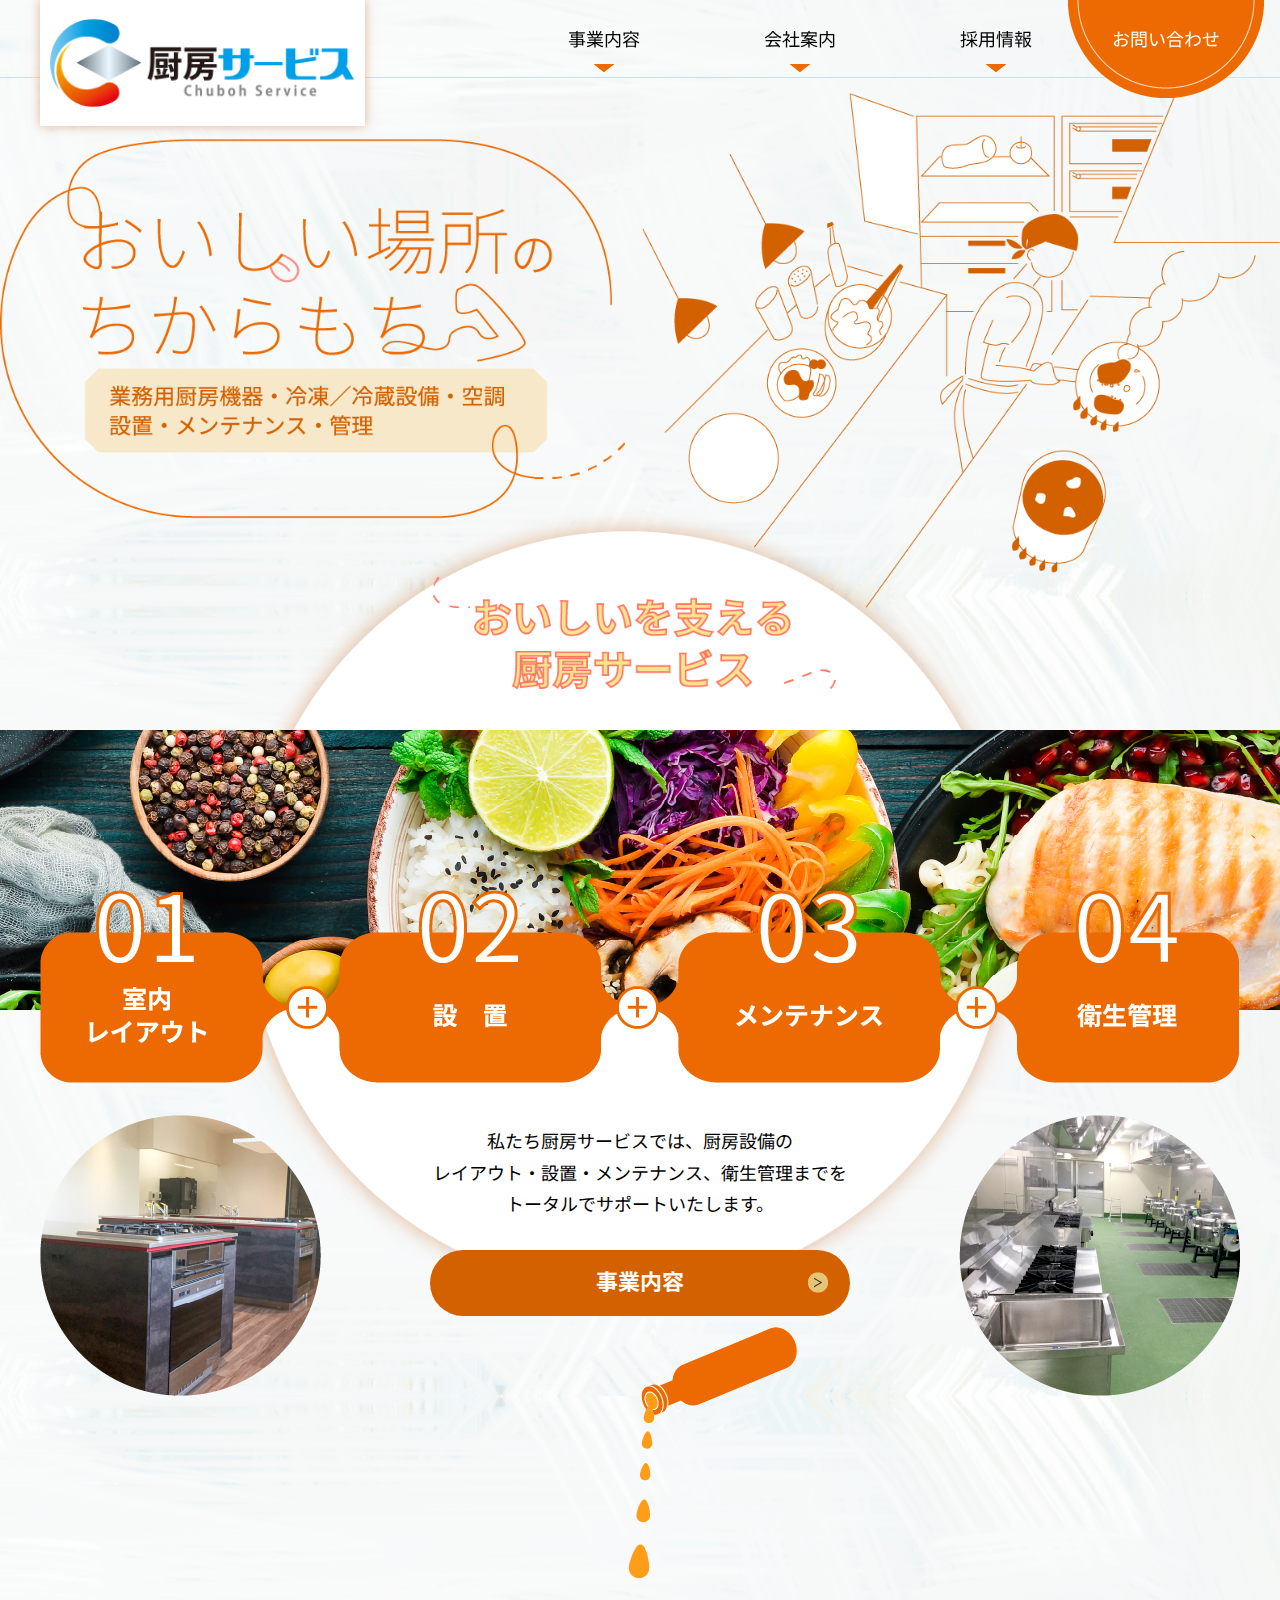
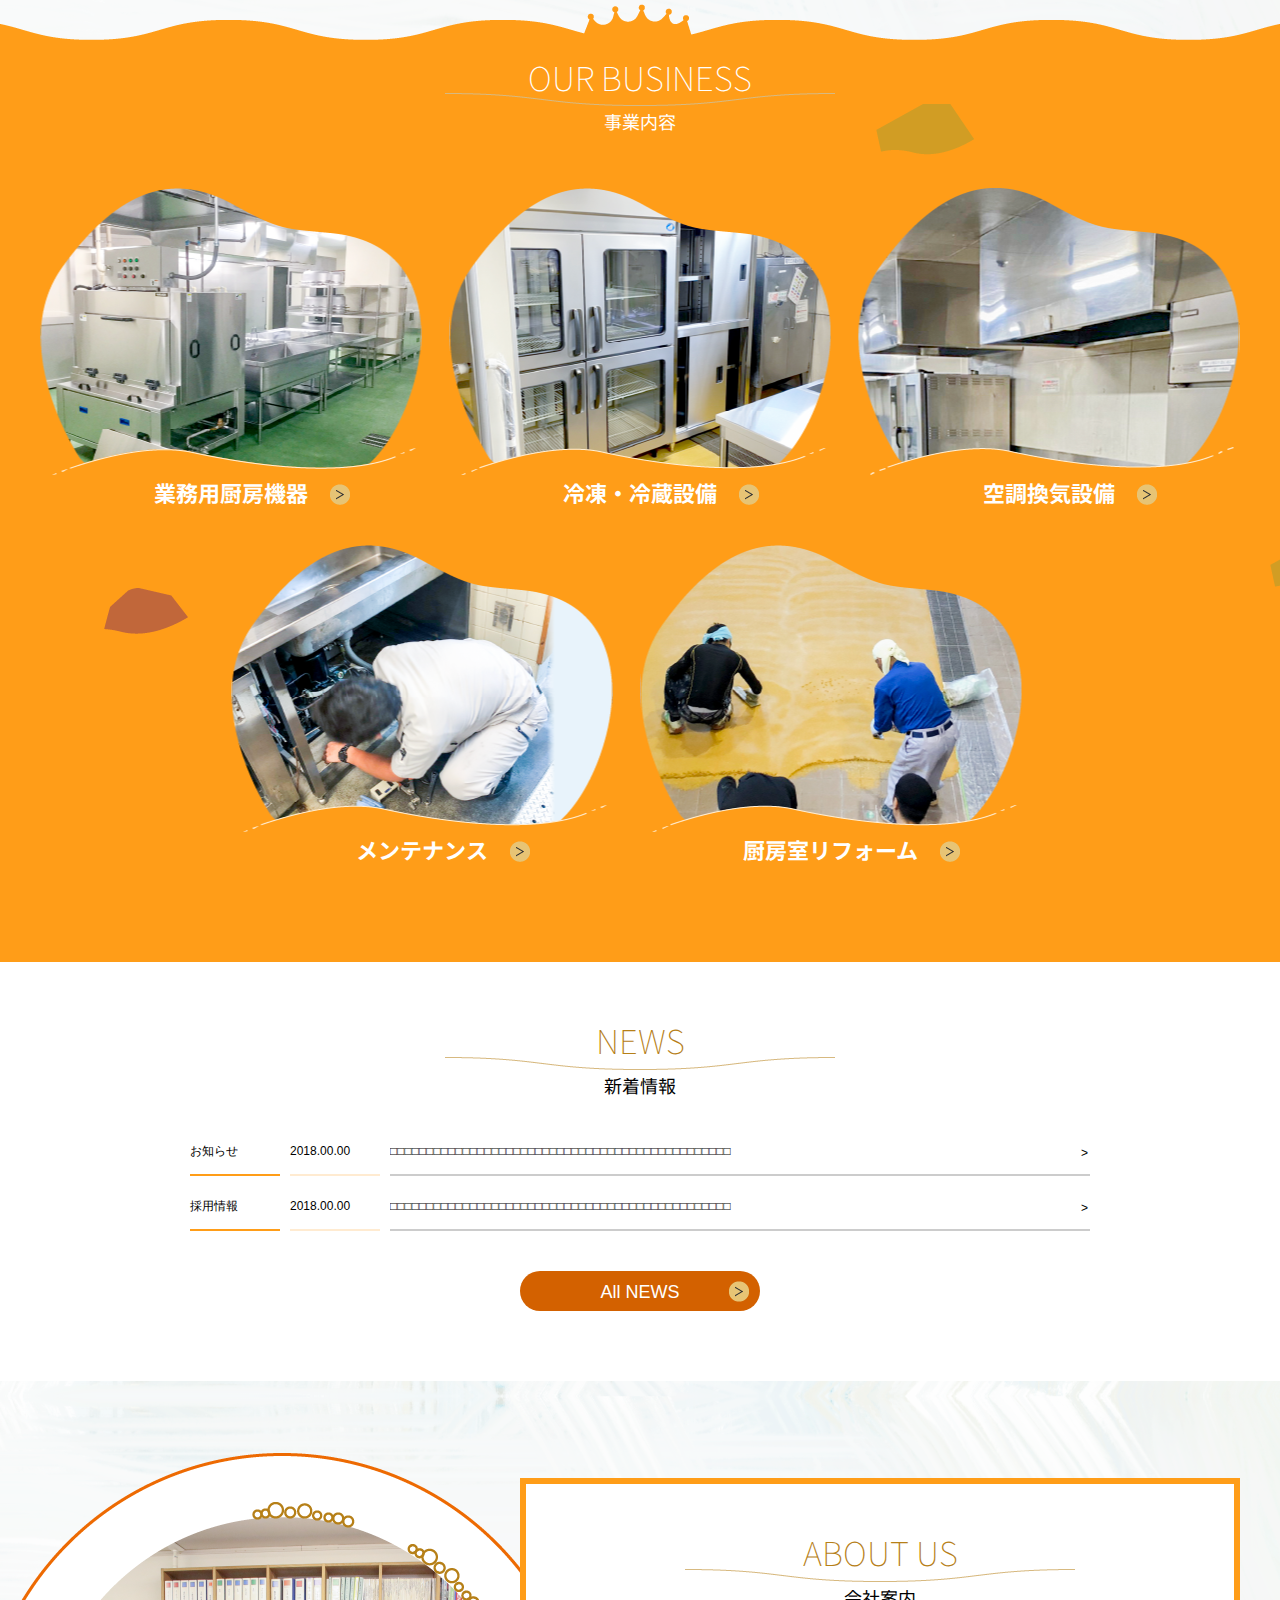
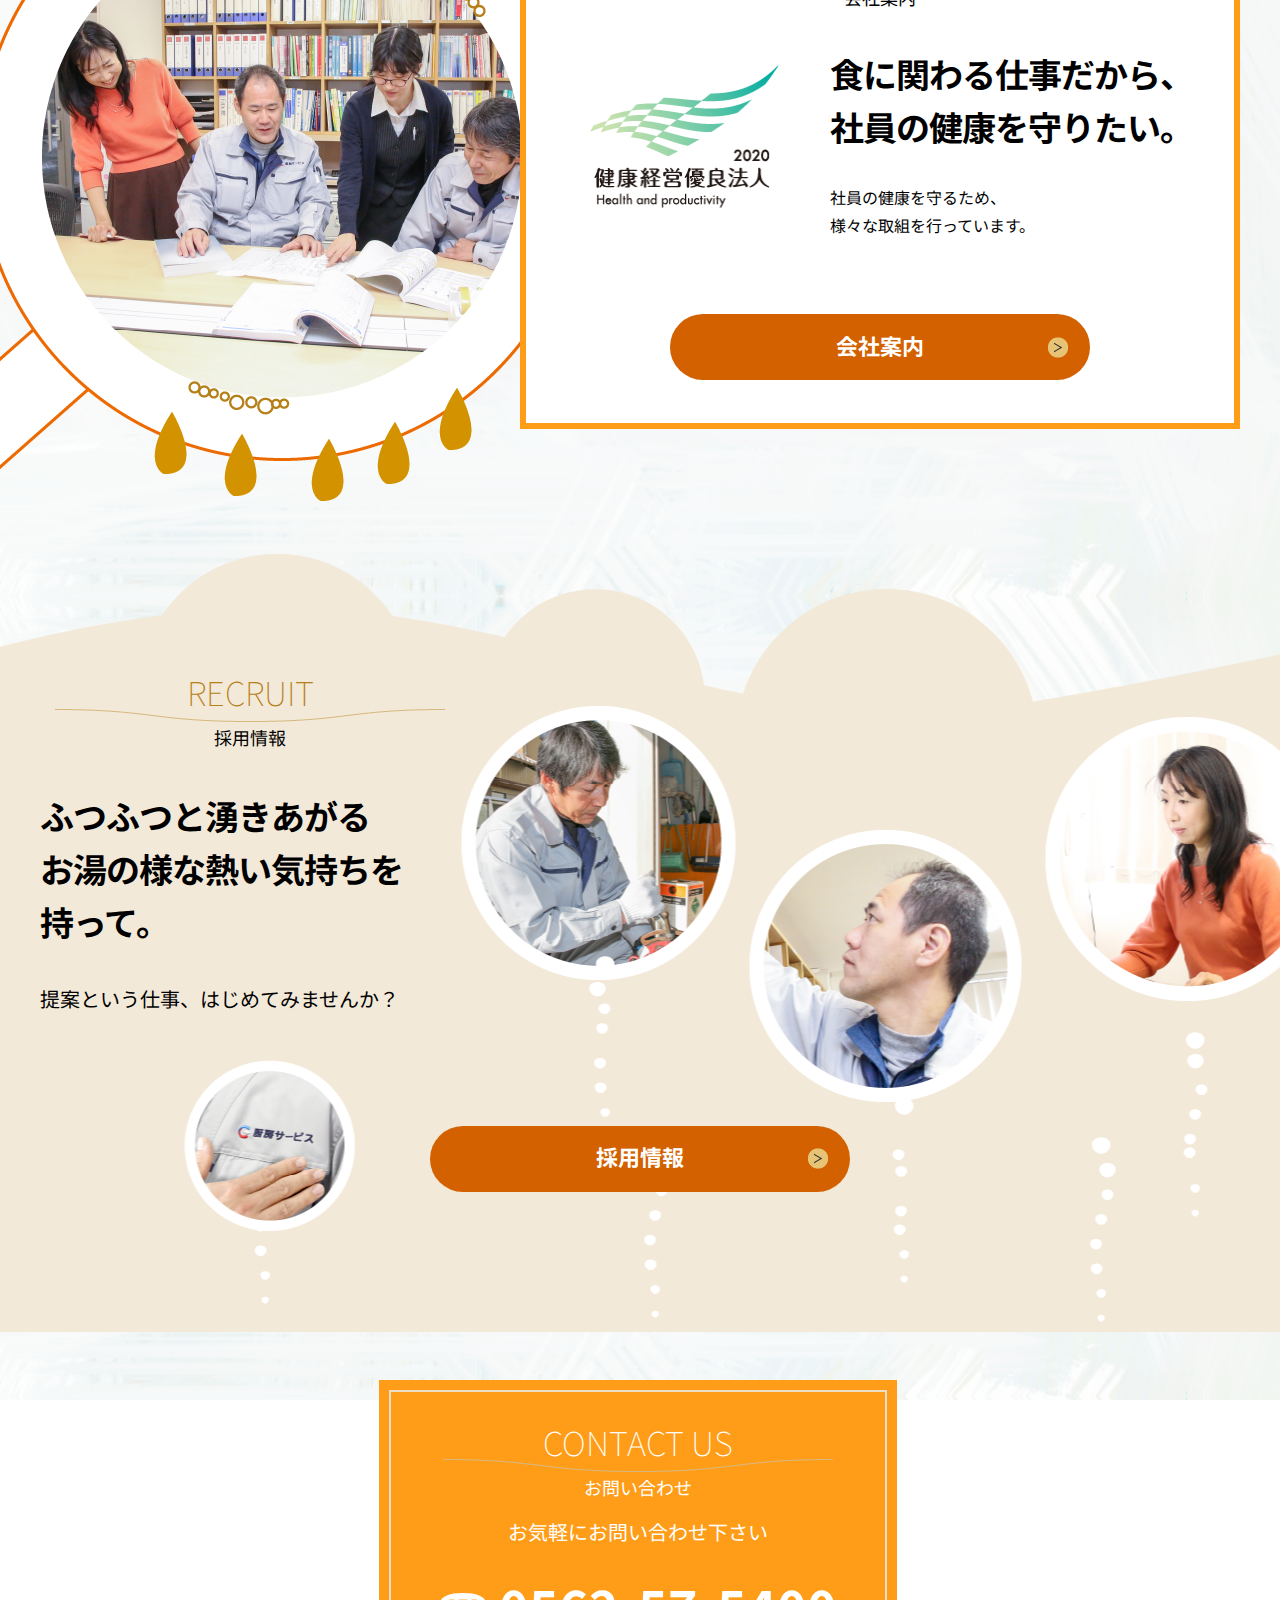
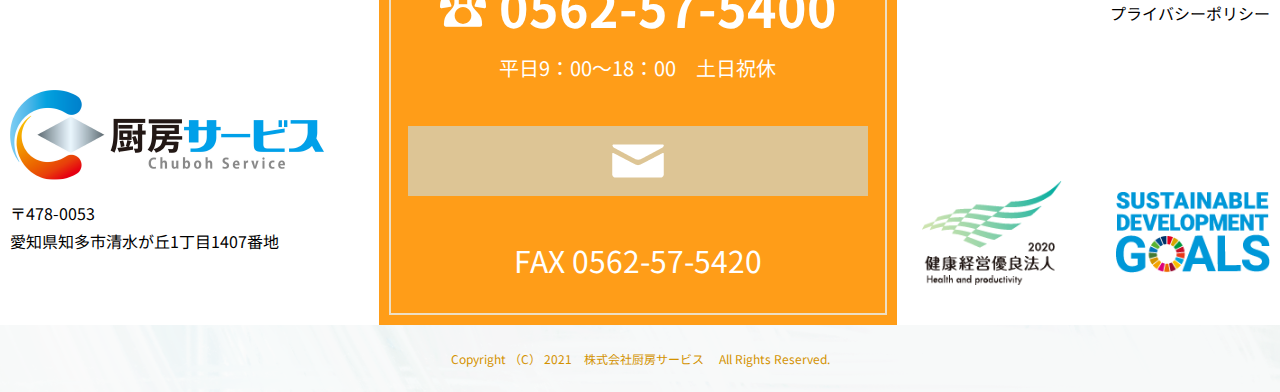
<file: index.html>
<!doctype html>
<html lang="ja">

<head>
    <meta charset="utf-8">
    <meta http-equiv="X-UA-Compatible" content="IE=edge">
    <meta name="viewport" content="width=device-width, initial-scale=1">
    <meta name="format-detection" content="telephone=no">
    <title>厨房サービス</title>
    <!-- Keywords & Description -->
    <meta name="keywords" content="">
    <meta name="description" content="">
    <!-- End keywords & Description -->
    <!-- Favicon -->
    <link rel="shortcut icon" href="./img/fav-ico.png" type="image/x-icon" />
    <!-- End favicon -->
    <!-- Css reset -->
    <link rel="stylesheet" type="text/css" href="./css/nomalize.css">
    <link rel="stylesheet" type="text/css" href="./css/library.css">
    <link rel="stylesheet" type="text/css" href="./css/slick-theme.css">
    <link rel="stylesheet" type="text/css" href="./css/slick.css">
    <link rel="stylesheet" type="text/css" href="./css/aos.css">
    <link rel="stylesheet" type="text/css" href="./css/style.css">
    <link rel="stylesheet" type="text/css" href="./css/reponsive.css">
    <!-- End css reset -->

</head>

<body>
    <!-- Header -->
    <header>
        <div class="hd_all">
            <div class="hd_logo">
                <h1>
                    <a href="./" class="hv-o"><img src="./img/hd_logo.png" alt="厨房サービス"></a>
                </h1>
            </div>
            <!-- End .hd_logo -->
            <div class="hd_menu_all">
                <div class="menu_main">
                    <ul>
                        <li><a href="./business.html">事業内容</a></li>
                        <li><a href="./about.html">会社案内</a></li>
                        <li><a href="./recruit.html">採用情報</a></li>
                        <li class="menu_contact"><a href="./contact.html">お問い合わせ</a></li>
                    </ul>
                </div>
                <!-- End .menu_main -->
                <div class="menu_sub">
                    <div class="all_contentsub">
                        <ul class="sub_business">
                            <li><a href="./business01.html">業務用厨房機器</a></li>
                            <li><a href="./business04.html">メンテナンス</a></li>
                            <li><a href="./business02.html">冷凍・冷蔵設備</a></li>
                            <li><a href="./business05.html">厨房室リフォーム</a></li>
                            <li><a href="./business03.html">空調換気設備</a></li>
                        </ul>
                        <!-- End .sub_business -->
                        <ul class="sub_about">
                            <li><a href="./outline.html">会社概要</a></li>
                            <li><a href="./history.html">会社沿革</a></li>
                        </ul>
                        <!-- End .sub_about -->
                        <ul class="sub_recruit">
                            <li><a href="./interview.html">先輩メッセージ</a></li>
                        </ul>
                        <!-- End .sub_recruit -->
                    </div>
                </div>
                <!-- End .menu_sub -->
            </div>
            <!-- End .hd_menu_all -->
            <div class="menu_sp">
                <div class="btn_menu">
                    <div id="menu_hambur">
                        <span></span>
                        <span></span>
                        <span></span>
                        <span></span>
                    </div>
                </div>
                <div class="div_menu">
                    <ul>
                        <li>
                            <a href="./business.html">事業内容</a>
                            <div class="btn_sub_menu"></div>
                            <ul class="sub_menu">
                                <li><a href="./business01.html">業務用厨房機器</a></li>
                                <li><a href="./business02.html">冷凍・冷蔵設備</a></li>
                                <li><a href="./business03.html">空調換気設備</a></li>
                                <li><a href="./business04.html">メンテナンス</a></li>
                                <li><a href="./business05.html">厨房室リフォーム</a></li>
                            </ul>
                        </li>
                        <li>
                            <a href="./about.html">会社案内</a>
                            <div class="btn_sub_menu"></div>
                            <ul class="sub_menu">
                                <li><a href="./outline.html">会社概要</a></li>
                                <li><a href="./history.html">会社沿革</a></li>
                            </ul>
                        </li>
                        <li>
                            <a href="./recruit.html">採用情報</a>
                            <div class="btn_sub_menu"></div>
                            <ul class="sub_menu">
                                <li><a href="./interview.html">先輩メッセージ</a></li>
                            </ul>
                        </li>
                        <li>
                            <a href="./contact.html">お問い合わせ</a>
                        </li>
                    </ul>
                </div>
            </div>
        </div>
    </header>
    <!-- End header -->

    <!-- Content -->
    <section id="top_banner">
        <div class="all_banner">
            <img class="hide_sp" src="./img/top_img01_a.png" alt="おいしい場所のちからもち業務用厨房機器・冷凍／冷蔵設備・空調設置・メンテナンス・管理">
            <img class="show_sp" src="./img/top_img01_sp_a.png" alt="おいしい場所のちからもち業務用厨房機器・冷凍／冷蔵設備・空調設置・メンテナンス・管理">
            <img class="show_sp2" src="./img/top_img01_sp2_a.png" alt="おいしい場所のちからもち業務用厨房機器・冷凍／冷蔵設備・空調設置・メンテナンス・管理">
        </div>
    </section>
    <!-- End #top_banner -->

    <section id="top_content01">
        <div class="cont">
            <div class="img">
                <img class="hide_sp" src="./img/top_img02.png" alt="室内レイアウト+設　置+メンテナンス+衛生管理">
                <img class="show_sp" src="./img/top_img02_sp.png" alt="室内レイアウト+設　置+メンテナンス+衛生管理">
            </div>
            <div class="div_content">
                <h3 class="img img01">
                    <img src="./img/top_img03.png" alt="室内レイアウト+設　置+メンテナンス+衛生管理">
                </h3>
                <div class="txt">
                    私たち厨房サービスでは、厨房設備の<br>
                    レイアウト・設置・メンテナンス、衛生管理までを<br>
                    トータルでサポートいたします。
                    <a class="btn_style01 hv-o" href="./business.html">
                        事業内容
                    </a>
                    <div class="div_imgbottom">
                        <img src="./img/top_img05.png" alt="BUSINESS">
                    </div>
                </div>
                <div class="img img02">
                    <img src="./img/top_img04.png" alt="室内レイアウト+設　置+メンテナンス+衛生管理">
                </div>
            </div>
        </div>
    </section>
    <!-- End #top_content01 -->

    <section id="top_business"> 
        <div class="cont">
            <h3 class="title_style01">
                <span class="title01">
                    OUR BUSINESS
                </span>
                <span class="title02">
                    事業内容
                </span>
            </h3>
            <div class="all_content">
                <a href="./business01.html" style="background-image: url(./img/top_img06.png)">
                    <p>業務用厨房機器</p>
                </a>
                <a href="./business02.html" style="background-image: url(./img/top_img07.png)">
                    <p>冷凍・冷蔵設備</p>
                </a>
                <a href="./business03.html" style="background-image: url(./img/top_img08.png)">
                    <p>空調換気設備</p>
                </a>
                <a href="./business04.html" style="background-image: url(./img/top_img09.png)">
                    <p>メンテナンス</p>
                </a>
                <a href="./business05.html" style="background-image: url(./img/top_img10.png)">
                    <p>厨房室リフォーム</p>
                </a>
            </div>
        </div>
    </section>
    <!-- End #top_business -->

    <section id="top_news"> 
        <div class="cont">
            <h3 class="title_style01 cl02">
                <span class="title01">
                    NEWS
                </span>
                <span class="title02">
                    新着情報
                </span>
            </h3>
            <div class="all_news">
                <a class="item_news hv-o" href="#">
                    <p class="txt_cate">
                        お知らせ
                    </p>
                    <p class="txt_date">
                        2018.00.00
                    </p>
                    <p class="txt_title">
                        □□□□□□□□□□□□□□□□□□□□□□□□□□□□□□□□□□□□□□□□□□□□□□□
                    </p>
                </a>
                <a class="item_news hv-o" href="#">
                    <p class="txt_cate">
                        採用情報
                    </p>
                    <p class="txt_date">
                        2018.00.00
                    </p>
                    <p class="txt_title">
                        □□□□□□□□□□□□□□□□□□□□□□□□□□□□□□□□□□□□□□□□□□□□□□□
                    </p>
                </a>
            </div>
            <a class="btn_news hv-o" href="#">
                All NEWS
            </a>
        </div>
    </section>
    <!-- End #top_news -->

    <section id="top_about">
        <div class="cont">
            <div class="all_content_about">
                <h3 class="title_style01 cl02">
                    <span class="title01">
                        ABOUT US
                    </span>
                    <span class="title02">
                        会社案内
                    </span>
                </h3>
                <div class="about_row01">
                    <div class="img">
                        <img src="./img/top_img13.png" alt="ABOUT US">
                    </div>
                    <div class="all_txt">
                        <div class="title">
                            食に関わる仕事だから、<br>社員の健康を守りたい。
                        </div>
                        <div class="txt">
                            社員の健康を守るため、<br>様々な取組を行っています。  
                        </div>
                    </div>
                    <a class="btn_style01 hv-o" href="./about.html">
                        会社案内
                    </a>
                </div>
            </div>
        </div>
        <div class="all_content_recruit">
            <div class="cont">
                <div class="all_content">
                    <h3 class="title_style01 cl02">
                        <span class="title01">
                            RECRUIT
                        </span>
                        <span class="title02">
                            採用情報
                        </span>
                    </h3>
                    <div class="all_txt">
                        <div class="title">
                            ふつふつと湧きあがる<br>お湯の様な熱い気持ちを<br>持って。
                        </div>
                        <div class="txt">
                            提案という仕事、はじめてみませんか？
                        </div>
                    </div>
                </div>
                <a class="btn_style01 hv-o" href="./recruit.html">
                    採用情報
                </a>
            </div>
        </div>
    </section>
    <!-- End #top_news -->

    <!-- End content -->

    <!-- Footer -->
    <footer>
        <div class="div_backtop"></div>
        <div class="ft_all">
            <div class="ft_bg ft_bg_top">
                <div class="ft_content">
                    <div class="ft_logo">
                        <a href="./" class="hv-o">
                            <img src="./img/ft_logo.png" alt="厨房サービス">
                        </a>
                        <div class="txt">
                            〒478-0053<br>愛知県知多市清水が丘1丁目1407番地
                        </div>
                    </div>
                    <!-- End .ft_logo -->
                    <div class="ft_contact">
                        <div class="bg">
                            <h3 class="title_style01">
                                <span class="title01">
                                    CONTACT US
                                </span>
                                <span class="title02">
                                    お問い合わせ
                                </span>
                            </h3>
                            <div class="txt01">
                                お気軽にお問い合わせ下さい
                            </div>
                            <a class="txt_tel" href="tel:0562575400">
                                ☎ 0562-57-5400
                            </a>
                            <div class="txt02">
                                平日9：00～18：00　土日祝休
                            </div>
                            <a href="./contact.html" class="hv-o btn_contact">
                                <img src="./img/ft_contact.png" alt="Contact">
                            </a>
                            <div class="txt_fax">
                                FAX 0562-57-5420
                            </div>
                        </div>
                    </div>
                    <!-- End .ft_contact -->
                    <div class="ft_link">
                        <a href="./privacy.html" class="link_privacy">
                            プライバシーポリシー
                        </a>
                        <div class="div_linklogo">
                            <a href="#" class="hv-o">
                                <img src="./img/ft_logo01.png" alt="健康経営優良法人">
                            </a>
                            <a href="#" class="hv-o">
                                <img src="./img/ft_logo02.png" alt="SUSTAINABLE DEVELOPMENT GOALS"></a>
                        </div>
                    </div>
                    <!-- End .ft_link -->
                </div>
            </div>
            <div class="ft_copyright">
                <div class="cont">
                    Copyright （C） 2021　株式会社厨房サービス　 <br class="show_sp">All Rights Reserved.
                </div>
            </div>
        </div>
    </footer>
    <!-- End footer -->

    <!-- Jquery pagetop -->
    <script src="./js/jquery-2.0.0b1.js"></script>
    <script src="./js/aos.js"></script>
    <script src="./js/slick.js"></script>
    <script src="./js/script.js"></script>
    <script src="./js/check_browser.js"></script>
</body>

</html>
</file>
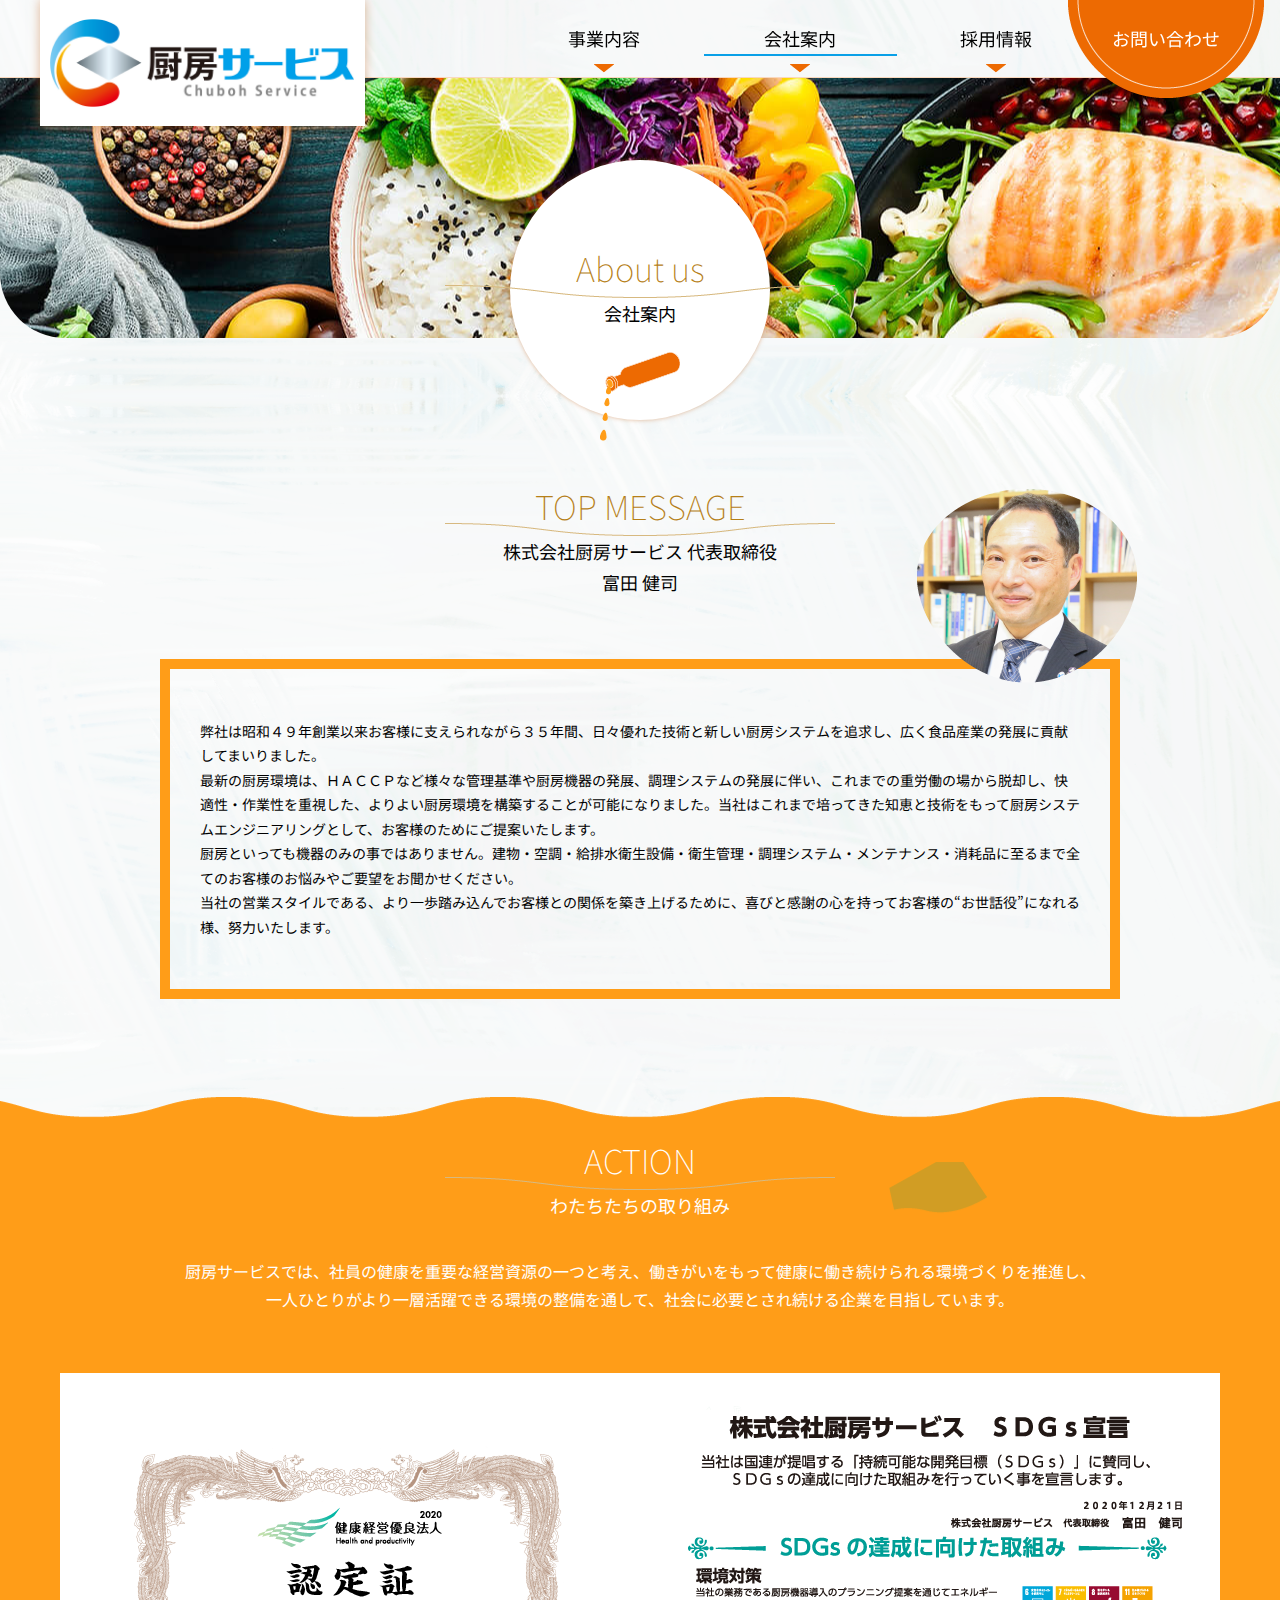
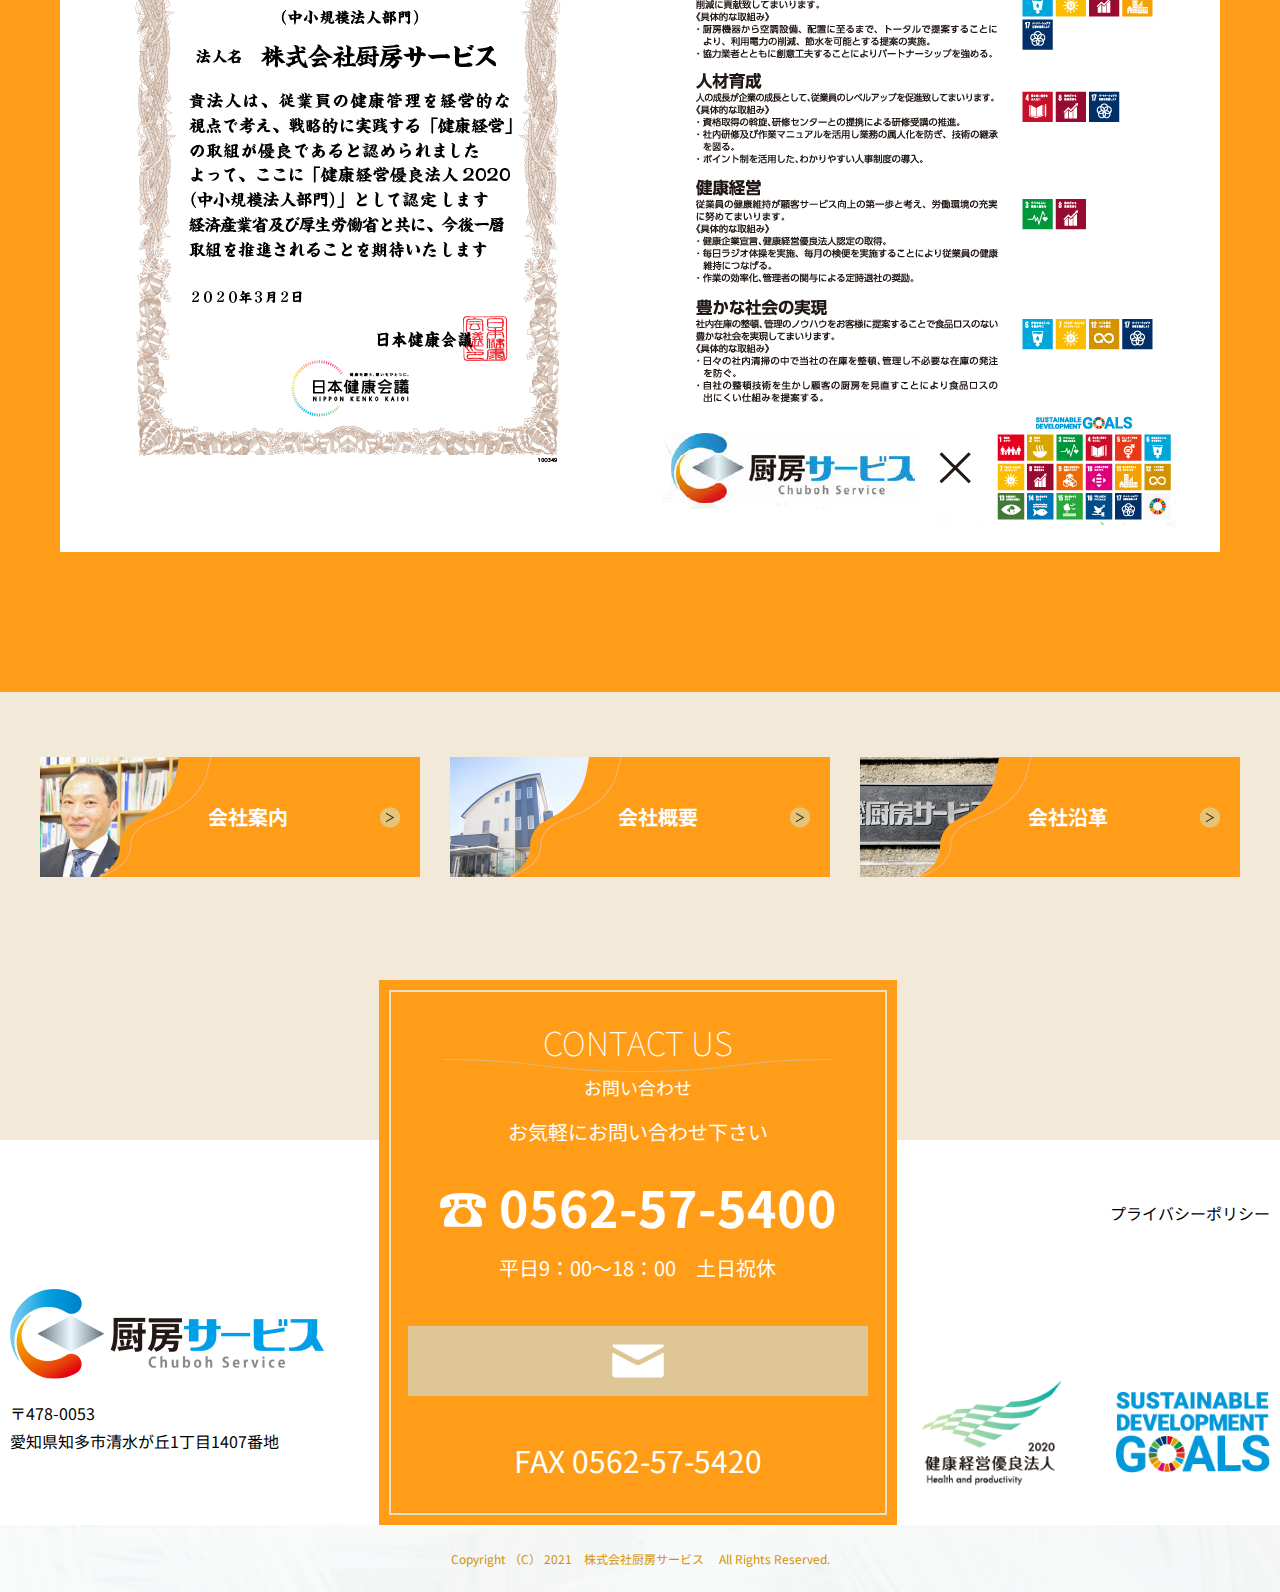
<file: about.html>
<!doctype html>
<html lang="ja">

<head>
    <meta charset="utf-8">
    <meta http-equiv="X-UA-Compatible" content="IE=edge">
    <meta name="viewport" content="width=device-width, initial-scale=1">
    <meta name="format-detection" content="telephone=no">
    <title>会社案内 | 厨房サービス</title>
    <!-- Favicon -->
    <link rel="shortcut icon" href="./img/fav-ico.png" type="image/x-icon" />
    <!-- End favicon -->
    <!-- Css reset -->
    <link rel="stylesheet" type="text/css" href="./css/nomalize.css">
    <link rel="stylesheet" type="text/css" href="./css/library.css">
    <link rel="stylesheet" type="text/css" href="./css/slick-theme.css">
    <link rel="stylesheet" type="text/css" href="./css/slick.css">
    <link rel="stylesheet" type="text/css" href="./css/aos.css">
    <link rel="stylesheet" type="text/css" href="./css/style.css">
    <link rel="stylesheet" type="text/css" href="./css/reponsive.css">
    <!-- End css reset -->

</head>

<body>
    <!-- Header -->
    <header>
        <div class="hd_all">
            <div class="hd_logo">
                <h1>
                    <a href="./" class="hv-o"><img src="./img/hd_logo.png" alt="厨房サービス"></a>
                </h1>
            </div>
            <!-- End .hd_logo -->
            <div class="hd_menu_all">
                <div class="menu_main">
                    <ul>
                        <li><a href="./business.html">事業内容</a></li>
                        <li class="active"><a href="./about.html">会社案内</a></li>
                        <li><a href="./recruit.html">採用情報</a></li>
                        <li class="menu_contact"><a href="./contact.html">お問い合わせ</a></li>
                    </ul>
                </div>
                <!-- End .menu_main -->
                <div class="menu_sub">
                    <div class="all_contentsub">
                        <ul class="sub_business">
                            <li><a href="./business01.html">業務用厨房機器</a></li>
                            <li><a href="./business04.html">メンテナンス</a></li>
                            <li><a href="./business02.html">冷凍・冷蔵設備</a></li>
                            <li><a href="./business05.html">厨房室リフォーム</a></li>
                            <li><a href="./business03.html">空調換気設備</a></li>
                        </ul>
                        <!-- End .sub_business -->
                        <ul class="sub_about">
                            <li><a href="./outline.html">会社概要</a></li>
                            <li><a href="./history.html">会社沿革</a></li>
                        </ul>
                        <!-- End .sub_about -->
                        <ul class="sub_recruit">
                            <li><a href="./interview.html">先輩メッセージ</a></li>
                        </ul>
                        <!-- End .sub_recruit -->
                    </div>
                </div>
                <!-- End .menu_sub -->
            </div>
            <!-- End .hd_menu_all -->
            <div class="menu_sp">
                <div class="btn_menu">
                    <div id="menu_hambur">
                        <span></span>
                        <span></span>
                        <span></span>
                        <span></span>
                    </div>
                </div>
                <div class="div_menu">
                    <ul>
                        <li>
                            <a href="./business.html">事業内容</a>
                            <div class="btn_sub_menu"></div>
                            <ul class="sub_menu">
                                <li><a href="./business01.html">業務用厨房機器</a></li>
                                <li><a href="./business02.html">冷凍・冷蔵設備</a></li>
                                <li><a href="./business03.html">空調換気設備</a></li>
                                <li><a href="./business04.html">メンテナンス</a></li>
                                <li><a href="./business05.html">厨房室リフォーム</a></li>
                            </ul>
                        </li>
                        <li class="active">
                            <a href="./about.html">会社案内</a>
                            <div class="btn_sub_menu"></div>
                            <ul class="sub_menu">
                                <li><a href="./outline.html">会社概要</a></li>
                                <li><a href="./history.html">会社沿革</a></li>
                            </ul>
                        </li>
                        <li>
                            <a href="./recruit.html">採用情報</a>
                            <div class="btn_sub_menu"></div>
                            <ul class="sub_menu">
                                <li><a href="./interview.html">先輩メッセージ</a></li>
                            </ul>
                        </li>
                        <li>
                            <a href="./contact.html">お問い合わせ</a>
                        </li>
                    </ul>
                </div>
            </div>
        </div>
    </header>
    <!-- End header -->

    <!-- Content -->
    <section id="page_banner">
        <div class="all_banners">
            <div class="img_banner" style="background-image: url(./img/page_banner1.jpeg)"></div>
            <div class="all_content">
                <div class="div_circle"></div>
                <div class="banner_content">
                    <h3 class="title_style01 cl02">
                        <span class="title01">
                            About us
                        </span>
                        <span class="title02">
                            会社案内
                        </span>
                    </h3>
                    <div class="img">
                        <img src="./img/page_icon.png" alt="BUSINESS">
                    </div>
                </div>
            </div>
        </div>
    </section>
    <!-- End #page_banner -->

    <section id="about_content01">
        <div class="cont">
            <h3 class="title_style01 cl02">
                <span class="title01">
                    TOP MESSAGE
                </span>
                <span class="title02">
                    株式会社厨房サービス 代表取締役<br class="hide_sp">富田 健司
                </span>
            </h3>
            <div class="div_content">
                <div class="img" style="background-image: url(./img/about_img01.png)"></div>
                <div class="txt">
                    弊社は昭和４９年創業以来お客様に支えられながら３５年間、日々優れた技術と新しい厨房システムを追求し、広く食品産業の発展に貢献してまいりました。<br>
                    最新の厨房環境は、ＨＡＣＣＰなど様々な管理基準や厨房機器の発展、調理システムの発展に伴い、これまでの重労働の場から脱却し、快適性・作業性を重視した、よりよい厨房環境を構築することが可能になりました。当社はこれまで培ってきた知恵と技術をもって厨房システムエンジニアリングとして、お客様のためにご提案いたします。<br>
                    厨房といっても機器のみの事ではありません。建物・空調・給排水衛生設備・衛生管理・調理システム・メンテナンス・消耗品に至るまで全てのお客様のお悩みやご要望をお聞かせください。<br>
                    当社の営業スタイルである、より一歩踏み込んでお客様との関係を築き上げるために、喜びと感謝の心を持ってお客様の“お世話役”になれる様、努力いたします。
                </div>
            </div>
        </div>
    </section>
    <!-- End #about_content01 -->

    <section id="about_content02">
        <div class="cont">
            <h3 class="title_style01">
                <span class="title01">
                    ACTION
                </span>
                <span class="title02">
                    わたちたちの取り組み
                </span>
            </h3>
            <div class="txt">
                厨房サービスでは、社員の健康を重要な経営資源の一つと考え、働きがいをもって健康に働き続けられる環境づくりを推進し、<br class="hide_sp">
                一人ひとりがより一層活躍できる環境の整備を通して、社会に必要とされ続ける企業を目指しています。
            </div>
            <div class="div_img">
                <img src="./img/about_img02.png" alt="ACTION">
                <img src="./img/about_img03.png" alt="ACTION">
            </div>
        </div>
    </section>
    <!-- End #about_content01 -->

    <section id="business_menu" class="about_sec">
        <div class="cont">
            <div class="all_menu">
                <a href="./about.html" style="background-image: url(./img/about_img04.png)" class="item hv-o">会社案内</a>
                <a href="./outline.html" style="background-image: url(./img/about_img05.png)" class="item hv-o">会社概要</a>
                <a href="./history.html" style="background-image: url(./img/about_img06.png)" class="item hv-o">会社沿革</a>
            </div>
        </div>
    </section>
    <!-- End #business05 -->

    <!-- End content -->

    <!-- Footer -->
    <footer>
        <div class="div_backtop"></div>
        <div class="ft_all ft_about">
            <div class="ft_bg">
                <div class="ft_content">
                    <div class="ft_logo">
                        <a href="./" class="hv-o">
                            <img src="./img/ft_logo.png" alt="厨房サービス">
                        </a>
                        <div class="txt">
                            〒478-0053<br>愛知県知多市清水が丘1丁目1407番地
                        </div>
                    </div>
                    <!-- End .ft_logo -->
                    <div class="ft_contact">
                        <div class="bg">
                            <h3 class="title_style01">
                                <span class="title01">
                                    CONTACT US
                                </span>
                                <span class="title02">
                                    お問い合わせ
                                </span>
                            </h3>
                            <div class="txt01">
                                お気軽にお問い合わせ下さい
                            </div>
                            <a class="txt_tel" href="tel:0562575400">
                                ☎ 0562-57-5400
                            </a>
                            <div class="txt02">
                                平日9：00～18：00　土日祝休
                            </div>
                            <a href="./contact.html" class="hv-o btn_contact">
                                <img src="./img/ft_contact.png" alt="Contact">
                            </a>
                            <div class="txt_fax">
                                FAX 0562-57-5420
                            </div>
                        </div>
                    </div>
                    <!-- End .ft_contact -->
                    <div class="ft_link">
                        <a href="./privacy.html" class="link_privacy">
                            プライバシーポリシー
                        </a>
                        <div class="div_linklogo">
                            <a href="#" class="hv-o">
                                <img src="./img/ft_logo01.png" alt="健康経営優良法人">
                            </a>
                            <a href="#" class="hv-o">
                                <img src="./img/ft_logo02.png" alt="SUSTAINABLE DEVELOPMENT GOALS"></a>
                        </div>
                    </div>
                    <!-- End .ft_link -->
                </div>
            </div>
            <div class="ft_copyright">
                <div class="cont">
                    Copyright （C） 2021　株式会社厨房サービス　 <br class="show_sp">All Rights Reserved.
                </div>
            </div>
        </div>
    </footer>
    <!-- End footer -->

    <!-- Jquery pagetop -->
    <script src="./js/jquery-2.0.0b1.js"></script>
    <script src="./js/aos.js"></script>
    <script src="./js/slick.js"></script>
    <script src="./js/script.js"></script>
    <script src="./js/script_page.js"></script>
    <script src="./js/check_browser.js"></script>
</body>

</html>
</file>
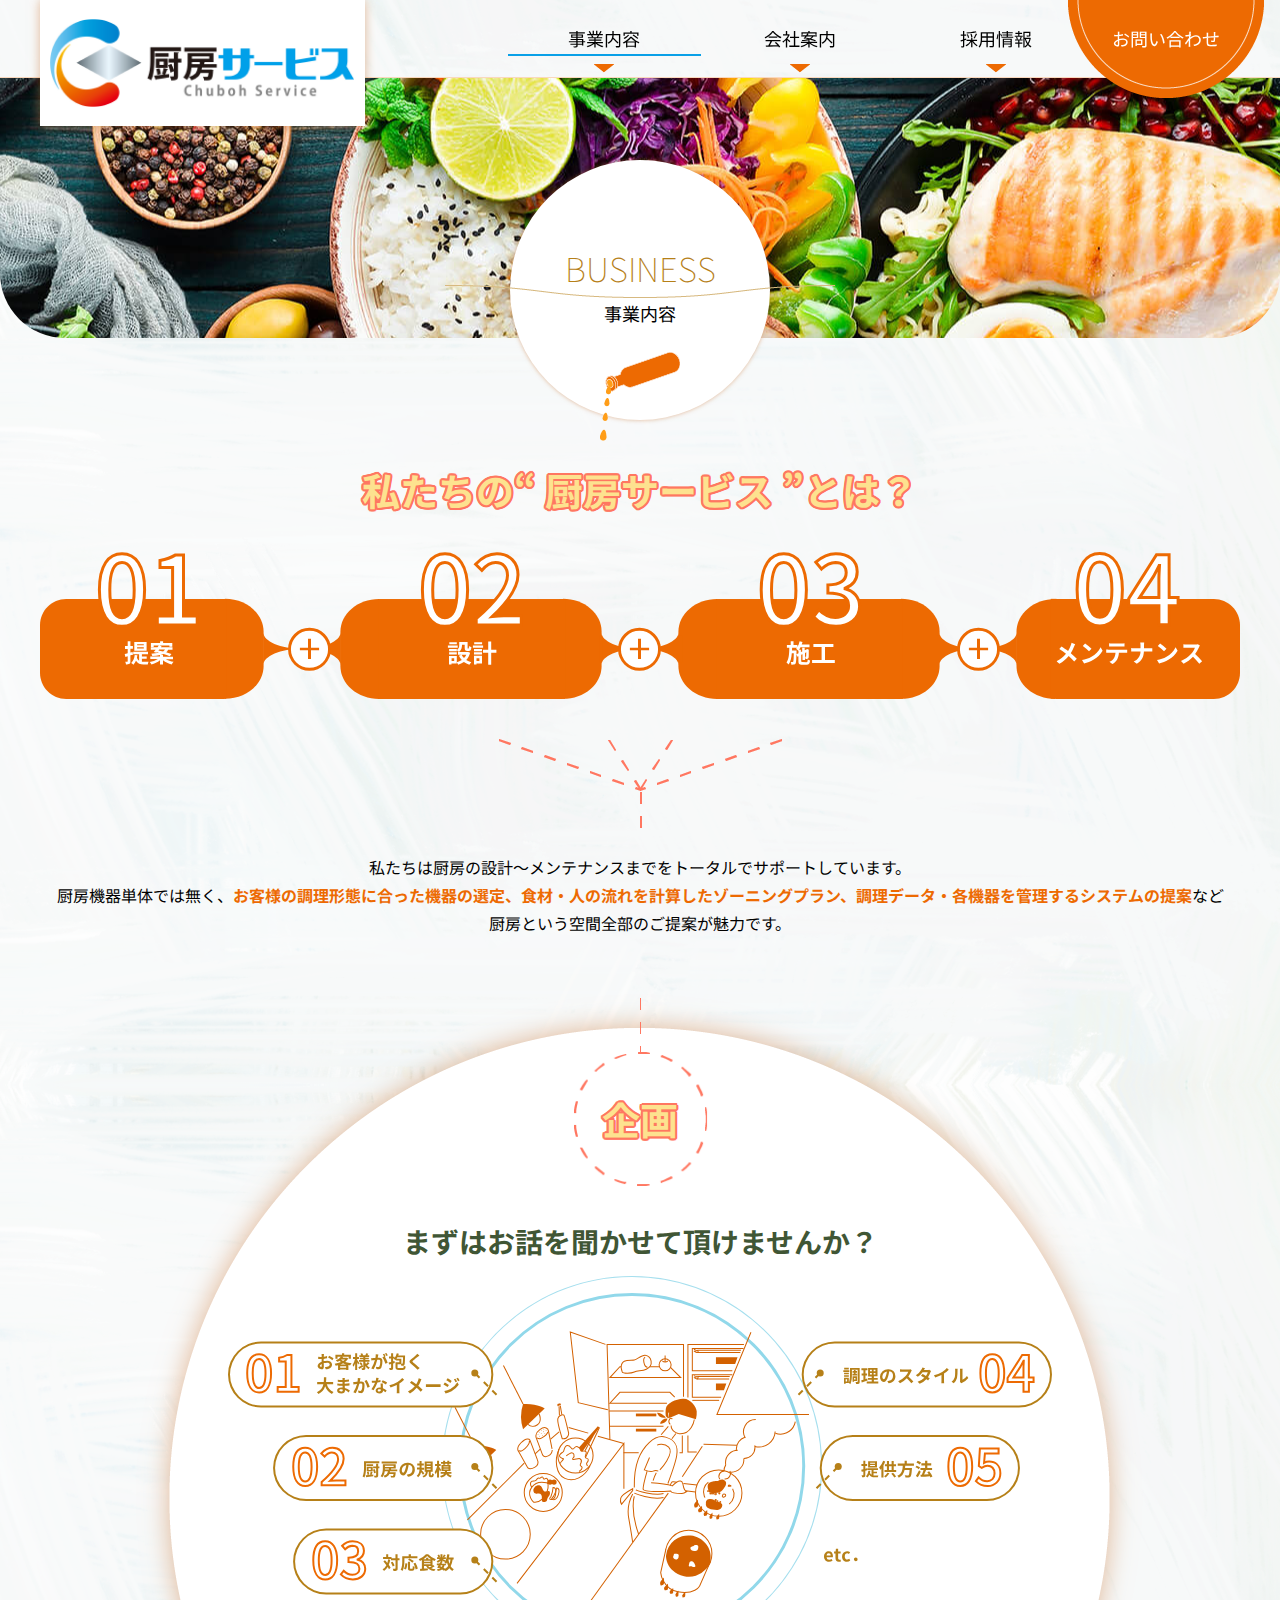
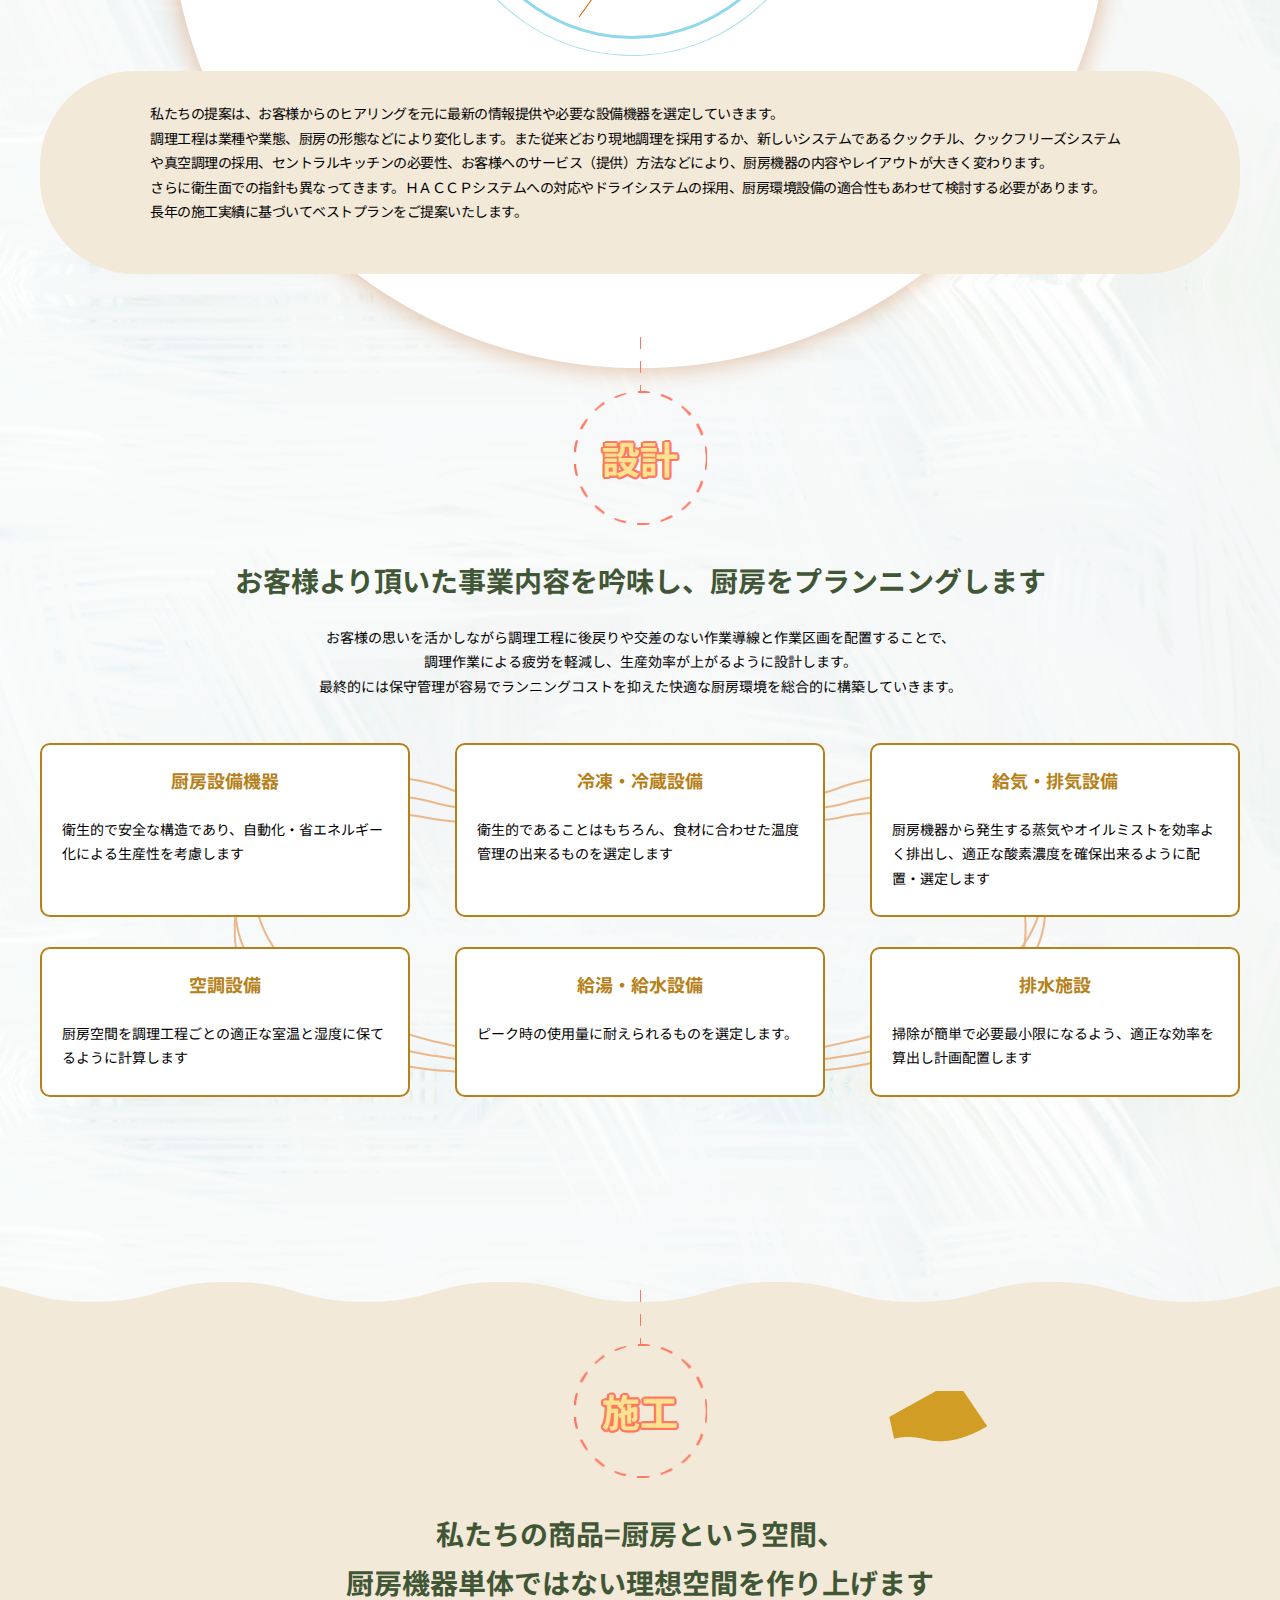
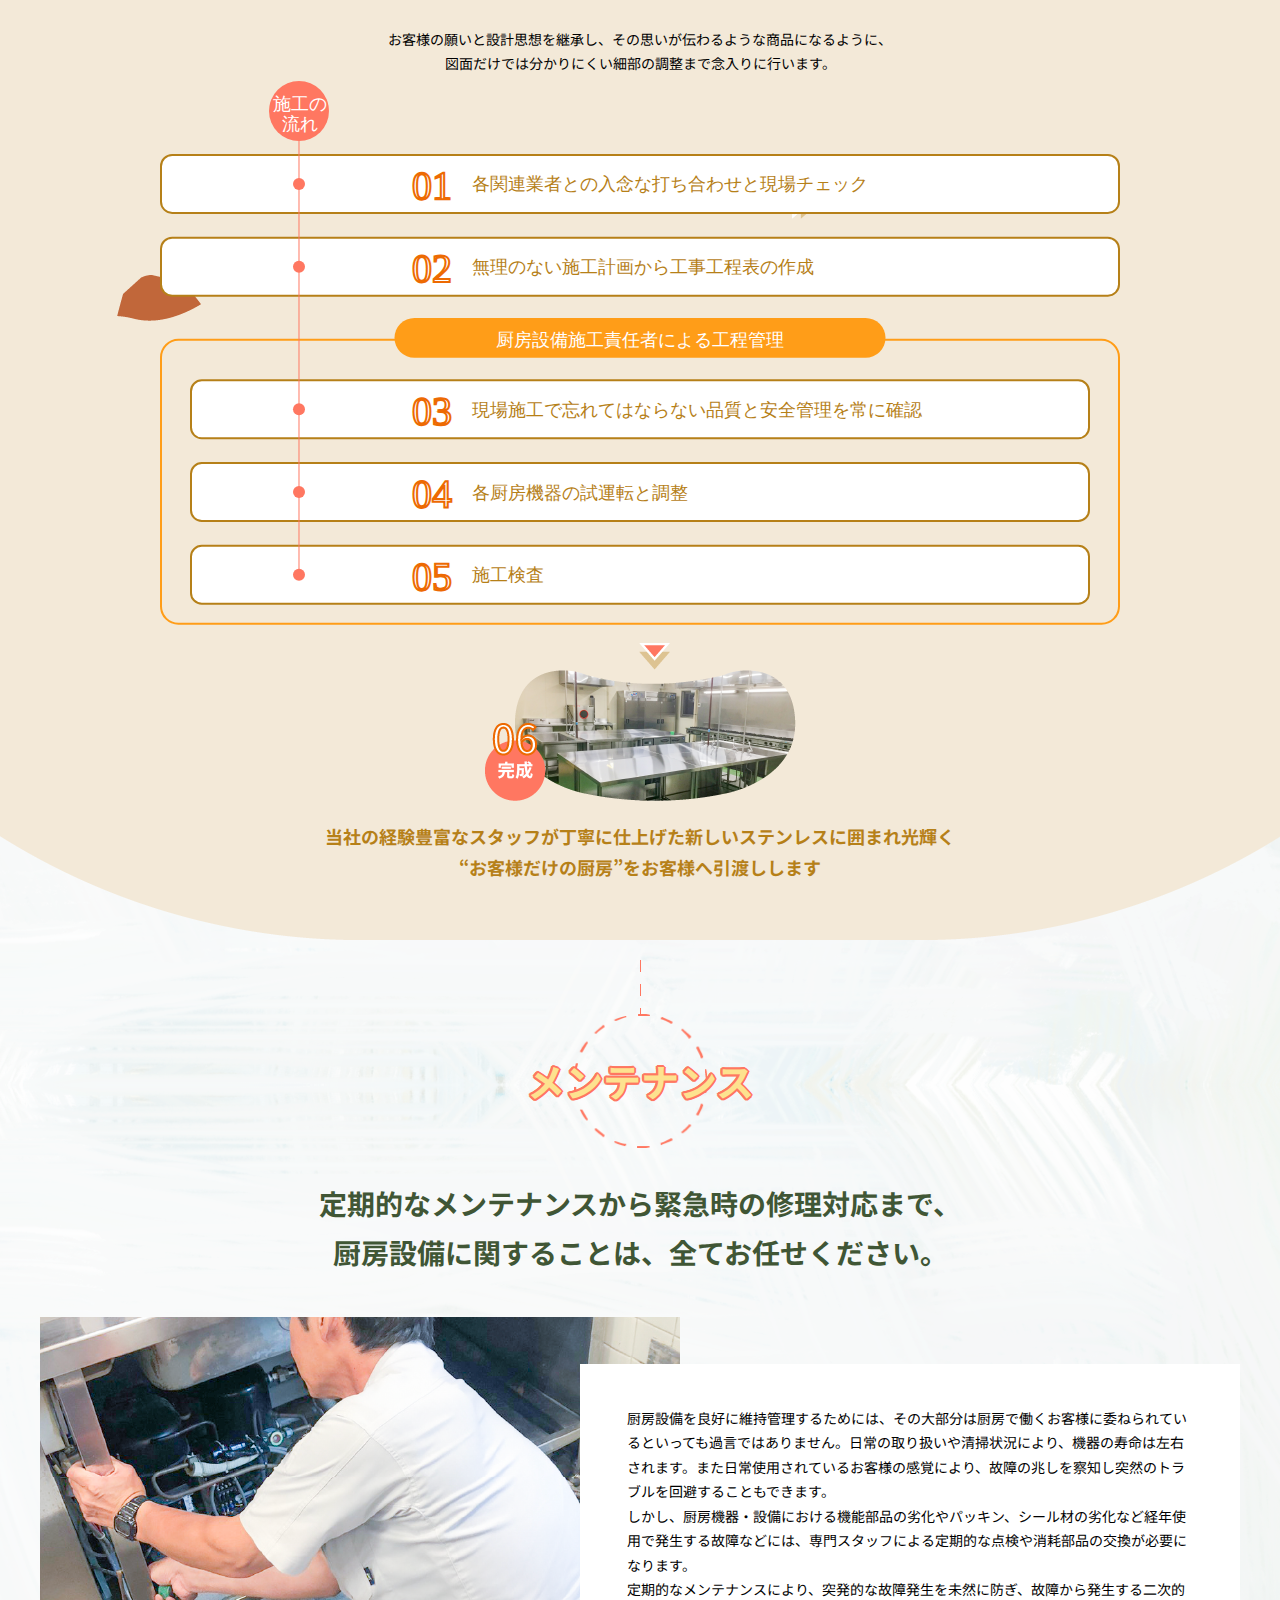
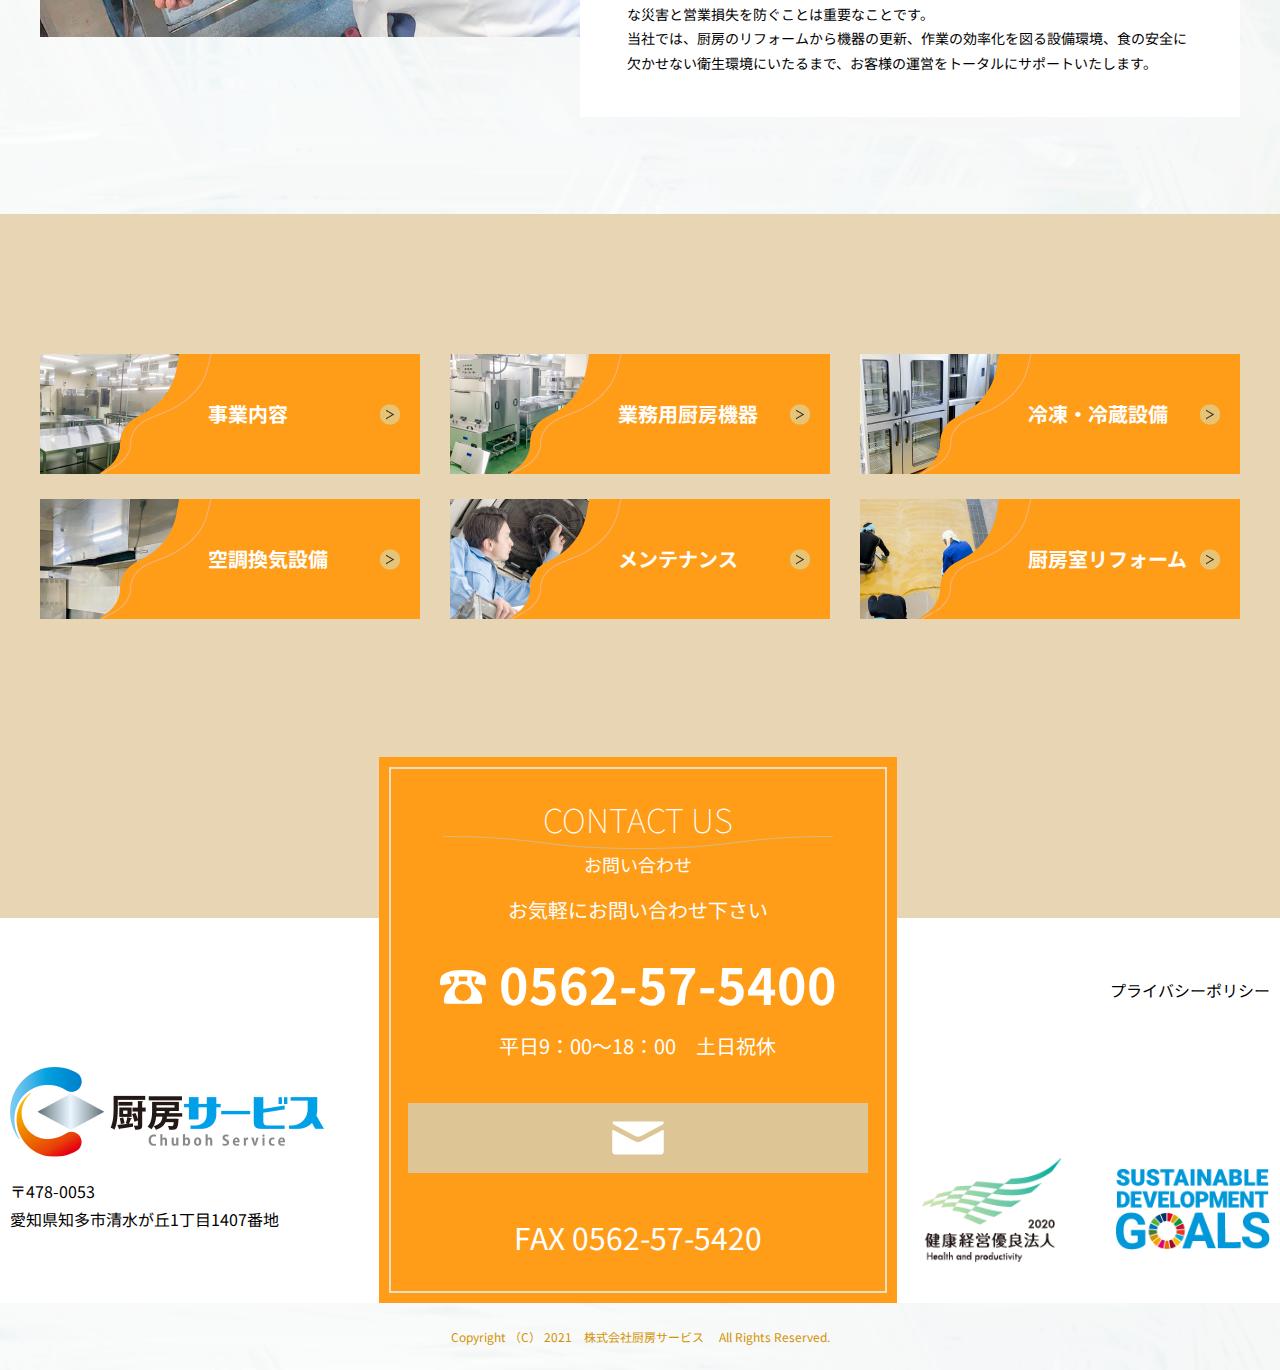
<file: business.html>
<!doctype html>
<html lang="ja">

<head>
    <meta charset="utf-8">
    <meta http-equiv="X-UA-Compatible" content="IE=edge">
    <meta name="viewport" content="width=device-width, initial-scale=1">
    <meta name="format-detection" content="telephone=no">
    <title>事業内容 | 厨房サービス</title>
    <!-- Favicon -->
    <link rel="shortcut icon" href="./img/fav-ico.png" type="image/x-icon" />
    <!-- End favicon -->
    <!-- Css reset -->
    <link rel="stylesheet" type="text/css" href="./css/nomalize.css">
    <link rel="stylesheet" type="text/css" href="./css/library.css">
    <link rel="stylesheet" type="text/css" href="./css/slick-theme.css">
    <link rel="stylesheet" type="text/css" href="./css/slick.css">
    <link rel="stylesheet" type="text/css" href="./css/aos.css">
    <link rel="stylesheet" type="text/css" href="./css/style.css">
    <link rel="stylesheet" type="text/css" href="./css/reponsive.css">
    <!-- End css reset -->

</head>

<body>
    <!-- Header -->
    <header>
        <div class="hd_all">
            <div class="hd_logo">
                <h1>
                    <a href="./" class="hv-o"><img src="./img/hd_logo.png" alt="厨房サービス"></a>
                </h1>
            </div>
            <!-- End .hd_logo -->
            <div class="hd_menu_all">
                <div class="menu_main">
                    <ul>
                        <li class="active"><a href="./business.html">事業内容</a></li>
                        <li><a href="./about.html">会社案内</a></li>
                        <li><a href="./recruit.html">採用情報</a></li>
                        <li class="menu_contact"><a href="./contact.html">お問い合わせ</a></li>
                    </ul>
                </div>
                <!-- End .menu_main -->
                <div class="menu_sub">
                    <div class="all_contentsub">
                        <ul class="sub_business">
                            <li><a href="./business01.html">業務用厨房機器</a></li>
                            <li><a href="./business04.html">メンテナンス</a></li>
                            <li><a href="./business02.html">冷凍・冷蔵設備</a></li>
                            <li><a href="./business05.html">厨房室リフォーム</a></li>
                            <li><a href="./business03.html">空調換気設備</a></li>
                        </ul>
                        <!-- End .sub_business -->
                        <ul class="sub_about">
                            <li><a href="./outline.html">会社概要</a></li>
                            <li><a href="./history.html">会社沿革</a></li>
                        </ul>
                        <!-- End .sub_about -->
                        <ul class="sub_recruit">
                            <li><a href="./interview.html">先輩メッセージ</a></li>
                        </ul>
                        <!-- End .sub_recruit -->
                    </div>
                </div>
                <!-- End .menu_sub -->
            </div>
            <!-- End .hd_menu_all -->
            <div class="menu_sp">
                <div class="btn_menu">
                    <div id="menu_hambur">
                        <span></span>
                        <span></span>
                        <span></span>
                        <span></span>
                    </div>
                </div>
                <div class="div_menu">
                    <ul>
                        <li class="active">
                            <a href="./business.html">事業内容</a>
                            <div class="btn_sub_menu"></div>
                            <ul class="sub_menu">
                                <li><a href="./business01.html">業務用厨房機器</a></li>
                                <li><a href="./business02.html">冷凍・冷蔵設備</a></li>
                                <li><a href="./business03.html">空調換気設備</a></li>
                                <li><a href="./business04.html">メンテナンス</a></li>
                                <li><a href="./business05.html">厨房室リフォーム</a></li>
                            </ul>
                        </li>
                        <li>
                            <a href="./about.html">会社案内</a>
                            <div class="btn_sub_menu"></div>
                            <ul class="sub_menu">
                                <li><a href="./outline.html">会社概要</a></li>
                                <li><a href="./history.html">会社沿革</a></li>
                            </ul>
                        </li>
                        <li>
                            <a href="./recruit.html">採用情報</a>
                            <div class="btn_sub_menu"></div>
                            <ul class="sub_menu">
                                <li><a href="./interview.html">先輩メッセージ</a></li>
                            </ul>
                        </li>
                        <li>
                            <a href="./contact.html">お問い合わせ</a>
                        </li>
                    </ul>
                </div>
            </div>
        </div>
    </header>
    <!-- End header -->

    <!-- Content -->
    <section id="page_banner">
        <div class="all_banners">
            <div class="img_banner" style="background-image: url(./img/page_banner1.jpeg)"></div>
            <div class="all_content">
                <div class="div_circle"></div>
                <div class="banner_content">
                    <h3 class="title_style01 cl02">
                        <span class="title01">
                            BUSINESS
                        </span>
                        <span class="title02">
                            事業内容
                        </span>
                    </h3>
                    <div class="img">
                        <img src="./img/page_icon.png" alt="BUSINESS">
                    </div>
                </div>
            </div>
        </div>
    </section>
    <!-- End #page_banner -->

    <section id="business01">
        <div class="cont">
            <h3 class="txt">
                私たちの“ 厨房サービス ”とは？
            </h3>
            <div class="img">
                <img class="hide_sp" src="./img/business_img01.svg" alt="提案+設計+施工+メンテナンス">
                <img class="show_sp" src="./img/business_img01_sp.svg" alt="提案+設計+施工+メンテナンス">
            </div>
            <div class="img2">
                <img src="./img/business_img02.png" alt="提案+設計+施工+メンテナンス">
            </div>
            <div class="txt2">
                私たちは厨房の設計～メンテナンスまでをトータルでサポートしています。<br>
                厨房機器単体では無く、<strong>お客様の調理形態に合った機器の選定、食材・人の流れを計算したゾーニングプラン、調理データ・各機器を管理するシステムの提案</strong>など厨房という空間全部のご提案が魅力です。
            </div>
        </div>
    </section>
    <!-- End #business01 -->

    <section id="business02">
        <div class="cont">
            <div class="all_title_business">
                <h3 class="title">
                    <span>企画</span>
                </h3>
            </div>
            <div class="txt_note">
                まずはお話を聞かせて頂けませんか？
            </div>
            <div class="img">
                <img src="./img/business_img03.svg" alt="01お客様が抱く大まかなイメージ02厨房の規模03対応食数04調理のスタイル05提供方法">
            </div>
            <div class="all_txt">
                <div class="txt2">
                    私たちの提案は、お客様からのヒアリングを元に最新の情報提供や必要な設備機器を選定していきます。<br>
                    調理工程は業種や業態、厨房の形態などにより変化します。また従来どおり現地調理を採用するか、新しいシステムであるクックチル、クックフリーズシステムや真空調理の採用、セントラルキッチンの必要性、お客様へのサービス（提供）方法などにより、厨房機器の内容やレイアウトが大きく変わります。<br>
                    さらに衛生面での指針も異なってきます。ＨＡＣＣＰシステムへの対応やドライシステムの採用、厨房環境設備の適合性もあわせて検討する必要があります。<br>
                    長年の施工実績に基づいてベストプランをご提案いたします。
                </div>
            </div>
            <div class="all_title_business">
                <h3 class="title">
                    <span>設計</span>
                </h3>
            </div>
            <div class="txt_note">
                お客様より頂いた事業内容を吟味し、厨房をプランニングします
            </div>
            <div class="txt3">
                お客様の思いを活かしながら調理工程に後戻りや交差のない作業導線と作業区画を配置することで、<br>
                調理作業による疲労を軽減し、生産効率が上がるように設計します。<br>
                最終的には保守管理が容易でランニングコストを抑えた快適な厨房環境を総合的に構築していきます。
            </div>
            <div class="all_item">
                <div class="item">
                    <div class="title">厨房設備機器</div>
                    <div class="txt">衛生的で安全な構造であり、自動化・省エネルギー化による生産性を考慮します</div>
                </div>
                <div class="item">
                    <div class="title">冷凍・冷蔵設備</div>
                    <div class="txt">衛生的であることはもちろん、食材に合わせた温度管理の出来るものを選定します</div>
                </div>
                <div class="item">
                    <div class="title">給気・排気設備</div>
                    <div class="txt">厨房機器から発生する蒸気やオイルミストを効率よく排出し、適正な酸素濃度を確保出来るように配置・選定します</div>
                </div>
                <div class="item">
                    <div class="title">空調設備</div>
                    <div class="txt">厨房空間を調理工程ごとの適正な室温と湿度に保てるように計算します</div>
                </div>
                <div class="item">
                    <div class="title">給湯・給水設備</div>
                    <div class="txt">ピーク時の使用量に耐えられるものを選定します。</div>
                </div>
                <div class="item">
                    <div class="title">排水施設</div>
                    <div class="txt">掃除が簡単で必要最小限になるよう、適正な効率を算出し計画配置します</div>
                </div>
            </div>
        </div>
    </section>
    <!-- End #business02 -->

    <section id="business03">
        <div class="cont">
            <div class="all_title_business">
                <h3 class="title">
                    <span>施工</span>
                </h3>
            </div>
            <div class="txt_note">
                私たちの商品=厨房という空間、<br>厨房機器単体ではない理想空間を作り上げます
            </div>
            <div class="txt">
                お客様の願いと設計思想を継承し、その思いが伝わるような商品になるように、<br>図面だけでは分かりにくい細部の調整まで念入りに行います。
            </div>
            <div class="img">
                <img src="./img/business_img08.svg"
                    alt="01各関連業者との入念な打ち合わせと現場チェック02無理のない施工計画から工事工程表の作成03現場施工で忘れてはならない品質と安全管理を常に確認04各厨房機器の試運転と調整05施工検査">
                <img class="img_2" src="./img/business_img09.png" alt="完成">
                <div class="txt">当社の経験豊富なスタッフが丁寧に仕上げた新しいステンレスに囲まれ光輝く<br>“お客様だけの厨房”をお客様へ引渡しします</div>
            </div>
        </div>
    </section>
    <!-- End #business03 -->

    <section id="business04">
        <div class="cont">
            <div class="all_title_business">
                <h3 class="title">
                    <span>メンテナンス</span>
                </h3>
            </div>
            <div class="txt_note">
                定期的なメンテナンスから緊急時の修理対応まで、<br>厨房設備に関することは、全てお任せください。
            </div>
            <div class="div_content">
                <div class="img">
                    <img src="./img/business_img10.png" alt="メンテナンス">
                </div>
                <div class="all_txt">
                    <div class="txt">
                        厨房設備を良好に維持管理するためには、その大部分は厨房で働くお客様に委ねられているといっても過言ではありません。日常の取り扱いや清掃状況により、機器の寿命は左右されます。また日常使用されているお客様の感覚により、故障の兆しを察知し突然のトラブルを回避することもできます。<br>
                        しかし、厨房機器・設備における機能部品の劣化やパッキン、シール材の劣化など経年使用で発生する故障などには、専門スタッフによる定期的な点検や消耗部品の交換が必要になります。<br>
                        定期的なメンテナンスにより、突発的な故障発生を未然に防ぎ、故障から発生する二次的な災害と営業損失を防ぐことは重要なことです。<br>
                        当社では、厨房のリフォームから機器の更新、作業の効率化を図る設備環境、食の安全に欠かせない衛生環境にいたるまで、お客様の運営をトータルにサポートいたします。
                    </div>
                </div>
            </div>
        </div>
    </section>
    <!-- End #business04 -->

    <section id="business_menu">
        <div class="cont">
            <div class="all_menu">
                <a href="./business.html" style="background-image: url(./img/business_img12.png)" class="item hv-o">事業内容</a>
                <a href="./business01.html" style="background-image: url(./img/business_img13.png)" class="item hv-o">業務用厨房機器</a>
                <a href="./business02.html" style="background-image: url(./img/business_img14.png)" class="item hv-o">冷凍・冷蔵設備</a>
                <a href="./business03.html" style="background-image: url(./img/business_img15.png)" class="item hv-o">空調換気設備</a>
                <a href="./business04.html" style="background-image: url(./img/business_img16.png)" class="item hv-o">メンテナンス</a>
                <a href="./business05.html" style="background-image: url(./img/business_img17.png)" class="item hv-o">厨房室リフォーム</a>
            </div>
        </div>
    </section>
    <!-- End #business05 -->

    <!-- End content -->

    <!-- Footer -->
    <footer>
        <div class="div_backtop"></div>
        <div class="ft_all ft_business">
            <div class="ft_bg">
                <div class="ft_content">
                    <div class="ft_logo">
                        <a href="./" class="hv-o">
                            <img src="./img/ft_logo.png" alt="厨房サービス">
                        </a>
                        <div class="txt">
                            〒478-0053<br>愛知県知多市清水が丘1丁目1407番地
                        </div>
                    </div>
                    <!-- End .ft_logo -->
                    <div class="ft_contact">
                        <div class="bg">
                            <h3 class="title_style01">
                                <span class="title01">
                                    CONTACT US
                                </span>
                                <span class="title02">
                                    お問い合わせ
                                </span>
                            </h3>
                            <div class="txt01">
                                お気軽にお問い合わせ下さい
                            </div>
                            <a class="txt_tel" href="tel:0562575400">
                                ☎ 0562-57-5400
                            </a>
                            <div class="txt02">
                                平日9：00～18：00　土日祝休
                            </div>
                            <a href="./contact.html" class="hv-o btn_contact">
                                <img src="./img/ft_contact.png" alt="Contact">
                            </a>
                            <div class="txt_fax">
                                FAX 0562-57-5420
                            </div>
                        </div>
                    </div>
                    <!-- End .ft_contact -->
                    <div class="ft_link">
                        <a href="./privacy.html" class="link_privacy">
                            プライバシーポリシー
                        </a>
                        <div class="div_linklogo">
                            <a href="#" class="hv-o">
                                <img src="./img/ft_logo01.png" alt="健康経営優良法人">
                            </a>
                            <a href="#" class="hv-o">
                                <img src="./img/ft_logo02.png" alt="SUSTAINABLE DEVELOPMENT GOALS"></a>
                        </div>
                    </div>
                    <!-- End .ft_link -->
                </div>
            </div>
            <div class="ft_copyright">
                <div class="cont">
                    Copyright （C） 2021　株式会社厨房サービス　 <br class="show_sp">All Rights Reserved.
                </div>
            </div>
        </div>
    </footer>
    <!-- End footer -->

    <!-- Jquery pagetop -->
    <script src="./js/jquery-2.0.0b1.js"></script>
    <script src="./js/aos.js"></script>
    <script src="./js/slick.js"></script>
    <script src="./js/script.js"></script>
    <script src="./js/script_page.js"></script>
    <script src="./js/check_browser.js"></script>
</body>

</html>
</file>
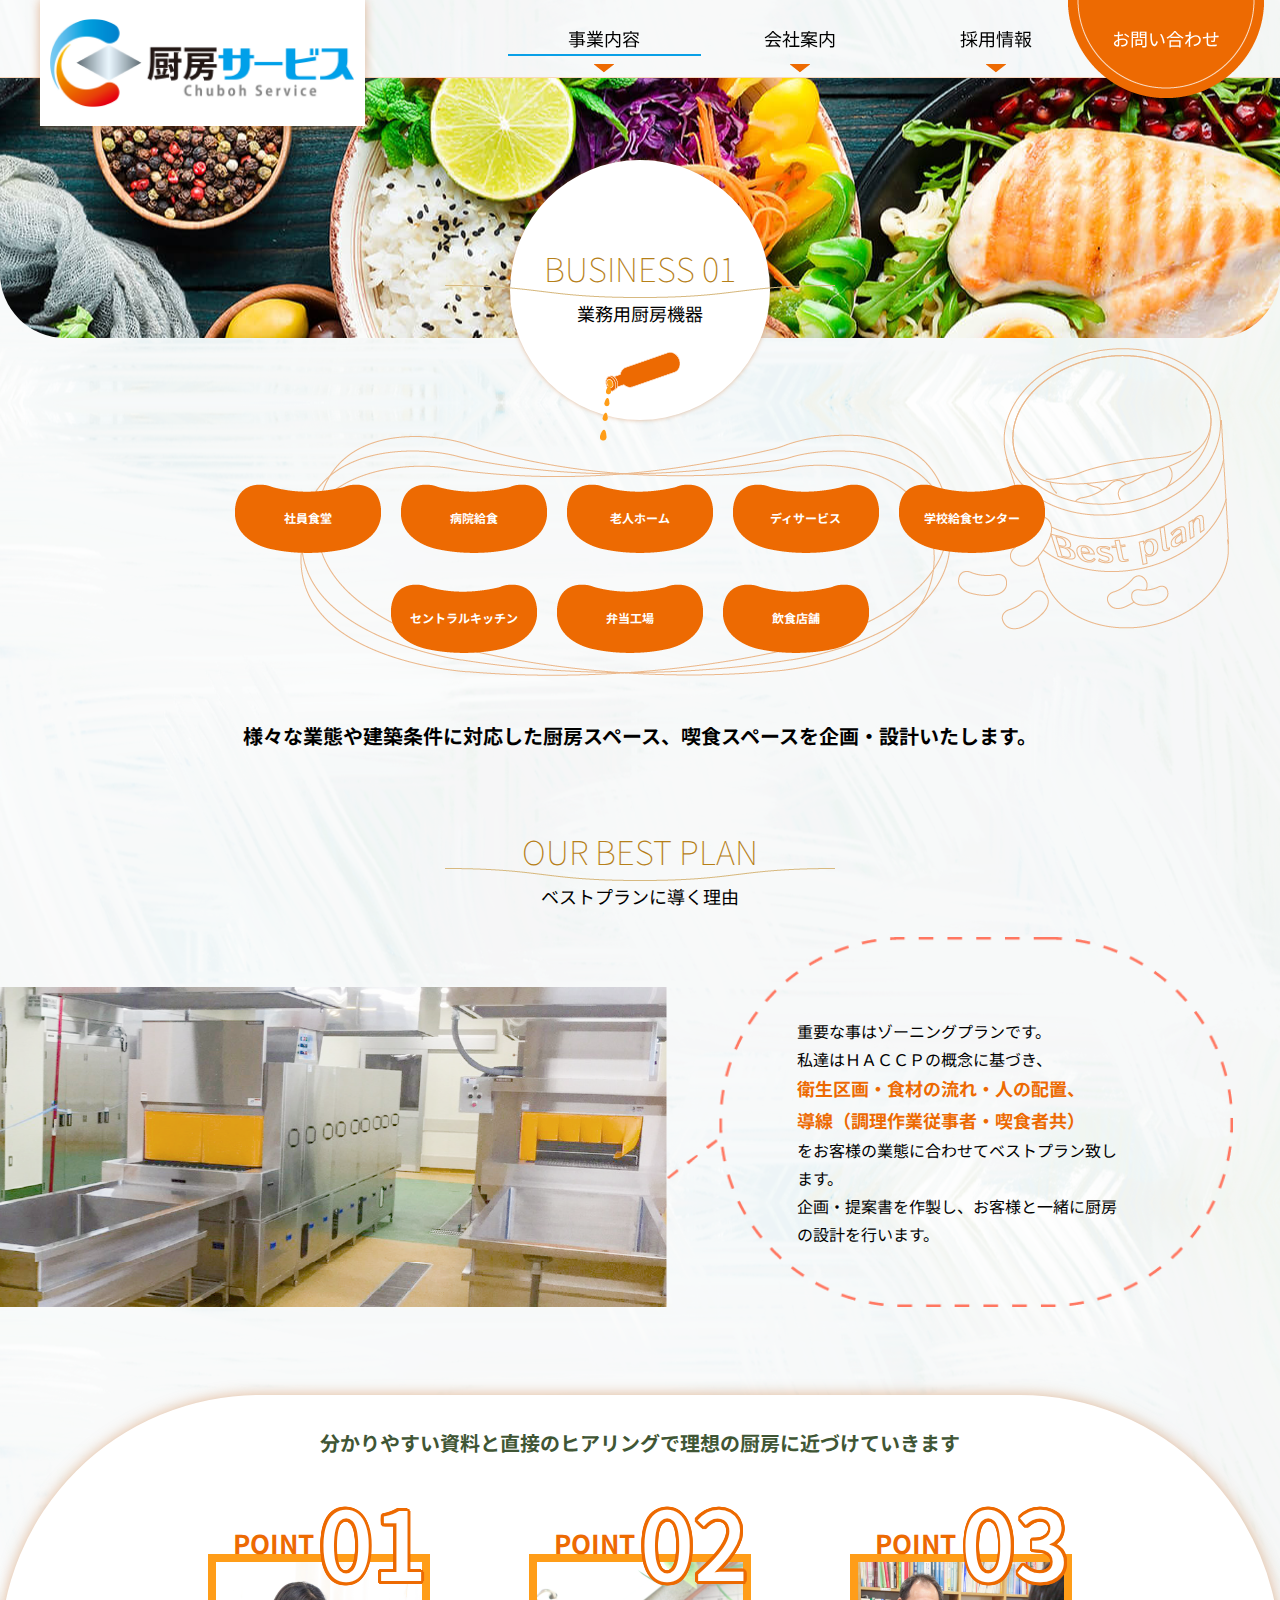
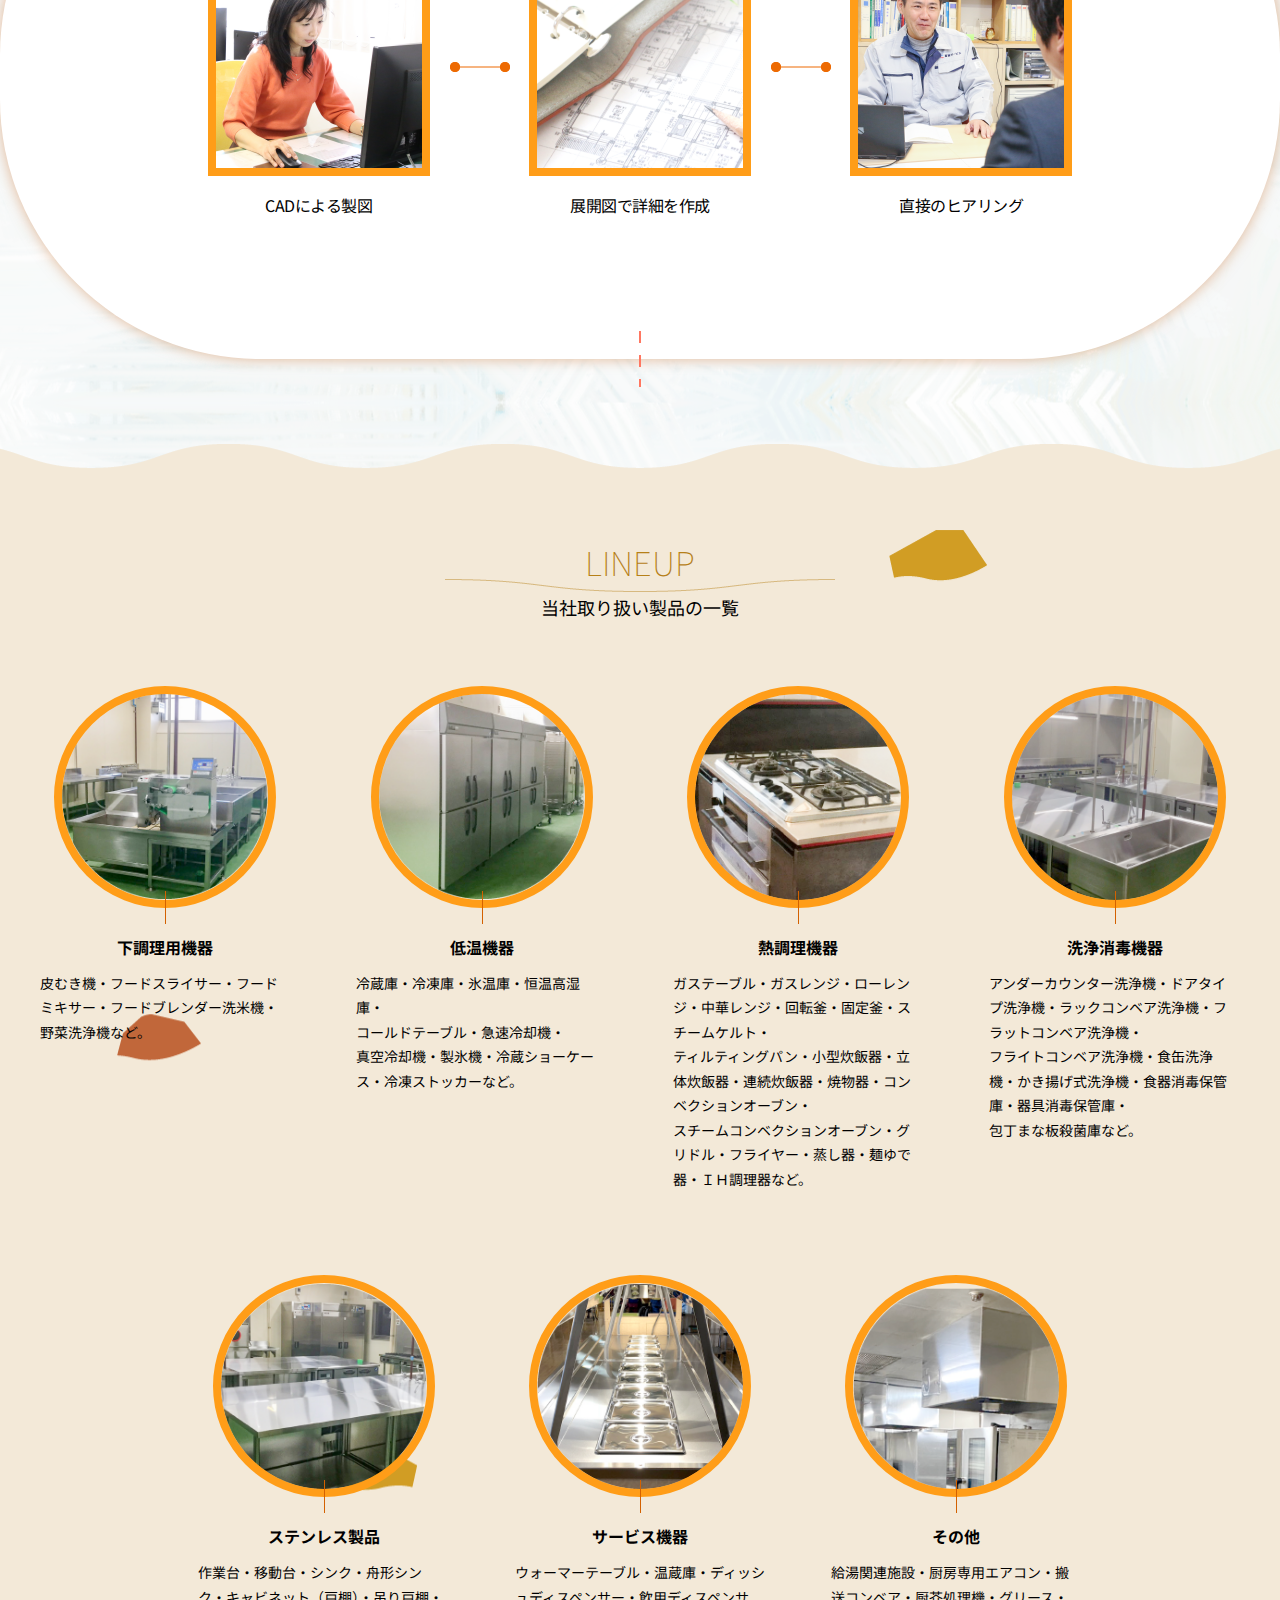
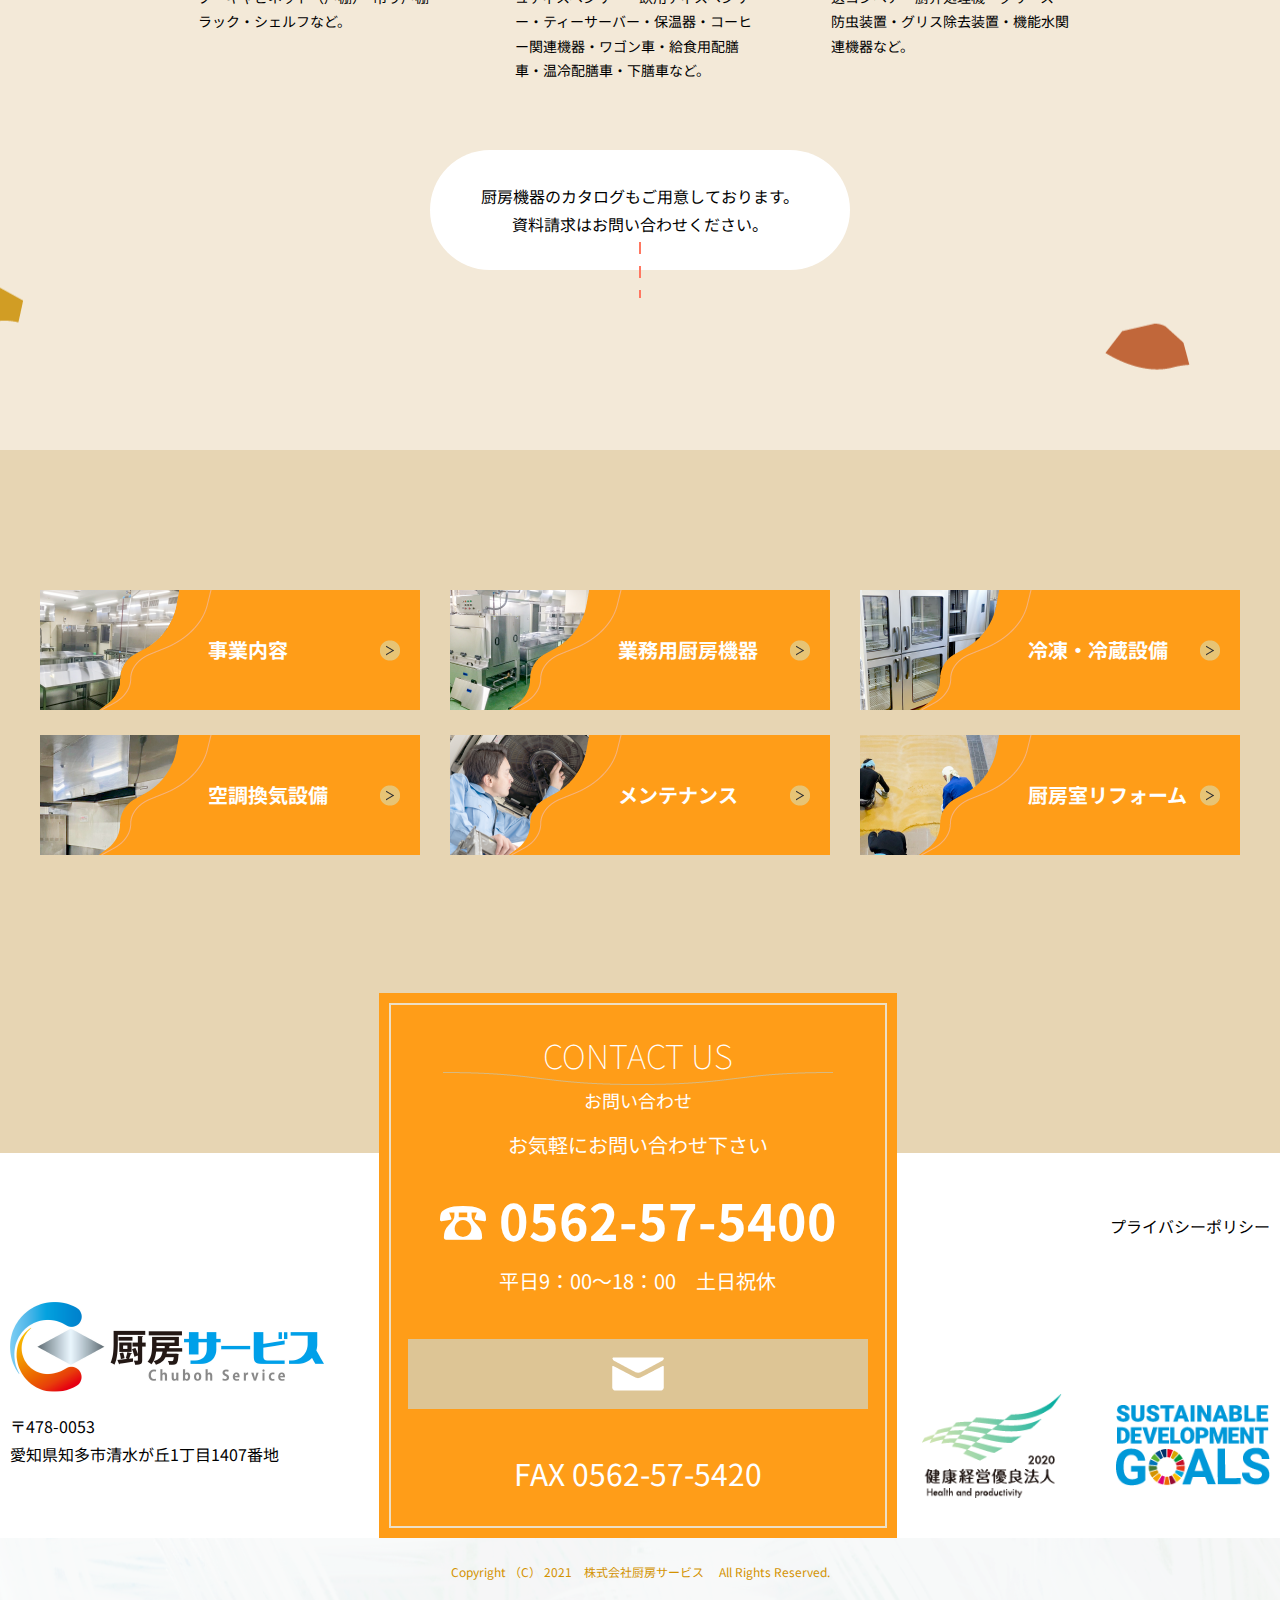
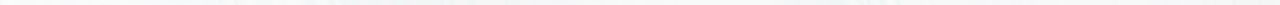
<file: business01.html>
<!doctype html>
<html lang="ja">

<head>
    <meta charset="utf-8">
    <meta http-equiv="X-UA-Compatible" content="IE=edge">
    <meta name="viewport" content="width=device-width, initial-scale=1">
    <meta name="format-detection" content="telephone=no">
    <title>業務用厨房機器 | 厨房サービス</title>
    <!-- Favicon -->
    <link rel="shortcut icon" href="./img/fav-ico.png" type="image/x-icon" />
    <!-- End favicon -->
    <!-- Css reset -->
    <link rel="stylesheet" type="text/css" href="./css/nomalize.css">
    <link rel="stylesheet" type="text/css" href="./css/library.css">
    <link rel="stylesheet" type="text/css" href="./css/slick-theme.css">
    <link rel="stylesheet" type="text/css" href="./css/slick.css">
    <link rel="stylesheet" type="text/css" href="./css/aos.css">
    <link rel="stylesheet" type="text/css" href="./css/style.css">
    <link rel="stylesheet" type="text/css" href="./css/reponsive.css">
    <!-- End css reset -->

</head>

<body>
    <!-- Header -->
    <header>
        <div class="hd_all">
            <div class="hd_logo">
                <h1>
                    <a href="./" class="hv-o"><img src="./img/hd_logo.png" alt="厨房サービス"></a>
                </h1>
            </div>
            <!-- End .hd_logo -->
            <div class="hd_menu_all">
                <div class="menu_main">
                    <ul>
                        <li class="active"><a href="./business.html">事業内容</a></li>
                        <li><a href="./about.html">会社案内</a></li>
                        <li><a href="./recruit.html">採用情報</a></li>
                        <li class="menu_contact"><a href="./contact.html">お問い合わせ</a></li>
                    </ul>
                </div>
                <!-- End .menu_main -->
                <div class="menu_sub">
                    <div class="all_contentsub">
                        <ul class="sub_business">
                            <li class="active"><a href="./business01.html">業務用厨房機器</a></li>
                            <li><a href="./business04.html">メンテナンス</a></li>
                            <li><a href="./business02.html">冷凍・冷蔵設備</a></li>
                            <li><a href="./business05.html">厨房室リフォーム</a></li>
                            <li><a href="./business03.html">空調換気設備</a></li>
                        </ul>
                        <!-- End .sub_business -->
                        <ul class="sub_about">
                            <li><a href="./outline.html">会社概要</a></li>
                            <li><a href="./history.html">会社沿革</a></li>
                        </ul>
                        <!-- End .sub_about -->
                        <ul class="sub_recruit">
                            <li><a href="./interview.html">先輩メッセージ</a></li>
                        </ul>
                        <!-- End .sub_recruit -->
                    </div>
                </div>
                <!-- End .menu_sub -->
            </div>
            <!-- End .hd_menu_all -->
            <div class="menu_sp">
                <div class="btn_menu">
                    <div id="menu_hambur">
                        <span></span>
                        <span></span>
                        <span></span>
                        <span></span>
                    </div>
                </div>
                <div class="div_menu">
                    <ul>
                        <li class="active">
                            <a href="./business.html">事業内容</a>
                            <div class="btn_sub_menu"></div>
                            <ul class="sub_menu">
                                <li class="active"><a href="./business01.html">業務用厨房機器</a></li>
                                <li><a href="./business02.html">冷凍・冷蔵設備</a></li>
                                <li><a href="./business03.html">空調換気設備</a></li>
                                <li><a href="./business04.html">メンテナンス</a></li>
                                <li><a href="./business05.html">厨房室リフォーム</a></li>
                            </ul>
                        </li>
                        <li>
                            <a href="./about.html">会社案内</a>
                            <div class="btn_sub_menu"></div>
                            <ul class="sub_menu">
                                <li><a href="./outline.html">会社概要</a></li>
                                <li><a href="./history.html">会社沿革</a></li>
                            </ul>
                        </li>
                        <li>
                            <a href="./recruit.html">採用情報</a>
                            <div class="btn_sub_menu"></div>
                            <ul class="sub_menu">
                                <li><a href="./interview.html">先輩メッセージ</a></li>
                            </ul>
                        </li>
                        <li>
                            <a href="./contact.html">お問い合わせ</a>
                        </li>
                    </ul>
                </div>
            </div>
        </div>
    </header>
    <!-- End header -->

    <!-- Content -->
    <section id="page_banner">
        <div class="all_banners">
            <div class="img_banner" style="background-image: url(./img/page_banner1.jpeg)"></div>
            <div class="all_content">
                <div class="div_circle"></div>
                <div class="banner_content">
                    <h3 class="title_style01 cl02">
                        <span class="title01">
                            BUSINESS 01
                        </span>
                        <span class="title02">
                            業務用厨房機器
                        </span>
                    </h3>
                    <div class="img">
                        <img src="./img/page_icon.png" alt="BUSINESS">
                    </div>
                </div>
            </div>
        </div>
    </section>
    <!-- End #page_banner -->

    <section id="business_menu_page">
        <div class="cont">
            <div class="all_item">
                <div class="item">社員食堂</div>
                <div class="item">病院給食</div>
                <div class="item">老人ホーム</div>
                <div class="item">ディサービス</div>
                <div class="item">学校給食センター</div>
                <div class="item">セントラルキッチン</div>
                <div class="item">弁当工場</div>
                <div class="item">飲食店舗</div>
            </div>
            <div class="txt">
                様々な業態や建築条件に対応した厨房スペース、喫食スペースを企画・設計いたします。
            </div>
        </div>
    </section>
    <!-- End #business_menu_page -->

    <section id="business01_01">
        <h3 class="title_style01 cl02">
            <span class="title01">
                OUR BEST PLAN
            </span>
            <span class="title02">
                ベストプランに導く理由
            </span>
        </h3>
        <div class="all_content">
            <div class="img" style="background-image:url(./img/business01_img01.png)"></div>
            <div class="div_txt">
                <div class="txt">
                    重要な事はゾーニングプランです。<br>
                    私達はＨＡＣＣＰの概念に基づき、<br class="hide_sp">
                    <strong>衛生区画・食材の流れ・人の配置、<br class="hide_sp">導線（調理作業従事者・喫食者共）</strong><br class="hide_sp">
                    をお客様の業態に合わせてベストプラン致します。<br>
                    企画・提案書を作製し、お客様と一緒に厨房の設計を行います。
                </div>
            </div>
        </div>
    </section>
    <!-- End #business01_01 -->

    <section id="business01_02">
        <div class="cont_divbg">
            <div class="cont">
                <h3 class="txt_note">分かりやすい資料と直接のヒアリングで理想の厨房に近づけていきます</h3>
                <div class="all_point">
                    <div class="item_point">
                        <p class="txt_point">
                            <span class="txt">POINT</span>
                            <span class="num">01</span>
                        </p>
                        <p class="img" style="background-image: url(./img/business01_img05.png);"></p>
                        <p class="text_point">CADによる製図</p>
                    </div>
                    <!-- End .item_point -->
                    <div class="item_point">
                        <p class="txt_point">
                            <span class="txt">POINT</span>
                            <span class="num">02</span>
                        </p>
                        <p class="img" style="background-image: url(./img/business01_img06.png);"></p>
                        <p class="text_point">展開図で詳細を作成</p>
                    </div>
                    <!-- End .item_point -->
                    <div class="item_point">
                        <p class="txt_point">
                            <span class="txt">POINT</span>
                            <span class="num">03</span>
                        </p>
                        <p class="img" style="background-image: url(./img/business01_img07.png);"></p>
                        <p class="text_point">直接のヒアリング</p>
                    </div>
                    <!-- End .item_point -->
                </div>
            </div>
        </div>
    </section>
    <!-- End #business01_02 -->

    <section id="business01_03">
        <div class="cont">
            <h3 class="title_style01 cl02">
                <span class="title01">
                    LINEUP
                </span>
                <span class="title02">
                    当社取り扱い製品の一覧
                </span>
            </h3>
            <div class="all_item">
                <div class="item">
                    <div class="img" style="background-image: url(./img/business01_img08.png)"></div>
                    <div class="title">下調理用機器</div>
                    <div class="txt">皮むき機・フードスライサー・フードミキサー・フードブレンダー洗米機・野菜洗浄機など。</div>
                </div>
                <div class="item">
                    <div class="img" style="background-image: url(./img/business01_img09.png)"></div>
                    <div class="title">低温機器</div>
                    <div class="txt">冷蔵庫・冷凍庫・氷温庫・恒温高湿庫・<br class="hide_sp">
                        コールドテーブル・急速冷却機・<br class="hide_sp">
                        真空冷却機・製氷機・冷蔵ショーケース・冷凍ストッカーなど。</div>
                </div>
                <div class="item">
                    <div class="img" style="background-image: url(./img/business01_img10.png)"></div>
                    <div class="title">熱調理機器</div>
                    <div class="txt">ガステーブル・ガスレンジ・ローレンジ・中華レンジ・回転釜・固定釜・スチームケルト・<br class="hide_sp">ティルティングパン・小型炊飯器・立体炊飯器・連続炊飯器・焼物器・コンベクションオーブン・<br class="hide_sp">スチームコンベクションオーブン・グリドル・フライヤー・蒸し器・麺ゆで器・ＩＨ調理器など。</div>
                </div>
                <div class="item">
                    <div class="img" style="background-image: url(./img/business01_img11.png)"></div>
                    <div class="title">洗浄消毒機器</div>
                    <div class="txt">アンダーカウンター洗浄機・ドアタイプ洗浄機・ラックコンベア洗浄機・フラットコンベア洗浄機・<br class="hide_sp">フライトコンベア洗浄機・食缶洗浄機・かき揚げ式洗浄機・食器消毒保管庫・器具消毒保管庫・<br class="hide_sp">包丁まな板殺菌庫など。</div>
                </div>
                <div class="item">
                    <div class="img" style="background-image: url(./img/business01_img12.png)"></div>
                    <div class="title">ステンレス製品</div>
                    <div class="txt">作業台・移動台・シンク・舟形シンク・キャビネット（戸棚）・吊り戸棚・ラック・シェルフなど。</div>
                </div>
                <div class="item">
                    <div class="img" style="background-image: url(./img/business01_img13.png)"></div>
                    <div class="title">サービス機器</div>
                    <div class="txt">ウォーマーテーブル・温蔵庫・ディッシュディスペンサー・飲用ディスペンサー・ティーサーバー・保温器・コーヒー関連機器・ワゴン車・給食用配膳車・温冷配膳車・下膳車など。</div>
                </div>
                <div class="item">
                    <div class="img" style="background-image: url(./img/business01_img14.png)"></div>
                    <div class="title">その他</div>
                    <div class="txt">給湯関連施設・厨房専用エアコン・搬送コンベア・厨芥処理機・グリース・防虫装置・グリス除去装置・機能水関連機器など。</div>
                </div>
            </div>
            <a href="#" class="div_btn hv-o">
                厨房機器のカタログもご用意しております。<br>資料請求はお問い合わせください。
            </a>
        </div>
    </section>
    <!-- End #business01_03 -->

    <section id="business_menu">
        <div class="cont">
            <div class="all_menu">
                <a href="./business.html" style="background-image: url(./img/business_img12.png)"
                    class="item hv-o">事業内容</a>
                <a href="./business01.html" style="background-image: url(./img/business_img13.png)"
                    class="item hv-o">業務用厨房機器</a>
                <a href="./business02.html" style="background-image: url(./img/business_img14.png)"
                    class="item hv-o">冷凍・冷蔵設備</a>
                <a href="./business03.html" style="background-image: url(./img/business_img15.png)"
                    class="item hv-o">空調換気設備</a>
                <a href="./business04.html" style="background-image: url(./img/business_img16.png)"
                    class="item hv-o">メンテナンス</a>
                <a href="./business05.html" style="background-image: url(./img/business_img17.png)"
                    class="item hv-o">厨房室リフォーム</a>
            </div>
        </div>
    </section>
    <!-- End #business_menu -->

    <!-- End content -->

    <!-- Footer -->
    <footer>
        <div class="div_backtop"></div>
        <div class="ft_all ft_business">
            <div class="ft_bg">
                <div class="ft_content">
                    <div class="ft_logo">
                        <a href="./" class="hv-o">
                            <img src="./img/ft_logo.png" alt="厨房サービス">
                        </a>
                        <div class="txt">
                            〒478-0053<br>愛知県知多市清水が丘1丁目1407番地
                        </div>
                    </div>
                    <!-- End .ft_logo -->
                    <div class="ft_contact">
                        <div class="bg">
                            <h3 class="title_style01">
                                <span class="title01">
                                    CONTACT US
                                </span>
                                <span class="title02">
                                    お問い合わせ
                                </span>
                            </h3>
                            <div class="txt01">
                                お気軽にお問い合わせ下さい
                            </div>
                            <a class="txt_tel" href="tel:0562575400">
                                ☎ 0562-57-5400
                            </a>
                            <div class="txt02">
                                平日9：00～18：00　土日祝休
                            </div>
                            <a href="./contact.html" class="hv-o btn_contact">
                                <img src="./img/ft_contact.png" alt="Contact">
                            </a>
                            <div class="txt_fax">
                                FAX 0562-57-5420
                            </div>
                        </div>
                    </div>
                    <!-- End .ft_contact -->
                    <div class="ft_link">
                        <a href="./privacy.html" class="link_privacy">
                            プライバシーポリシー
                        </a>
                        <div class="div_linklogo">
                            <a href="#" class="hv-o">
                                <img src="./img/ft_logo01.png" alt="健康経営優良法人">
                            </a>
                            <a href="#" class="hv-o">
                                <img src="./img/ft_logo02.png" alt="SUSTAINABLE DEVELOPMENT GOALS"></a>
                        </div>
                    </div>
                    <!-- End .ft_link -->
                </div>
            </div>
            <div class="ft_copyright">
                <div class="cont">
                    Copyright （C） 2021　株式会社厨房サービス　 <br class="show_sp">All Rights Reserved.
                </div>
            </div>
        </div>
    </footer>
    <!-- End footer -->

    <!-- Jquery pagetop -->
    <script src="./js/jquery-2.0.0b1.js"></script>
    <script src="./js/aos.js"></script>
    <script src="./js/slick.js"></script>
    <script src="./js/script.js"></script>
    <script src="./js/script_page.js"></script>
    <script src="./js/check_browser.js"></script>
</body>

</html>
</file>
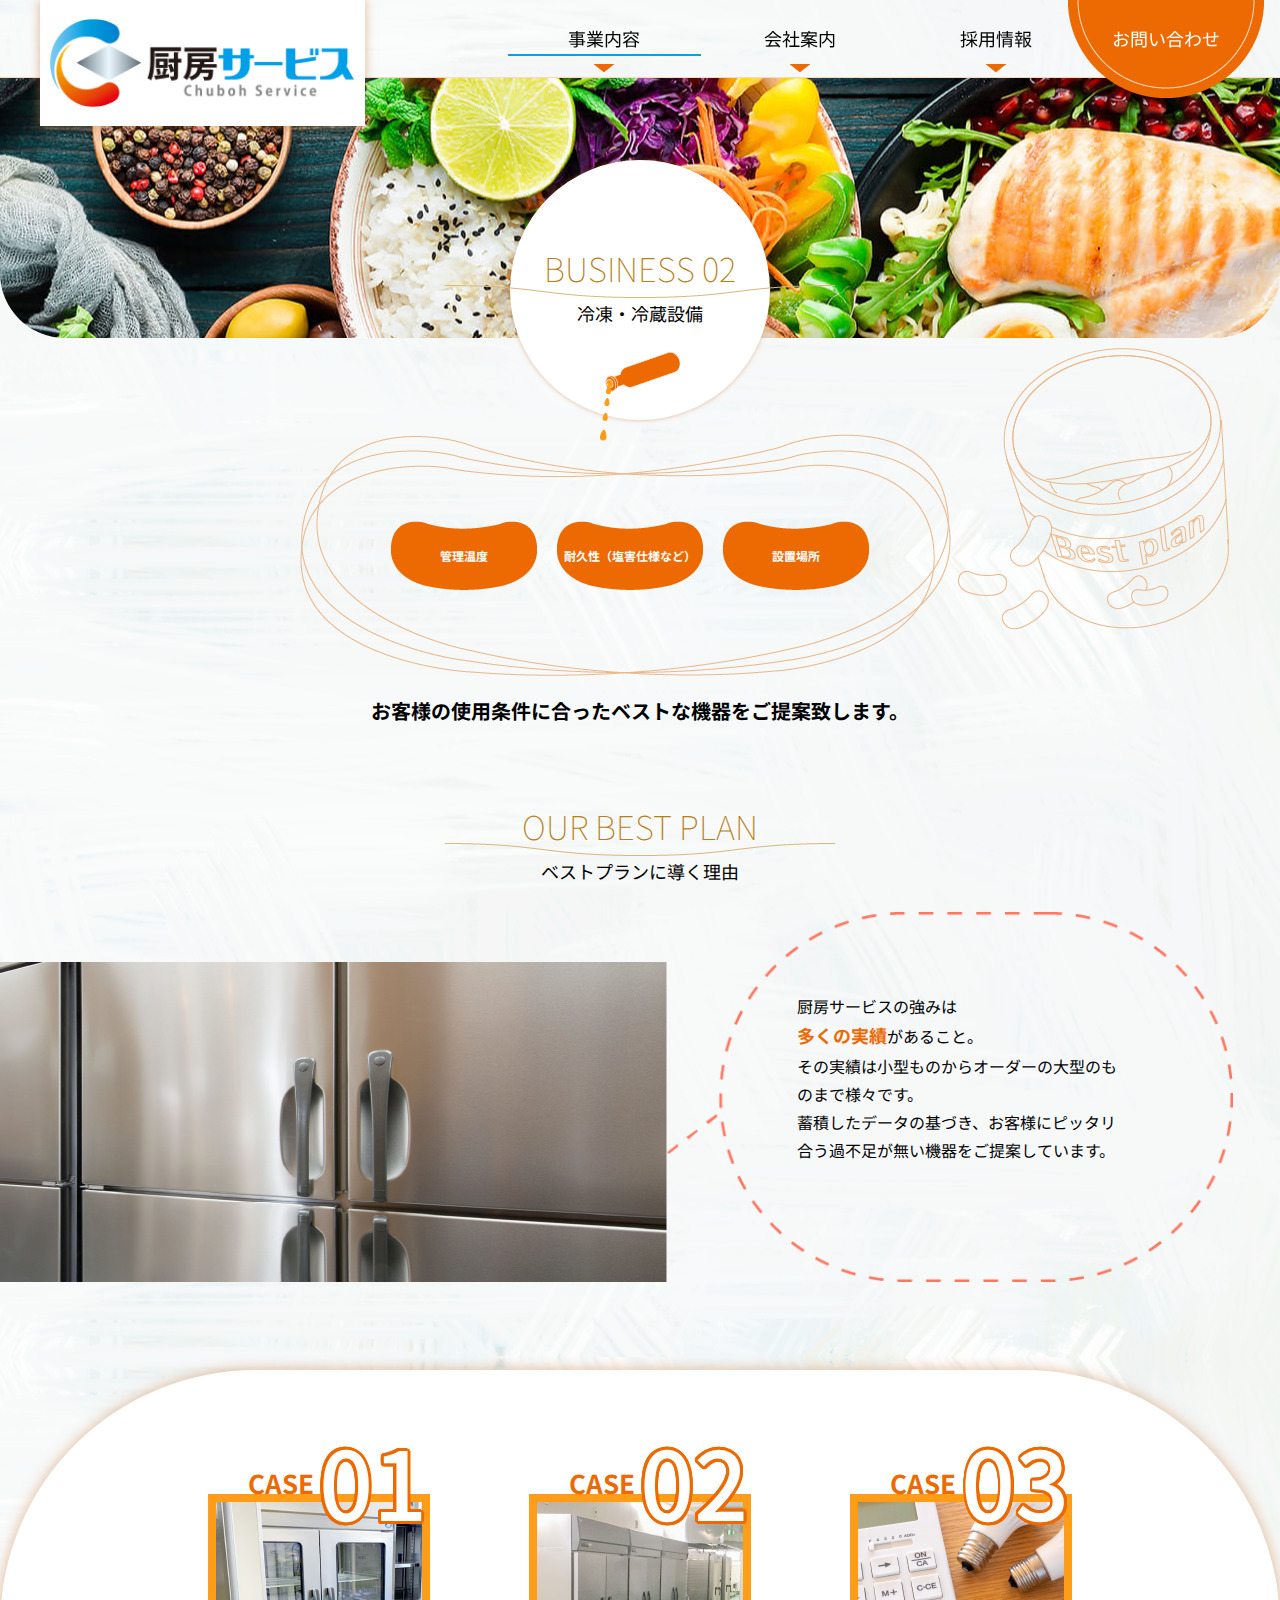
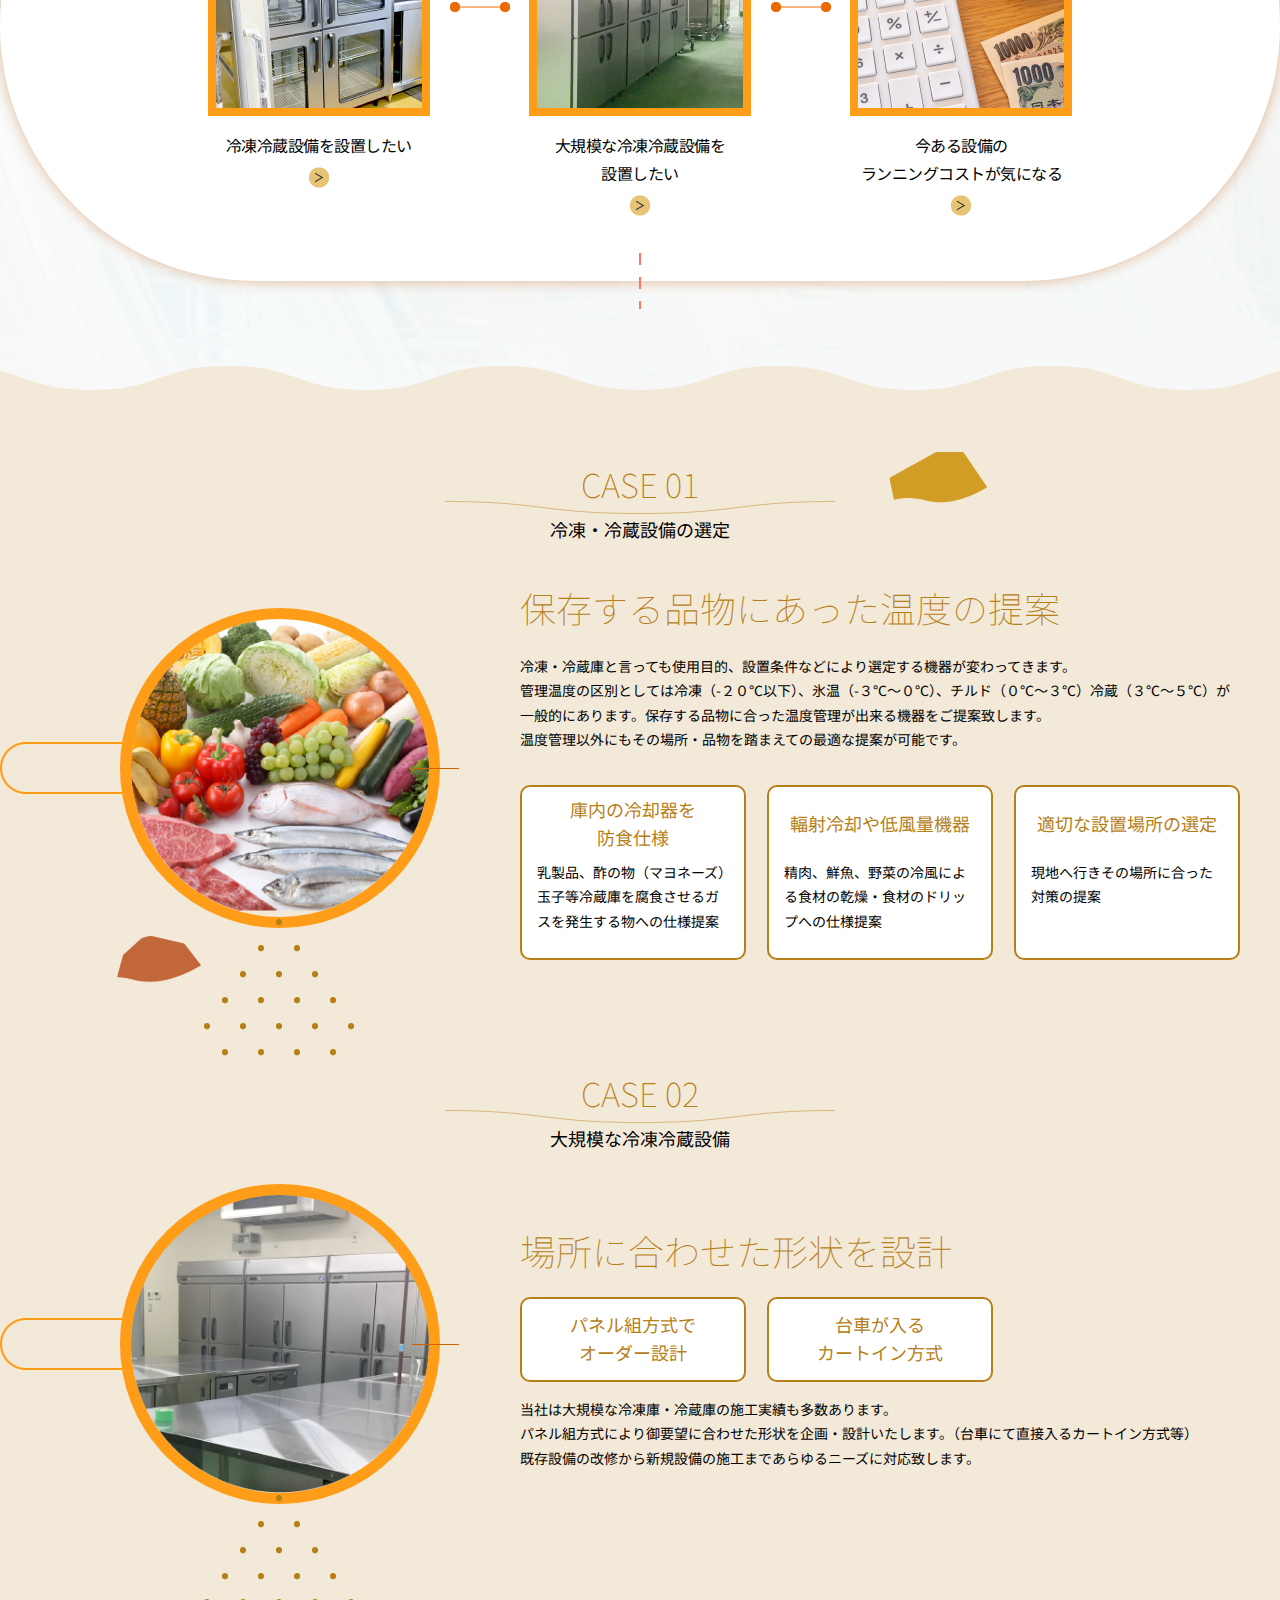
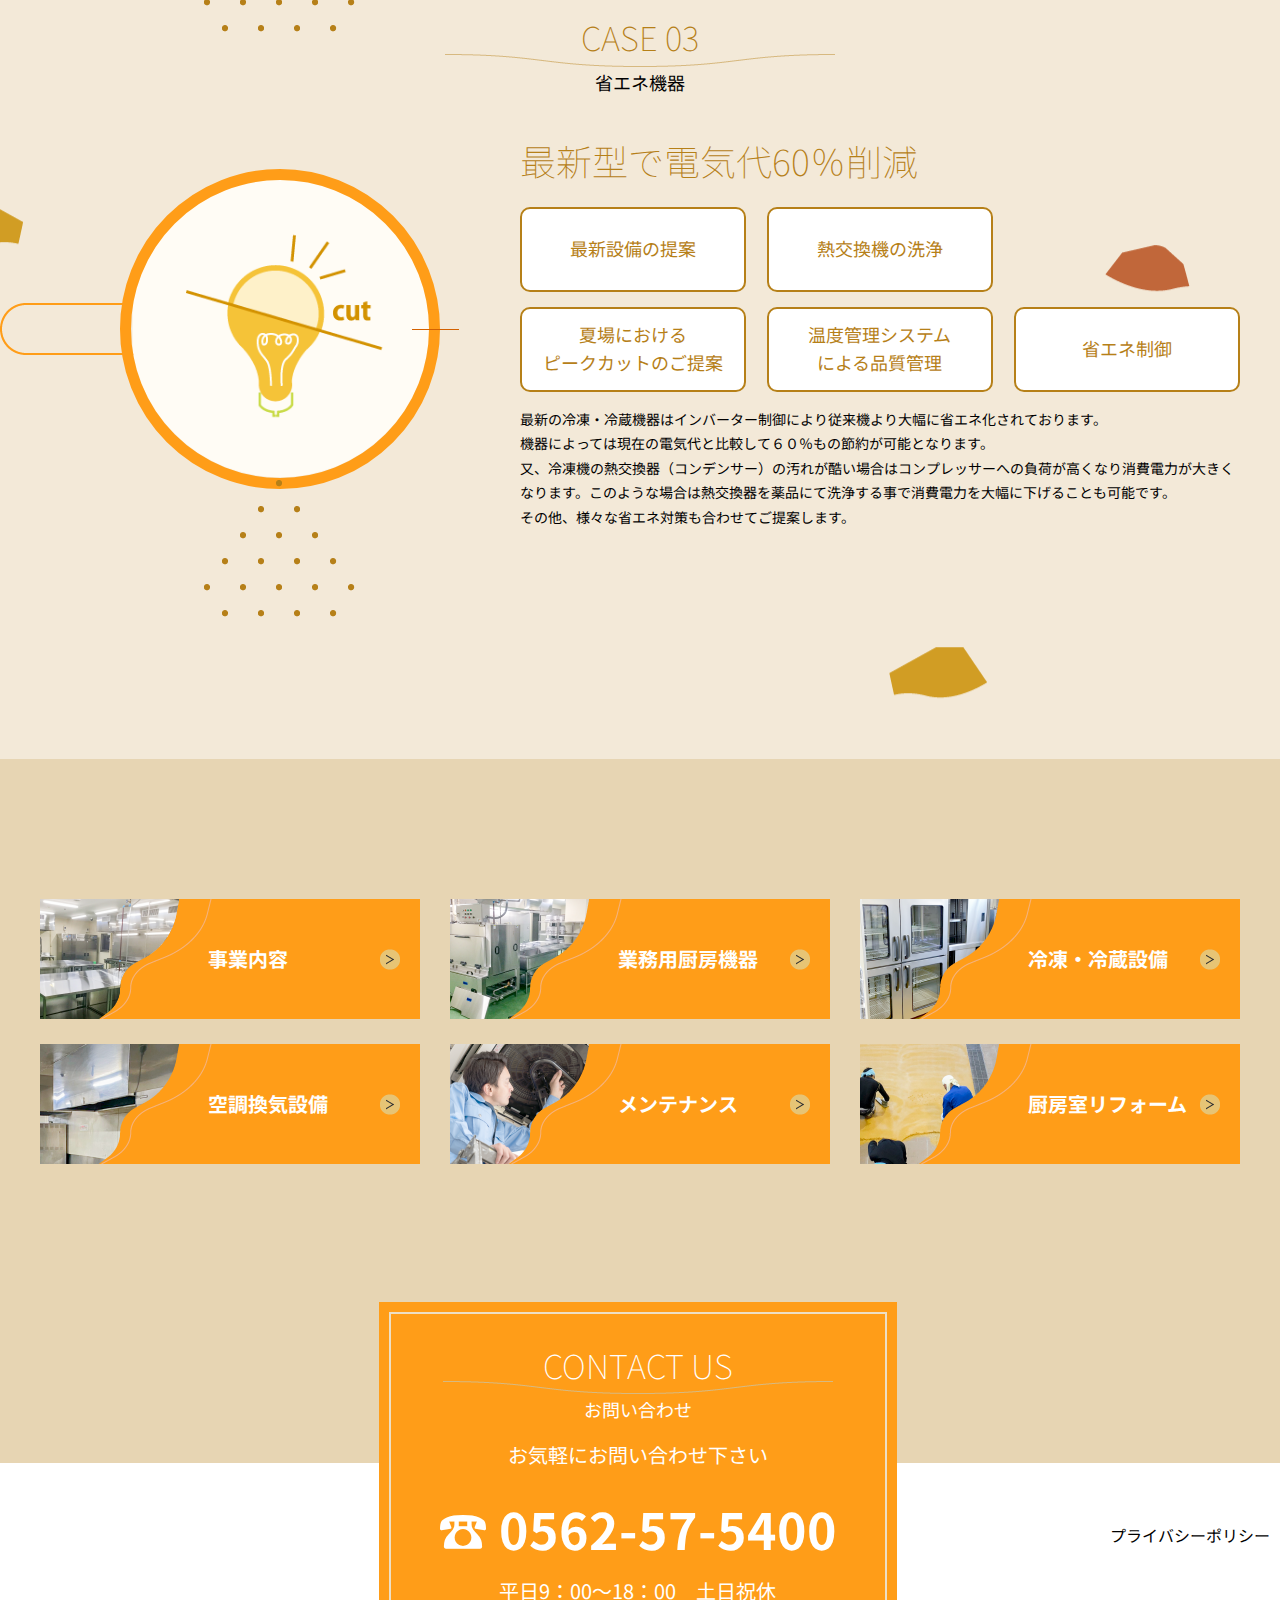
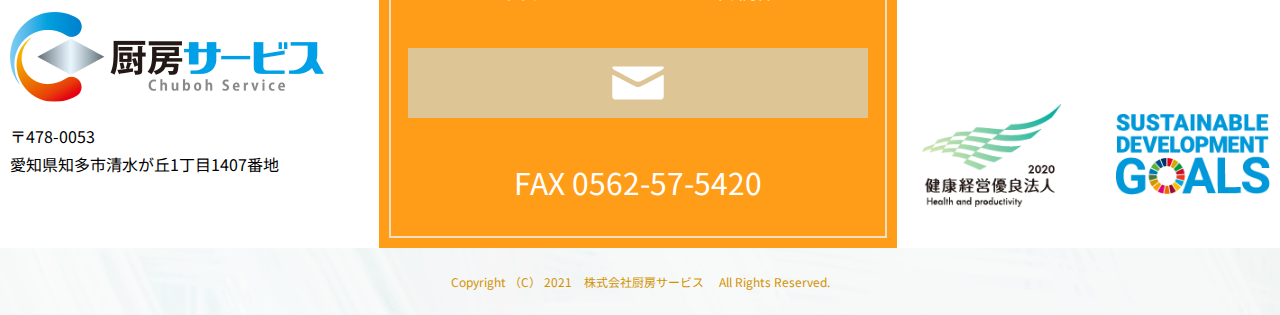
<file: business02.html>
<!doctype html>
<html lang="ja">

<head>
    <meta charset="utf-8">
    <meta http-equiv="X-UA-Compatible" content="IE=edge">
    <meta name="viewport" content="width=device-width, initial-scale=1">
    <meta name="format-detection" content="telephone=no">
    <title>冷凍・冷蔵設備 | 厨房サービス</title>
    <!-- Favicon -->
    <link rel="shortcut icon" href="./img/fav-ico.png" type="image/x-icon" />
    <!-- End favicon -->
    <!-- Css reset -->
    <link rel="stylesheet" type="text/css" href="./css/nomalize.css">
    <link rel="stylesheet" type="text/css" href="./css/library.css">
    <link rel="stylesheet" type="text/css" href="./css/slick-theme.css">
    <link rel="stylesheet" type="text/css" href="./css/slick.css">
    <link rel="stylesheet" type="text/css" href="./css/aos.css">
    <link rel="stylesheet" type="text/css" href="./css/style.css">
    <link rel="stylesheet" type="text/css" href="./css/reponsive.css">
    <!-- End css reset -->

</head>

<body>
    <!-- Header -->
    <header>
        <div class="hd_all">
            <div class="hd_logo">
                <h1>
                    <a href="./" class="hv-o"><img src="./img/hd_logo.png" alt="厨房サービス"></a>
                </h1>
            </div>
            <!-- End .hd_logo -->
            <div class="hd_menu_all">
                <div class="menu_main">
                    <ul>
                        <li class="active"><a href="./business.html">事業内容</a></li>
                        <li><a href="./about.html">会社案内</a></li>
                        <li><a href="./recruit.html">採用情報</a></li>
                        <li class="menu_contact"><a href="./contact.html">お問い合わせ</a></li>
                    </ul>
                </div>
                <!-- End .menu_main -->
                <div class="menu_sub">
                    <div class="all_contentsub">
                        <ul class="sub_business">
                            <li><a href="./business01.html">業務用厨房機器</a></li>
                            <li><a href="./business04.html">メンテナンス</a></li>
                            <li class="active"><a href="./business02.html">冷凍・冷蔵設備</a></li>
                            <li><a href="./business05.html">厨房室リフォーム</a></li>
                            <li><a href="./business03.html">空調換気設備</a></li>
                        </ul>
                        <!-- End .sub_business -->
                        <ul class="sub_about">
                            <li><a href="./outline.html">会社概要</a></li>
                            <li><a href="./history.html">会社沿革</a></li>
                        </ul>
                        <!-- End .sub_about -->
                        <ul class="sub_recruit">
                            <li><a href="./interview.html">先輩メッセージ</a></li>
                        </ul>
                        <!-- End .sub_recruit -->
                    </div>
                </div>
                <!-- End .menu_sub -->
            </div>
            <!-- End .hd_menu_all -->
            <div class="menu_sp">
                <div class="btn_menu">
                    <div id="menu_hambur">
                        <span></span>
                        <span></span>
                        <span></span>
                        <span></span>
                    </div>
                </div>
                <div class="div_menu">
                    <ul>
                        <li class="active">
                            <a href="./business.html">事業内容</a>
                            <div class="btn_sub_menu"></div>
                            <ul class="sub_menu">
                                <li><a href="./business01.html">業務用厨房機器</a></li>
                                <li class="active"><a href="./business02.html">冷凍・冷蔵設備</a></li>
                                <li><a href="./business03.html">空調換気設備</a></li>
                                <li><a href="./business04.html">メンテナンス</a></li>
                                <li><a href="./business05.html">厨房室リフォーム</a></li>
                            </ul>
                        </li>
                        <li>
                            <a href="./about.html">会社案内</a>
                            <div class="btn_sub_menu"></div>
                            <ul class="sub_menu">
                                <li><a href="./outline.html">会社概要</a></li>
                                <li><a href="./history.html">会社沿革</a></li>
                            </ul>
                        </li>
                        <li>
                            <a href="./recruit.html">採用情報</a>
                            <div class="btn_sub_menu"></div>
                            <ul class="sub_menu">
                                <li><a href="./interview.html">先輩メッセージ</a></li>
                            </ul>
                        </li>
                        <li>
                            <a href="./contact.html">お問い合わせ</a>
                        </li>
                    </ul>
                </div>
            </div>
        </div>
    </header>
    <!-- End header -->

    <!-- Content -->
    <section id="page_banner">
        <div class="all_banners">
            <div class="img_banner" style="background-image: url(./img/page_banner1.jpeg)"></div>
            <div class="all_content">
                <div class="div_circle"></div>
                <div class="banner_content">
                    <h3 class="title_style01 cl02">
                        <span class="title01">
                            BUSINESS 02
                        </span>
                        <span class="title02">
                            冷凍・冷蔵設備
                        </span>
                    </h3>
                    <div class="img">
                        <img src="./img/page_icon.png" alt="BUSINESS">
                    </div>
                </div>
            </div>
        </div>
    </section>
    <!-- End #page_banner -->

    <section id="business_menu_page" class="one_line">
        <div class="cont">
            <div class="all_item">
                <div class="item">管理温度</div>
                <div class="item">耐久性（塩害仕様など）</div>
                <div class="item">設置場所</div>
            </div>
            <div class="txt">
                お客様の使用条件に合ったベストな機器をご提案致します。
            </div>
        </div>
    </section>
    <!-- End #business_menu_page -->

    <section id="business01_01">
        <h3 class="title_style01 cl02">
            <span class="title01">
                OUR BEST PLAN
            </span>
            <span class="title02">
                ベストプランに導く理由
            </span>
        </h3>
        <div class="all_content">
            <div class="img" style="background-image:url(./img/business02_img01.png)"></div>
            <div class="div_txt">
                <div class="txt">
                    厨房サービスの強みは<br class="hide_sp">
                    <strong>多くの実績</strong>があること。<br>
                    その実績は小型ものからオーダーの大型のものまで様々です。<br>
                    蓄積したデータの基づき、お客様にピッタリ合う過不足が無い機器をご提案しています。
                </div>
            </div>
        </div>
    </section>
    <!-- End #business01_01 -->

    <section id="business01_02">
        <div class="cont_divbg div_btnadd">
            <div class="cont">
                <div class="all_point">
                    <a href="#case01" class="item_point hv-o">
                        <p class="txt_point">
                            <span class="txt">CASE</span>
                            <span class="num">01</span>
                        </p>
                        <p class="img" style="background-image: url(./img/business02_img02.png);"></p>
                        <p class="text_point">冷凍冷蔵設備を設置したい
                            <img src="./img/btn_arrow01.png" alt="冷凍冷蔵設備を設置したい">
                        </p>
                    </a>
                    <!-- End .item_point -->
                    <a href="#case02" class="item_point hv-o">
                        <p class="txt_point">
                            <span class="txt">CASE</span>
                            <span class="num">02</span>
                        </p>
                        <p class="img" style="background-image: url(./img/business02_img03.png);"></p>
                        <p class="text_point">大規模な冷凍冷蔵設備を<br>設置したい
                            <img src="./img/btn_arrow01.png" alt="大規模な冷凍冷蔵設備を設置したい">
                        </p>
                    </a>
                    <!-- End .item_point -->
                    <a href="#case03" class="item_point hv-o">
                        <p class="txt_point">
                            <span class="txt">CASE</span>
                            <span class="num">03</span>
                        </p>
                        <p class="img" style="background-image: url(./img/business02_img04.png);"></p>
                        <p class="text_point">今ある設備の<br>ランニングコストが気になる
                            <img src="./img/btn_arrow01.png" alt="今ある設備のランニングコストが気になる">
                        </p>
                    </a>
                    <!-- End .item_point -->
                </div>
            </div>
        </div>
    </section>
    <!-- End #business01_02 -->

    <section id="business01_03">
        <h3 class="title_style01 cl02" id="case01">
            <span class="title01">
                CASE 01
            </span>
            <span class="title02">
                冷凍・冷蔵設備の選定
            </span>
        </h3>
        <div class="all_item_2">
            <div class="item">
                <div class="cont">
                    <div class="img" style="background-image: url(./img/business02_img05.png)"></div>
                    <div class="all_content">
                        <div class="title">保存する品物にあった温度の提案</div>
                        <div class="txt">
                            冷凍・冷蔵庫と言っても使用目的、設置条件などにより選定する機器が変わってきます。<br>管理温度の区別としては冷凍（-２０℃以下）、氷温（-３℃～０℃）、チルド（０℃～３℃）冷蔵（３℃～５℃）が一般的にあります。保存する品物に合った温度管理が出来る機器をご提案致します。<br>
                            温度管理以外にもその場所・品物を踏まえての最適な提案が可能です。
                        </div>
                        <div class="div_add_txt2">
                            <div class="item_txt">
                                <div class="title_add">
                                    庫内の冷却器を<br>防食仕様
                                </div>
                                <div class="txt_add">
                                    乳製品、酢の物（マヨネーズ）玉子等冷蔵庫を腐食させるガスを発生する物への仕様提案
                                </div>
                            </div>
                            <div class="item_txt">
                                <div class="title_add">
                                    輻射冷却や低風量機器
                                </div>
                                <div class="txt_add">
                                    精肉、鮮魚、野菜の冷風による食材の乾燥・食材のドリップへの仕様提案
                                </div>
                            </div>
                            <div class="item_txt">
                                <div class="title_add">
                                    適切な設置場所の選定
                                </div>
                                <div class="txt_add">
                                    現地へ行きその場所に合った対策の提案
                                </div>
                            </div>
                        </div>
                    </div>
                </div>
            </div>
        </div>
        <h3 class="title_style01 cl02" id="case02">
            <span class="title01">
                CASE 02
            </span>
            <span class="title02">
                大規模な冷凍冷蔵設備
            </span>
        </h3>
        <div class="all_item_2">
            <div class="item">
                <div class="cont">
                    <div class="img" style="background-image: url(./img/business02_img06.png)"></div>
                    <div class="all_content">
                        <div class="title">場所に合わせた形状を設計</div>
                        <div class="div_add_txt1">
                            <div class="item_txt">
                                <div class="title_add">
                                    パネル組方式で<br>オーダー設計
                                </div>
                            </div>
                            <div class="item_txt">
                                <div class="title_add">
                                    台車が入る<br>カートイン方式
                                </div>
                            </div>
                        </div>
                        <div class="txt">
                            当社は大規模な冷凍庫・冷蔵庫の施工実績も多数あります。<br>
                            パネル組方式により御要望に合わせた形状を企画・設計いたします。（台車にて直接入るカートイン方式等）<br
                                class="hide_sp">既存設備の改修から新規設備の施工まであらゆるニーズに対応致します。
                        </div>
                    </div>
                </div>
            </div>
        </div>
        <h3 class="title_style01 cl02" id="case03">
            <span class="title01">
                CASE 03
            </span>
            <span class="title02">
                省エネ機器
            </span>
        </h3>
        <div class="all_item_2">
            <div class="item">
                <div class="cont">
                    <div class="img" style="background-image: url(./img/business02_img07.png)"></div>
                    <div class="all_content">
                        <div class="title">最新型で電気代60％削減</div>
                        <div class="div_add_txt1">
                            <div class="item_txt">
                                <div class="title_add">
                                    最新設備の提案
                                </div>
                            </div>
                            <div class="item_txt">
                                <div class="title_add">
                                    熱交換機の洗浄
                                </div>
                            </div>
                        </div>
                        <div class="div_add_txt1">
                            <div class="item_txt">
                                <div class="title_add">
                                    夏場における<br>ピークカットのご提案
                                </div>
                            </div>
                            <div class="item_txt">
                                <div class="title_add">
                                    温度管理システム<br>による品質管理
                                </div>
                            </div>
                            <div class="item_txt">
                                <div class="title_add">
                                    省エネ制御
                                </div>
                            </div>
                        </div>
                        <div class="txt">
                            最新の冷凍・冷蔵機器はインバーター制御により従来機より大幅に省エネ化されております。<br>
                            機器によっては現在の電気代と比較して６０％もの節約が可能となります。<br>
                            又、冷凍機の熱交換器（コンデンサー）の汚れが酷い場合はコンプレッサーへの負荷が高くなり消費電力が大きくなります。このような場合は熱交換器を薬品にて洗浄する事で消費電力を大幅に下げることも可能です。<br>
                            その他、様々な省エネ対策も合わせてご提案します。
                        </div>
                    </div>
                </div>
            </div>
        </div>
    </section>
    <!-- End #business01_03 -->

    <section id="business_menu">
        <div class="cont">
            <div class="all_menu">
                <a href="./business.html" style="background-image: url(./img/business_img12.png)"
                    class="item hv-o">事業内容</a>
                <a href="./business01.html" style="background-image: url(./img/business_img13.png)"
                    class="item hv-o">業務用厨房機器</a>
                <a href="./business02.html" style="background-image: url(./img/business_img14.png)"
                    class="item hv-o">冷凍・冷蔵設備</a>
                <a href="./business03.html" style="background-image: url(./img/business_img15.png)"
                    class="item hv-o">空調換気設備</a>
                <a href="./business04.html" style="background-image: url(./img/business_img16.png)"
                    class="item hv-o">メンテナンス</a>
                <a href="./business05.html" style="background-image: url(./img/business_img17.png)"
                    class="item hv-o">厨房室リフォーム</a>
            </div>
        </div>
    </section>
    <!-- End #business_menu -->

    <!-- End content -->

    <!-- Footer -->
    <footer>
        <div class="div_backtop"></div>
        <div class="ft_all ft_business">
            <div class="ft_bg">
                <div class="ft_content">
                    <div class="ft_logo">
                        <a href="./" class="hv-o">
                            <img src="./img/ft_logo.png" alt="厨房サービス">
                        </a>
                        <div class="txt">
                            〒478-0053<br>愛知県知多市清水が丘1丁目1407番地
                        </div>
                    </div>
                    <!-- End .ft_logo -->
                    <div class="ft_contact">
                        <div class="bg">
                            <h3 class="title_style01">
                                <span class="title01">
                                    CONTACT US
                                </span>
                                <span class="title02">
                                    お問い合わせ
                                </span>
                            </h3>
                            <div class="txt01">
                                お気軽にお問い合わせ下さい
                            </div>
                            <a class="txt_tel" href="tel:0562575400">
                                ☎ 0562-57-5400
                            </a>
                            <div class="txt02">
                                平日9：00～18：00　土日祝休
                            </div>
                            <a href="./contact.html" class="hv-o btn_contact">
                                <img src="./img/ft_contact.png" alt="Contact">
                            </a>
                            <div class="txt_fax">
                                FAX 0562-57-5420
                            </div>
                        </div>
                    </div>
                    <!-- End .ft_contact -->
                    <div class="ft_link">
                        <a href="./privacy.html" class="link_privacy">
                            プライバシーポリシー
                        </a>
                        <div class="div_linklogo">
                            <a href="#" class="hv-o">
                                <img src="./img/ft_logo01.png" alt="健康経営優良法人">
                            </a>
                            <a href="#" class="hv-o">
                                <img src="./img/ft_logo02.png" alt="SUSTAINABLE DEVELOPMENT GOALS"></a>
                        </div>
                    </div>
                    <!-- End .ft_link -->
                </div>
            </div>
            <div class="ft_copyright">
                <div class="cont">
                    Copyright （C） 2021　株式会社厨房サービス　 <br class="show_sp">All Rights Reserved.
                </div>
            </div>
        </div>
    </footer>
    <!-- End footer -->

    <!-- Jquery pagetop -->
    <script src="./js/jquery-2.0.0b1.js"></script>
    <script src="./js/aos.js"></script>
    <script src="./js/slick.js"></script>
    <script src="./js/script.js"></script>
    <script src="./js/script_page.js"></script>
    <script src="./js/check_browser.js"></script>
</body>

</html>
</file>
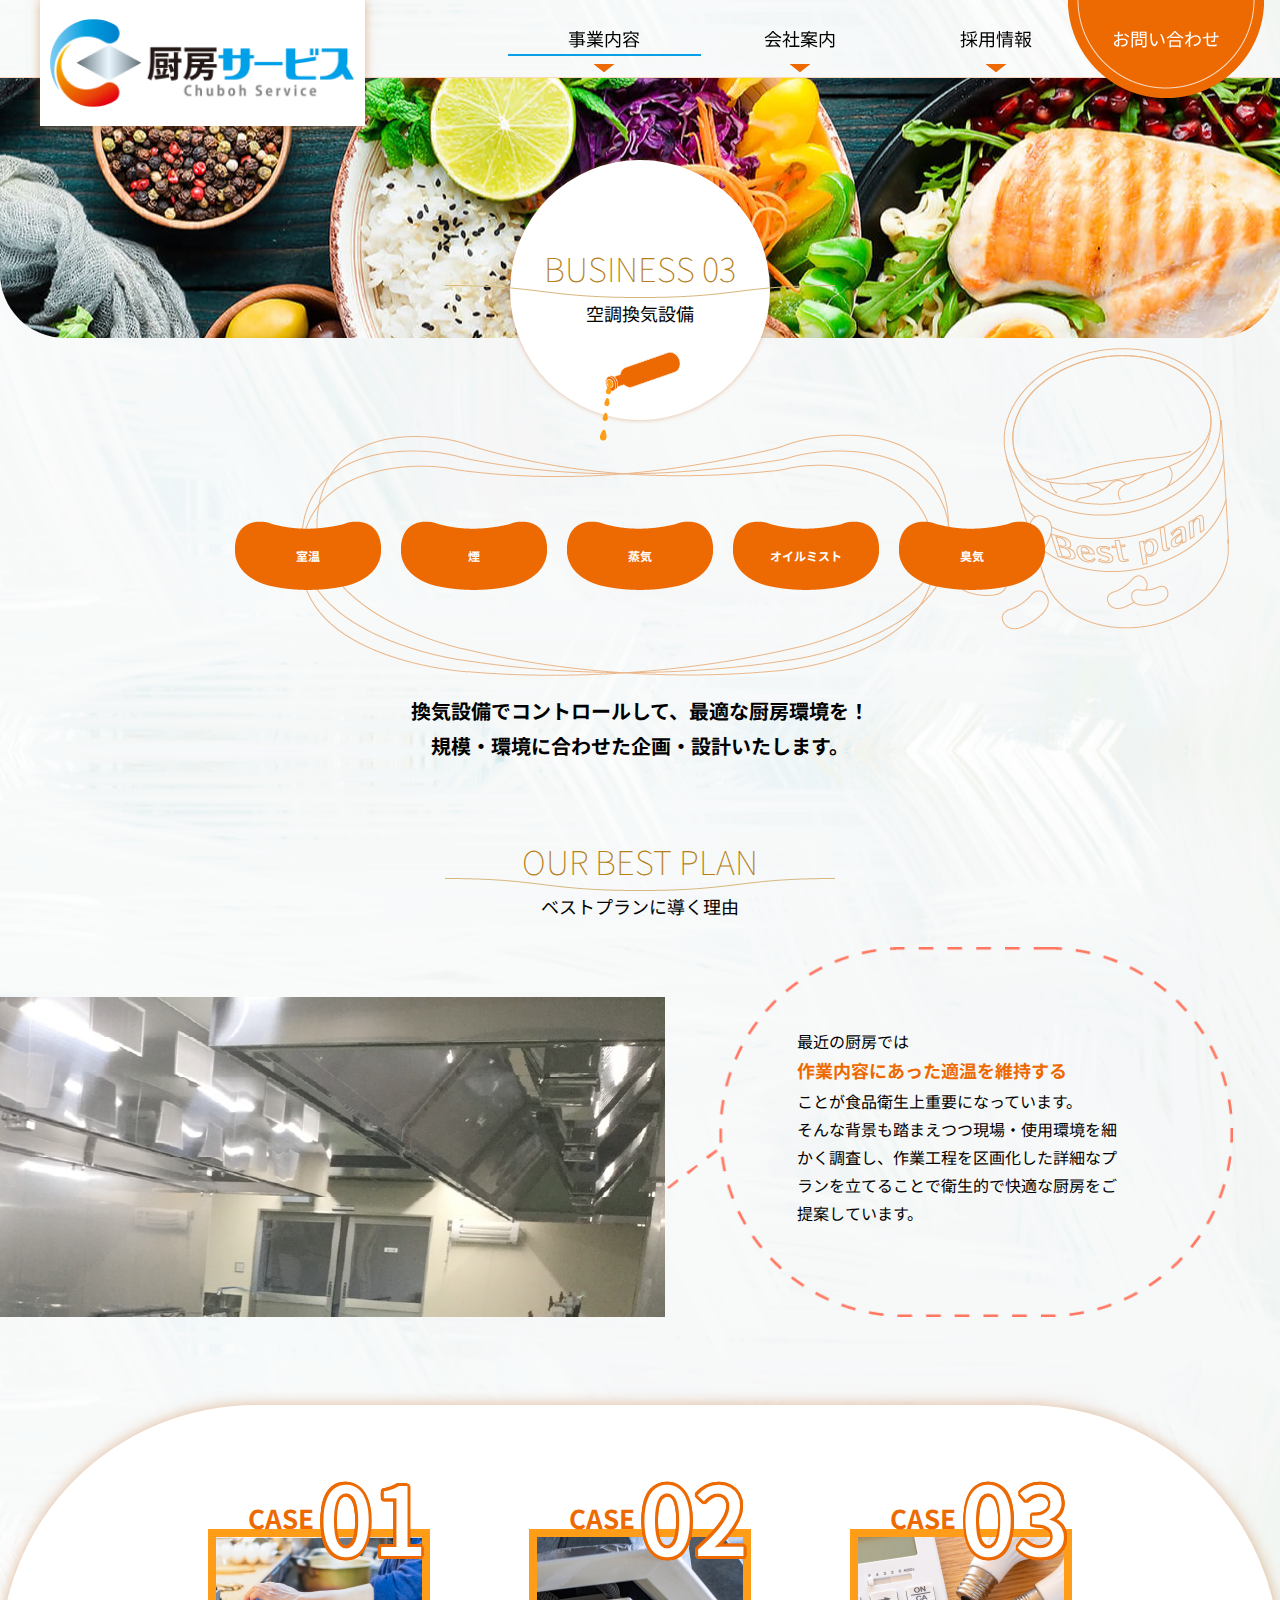
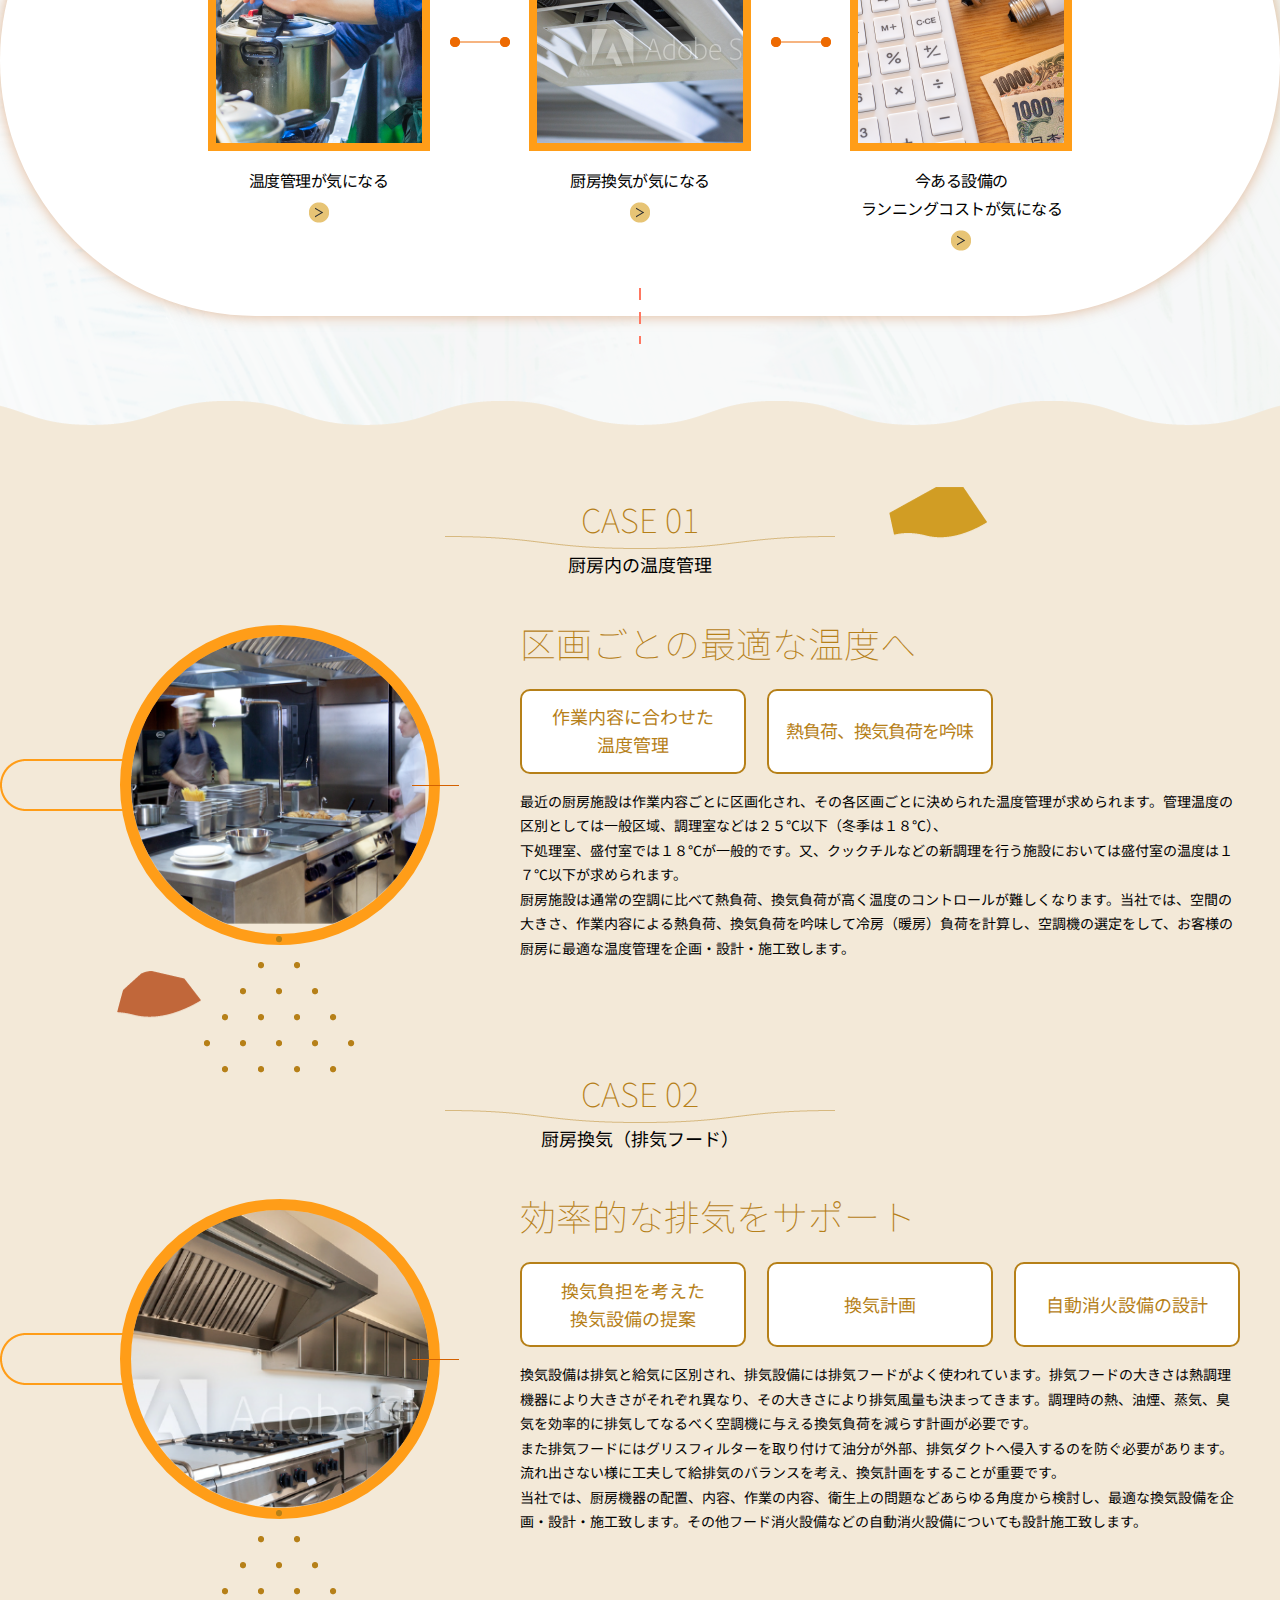
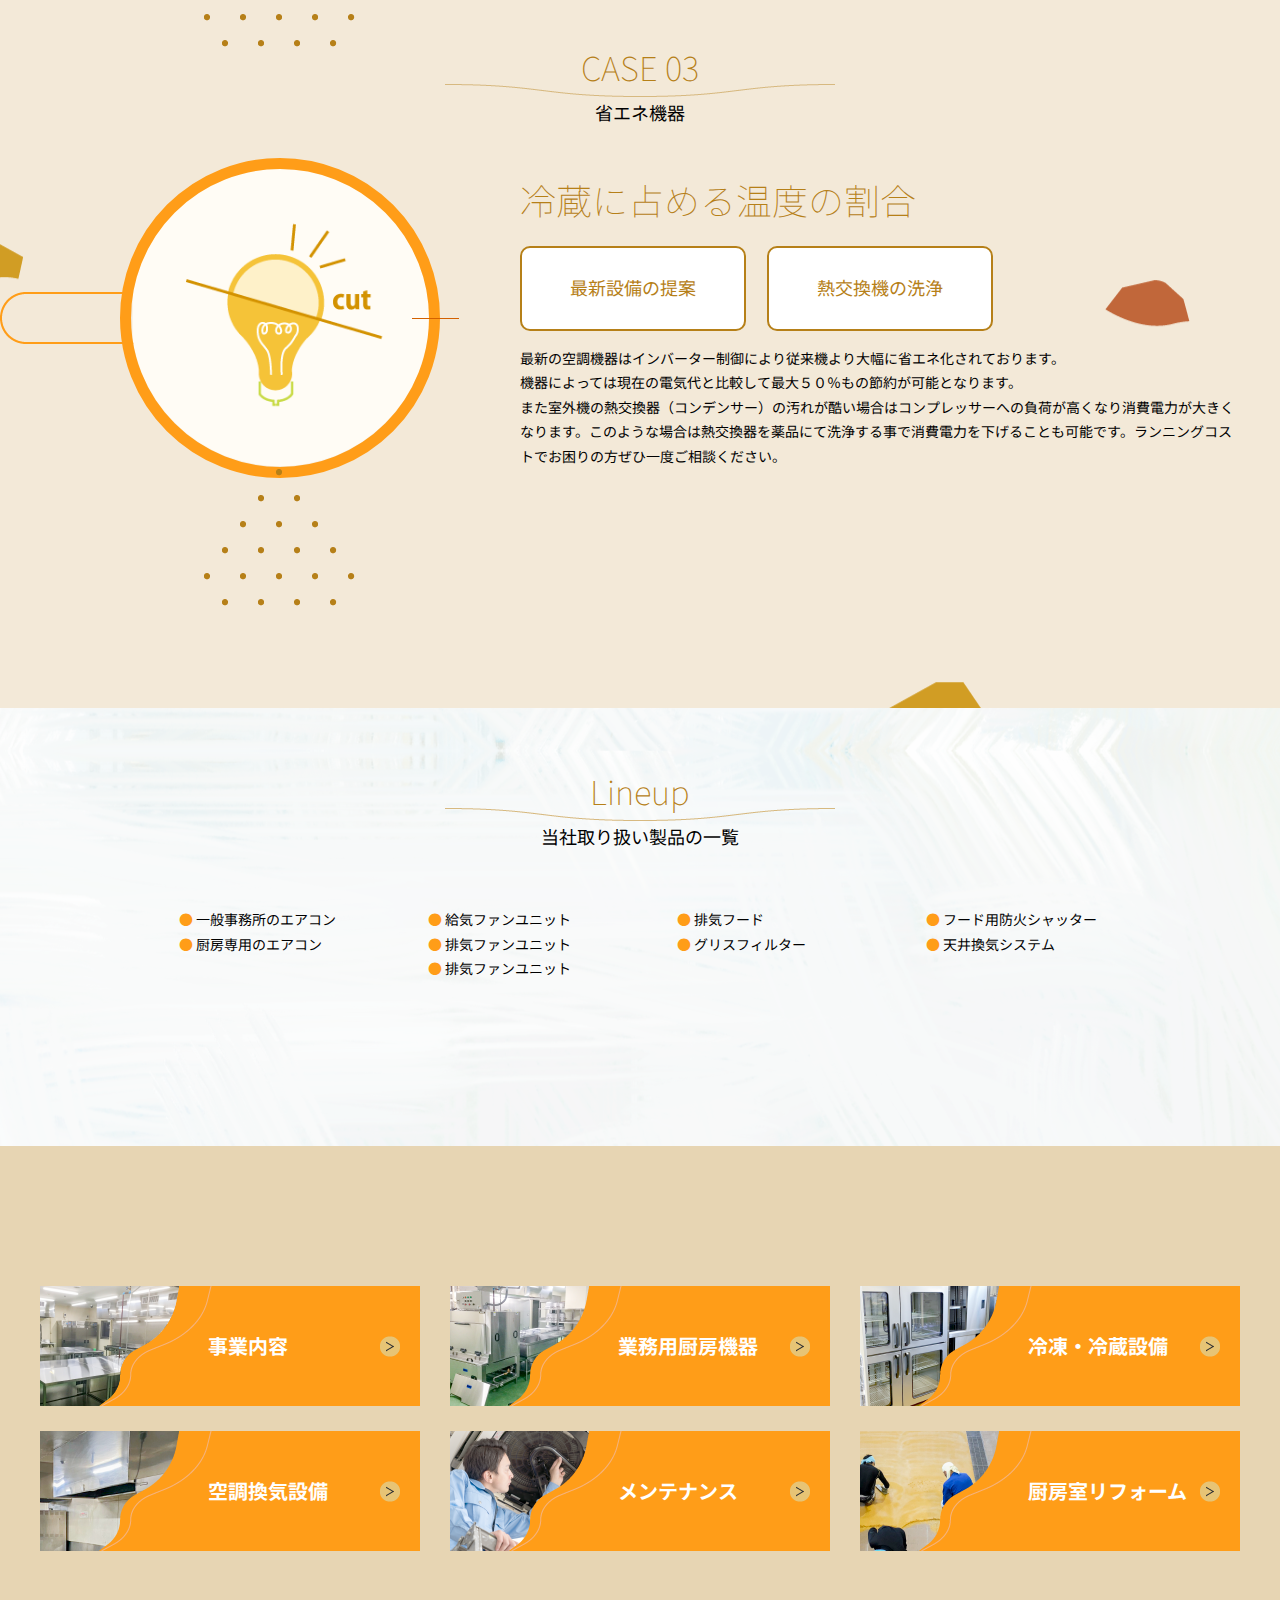
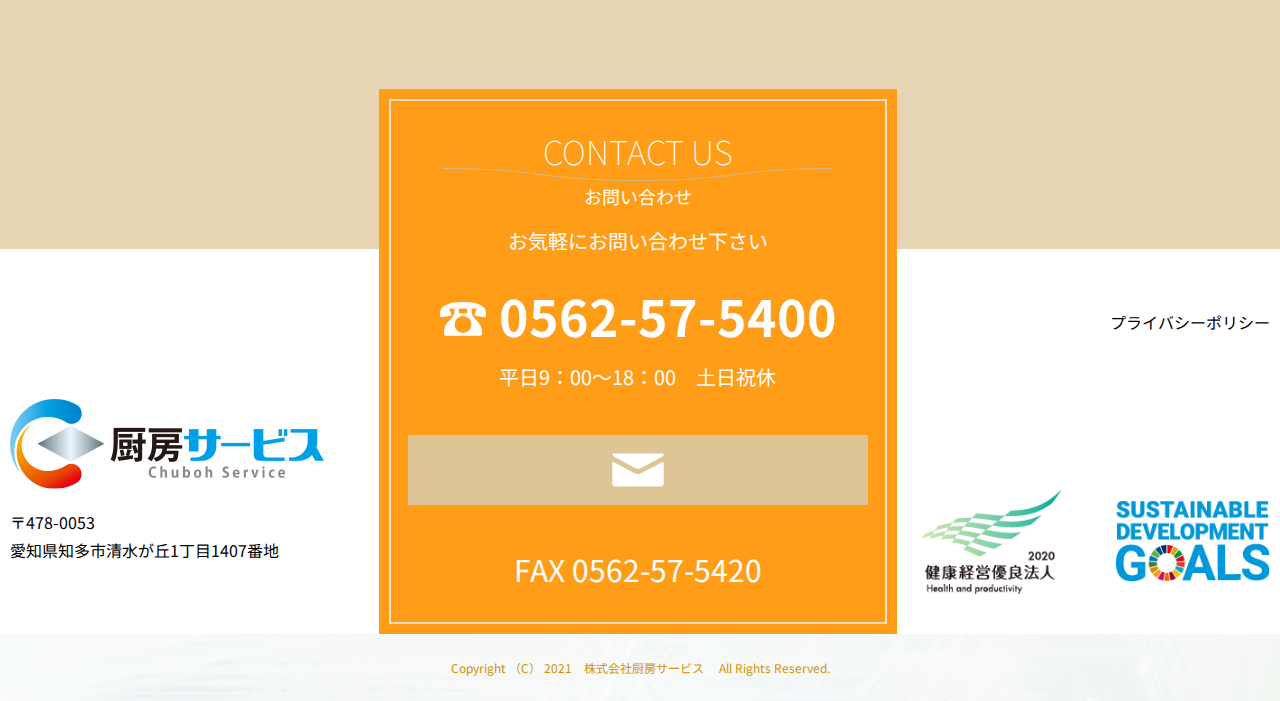
<file: business03.html>
<!doctype html>
<html lang="ja">

<head>
    <meta charset="utf-8">
    <meta http-equiv="X-UA-Compatible" content="IE=edge">
    <meta name="viewport" content="width=device-width, initial-scale=1">
    <meta name="format-detection" content="telephone=no">
    <title>空調換気設備 | 厨房サービス</title>
    <!-- Favicon -->
    <link rel="shortcut icon" href="./img/fav-ico.png" type="image/x-icon" />
    <!-- End favicon -->
    <!-- Css reset -->
    <link rel="stylesheet" type="text/css" href="./css/nomalize.css">
    <link rel="stylesheet" type="text/css" href="./css/library.css">
    <link rel="stylesheet" type="text/css" href="./css/slick-theme.css">
    <link rel="stylesheet" type="text/css" href="./css/slick.css">
    <link rel="stylesheet" type="text/css" href="./css/aos.css">
    <link rel="stylesheet" type="text/css" href="./css/style.css">
    <link rel="stylesheet" type="text/css" href="./css/reponsive.css">
    <!-- End css reset -->

</head>

<body>
    <!-- Header -->
    <header>
        <div class="hd_all">
            <div class="hd_logo">
                <h1>
                    <a href="./" class="hv-o"><img src="./img/hd_logo.png" alt="厨房サービス"></a>
                </h1>
            </div>
            <!-- End .hd_logo -->
            <div class="hd_menu_all">
                <div class="menu_main">
                    <ul>
                        <li class="active"><a href="./business.html">事業内容</a></li>
                        <li><a href="./about.html">会社案内</a></li>
                        <li><a href="./recruit.html">採用情報</a></li>
                        <li class="menu_contact"><a href="./contact.html">お問い合わせ</a></li>
                    </ul>
                </div>
                <!-- End .menu_main -->
                <div class="menu_sub">
                    <div class="all_contentsub">
                        <ul class="sub_business">
                            <li><a href="./business01.html">業務用厨房機器</a></li>
                            <li><a href="./business04.html">メンテナンス</a></li>
                            <li><a href="./business02.html">冷凍・冷蔵設備</a></li>
                            <li><a href="./business05.html">厨房室リフォーム</a></li>
                            <li class="active"><a href="./business03.html">空調換気設備</a></li>
                        </ul>
                        <!-- End .sub_business -->
                        <ul class="sub_about">
                            <li><a href="./outline.html">会社概要</a></li>
                            <li><a href="./history.html">会社沿革</a></li>
                        </ul>
                        <!-- End .sub_about -->
                        <ul class="sub_recruit">
                            <li><a href="./interview.html">先輩メッセージ</a></li>
                        </ul>
                        <!-- End .sub_recruit -->
                    </div>
                </div>
                <!-- End .menu_sub -->
            </div>
            <!-- End .hd_menu_all -->
            <div class="menu_sp">
                <div class="btn_menu">
                    <div id="menu_hambur">
                        <span></span>
                        <span></span>
                        <span></span>
                        <span></span>
                    </div>
                </div>
                <div class="div_menu">
                    <ul>
                        <li class="active">
                            <a href="./business.html">事業内容</a>
                            <div class="btn_sub_menu"></div>
                            <ul class="sub_menu">
                                <li><a href="./business01.html">業務用厨房機器</a></li>
                                <li><a href="./business02.html">冷凍・冷蔵設備</a></li>
                                <li class="active"><a href="./business03.html">空調換気設備</a></li>
                                <li><a href="./business04.html">メンテナンス</a></li>
                                <li><a href="./business05.html">厨房室リフォーム</a></li>
                            </ul>
                        </li>
                        <li>
                            <a href="./about.html">会社案内</a>
                            <div class="btn_sub_menu"></div>
                            <ul class="sub_menu">
                                <li><a href="./outline.html">会社概要</a></li>
                                <li><a href="./history.html">会社沿革</a></li>
                            </ul>
                        </li>
                        <li>
                            <a href="./recruit.html">採用情報</a>
                            <div class="btn_sub_menu"></div>
                            <ul class="sub_menu">
                                <li><a href="./interview.html">先輩メッセージ</a></li>
                            </ul>
                        </li>
                        <li>
                            <a href="./contact.html">お問い合わせ</a>
                        </li>
                    </ul>
                </div>
            </div>
        </div>
    </header>
    <!-- End header -->

    <!-- Content -->
    <section id="page_banner">
        <div class="all_banners">
            <div class="img_banner" style="background-image: url(./img/page_banner1.jpeg)"></div>
            <div class="all_content">
                <div class="div_circle"></div>
                <div class="banner_content">
                    <h3 class="title_style01 cl02">
                        <span class="title01">
                            BUSINESS 03
                        </span>
                        <span class="title02">
                            空調換気設備
                        </span>
                    </h3>
                    <div class="img">
                        <img src="./img/page_icon.png" alt="BUSINESS">
                    </div>
                </div>
            </div>
        </div>
    </section>
    <!-- End #page_banner -->

    <section id="business_menu_page" class="one_line">
        <div class="cont">
            <div class="all_item">
                <div class="item">室温</div>
                <div class="item">煙</div>
                <div class="item">蒸気</div>
                <div class="item">オイルミスト</div>
                <div class="item">臭気</div>
            </div>
            <div class="txt">
                換気設備でコントロールして、最適な厨房環境を！<br>規模・環境に合わせた企画・設計いたします。
            </div>
        </div>
    </section>
    <!-- End #business_menu_page -->

    <section id="business01_01">
        <h3 class="title_style01 cl02">
            <span class="title01">
                OUR BEST PLAN
            </span>
            <span class="title02">
                ベストプランに導く理由
            </span>
        </h3>
        <div class="all_content">
            <div class="img" style="background-image:url(./img/business03_img01.png)"></div>
            <div class="div_txt">
                <div class="txt">
                    最近の厨房では<br class="hide_sp">
                    <strong>作業内容にあった適温を維持する</strong><br class="hide_sp">
                    ことが食品衛生上重要になっています。<br>
                    そんな背景も踏まえつつ現場・使用環境を細かく調査し、作業工程を区画化した詳細なプランを立てることで衛生的で快適な厨房をご提案しています。
                </div>
            </div>
        </div>
    </section>
    <!-- End #business01_01 -->

    <section id="business01_02">
        <div class="cont_divbg div_btnadd">
            <div class="cont">
                <div class="all_point">
                    <a href="#case01" class="item_point hv-o">
                        <p class="txt_point">
                            <span class="txt">CASE</span>
                            <span class="num">01</span>
                        </p>
                        <p class="img" style="background-image: url(./img/business03_img02.png);"></p>
                        <p class="text_point">温度管理が気になる
                            <img src="./img/btn_arrow01.png" alt="温度管理が気になる">
                        </p>
                    </a>
                    <!-- End .item_point -->
                    <a href="#case02" class="item_point hv-o">
                        <p class="txt_point">
                            <span class="txt">CASE</span>
                            <span class="num">02</span>
                        </p>
                        <p class="img" style="background-image: url(./img/business03_img03.png);"></p>
                        <p class="text_point">厨房換気が気になる
                            <img src="./img/btn_arrow01.png" alt="厨房換気が気になる">
                        </p>
                    </a>
                    <!-- End .item_point -->
                    <a href="#case03" class="item_point hv-o">
                        <p class="txt_point">
                            <span class="txt">CASE</span>
                            <span class="num">03</span>
                        </p>
                        <p class="img" style="background-image: url(./img/business03_img04.png);"></p>
                        <p class="text_point">今ある設備の<br>ランニングコストが気になる
                            <img src="./img/btn_arrow01.png" alt="今ある設備のランニングコストが気になる">
                        </p>
                    </a>
                    <!-- End .item_point -->
                </div>
            </div>
        </div>
    </section>
    <!-- End #business01_02 -->

    <section id="business01_03">
        <h3 class="title_style01 cl02" id="case01">
            <span class="title01">
                CASE 01
            </span>
            <span class="title02">
                厨房内の温度管理
            </span>
        </h3>
        <div class="all_item_2">
            <div class="item">
                <div class="cont">
                    <div class="img" style="background-image: url(./img/business03_img05.png)"></div>
                    <div class="all_content">
                        <div class="title">区画ごとの最適な温度へ</div>
                        <div class="div_add_txt1">
                            <div class="item_txt">
                                <div class="title_add">
                                    作業内容に合わせた<br>温度管理
                                </div>
                            </div>
                            <div class="item_txt">
                                <div class="title_add" style="letter-spacing: -1px;">
                                    熱負荷、換気負荷を吟味
                                </div>
                            </div>
                        </div>
                        <div class="txt">
                            最近の厨房施設は作業内容ごとに区画化され、その各区画ごとに決められた温度管理が求められます。管理温度の区別としては一般区域、調理室などは２５℃以下（冬季は１８℃）、<br
                                class="hide_sp">
                            下処理室、盛付室では１８℃が一般的です。又、クックチルなどの新調理を行う施設においては盛付室の温度は１７℃以下が求められます。<br>
                            厨房施設は通常の空調に比べて熱負荷、換気負荷が高く温度のコントロールが難しくなります。当社では、空間の大きさ、作業内容による熱負荷、換気負荷を吟味して冷房（暖房）負荷を計算し、空調機の選定をして、お客様の厨房に最適な温度管理を企画・設計・施工致します。
                        </div>
                    </div>
                </div>
            </div>
        </div>
        <h3 class="title_style01 cl02" id="case02">
            <span class="title01">
                CASE 02
            </span>
            <span class="title02">
                厨房換気（排気フード）
            </span>
        </h3>
        <div class="all_item_2">
            <div class="item">
                <div class="cont">
                    <div class="img" style="background-image: url(./img/business03_img06.png)"></div>
                    <div class="all_content">
                        <div class="title">効率的な排気をサポート</div>
                        <div class="div_add_txt1">
                            <div class="item_txt">
                                <div class="title_add">
                                    換気負担を考えた<br>換気設備の提案
                                </div>
                            </div>
                            <div class="item_txt">
                                <div class="title_add">
                                    換気計画
                                </div>
                            </div>
                            <div class="item_txt">
                                <div class="title_add">
                                    自動消火設備の設計
                                </div>
                            </div>
                        </div>
                        <div class="txt">
                            換気設備は排気と給気に区別され、排気設備には排気フードがよく使われています。排気フードの大きさは熱調理機器により大きさがそれぞれ異なり、その大きさにより排気風量も決まってきます。調理時の熱、油煙、蒸気、臭気を効率的に排気してなるべく空調機に与える換気負荷を減らす計画が必要です。<br>
                            また排気フードにはグリスフィルターを取り付けて油分が外部、排気ダクトへ侵入するのを防ぐ必要があります。流れ出さない様に工夫して給排気のバランスを考え、換気計画をすることが重要です。<br>
                            当社では、厨房機器の配置、内容、作業の内容、衛生上の問題などあらゆる角度から検討し、最適な換気設備を企画・設計・施工致します。その他フード消火設備などの自動消火設備についても設計施工致します。
                        </div>
                    </div>
                </div>
            </div>
        </div>
        <h3 class="title_style01 cl02" id="case03">
            <span class="title01">
                CASE 03
            </span>
            <span class="title02">
                省エネ機器
            </span>
        </h3>
        <div class="all_item_2">
            <div class="item">
                <div class="cont">
                    <div class="img" style="background-image: url(./img/business02_img07.png)"></div>
                    <div class="all_content">
                        <div class="title">冷蔵に占める温度の割合</div>
                        <div class="div_add_txt1">
                            <div class="item_txt">
                                <div class="title_add">
                                    最新設備の提案
                                </div>
                            </div>
                            <div class="item_txt">
                                <div class="title_add">
                                    熱交換機の洗浄
                                </div>
                            </div>
                        </div>
                        <div class="txt">
                            最新の空調機器はインバーター制御により従来機より大幅に省エネ化されております。<br>
                            機器によっては現在の電気代と比較して最大５０％もの節約が可能となります。<br>
                            また室外機の熱交換器（コンデンサー）の汚れが酷い場合はコンプレッサーへの負荷が高くなり消費電力が大きくなります。このような場合は熱交換器を薬品にて洗浄する事で消費電力を下げることも可能です。ランニングコストでお困りの方ぜひ一度ご相談ください。
                        </div>
                    </div>
                </div>
            </div>
        </div>
    </section>
    <!-- End #business01_03 -->

    <section id="business01_04">
        <div class="cont">
            <h3 class="title_style01 cl02">
                <span class="title01">
                    Lineup
                </span>
                <span class="title02">
                    当社取り扱い製品の一覧
                </span>
            </h3>
            <div class="all_column">
                <div class="div_column div_column01">
                    <div class="item">一般事務所のエアコン</div>
                    <div class="item">厨房専用のエアコン</div>
                </div>
                <div class="div_column div_column02">
                    <div class="item">給気ファンユニット</div>
                    <div class="item">排気ファンユニット</div>
                    <div class="item">排気ファンユニット</div>
                </div>
                <div class="div_column div_column03">
                    <div class="item">排気フード</div>
                    <div class="item">グリスフィルター</div>
                </div>
                <div class="div_column div_column04">
                    <div class="item">フード用防火シャッター</div>
                    <div class="item">天井換気システム</div>
                </div>
            </div>
        </div>
    </section>
    <!-- End #business01_04 -->

    <section id="business_menu">
        <div class="cont">
            <div class="all_menu">
                <a href="./business.html" style="background-image: url(./img/business_img12.png)"
                    class="item hv-o">事業内容</a>
                <a href="./business01.html" style="background-image: url(./img/business_img13.png)"
                    class="item hv-o">業務用厨房機器</a>
                <a href="./business02.html" style="background-image: url(./img/business_img14.png)"
                    class="item hv-o">冷凍・冷蔵設備</a>
                <a href="./business03.html" style="background-image: url(./img/business_img15.png)"
                    class="item hv-o">空調換気設備</a>
                <a href="./business04.html" style="background-image: url(./img/business_img16.png)"
                    class="item hv-o">メンテナンス</a>
                <a href="./business05.html" style="background-image: url(./img/business_img17.png)"
                    class="item hv-o">厨房室リフォーム</a>
            </div>
        </div>
    </section>
    <!-- End #business_menu -->

    <!-- End content -->

    <!-- Footer -->
    <footer>
        <div class="div_backtop"></div>
        <div class="ft_all ft_business">
            <div class="ft_bg">
                <div class="ft_content">
                    <div class="ft_logo">
                        <a href="./" class="hv-o">
                            <img src="./img/ft_logo.png" alt="厨房サービス">
                        </a>
                        <div class="txt">
                            〒478-0053<br>愛知県知多市清水が丘1丁目1407番地
                        </div>
                    </div>
                    <!-- End .ft_logo -->
                    <div class="ft_contact">
                        <div class="bg">
                            <h3 class="title_style01">
                                <span class="title01">
                                    CONTACT US
                                </span>
                                <span class="title02">
                                    お問い合わせ
                                </span>
                            </h3>
                            <div class="txt01">
                                お気軽にお問い合わせ下さい
                            </div>
                            <a class="txt_tel" href="tel:0562575400">
                                ☎ 0562-57-5400
                            </a>
                            <div class="txt02">
                                平日9：00～18：00　土日祝休
                            </div>
                            <a href="./contact.html" class="hv-o btn_contact">
                                <img src="./img/ft_contact.png" alt="Contact">
                            </a>
                            <div class="txt_fax">
                                FAX 0562-57-5420
                            </div>
                        </div>
                    </div>
                    <!-- End .ft_contact -->
                    <div class="ft_link">
                        <a href="./privacy.html" class="link_privacy">
                            プライバシーポリシー
                        </a>
                        <div class="div_linklogo">
                            <a href="#" class="hv-o">
                                <img src="./img/ft_logo01.png" alt="健康経営優良法人">
                            </a>
                            <a href="#" class="hv-o">
                                <img src="./img/ft_logo02.png" alt="SUSTAINABLE DEVELOPMENT GOALS"></a>
                        </div>
                    </div>
                    <!-- End .ft_link -->
                </div>
            </div>
            <div class="ft_copyright">
                <div class="cont">
                    Copyright （C） 2021　株式会社厨房サービス　 <br class="show_sp">All Rights Reserved.
                </div>
            </div>
        </div>
    </footer>
    <!-- End footer -->

    <!-- Jquery pagetop -->
    <script src="./js/jquery-2.0.0b1.js"></script>
    <script src="./js/aos.js"></script>
    <script src="./js/slick.js"></script>
    <script src="./js/script.js"></script>
    <script src="./js/script_page.js"></script>
    <script src="./js/check_browser.js"></script>
</body>

</html>
</file>
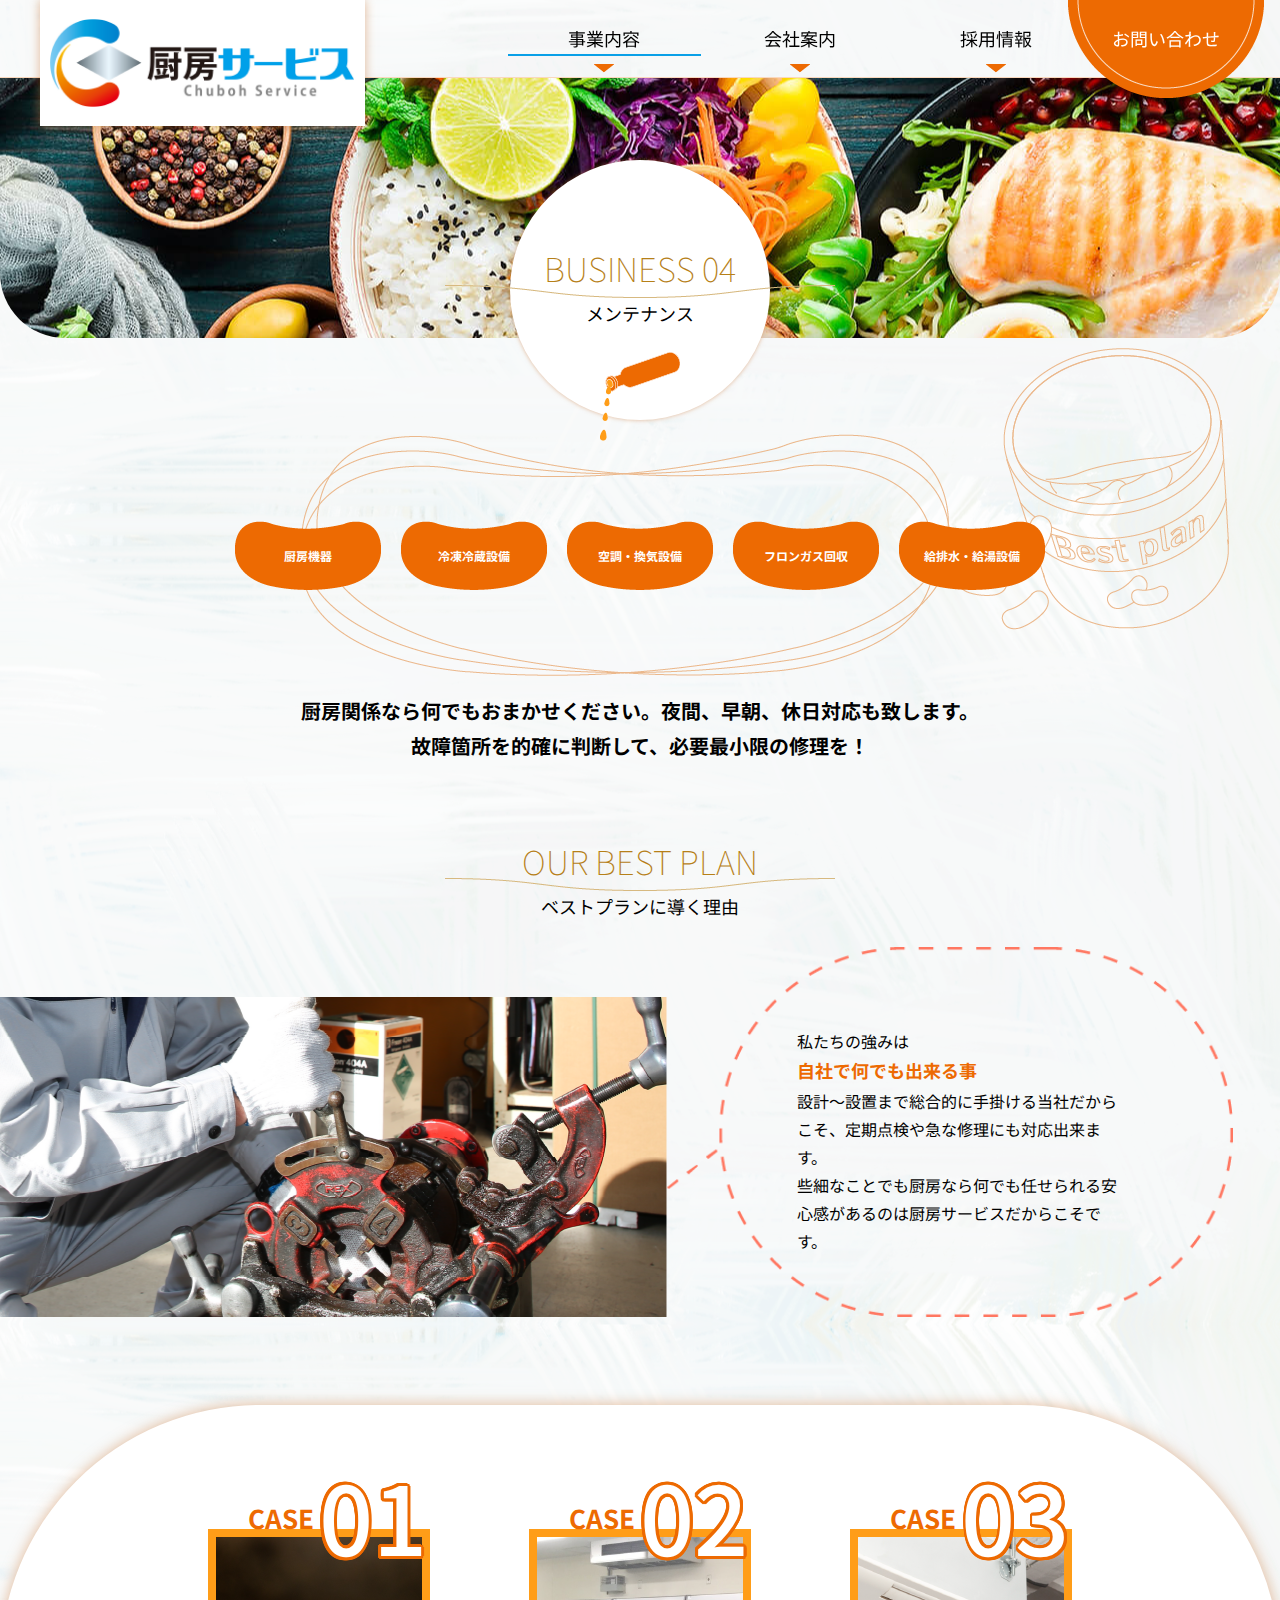
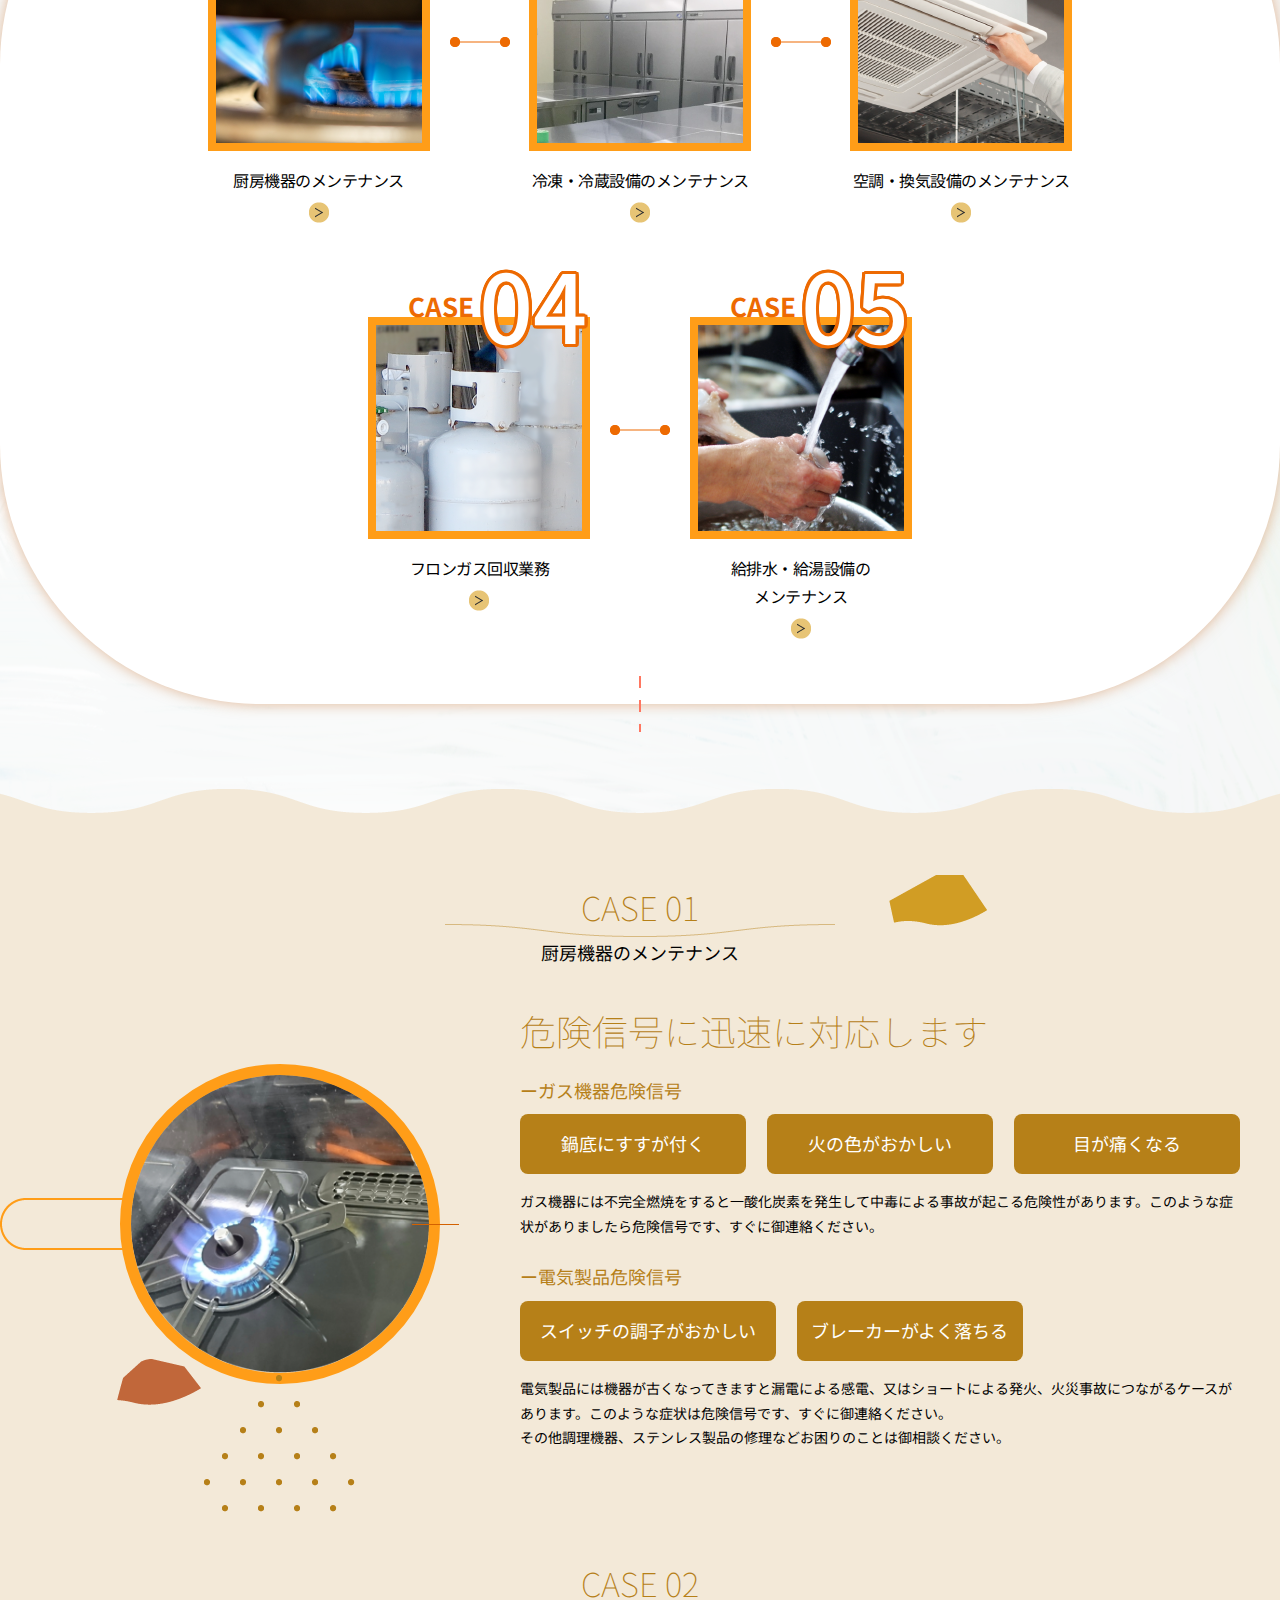
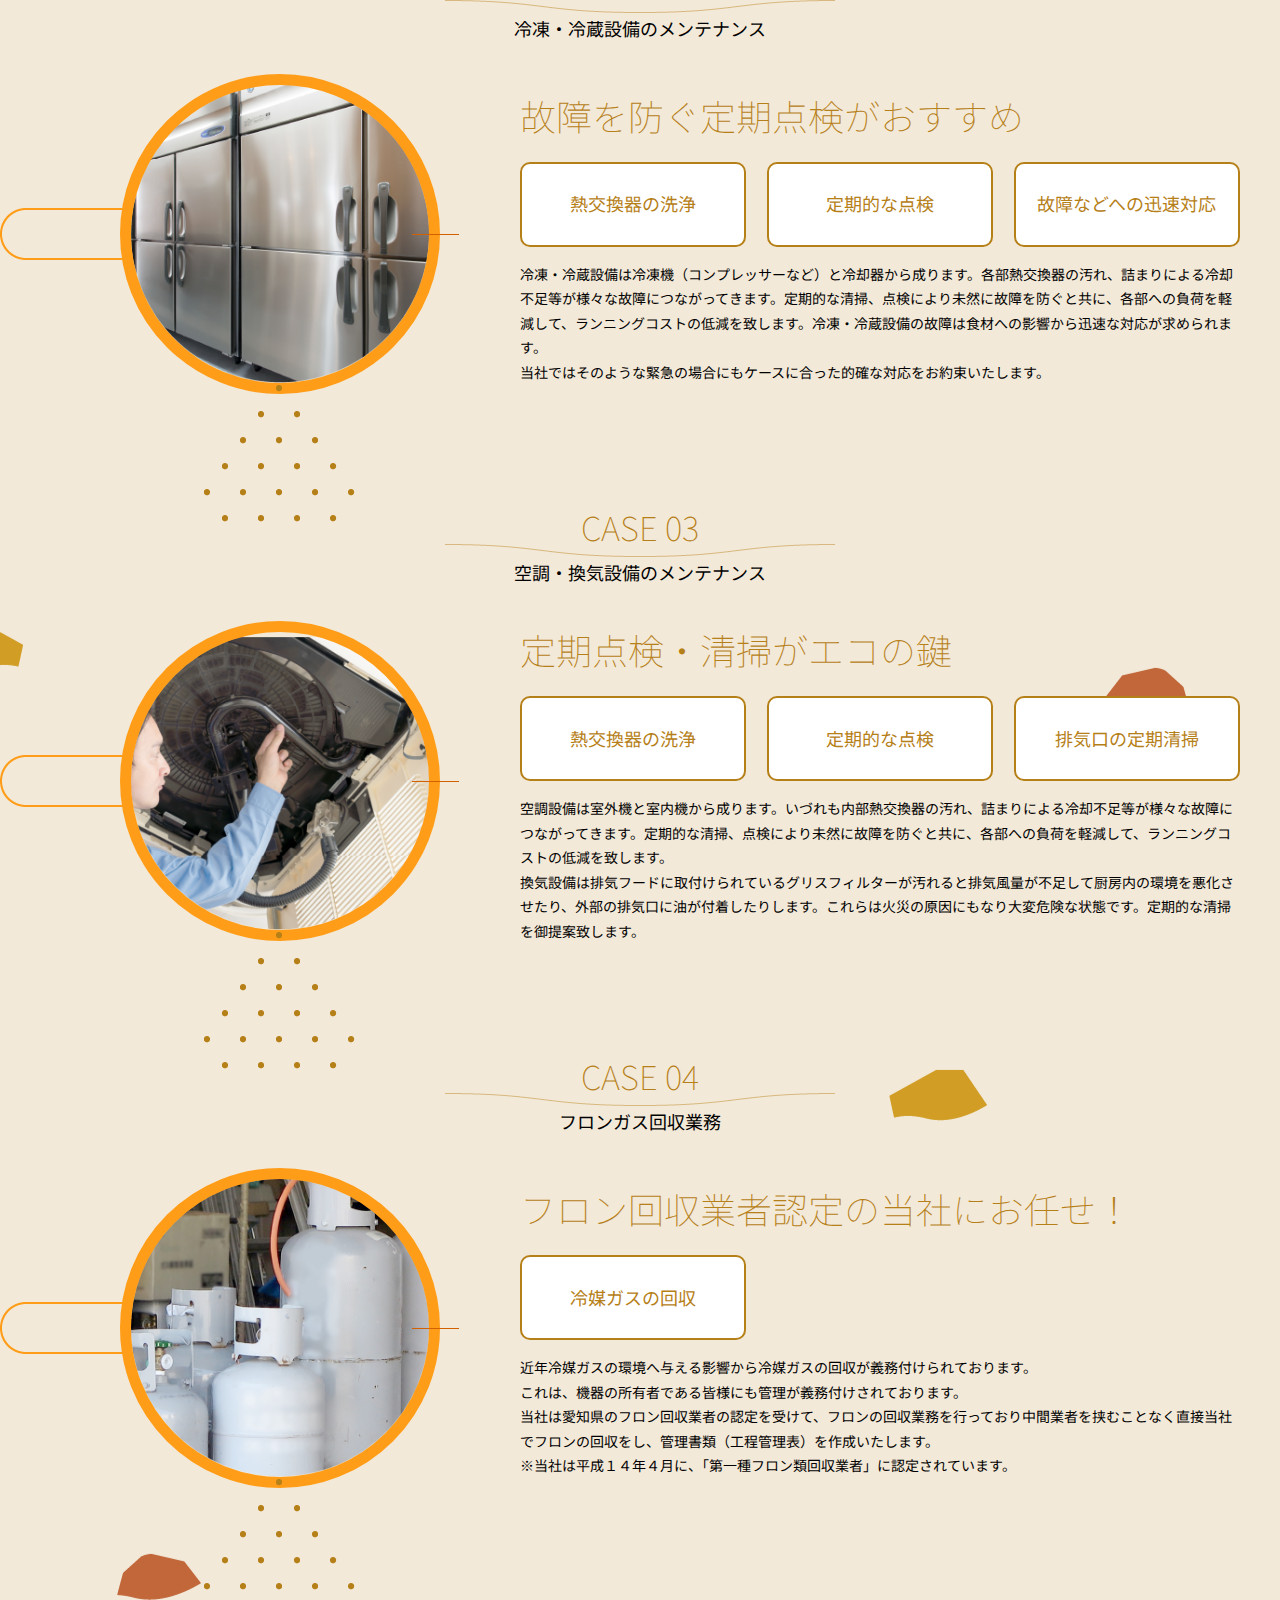
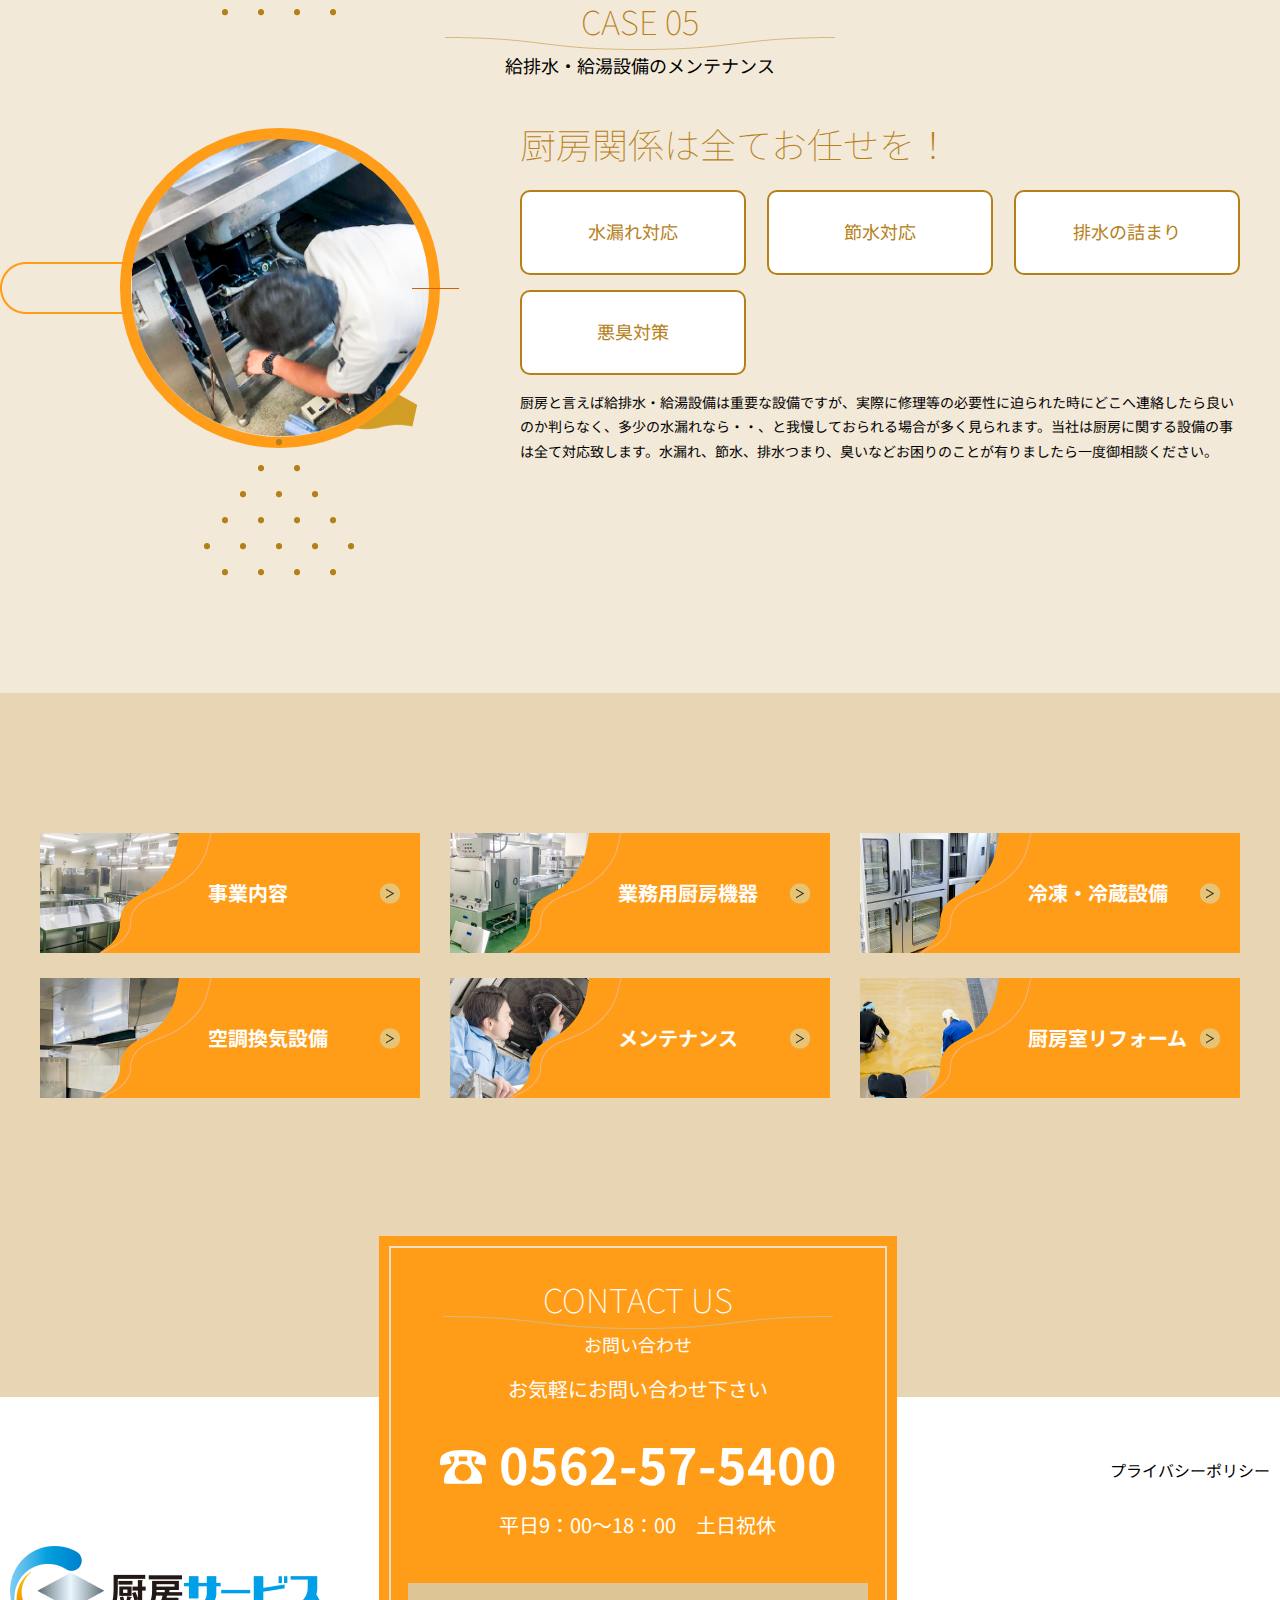
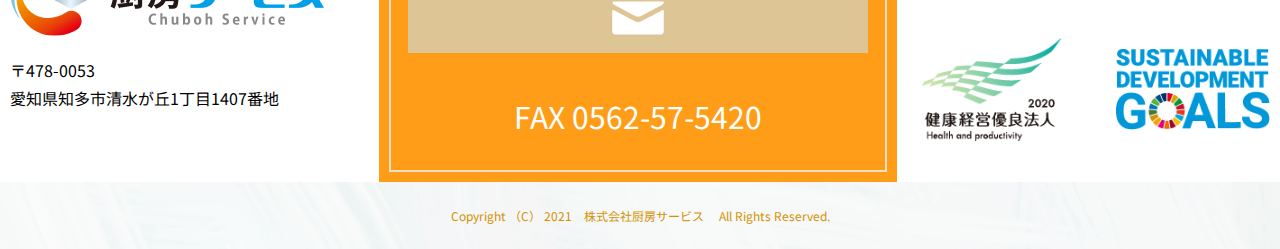
<file: business04.html>
<!doctype html>
<html lang="ja">

<head>
    <meta charset="utf-8">
    <meta http-equiv="X-UA-Compatible" content="IE=edge">
    <meta name="viewport" content="width=device-width, initial-scale=1">
    <meta name="format-detection" content="telephone=no">
    <title>メンテナンス | 厨房サービス</title>
    <!-- Favicon -->
    <link rel="shortcut icon" href="./img/fav-ico.png" type="image/x-icon" />
    <!-- End favicon -->
    <!-- Css reset -->
    <link rel="stylesheet" type="text/css" href="./css/nomalize.css">
    <link rel="stylesheet" type="text/css" href="./css/library.css">
    <link rel="stylesheet" type="text/css" href="./css/slick-theme.css">
    <link rel="stylesheet" type="text/css" href="./css/slick.css">
    <link rel="stylesheet" type="text/css" href="./css/aos.css">
    <link rel="stylesheet" type="text/css" href="./css/style.css">
    <link rel="stylesheet" type="text/css" href="./css/reponsive.css">
    <!-- End css reset -->

</head>

<body>
    <!-- Header -->
    <header>
        <div class="hd_all">
            <div class="hd_logo">
                <h1>
                    <a href="./" class="hv-o"><img src="./img/hd_logo.png" alt="厨房サービス"></a>
                </h1>
            </div>
            <!-- End .hd_logo -->
            <div class="hd_menu_all">
                <div class="menu_main">
                    <ul>
                        <li class="active"><a href="./business.html">事業内容</a></li>
                        <li><a href="./about.html">会社案内</a></li>
                        <li><a href="./recruit.html">採用情報</a></li>
                        <li class="menu_contact"><a href="./contact.html">お問い合わせ</a></li>
                    </ul>
                </div>
                <!-- End .menu_main -->
                <div class="menu_sub">
                    <div class="all_contentsub">
                        <ul class="sub_business">
                            <li><a href="./business01.html">業務用厨房機器</a></li>
                            <li class="active"><a href="./business04.html">メンテナンス</a></li>
                            <li><a href="./business02.html">冷凍・冷蔵設備</a></li>
                            <li><a href="./business05.html">厨房室リフォーム</a></li>
                            <li><a href="./business03.html">空調換気設備</a></li>
                        </ul>
                        <!-- End .sub_business -->
                        <ul class="sub_about">
                            <li><a href="./outline.html">会社概要</a></li>
                            <li><a href="./history.html">会社沿革</a></li>
                        </ul>
                        <!-- End .sub_about -->
                        <ul class="sub_recruit">
                            <li><a href="./interview.html">先輩メッセージ</a></li>
                        </ul>
                        <!-- End .sub_recruit -->
                    </div>
                </div>
                <!-- End .menu_sub -->
            </div>
            <!-- End .hd_menu_all -->
            <div class="menu_sp">
                <div class="btn_menu">
                    <div id="menu_hambur">
                        <span></span>
                        <span></span>
                        <span></span>
                        <span></span>
                    </div>
                </div>
                <div class="div_menu">
                    <ul>
                        <li class="active">
                            <a href="./business.html">事業内容</a>
                            <div class="btn_sub_menu"></div>
                            <ul class="sub_menu">
                                <li><a href="./business01.html">業務用厨房機器</a></li>
                                <li><a href="./business02.html">冷凍・冷蔵設備</a></li>
                                <li><a href="./business03.html">空調換気設備</a></li>
                                <li class="active"><a href="./business04.html">メンテナンス</a></li>
                                <li><a href="./business05.html">厨房室リフォーム</a></li>
                            </ul>
                        </li>
                        <li>
                            <a href="./about.html">会社案内</a>
                            <div class="btn_sub_menu"></div>
                            <ul class="sub_menu">
                                <li><a href="./outline.html">会社概要</a></li>
                                <li><a href="./history.html">会社沿革</a></li>
                            </ul>
                        </li>
                        <li>
                            <a href="./recruit.html">採用情報</a>
                            <div class="btn_sub_menu"></div>
                            <ul class="sub_menu">
                                <li><a href="./interview.html">先輩メッセージ</a></li>
                            </ul>
                        </li>
                        <li>
                            <a href="./contact.html">お問い合わせ</a>
                        </li>
                    </ul>
                </div>
            </div>
        </div>
    </header>
    <!-- End header -->

    <!-- Content -->
    <section id="page_banner">
        <div class="all_banners">
            <div class="img_banner" style="background-image: url(./img/page_banner1.jpeg)"></div>
            <div class="all_content">
                <div class="div_circle"></div>
                <div class="banner_content">
                    <h3 class="title_style01 cl02">
                        <span class="title01">
                            BUSINESS 04
                        </span>
                        <span class="title02">
                            メンテナンス
                        </span>
                    </h3>
                    <div class="img">
                        <img src="./img/page_icon.png" alt="BUSINESS">
                    </div>
                </div>
            </div>
        </div>
    </section>
    <!-- End #page_banner -->

    <section id="business_menu_page" class="one_line">
        <div class="cont">
            <div class="all_item">
                <div class="item">厨房機器</div>
                <div class="item">冷凍冷蔵設備</div>
                <div class="item">空調・換気設備</div>
                <div class="item">フロンガス回収</div>
                <div class="item">給排水・給湯設備</div>
            </div>
            <div class="txt">
                厨房関係なら何でもおまかせください。夜間、早朝、休日対応も致します。<br>故障箇所を的確に判断して、必要最小限の修理を！
            </div>
        </div>
    </section>
    <!-- End #business_menu_page -->

    <section id="business01_01">
        <h3 class="title_style01 cl02">
            <span class="title01">
                OUR BEST PLAN
            </span>
            <span class="title02">
                ベストプランに導く理由
            </span>
        </h3>
        <div class="all_content">
            <div class="img" style="background-image:url(./img/business04_img01.png)"></div>
            <div class="div_txt">
                <div class="txt">
                    私たちの強みは<br class="hide_sp">
                    <strong>自社で何でも出来る事</strong><br class="hide_sp">
                    設計～設置まで総合的に手掛ける当社だからこそ、定期点検や急な修理にも対応出来ます。<br>
                    些細なことでも厨房なら何でも任せられる安心感があるのは厨房サービスだからこそです。
                </div>
            </div>
        </div>
    </section>
    <!-- End #business01_01 -->

    <section id="business01_02">
        <div class="cont_divbg div_btnadd">
            <div class="cont">
                <div class="all_point">
                    <a href="#case01" class="item_point hv-o">
                        <p class="txt_point">
                            <span class="txt">CASE</span>
                            <span class="num">01</span>
                        </p>
                        <p class="img" style="background-image: url(./img/business04_img02.png);"></p>
                        <p class="text_point">厨房機器のメンテナンス
                            <img src="./img/btn_arrow01.png" alt="厨房機器のメンテナンス">
                        </p>
                    </a>
                    <!-- End .item_point -->
                    <a href="#case02" class="item_point hv-o">
                        <p class="txt_point">
                            <span class="txt">CASE</span>
                            <span class="num">02</span>
                        </p>
                        <p class="img" style="background-image: url(./img/business04_img03.png);"></p>
                        <p class="text_point">冷凍・冷蔵設備のメンテナンス
                            <img src="./img/btn_arrow01.png" alt="冷凍・冷蔵設備のメンテナンス">
                        </p>
                    </a>
                    <!-- End .item_point -->
                    <a href="#case03" class="item_point hv-o">
                        <p class="txt_point">
                            <span class="txt">CASE</span>
                            <span class="num">03</span>
                        </p>
                        <p class="img" style="background-image: url(./img/business04_img04.png);"></p>
                        <p class="text_point">空調・換気設備のメンテナンス
                            <img src="./img/btn_arrow01.png" alt="空調・換気設備のメンテナンス">
                        </p>
                    </a>
                    <!-- End .item_point -->
                    <a href="#case04" class="item_point hv-o">
                        <p class="txt_point">
                            <span class="txt">CASE</span>
                            <span class="num">04</span>
                        </p>
                        <p class="img" style="background-image: url(./img/business04_img05.png);"></p>
                        <p class="text_point">フロンガス回収業務
                            <img src="./img/btn_arrow01.png" alt="フロンガス回収業務">
                        </p>
                    </a>
                    <!-- End .item_point -->
                    <a href="#case05" class="item_point hv-o">
                        <p class="txt_point">
                            <span class="txt">CASE</span>
                            <span class="num">05</span>
                        </p>
                        <p class="img" style="background-image: url(./img/business04_img06.png);"></p>
                        <p class="text_point">給排水・給湯設備の<br>メンテナンス
                            <img src="./img/btn_arrow01.png" alt="給排水・給湯設備のメンテナンス">
                        </p>
                    </a>
                    <!-- End .item_point -->
                </div>
            </div>
        </div>
    </section>
    <!-- End #business01_02 -->

    <section id="business01_03">
        <h3 class="title_style01 cl02" id="case01">
            <span class="title01">
                CASE 01
            </span>
            <span class="title02">
                厨房機器のメンテナンス
            </span>
        </h3>
        <div class="all_item_2">
            <div class="item">
                <div class="cont">
                    <div class="img" style="background-image: url(./img/business04_img07.png)"></div>
                    <div class="all_content">
                        <div class="title">危険信号に迅速に対応します</div>
                        <div class="div_add_txt3">
                            <div class="title_sub">
                                ーガス機器危険信号
                            </div>
                            <div class="all_itemsub sub01">
                                <div class="item_sub">鍋底にすすが付く</div>
                                <div class="item_sub">火の色がおかしい</div>
                                <div class="item_sub">目が痛くなる</div>
                            </div>
                            <div class="txt_sub">
                                ガス機器には不完全燃焼をすると一酸化炭素を発生して中毒による事故が起こる危険性があります。このような症状がありましたら危険信号です、すぐに御連絡ください。
                            </div>
                            <div class="title_sub">
                                ー電気製品危険信号
                            </div>
                            <div class="all_itemsub sub02">
                                <div class="item_sub">スイッチの調子がおかしい</div>
                                <div class="item_sub">ブレーカーがよく落ちる</div>
                            </div>
                            <div class="txt_sub">
                                電気製品には機器が古くなってきますと漏電による感電、又はショートによる発火、火災事故につながるケースがあります。このような症状は危険信号です、すぐに御連絡ください。<br>
                                その他調理機器、ステンレス製品の修理などお困りのことは御相談ください。
                            </div>
                        </div>
                    </div>
                </div>
            </div>
        </div>
        <h3 class="title_style01 cl02" id="case02">
            <span class="title01">
                CASE 02
            </span>
            <span class="title02">
                冷凍・冷蔵設備のメンテナンス
            </span>
        </h3>
        <div class="all_item_2">
            <div class="item">
                <div class="cont">
                    <div class="img" style="background-image: url(./img/business04_img08.png)"></div>
                    <div class="all_content">
                        <div class="title">故障を防ぐ定期点検がおすすめ</div>
                        <div class="div_add_txt1">
                            <div class="item_txt">
                                <div class="title_add">
                                    熱交換器の洗浄
                                </div>
                            </div>
                            <div class="item_txt">
                                <div class="title_add">
                                    定期的な点検
                                </div>
                            </div>
                            <div class="item_txt">
                                <div class="title_add">
                                    故障などへの迅速対応
                                </div>
                            </div>
                        </div>
                        <div class="txt">
                            冷凍・冷蔵設備は冷凍機（コンプレッサーなど）と冷却器から成ります。各部熱交換器の汚れ、詰まりによる冷却不足等が様々な故障につながってきます。定期的な清掃、点検により未然に故障を防ぐと共に、各部への負荷を軽減して、ランニングコストの低減を致します。冷凍・冷蔵設備の故障は食材への影響から迅速な対応が求められます。<br>
                            当社ではそのような緊急の場合にもケースに合った的確な対応をお約束いたします。
                        </div>
                    </div>
                </div>
            </div>
        </div>
        <h3 class="title_style01 cl02" id="case03">
            <span class="title01">
                CASE 03
            </span>
            <span class="title02">
                空調・換気設備のメンテナンス
            </span>
        </h3>
        <div class="all_item_2">
            <div class="item">
                <div class="cont">
                    <div class="img" style="background-image: url(./img/business04_img09.png)"></div>
                    <div class="all_content">
                        <div class="title">定期点検・清掃がエコの鍵</div>
                        <div class="div_add_txt1">
                            <div class="item_txt">
                                <div class="title_add">
                                    熱交換器の洗浄
                                </div>
                            </div>
                            <div class="item_txt">
                                <div class="title_add">
                                    定期的な点検
                                </div>
                            </div>
                            <div class="item_txt">
                                <div class="title_add">
                                    排気口の定期清掃
                                </div>
                            </div>
                        </div>
                        <div class="txt">
                            空調設備は室外機と室内機から成ります。いづれも内部熱交換器の汚れ、詰まりによる冷却不足等が様々な故障につながってきます。定期的な清掃、点検により未然に故障を防ぐと共に、各部への負荷を軽減して、ランニングコストの低減を致します。<br>
                            換気設備は排気フードに取付けられているグリスフィルターが汚れると排気風量が不足して厨房内の環境を悪化させたり、外部の排気口に油が付着したりします。これらは火災の原因にもなり大変危険な状態です。定期的な清掃を御提案致します。
                        </div>
                    </div>
                </div>
            </div>
        </div>
        <h3 class="title_style01 cl02" id="case04">
            <span class="title01">
                CASE 04
            </span>
            <span class="title02">
                フロンガス回収業務
            </span>
        </h3>
        <div class="all_item_2">
            <div class="item">
                <div class="cont">
                    <div class="img" style="background-image: url(./img/business04_img10.png)"></div>
                    <div class="all_content">
                        <div class="title">フロン回収業者認定の当社にお任せ！</div>
                        <div class="div_add_txt1">
                            <div class="item_txt">
                                <div class="title_add">
                                    冷媒ガスの回収
                                </div>
                            </div>
                        </div>
                        <div class="txt">
                            近年冷媒ガスの環境へ与える影響から冷媒ガスの回収が義務付けられております。<br>
                            これは、機器の所有者である皆様にも管理が義務付けされております。<br>
                            当社は愛知県のフロン回収業者の認定を受けて、フロンの回収業務を行っており中間業者を挟むことなく直接当社でフロンの回収をし、管理書類（工程管理表）を作成いたします。<br>
                            ※当社は平成１４年４月に、「第一種フロン類回収業者」に認定されています。
                        </div>
                    </div>
                </div>
            </div>
        </div>
        <h3 class="title_style01 cl02" id="case05">
            <span class="title01">
                CASE 05
            </span>
            <span class="title02">
                給排水・給湯設備のメンテナンス
            </span>
        </h3>
        <div class="all_item_2">
            <div class="item">
                <div class="cont">
                    <div class="img" style="background-image: url(./img/business04_img11.png)"></div>
                    <div class="all_content">
                        <div class="title">厨房関係は全てお任せを！</div>
                        <div class="div_add_txt1">
                            <div class="item_txt">
                                <div class="title_add">
                                    水漏れ対応
                                </div>
                            </div>
                            <div class="item_txt">
                                <div class="title_add">
                                    節水対応
                                </div>
                            </div>
                            <div class="item_txt">
                                <div class="title_add">
                                    排水の詰まり
                                </div>
                            </div>
                        </div>
                        <div class="div_add_txt1">
                            <div class="item_txt">
                                <div class="title_add">
                                    悪臭対策
                                </div>
                            </div>
                        </div>
                        <div class="txt">
                            厨房と言えば給排水・給湯設備は重要な設備ですが、実際に修理等の必要性に迫られた時にどこへ連絡したら良いのか判らなく、多少の水漏れなら・・、と我慢しておられる場合が多く見られます。当社は厨房に関する設備の事は全て対応致します。水漏れ、節水、排水つまり、臭いなどお困りのことが有りましたら一度御相談ください。
                        </div>
                    </div>
                </div>
            </div>
        </div>
    </section>
    <!-- End #business01_03 -->

    <section id="business_menu">
        <div class="cont">
            <div class="all_menu">
                <a href="./business.html" style="background-image: url(./img/business_img12.png)"
                    class="item hv-o">事業内容</a>
                <a href="./business01.html" style="background-image: url(./img/business_img13.png)"
                    class="item hv-o">業務用厨房機器</a>
                <a href="./business02.html" style="background-image: url(./img/business_img14.png)"
                    class="item hv-o">冷凍・冷蔵設備</a>
                <a href="./business03.html" style="background-image: url(./img/business_img15.png)"
                    class="item hv-o">空調換気設備</a>
                <a href="./business04.html" style="background-image: url(./img/business_img16.png)"
                    class="item hv-o">メンテナンス</a>
                <a href="./business05.html" style="background-image: url(./img/business_img17.png)"
                    class="item hv-o">厨房室リフォーム</a>
            </div>
        </div>
    </section>
    <!-- End #business_menu -->

    <!-- End content -->

    <!-- Footer -->
    <footer>
        <div class="div_backtop"></div>
        <div class="ft_all ft_business">
            <div class="ft_bg">
                <div class="ft_content">
                    <div class="ft_logo">
                        <a href="./" class="hv-o">
                            <img src="./img/ft_logo.png" alt="厨房サービス">
                        </a>
                        <div class="txt">
                            〒478-0053<br>愛知県知多市清水が丘1丁目1407番地
                        </div>
                    </div>
                    <!-- End .ft_logo -->
                    <div class="ft_contact">
                        <div class="bg">
                            <h3 class="title_style01">
                                <span class="title01">
                                    CONTACT US
                                </span>
                                <span class="title02">
                                    お問い合わせ
                                </span>
                            </h3>
                            <div class="txt01">
                                お気軽にお問い合わせ下さい
                            </div>
                            <a class="txt_tel" href="tel:0562575400">
                                ☎ 0562-57-5400
                            </a>
                            <div class="txt02">
                                平日9：00～18：00　土日祝休
                            </div>
                            <a href="./contact.html" class="hv-o btn_contact">
                                <img src="./img/ft_contact.png" alt="Contact">
                            </a>
                            <div class="txt_fax">
                                FAX 0562-57-5420
                            </div>
                        </div>
                    </div>
                    <!-- End .ft_contact -->
                    <div class="ft_link">
                        <a href="./privacy.html" class="link_privacy">
                            プライバシーポリシー
                        </a>
                        <div class="div_linklogo">
                            <a href="#" class="hv-o">
                                <img src="./img/ft_logo01.png" alt="健康経営優良法人">
                            </a>
                            <a href="#" class="hv-o">
                                <img src="./img/ft_logo02.png" alt="SUSTAINABLE DEVELOPMENT GOALS"></a>
                        </div>
                    </div>
                    <!-- End .ft_link -->
                </div>
            </div>
            <div class="ft_copyright">
                <div class="cont">
                    Copyright （C） 2021　株式会社厨房サービス　 <br class="show_sp">All Rights Reserved.
                </div>
            </div>
        </div>
    </footer>
    <!-- End footer -->

    <!-- Jquery pagetop -->
    <script src="./js/jquery-2.0.0b1.js"></script>
    <script src="./js/aos.js"></script>
    <script src="./js/slick.js"></script>
    <script src="./js/script.js"></script>
    <script src="./js/script_page.js"></script>
    <script src="./js/check_browser.js"></script>
</body>

</html>
</file>
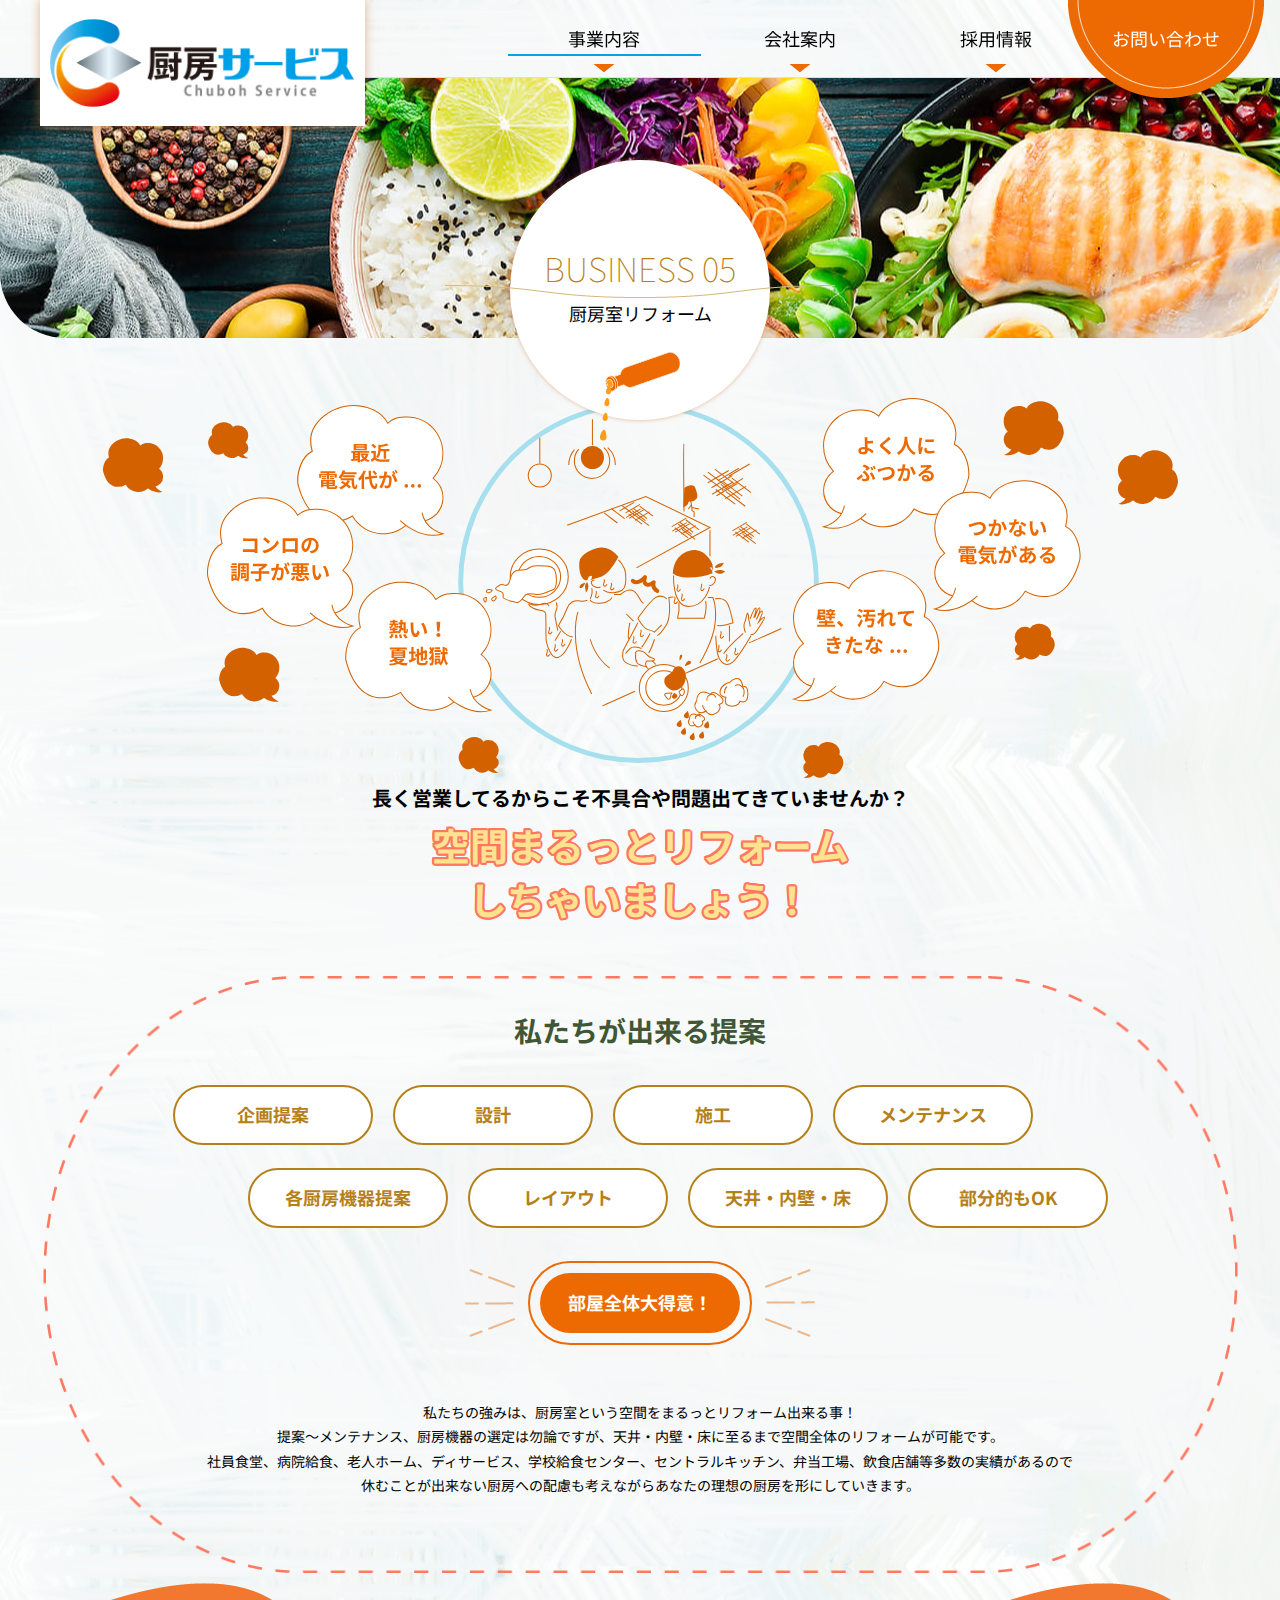
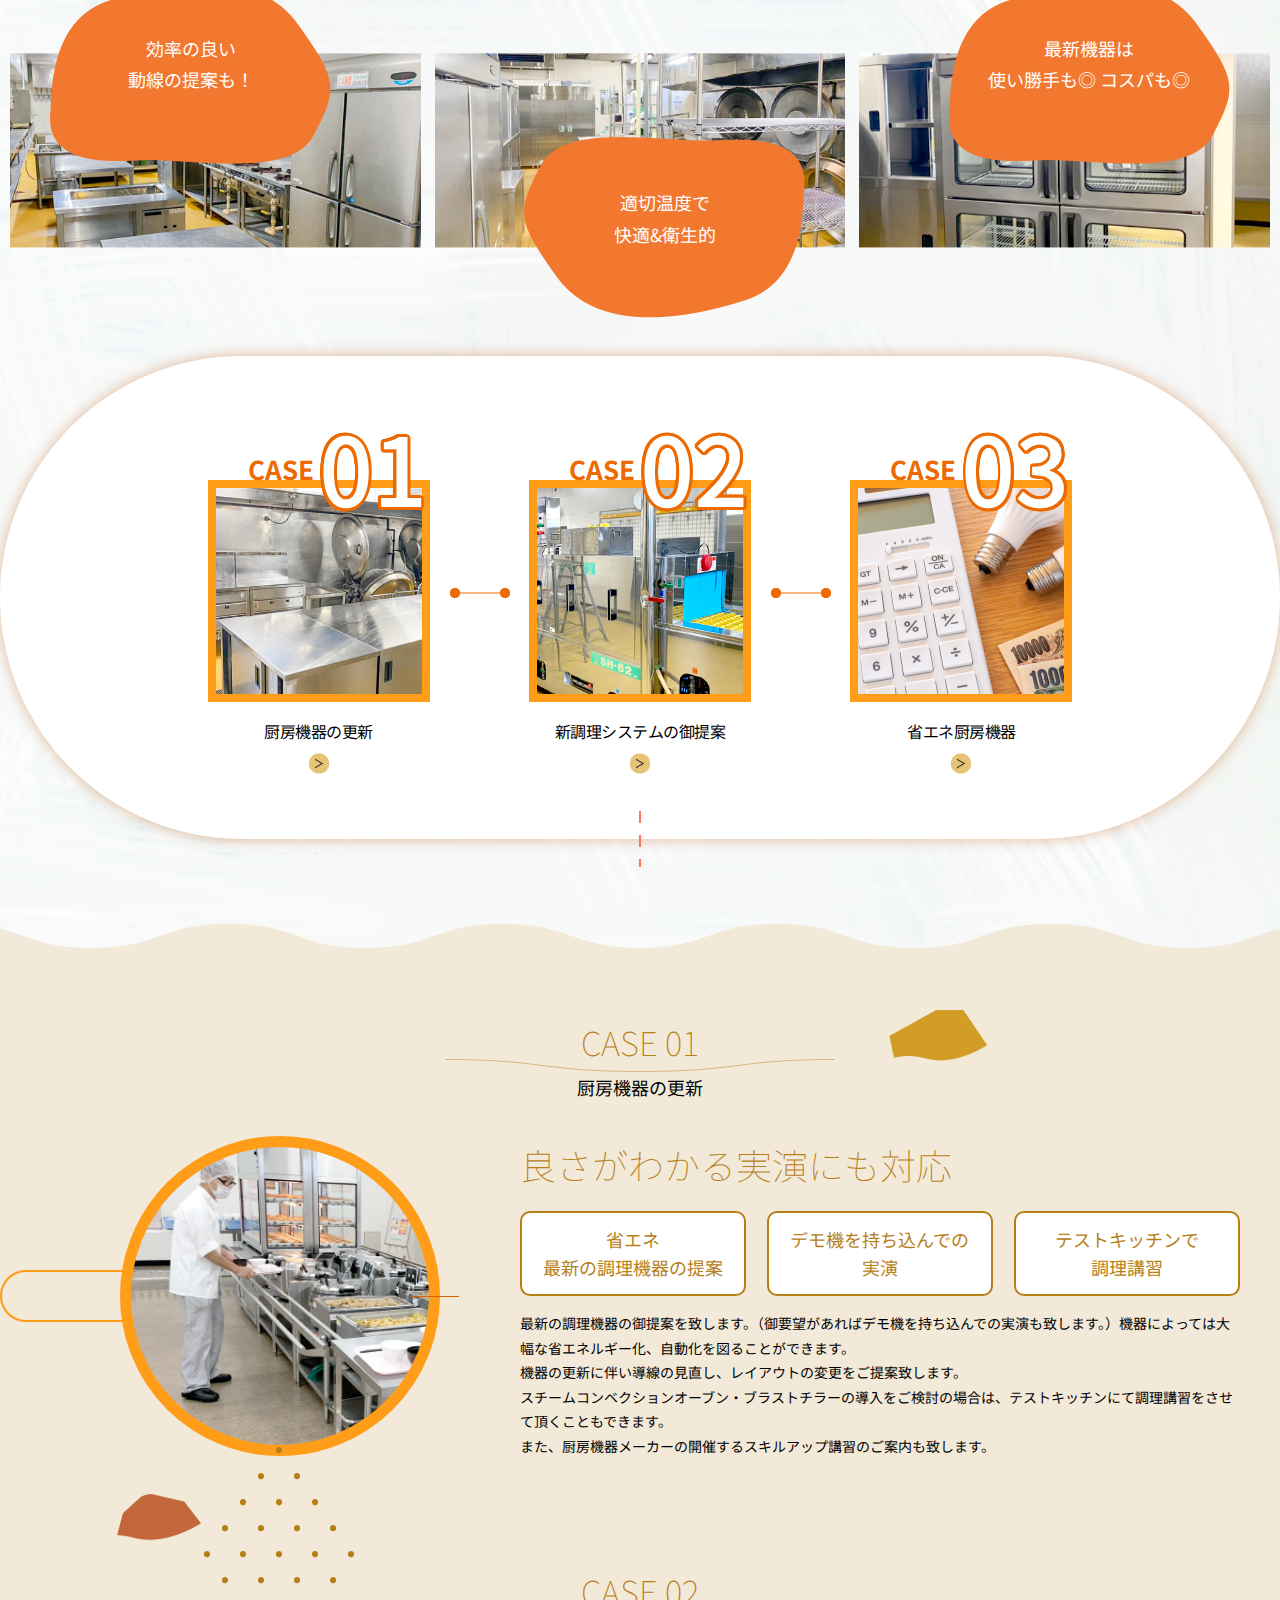
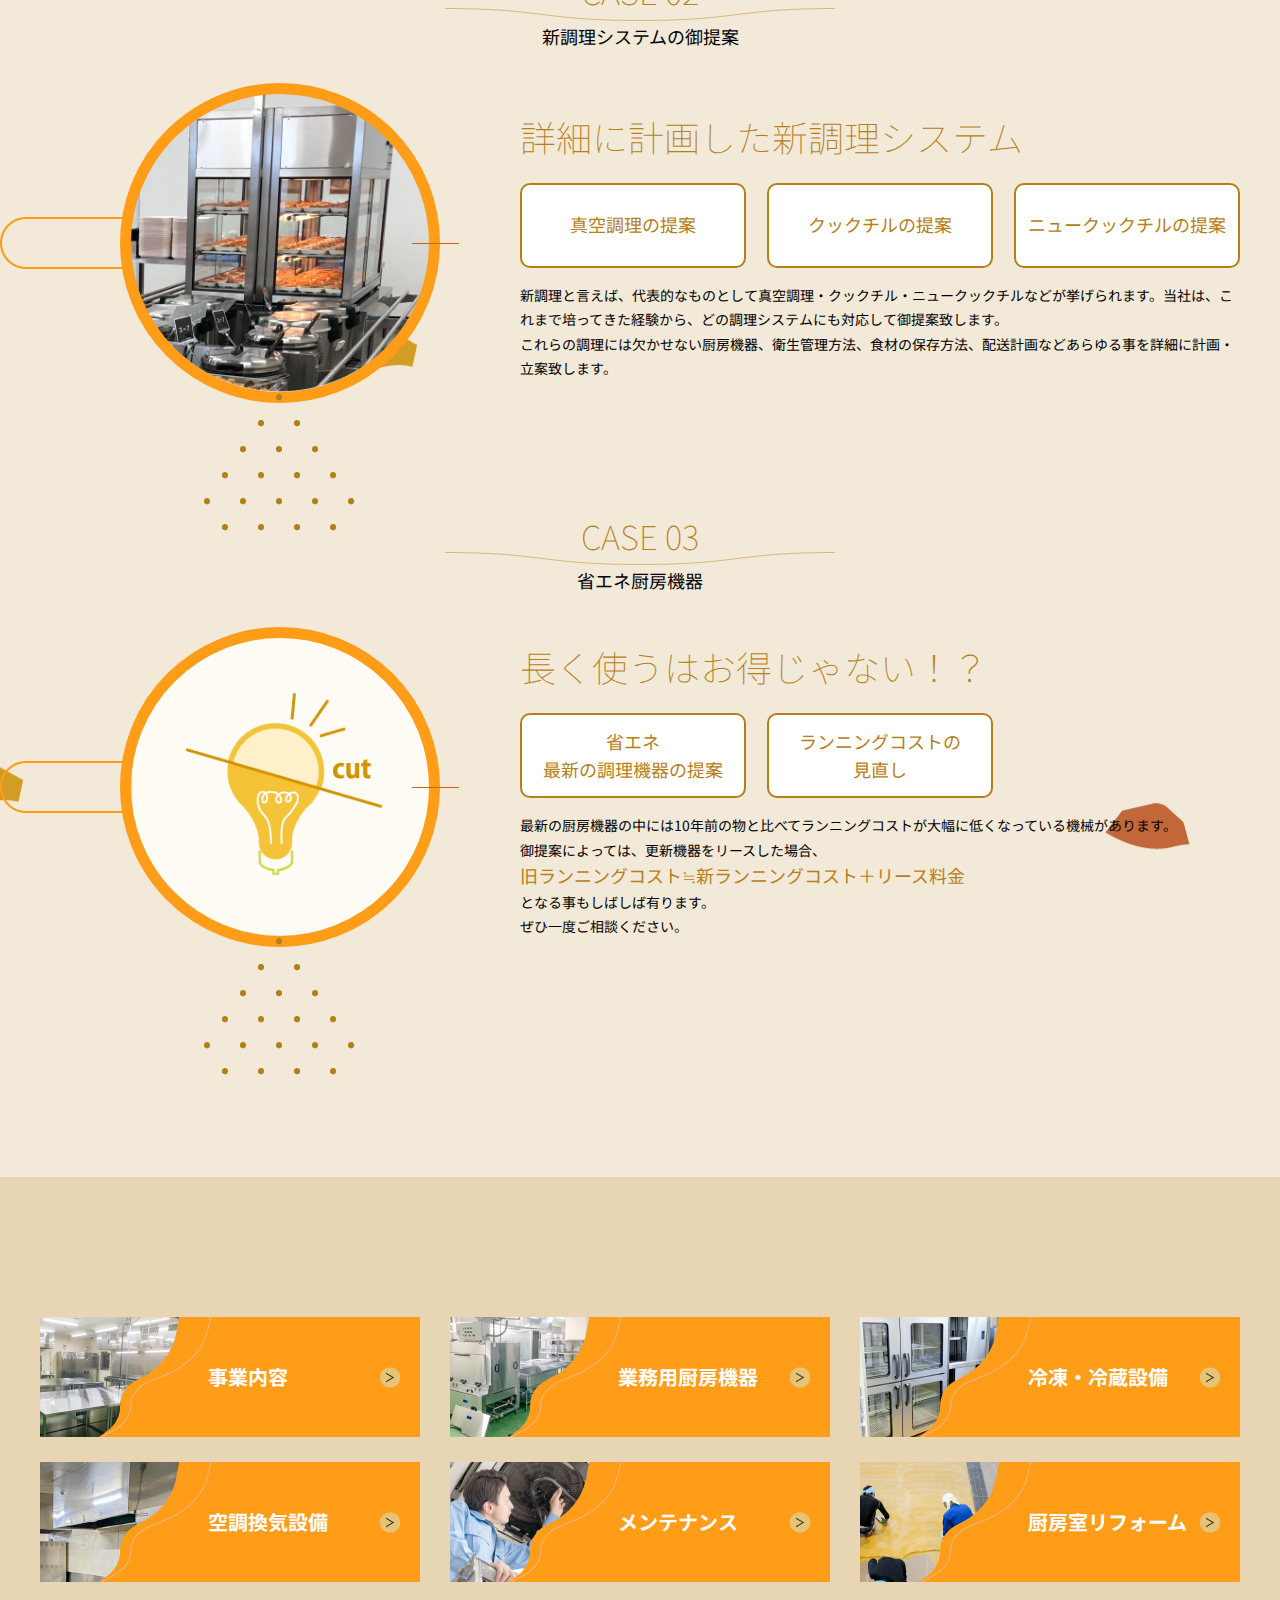
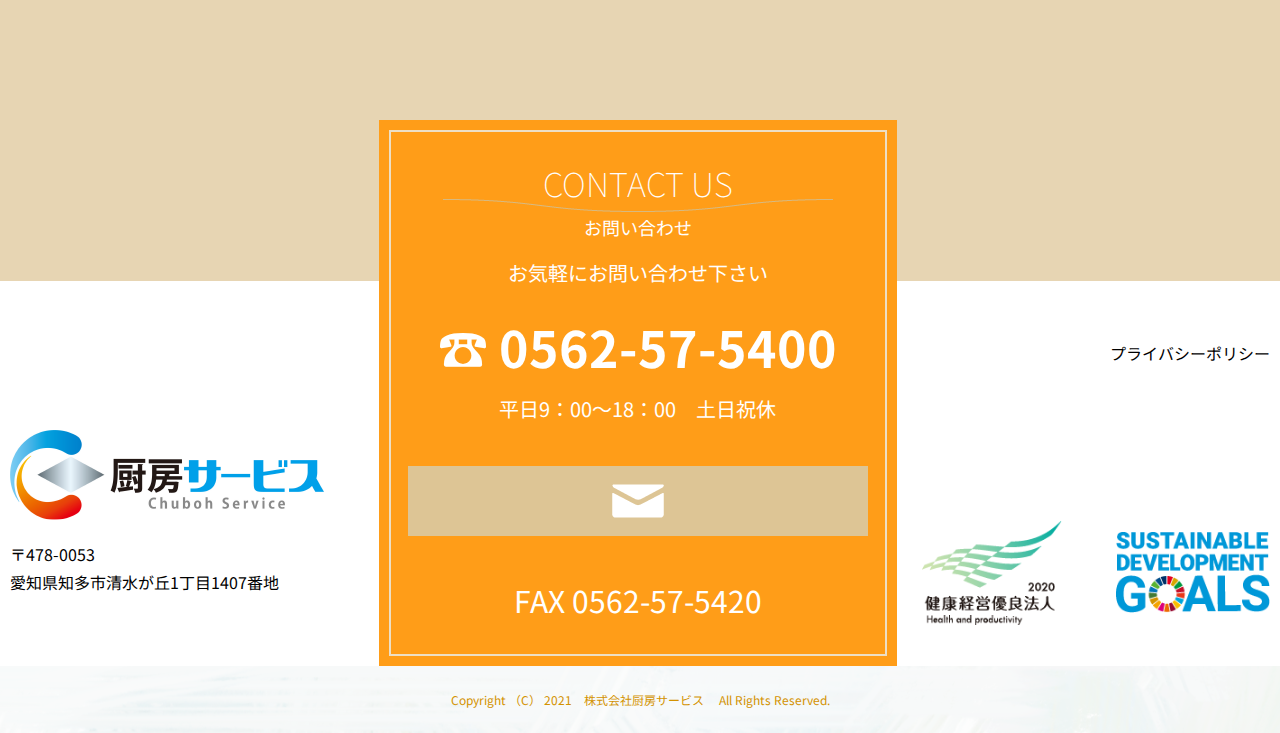
<file: business05.html>
<!doctype html>
<html lang="ja">

<head>
    <meta charset="utf-8">
    <meta http-equiv="X-UA-Compatible" content="IE=edge">
    <meta name="viewport" content="width=device-width, initial-scale=1">
    <meta name="format-detection" content="telephone=no">
    <title>厨房室リフォーム | 厨房サービス</title>
    <!-- Favicon -->
    <link rel="shortcut icon" href="./img/fav-ico.png" type="image/x-icon" />
    <!-- End favicon -->
    <!-- Css reset -->
    <link rel="stylesheet" type="text/css" href="./css/nomalize.css">
    <link rel="stylesheet" type="text/css" href="./css/library.css">
    <link rel="stylesheet" type="text/css" href="./css/slick-theme.css">
    <link rel="stylesheet" type="text/css" href="./css/slick.css">
    <link rel="stylesheet" type="text/css" href="./css/aos.css">
    <link rel="stylesheet" type="text/css" href="./css/style.css">
    <link rel="stylesheet" type="text/css" href="./css/reponsive.css">
    <!-- End css reset -->

</head>

<body>
    <!-- Header -->
    <header>
        <div class="hd_all">
            <div class="hd_logo">
                <h1>
                    <a href="./" class="hv-o"><img src="./img/hd_logo.png" alt="厨房サービス"></a>
                </h1>
            </div>
            <!-- End .hd_logo -->
            <div class="hd_menu_all">
                <div class="menu_main">
                    <ul>
                        <li class="active"><a href="./business.html">事業内容</a></li>
                        <li><a href="./about.html">会社案内</a></li>
                        <li><a href="./recruit.html">採用情報</a></li>
                        <li class="menu_contact"><a href="./contact.html">お問い合わせ</a></li>
                    </ul>
                </div>
                <!-- End .menu_main -->
                <div class="menu_sub">
                    <div class="all_contentsub">
                        <ul class="sub_business">
                            <li><a href="./business01.html">業務用厨房機器</a></li>
                            <li><a href="./business04.html">メンテナンス</a></li>
                            <li><a href="./business02.html">冷凍・冷蔵設備</a></li>
                            <li class="active"><a href="./business05.html">厨房室リフォーム</a></li>
                            <li><a href="./business03.html">空調換気設備</a></li>
                        </ul>
                        <!-- End .sub_business -->
                        <ul class="sub_about">
                            <li><a href="./outline.html">会社概要</a></li>
                            <li><a href="./history.html">会社沿革</a></li>
                        </ul>
                        <!-- End .sub_about -->
                        <ul class="sub_recruit">
                            <li><a href="./interview.html">先輩メッセージ</a></li>
                        </ul>
                        <!-- End .sub_recruit -->
                    </div>
                </div>
                <!-- End .menu_sub -->
            </div>
            <!-- End .hd_menu_all -->
            <div class="menu_sp">
                <div class="btn_menu">
                    <div id="menu_hambur">
                        <span></span>
                        <span></span>
                        <span></span>
                        <span></span>
                    </div>
                </div>
                <div class="div_menu">
                    <ul>
                        <li class="active">
                            <a href="./business.html">事業内容</a>
                            <div class="btn_sub_menu"></div>
                            <ul class="sub_menu">
                                <li><a href="./business01.html">業務用厨房機器</a></li>
                                <li><a href="./business02.html">冷凍・冷蔵設備</a></li>
                                <li><a href="./business03.html">空調換気設備</a></li>
                                <li><a href="./business04.html">メンテナンス</a></li>
                                <li class="active"><a href="./business05.html">厨房室リフォーム</a></li>
                            </ul>
                        </li>
                        <li>
                            <a href="./about.html">会社案内</a>
                            <div class="btn_sub_menu"></div>
                            <ul class="sub_menu">
                                <li><a href="./outline.html">会社概要</a></li>
                                <li><a href="./history.html">会社沿革</a></li>
                            </ul>
                        </li>
                        <li>
                            <a href="./recruit.html">採用情報</a>
                            <div class="btn_sub_menu"></div>
                            <ul class="sub_menu">
                                <li><a href="./interview.html">先輩メッセージ</a></li>
                            </ul>
                        </li>
                        <li>
                            <a href="./contact.html">お問い合わせ</a>
                        </li>
                    </ul>
                </div>
            </div>
        </div>
    </header>
    <!-- End header -->

    <!-- Content -->
    <section id="page_banner">
        <div class="all_banners">
            <div class="img_banner" style="background-image: url(./img/page_banner1.jpeg)"></div>
            <div class="all_content">
                <div class="div_circle"></div>
                <div class="banner_content">
                    <h3 class="title_style01 cl02">
                        <span class="title01">
                            BUSINESS 05
                        </span>
                        <span class="title02">
                            厨房室リフォーム
                        </span>
                    </h3>
                    <div class="img">
                        <img src="./img/page_icon.png" alt="BUSINESS">
                    </div>
                </div>
            </div>
        </div>
    </section>
    <!-- End #page_banner -->


    <section id="business01_05">
        <div class="cont">
            <div class="img">
                <img src="./img/business05_img01.svg" alt="最近電気代が...　コンロの調子が悪い　熱い！夏地獄　よく人にぶつかる　つかない電気がある　壁、汚れてきたな..."
                    class="hide_sp">
                <img src="./img/business05_img02.svg" alt="最近電気代が...　コンロの調子が悪い　熱い！夏地獄　よく人にぶつかる　つかない電気がある　壁、汚れてきたな..."
                    class="show_sp">
            </div>
            <div class="txt">長く営業してるからこそ不具合や問題出てきていませんか？</div>
            <h3 class="title">空間まるっとリフォーム<br class="hide_sp">しちゃいましょう！</h3>
        </div>
    </section>
    <!-- End #business01_05 -->

    <section id="business01_06">
        <div class="cont">
            <div class="div_all">
                <h3 class="title">私たちが出来る提案</h3>
                <div class="all_btn">
                    <div class="btn_item">企画提案</div>
                    <div class="btn_item">設計</div>
                    <div class="btn_item">施工</div>
                    <div class="btn_item">メンテナンス</div>
                </div>
                <div class="all_btn even">
                    <div class="btn_item">各厨房機器提案</div>
                    <div class="btn_item">レイアウト</div>
                    <div class="btn_item">天井・内壁・床</div>
                    <div class="btn_item">部分的もOK</div>
                </div>
                <div class="div_btn">
                    <span>
                        部屋全体大得意！
                    </span>
                </div>
                <div class="txt">
                    私たちの強みは、厨房室という空間をまるっとリフォーム出来る事！<br>
                    提案～メンテナンス、厨房機器の選定は勿論ですが、天井・内壁・床に至るまで空間全体のリフォームが可能です。<br>
                    社員食堂、病院給食、老人ホーム、ディサービス、学校給食センター、セントラルキッチン、弁当工場、飲食店舗等多数の実績があるので<br
                        class="hide_sp">休むことが出来ない厨房への配慮も考えながらあなたの理想の厨房を形にしていきます。
                </div>
            </div>
        </div>
    </section>
    <!-- End #business01_06 -->

    <section id="business01_07">
        <div class="all_img">
            <div class="img">
                <img src="./img/business05_img05.png" alt="効率の良い動線の提案も！">
                <div class="txt">
                    効率の良い<br>動線の提案も！
                </div>
            </div>
            <div class="img">
                <img src="./img/business05_img06.png" alt="適切温度で快適&衛生的">
                <div class="txt">
                    適切温度で<br>快適&衛生的
                </div>
            </div>
            <div class="img">
                <img src="./img/business05_img07.png" alt="最新機器は使い勝手も◎ コスパも◎">
                <div class="txt">
                    最新機器は<br>使い勝手も◎ コスパも◎
                </div>
            </div>
        </div>
    </section>
    <!-- End #business01_07 -->

    <section id="business01_02">
        <div class="cont_divbg div_btnadd">
            <div class="cont">
                <div class="all_point">
                    <a href="#case01" class="item_point hv-o">
                        <p class="txt_point">
                            <span class="txt">CASE</span>
                            <span class="num">01</span>
                        </p>
                        <p class="img" style="background-image: url(./img/business05_img10.png);"></p>
                        <p class="text_point">厨房機器の更新
                            <img src="./img/btn_arrow01.png" alt="厨房機器の更新">
                        </p>
                    </a>
                    <!-- End .item_point -->
                    <a href="#case02" class="item_point hv-o">
                        <p class="txt_point">
                            <span class="txt">CASE</span>
                            <span class="num">02</span>
                        </p>
                        <p class="img" style="background-image: url(./img/business05_img11.png);"></p>
                        <p class="text_point">新調理システムの御提案
                            <img src="./img/btn_arrow01.png" alt="新調理システムの御提案">
                        </p>
                    </a>
                    <!-- End .item_point -->
                    <a href="#case03" class="item_point hv-o">
                        <p class="txt_point">
                            <span class="txt">CASE</span>
                            <span class="num">03</span>
                        </p>
                        <p class="img" style="background-image: url(./img/business05_img12.png);"></p>
                        <p class="text_point">省エネ厨房機器
                            <img src="./img/btn_arrow01.png" alt="省エネ厨房機器">
                        </p>
                    </a>
                    <!-- End .item_point -->
                </div>
            </div>
        </div>
    </section>
    <!-- End #business01_02 -->

    <section id="business01_03">
        <h3 class="title_style01 cl02" id="case01">
            <span class="title01">
                CASE 01
            </span>
            <span class="title02">
                厨房機器の更新
            </span>
        </h3>
        <div class="all_item_2">
            <div class="item">
                <div class="cont">
                    <div class="img" style="background-image: url(./img/business05_img13.png)"></div>
                    <div class="all_content">
                        <div class="title">良さがわかる実演にも対応</div>
                        <div class="div_add_txt1">
                            <div class="item_txt">
                                <div class="title_add">
                                    省エネ<br class="hide_sp">最新の調理機器の提案
                                </div>
                            </div>
                            <div class="item_txt">
                                <div class="title_add">
                                    デモ機を持ち込んでの<br class="hide_sp">実演
                                </div>
                            </div>
                            <div class="item_txt">
                                <div class="title_add">
                                    テストキッチンで<br class="hide_sp">調理講習
                                </div>
                            </div>
                        </div>
                        <div class="txt">
                            最新の調理機器の御提案を致します。（御要望があればデモ機を持ち込んでの実演も致します。）機器によっては大幅な省エネルギー化、自動化を図ることができます。<br>
                            機器の更新に伴い導線の見直し、レイアウトの変更をご提案致します。<br>
                            スチームコンベクションオーブン・ブラストチラーの導入をご検討の場合は、テストキッチンにて調理講習をさせて頂くこともできます。<br>
                            また、厨房機器メーカーの開催するスキルアップ講習のご案内も致します。
                        </div>
                    </div>
                </div>
            </div>
        </div>
        <h3 class="title_style01 cl02" id="case02">
            <span class="title01">
                CASE 02
            </span>
            <span class="title02">
                新調理システムの御提案
            </span>
        </h3>
        <div class="all_item_2">
            <div class="item">
                <div class="cont">
                    <div class="img" style="background-image: url(./img/business05_img14.png)"></div>
                    <div class="all_content">
                        <div class="title">詳細に計画した新調理システム</div>
                        <div class="div_add_txt1">
                            <div class="item_txt">
                                <div class="title_add">
                                    真空調理の提案
                                </div>
                            </div>
                            <div class="item_txt">
                                <div class="title_add">
                                    クックチルの提案
                                </div>
                            </div>
                            <div class="item_txt">
                                <div class="title_add">
                                    ニュークックチルの提案
                                </div>
                            </div>
                        </div>
                        <div class="txt">
                            新調理と言えば、代表的なものとして真空調理・クックチル・ニュークックチルなどが挙げられます。当社は、これまで培ってきた経験から、どの調理システムにも対応して御提案致します。<br>
                            これらの調理には欠かせない厨房機器、衛生管理方法、食材の保存方法、配送計画などあらゆる事を詳細に計画・立案致します。
                        </div>
                    </div>
                </div>
            </div>
        </div>
        <h3 class="title_style01 cl02" id="case03">
            <span class="title01">
                CASE 03
            </span>
            <span class="title02">
                省エネ厨房機器
            </span>
        </h3>
        <div class="all_item_2">
            <div class="item">
                <div class="cont">
                    <div class="img" style="background-image: url(./img/business02_img07.png)"></div>
                    <div class="all_content">
                        <div class="title">長く使うはお得じゃない！？</div>
                        <div class="div_add_txt1">
                            <div class="item_txt">
                                <div class="title_add">
                                    省エネ<br class="hide_sp">最新の調理機器の提案
                                </div>
                            </div>
                            <div class="item_txt">
                                <div class="title_add">
                                    ランニングコストの<br class="hide_sp">見直し
                                </div>
                            </div>
                        </div>
                        <div class="txt">
                            最新の厨房機器の中には10年前の物と比べてランニングコストが大幅に低くなっている機械があります。<br>
                            御提案によっては、更新機器をリースした場合、<br class="hide_sp">
                            <strong>旧ランニングコスト≒新ランニングコスト＋リース料金</strong><br class="hide_sp">
                            となる事もしばしば有ります。<br>
                            ぜひ一度ご相談ください。
                        </div>
                    </div>
                </div>
            </div>
        </div>
    </section>
    <!-- End #business01_03 -->

    <section id="business_menu">
        <div class="cont">
            <div class="all_menu">
                <a href="./business.html" style="background-image: url(./img/business_img12.png)"
                    class="item hv-o">事業内容</a>
                <a href="./business01.html" style="background-image: url(./img/business_img13.png)"
                    class="item hv-o">業務用厨房機器</a>
                <a href="./business02.html" style="background-image: url(./img/business_img14.png)"
                    class="item hv-o">冷凍・冷蔵設備</a>
                <a href="./business03.html" style="background-image: url(./img/business_img15.png)"
                    class="item hv-o">空調換気設備</a>
                <a href="./business04.html" style="background-image: url(./img/business_img16.png)"
                    class="item hv-o">メンテナンス</a>
                <a href="./business05.html" style="background-image: url(./img/business_img17.png)"
                    class="item hv-o">厨房室リフォーム</a>
            </div>
        </div>
    </section>
    <!-- End #business_menu -->

    <!-- End content -->

    <!-- Footer -->
    <footer>
        <div class="div_backtop"></div>
        <div class="ft_all ft_business">
            <div class="ft_bg">
                <div class="ft_content">
                    <div class="ft_logo">
                        <a href="./" class="hv-o">
                            <img src="./img/ft_logo.png" alt="厨房サービス">
                        </a>
                        <div class="txt">
                            〒478-0053<br>愛知県知多市清水が丘1丁目1407番地
                        </div>
                    </div>
                    <!-- End .ft_logo -->
                    <div class="ft_contact">
                        <div class="bg">
                            <h3 class="title_style01">
                                <span class="title01">
                                    CONTACT US
                                </span>
                                <span class="title02">
                                    お問い合わせ
                                </span>
                            </h3>
                            <div class="txt01">
                                お気軽にお問い合わせ下さい
                            </div>
                            <a class="txt_tel" href="tel:0562575400">
                                ☎ 0562-57-5400
                            </a>
                            <div class="txt02">
                                平日9：00～18：00　土日祝休
                            </div>
                            <a href="./contact.html" class="hv-o btn_contact">
                                <img src="./img/ft_contact.png" alt="Contact">
                            </a>
                            <div class="txt_fax">
                                FAX 0562-57-5420
                            </div>
                        </div>
                    </div>
                    <!-- End .ft_contact -->
                    <div class="ft_link">
                        <a href="./privacy.html" class="link_privacy">
                            プライバシーポリシー
                        </a>
                        <div class="div_linklogo">
                            <a href="#" class="hv-o">
                                <img src="./img/ft_logo01.png" alt="健康経営優良法人">
                            </a>
                            <a href="#" class="hv-o">
                                <img src="./img/ft_logo02.png" alt="SUSTAINABLE DEVELOPMENT GOALS"></a>
                        </div>
                    </div>
                    <!-- End .ft_link -->
                </div>
            </div>
            <div class="ft_copyright">
                <div class="cont">
                    Copyright （C） 2021　株式会社厨房サービス　 <br class="show_sp">All Rights Reserved.
                </div>
            </div>
        </div>
    </footer>
    <!-- End footer -->

    <!-- Jquery pagetop -->
    <script src="./js/jquery-2.0.0b1.js"></script>
    <script src="./js/aos.js"></script>
    <script src="./js/slick.js"></script>
    <script src="./js/script.js"></script>
    <script src="./js/script_page.js"></script>
    <script src="./js/check_browser.js"></script>
</body>

</html>
</file>
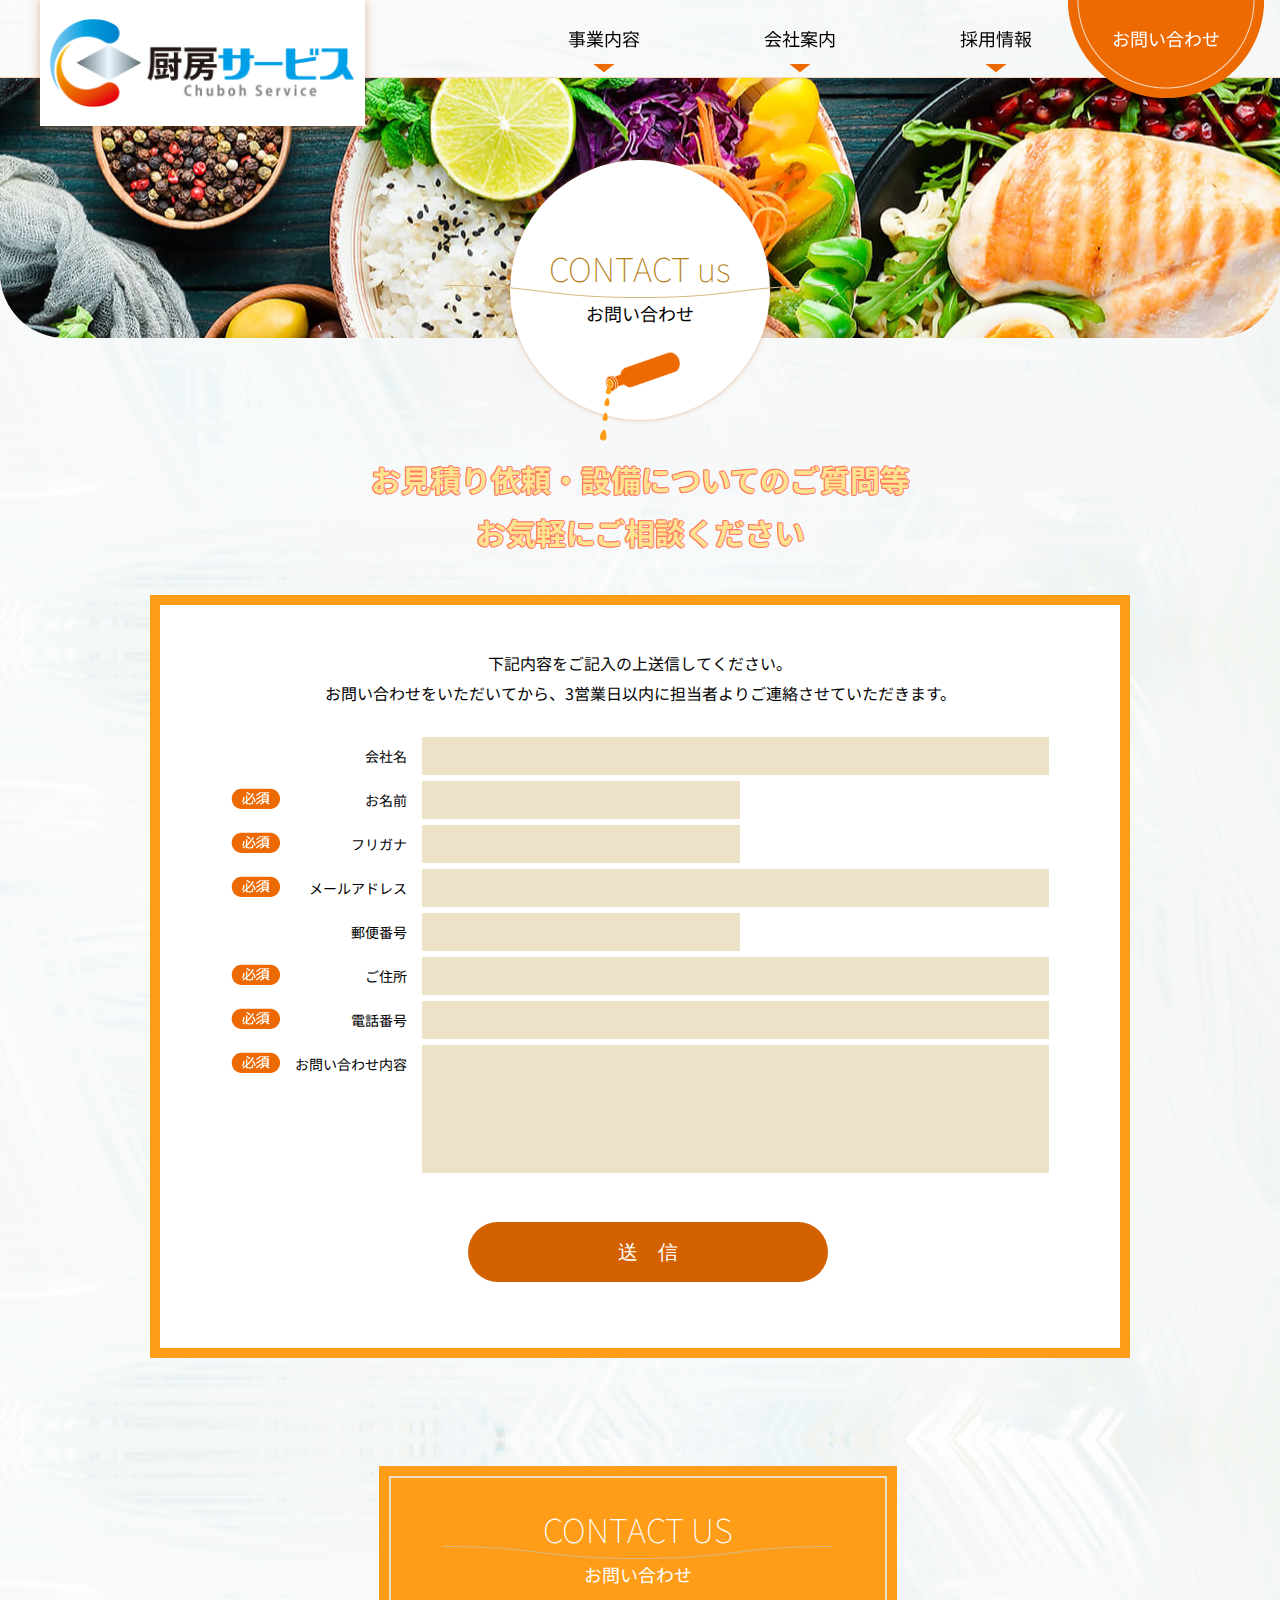
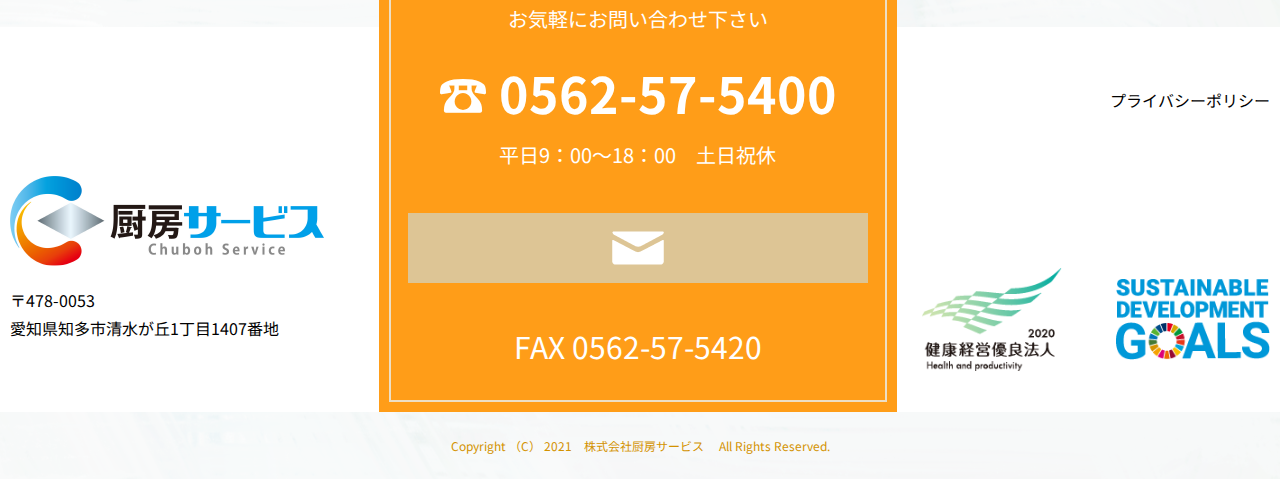
<file: contact.html>
<!doctype html>
<html lang="ja">

<head>
    <meta charset="utf-8">
    <meta http-equiv="X-UA-Compatible" content="IE=edge">
    <meta name="viewport" content="width=device-width, initial-scale=1">
    <meta name="format-detection" content="telephone=no">
    <title>お問い合わせ | 厨房サービス</title>
    <!-- Favicon -->
    <link rel="shortcut icon" href="./img/fav-ico.png" type="image/x-icon" />
    <!-- End favicon -->
    <!-- Css reset -->
    <link rel="stylesheet" type="text/css" href="./css/nomalize.css">
    <link rel="stylesheet" type="text/css" href="./css/library.css">
    <link rel="stylesheet" type="text/css" href="./css/slick-theme.css">
    <link rel="stylesheet" type="text/css" href="./css/slick.css">
    <link rel="stylesheet" type="text/css" href="./css/aos.css">
    <link rel="stylesheet" type="text/css" href="./css/style.css">
    <link rel="stylesheet" type="text/css" href="./css/reponsive.css">
    <!-- End css reset -->

</head>

<body>
    <!-- Header -->
    <header>
        <div class="hd_all">
            <div class="hd_logo">
                <h1>
                    <a href="./" class="hv-o"><img src="./img/hd_logo.png" alt="厨房サービス"></a>
                </h1>
            </div>
            <!-- End .hd_logo -->
            <div class="hd_menu_all">
                <div class="menu_main">
                    <ul>
                        <li><a href="./business.html">事業内容</a></li>
                        <li><a href="./about.html">会社案内</a></li>
                        <li><a href="./recruit.html">採用情報</a></li>
                        <li class="menu_contact"><a href="./contact.html">お問い合わせ</a></li>
                    </ul>
                </div>
                <!-- End .menu_main -->
                <div class="menu_sub">
                    <div class="all_contentsub">
                        <ul class="sub_business">
                            <li><a href="./business01.html">業務用厨房機器</a></li>
                            <li><a href="./business04.html">メンテナンス</a></li>
                            <li><a href="./business02.html">冷凍・冷蔵設備</a></li>
                            <li><a href="./business05.html">厨房室リフォーム</a></li>
                            <li><a href="./business03.html">空調換気設備</a></li>
                        </ul>
                        <!-- End .sub_business -->
                        <ul class="sub_about">
                            <li><a href="./outline.html">会社概要</a></li>
                            <li><a href="./history.html">会社沿革</a></li>
                        </ul>
                        <!-- End .sub_about -->
                        <ul class="sub_recruit">
                            <li><a href="./interview.html">先輩メッセージ</a></li>
                        </ul>
                        <!-- End .sub_recruit -->
                    </div>
                </div>
                <!-- End .menu_sub -->
            </div>
            <!-- End .hd_menu_all -->
            <div class="menu_sp">
                <div class="btn_menu">
                    <div id="menu_hambur">
                        <span></span>
                        <span></span>
                        <span></span>
                        <span></span>
                    </div>
                </div>
                <div class="div_menu">
                    <ul>
                        <li>
                            <a href="./business.html">事業内容</a>
                            <div class="btn_sub_menu"></div>
                            <ul class="sub_menu">
                                <li><a href="./business01.html">業務用厨房機器</a></li>
                                <li><a href="./business02.html">冷凍・冷蔵設備</a></li>
                                <li><a href="./business03.html">空調換気設備</a></li>
                                <li><a href="./business04.html">メンテナンス</a></li>
                                <li><a href="./business05.html">厨房室リフォーム</a></li>
                            </ul>
                        </li>
                        <li>
                            <a href="./about.html">会社案内</a>
                            <div class="btn_sub_menu"></div>
                            <ul class="sub_menu">
                                <li><a href="./outline.html">会社概要</a></li>
                                <li><a href="./history.html">会社沿革</a></li>
                            </ul>
                        </li>
                        <li>
                            <a href="./recruit.html">採用情報</a>
                            <div class="btn_sub_menu"></div>
                            <ul class="sub_menu">
                                <li><a href="./interview.html">先輩メッセージ</a></li>
                            </ul>
                        </li>
                        <li class="active">
                            <a href="./contact.html">お問い合わせ</a>
                        </li>
                    </ul>
                </div>
            </div>
        </div>
    </header>
    <!-- End header -->

    <!-- Content -->
    <section id="page_banner">
        <div class="all_banners">
            <div class="img_banner" style="background-image: url(./img/page_banner1.jpeg)"></div>
            <div class="all_content">
                <div class="div_circle"></div>
                <div class="banner_content">
                    <h3 class="title_style01 cl02">
                        <span class="title01">
                            CONTACT us
                        </span>
                        <span class="title02">
                            お問い合わせ
                        </span>
                    </h3>
                    <div class="img">
                        <img src="./img/page_icon.png" alt="BUSINESS">
                    </div>
                </div>
            </div>
        </div>
    </section>
    <!-- End #page_banner -->

    <section id="contact_content01">
        <div class="cont">
            <h3 class="title_cont">
                お見積り依頼・設備についてのご質問等<br class="hide_sp">お気軽にご相談ください
            </h3>
            <div class="div_table">
                <div class="title">
                    下記内容をご記入の上送信してください。<br>お問い合わせをいただいてから、3営業日以内に担当者よりご連絡させていただきます。
                </div>
                <form action="./mail.php" method="post">
                    <table>
                        <tr>
                            <td></td>
                            <td>会社名</td>
                            <td><input type="text" name="会社名"></td>
                        </tr>
                        <tr>
                            <td><img src="./img/contact_img01.png" alt="必須"></td>
                            <td>お名前</td>
                            <td><input type="text" name="お名前" class="input_sort" required></td>
                        </tr>
                        <tr>
                            <td><img src="./img/contact_img01.png" alt="必須"></td>
                            <td>フリガナ</td>
                            <td><input type="text" name="フリガナ" class="input_sort" required></td>
                        </tr>
                        <tr>
                            <td><img src="./img/contact_img01.png" alt="必須"></td>
                            <td>メールアドレス</td>
                            <td><input type="text" name="メールアドレス" required></td>
                        </tr>
                        <tr>
                            <td></td>
                            <td>郵便番号</td>
                            <td><input type="text" name="郵便番号" class="input_sort"></td>
                        </tr>
                        <tr>
                            <td><img src="./img/contact_img01.png" alt="必須"></td>
                            <td>ご住所</td>
                            <td><input type="text" name="ご住所" required></td>
                        </tr>
                        <tr>
                            <td><img src="./img/contact_img01.png" alt="必須"></td>
                            <td>電話番号</td>
                            <td><input type="text" name="電話番号" required></td>
                        </tr>
                        <tr>
                            <td><img src="./img/contact_img01.png" alt="必須"></td>
                            <td>お問い合わせ内容</td>
                            <td><textarea name="お問い合わせ内容" required></textarea></td>
                        </tr>
                        <tr>
                            <td colspan="3">
                                <input type="submit" value="送　信" class="hv-o">
                            </td>
                        </tr>
                    </table>
                </form>
            </div>
        </div>
    </section>
    <!-- End #contact_content01 -->

    <!-- End content -->

    <!-- Footer -->
    <footer>
        <div class="div_backtop"></div>
        <div class="ft_all">
            <div class="ft_bg">
                <div class="ft_content">
                    <div class="ft_logo">
                        <a href="./" class="hv-o">
                            <img src="./img/ft_logo.png" alt="厨房サービス">
                        </a>
                        <div class="txt">
                            〒478-0053<br>愛知県知多市清水が丘1丁目1407番地
                        </div>
                    </div>
                    <!-- End .ft_logo -->
                    <div class="ft_contact">
                        <div class="bg">
                            <h3 class="title_style01">
                                <span class="title01">
                                    CONTACT US
                                </span>
                                <span class="title02">
                                    お問い合わせ
                                </span>
                            </h3>
                            <div class="txt01">
                                お気軽にお問い合わせ下さい
                            </div>
                            <a class="txt_tel" href="tel:0562575400">
                                ☎ 0562-57-5400
                            </a>
                            <div class="txt02">
                                平日9：00～18：00　土日祝休
                            </div>
                            <a href="./contact.html" class="hv-o btn_contact">
                                <img src="./img/ft_contact.png" alt="Contact">
                            </a>
                            <div class="txt_fax">
                                FAX 0562-57-5420
                            </div>
                        </div>
                    </div>
                    <!-- End .ft_contact -->
                    <div class="ft_link">
                        <a href="./privacy.html" class="link_privacy">
                            プライバシーポリシー
                        </a>
                        <div class="div_linklogo">
                            <a href="#" class="hv-o">
                                <img src="./img/ft_logo01.png" alt="健康経営優良法人">
                            </a>
                            <a href="#" class="hv-o">
                                <img src="./img/ft_logo02.png" alt="SUSTAINABLE DEVELOPMENT GOALS"></a>
                        </div>
                    </div>
                    <!-- End .ft_link -->
                </div>
            </div>
            <div class="ft_copyright">
                <div class="cont">
                    Copyright （C） 2021　株式会社厨房サービス　 <br class="show_sp">All Rights Reserved.
                </div>
            </div>
        </div>
    </footer>
    <!-- End footer -->

    <!-- Jquery pagetop -->
    <script src="./js/jquery-2.0.0b1.js"></script>
    <script src="./js/aos.js"></script>
    <script src="./js/slick.js"></script>
    <script src="./js/script.js"></script>
    <script src="./js/script_page.js"></script>
    <script src="./js/check_browser.js"></script>
</body>

</html>
</file>
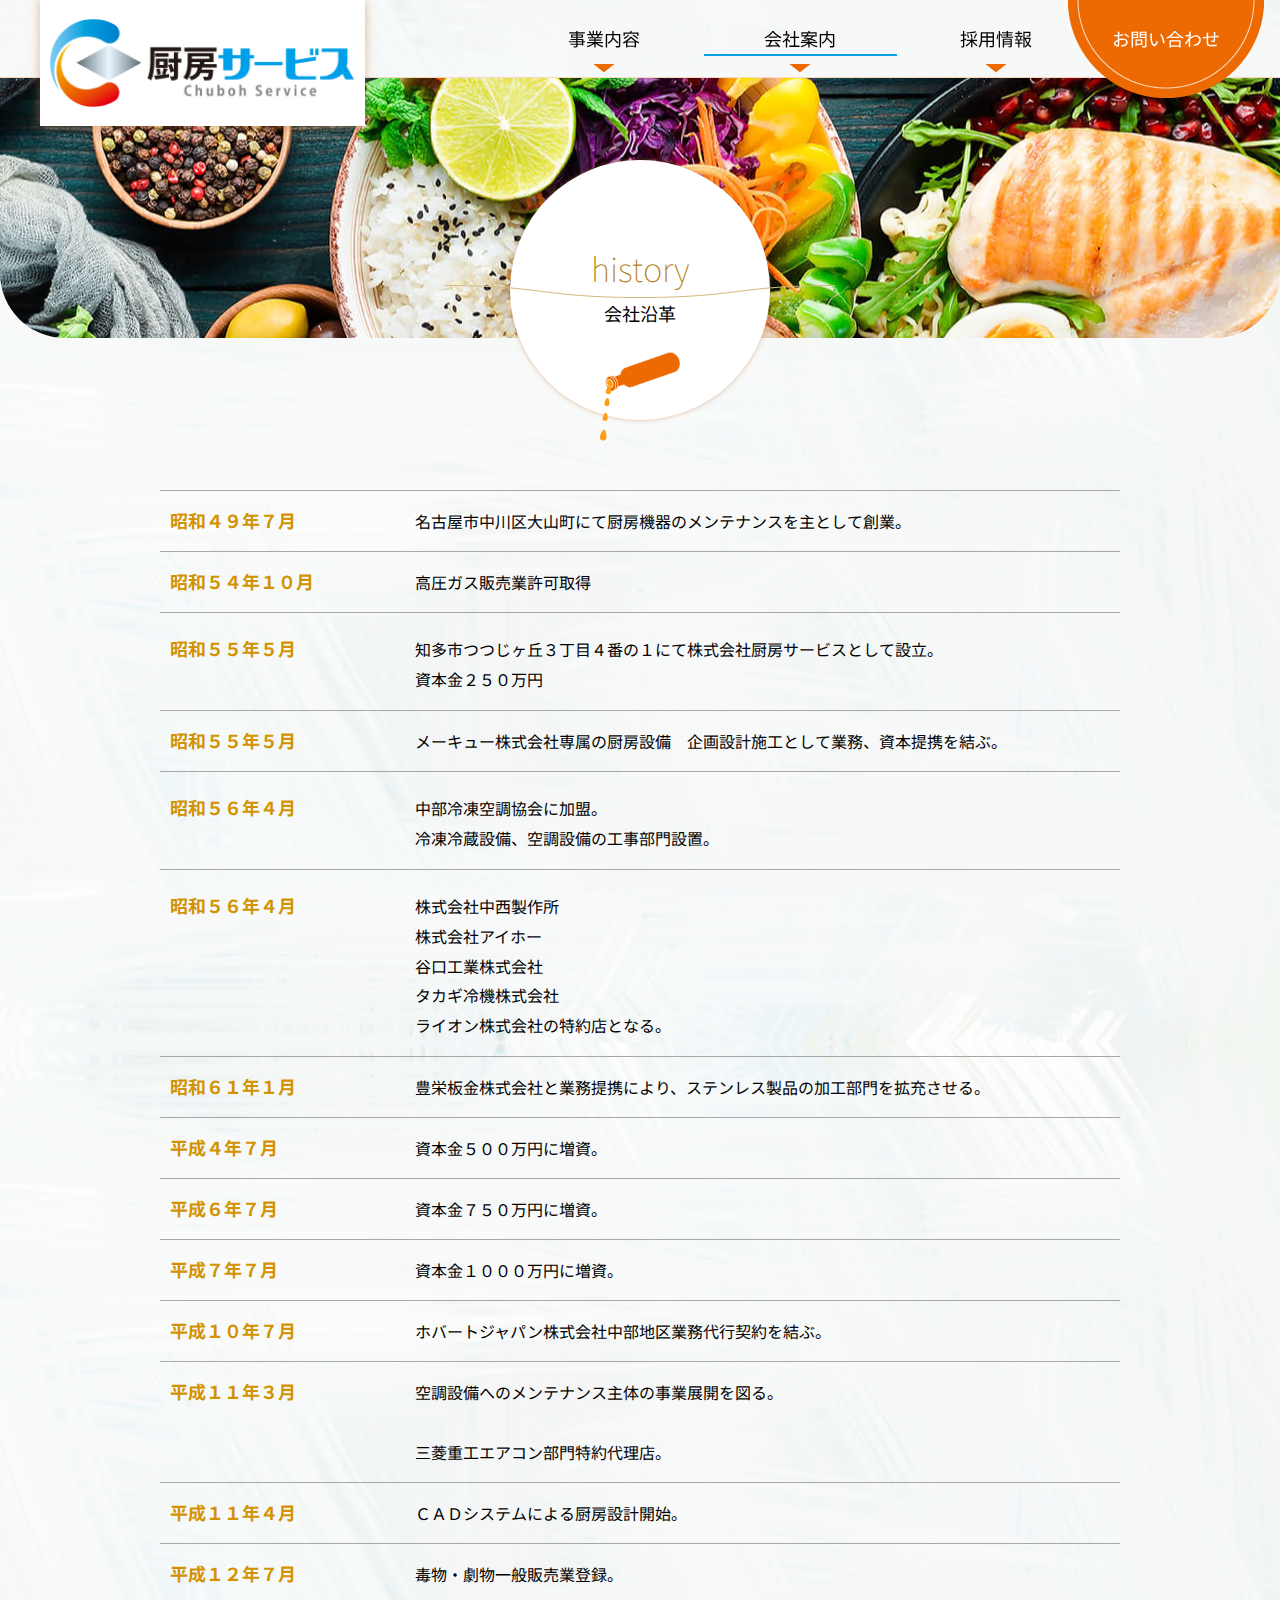
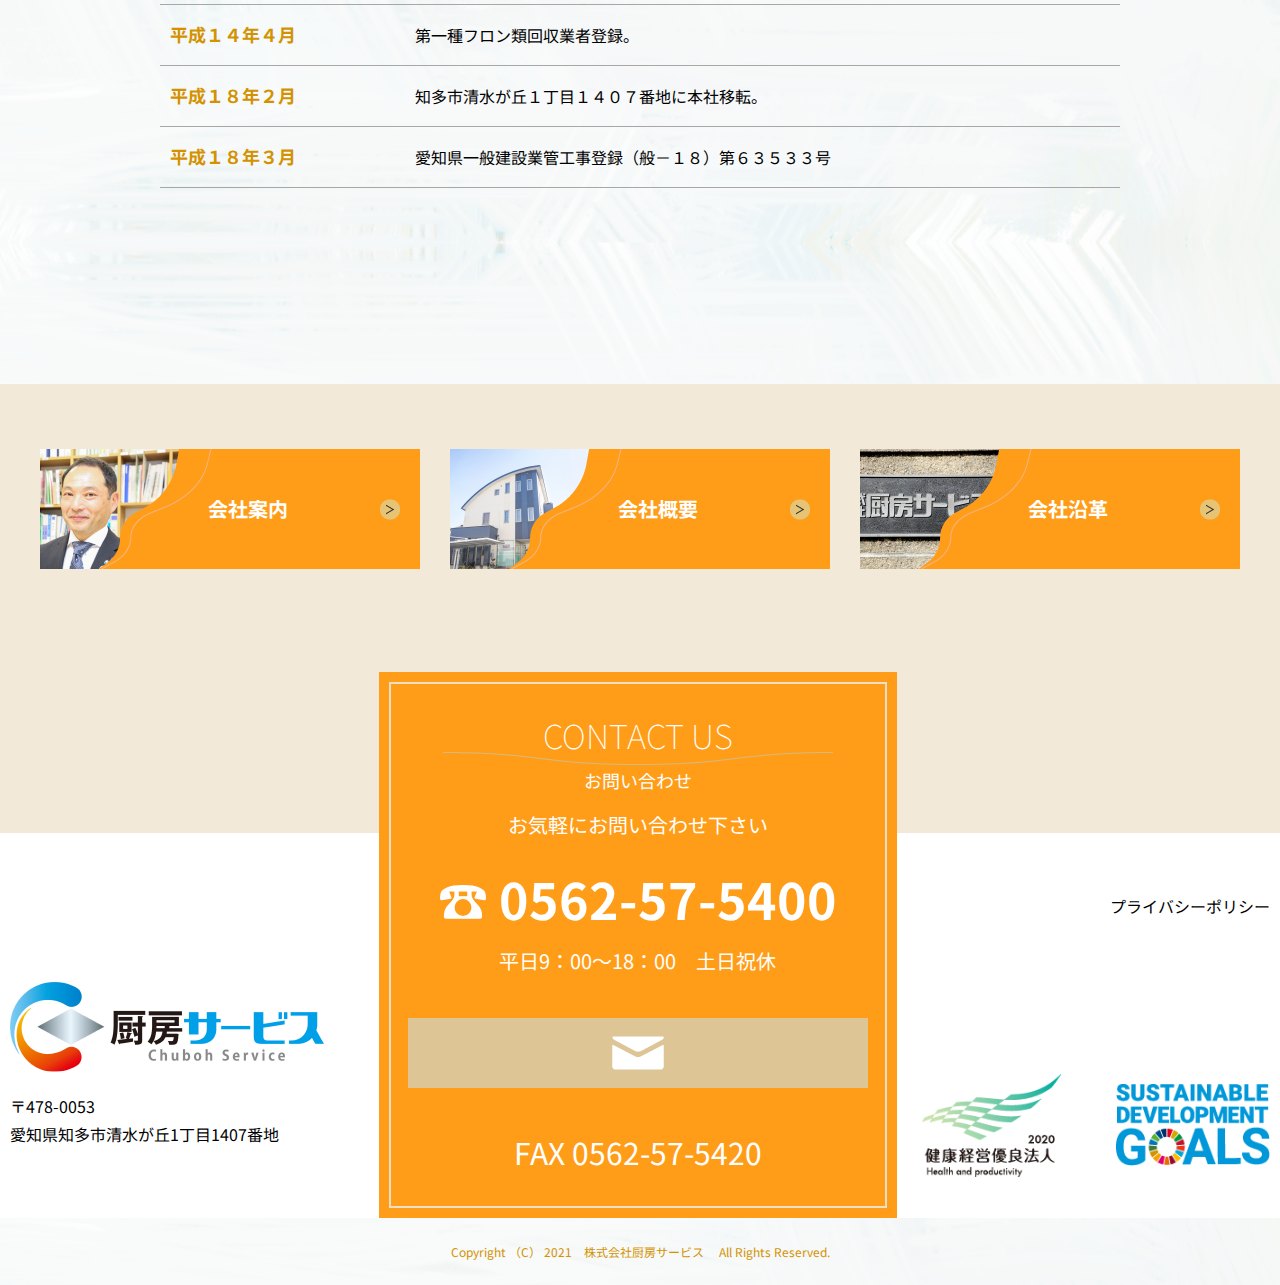
<file: history.html>
<!doctype html>
<html lang="ja">

<head>
    <meta charset="utf-8">
    <meta http-equiv="X-UA-Compatible" content="IE=edge">
    <meta name="viewport" content="width=device-width, initial-scale=1">
    <meta name="format-detection" content="telephone=no">
    <title>会社沿革 | 厨房サービス</title>
    <!-- Favicon -->
    <link rel="shortcut icon" href="./img/fav-ico.png" type="image/x-icon" />
    <!-- End favicon -->
    <!-- Css reset -->
    <link rel="stylesheet" type="text/css" href="./css/nomalize.css">
    <link rel="stylesheet" type="text/css" href="./css/library.css">
    <link rel="stylesheet" type="text/css" href="./css/slick-theme.css">
    <link rel="stylesheet" type="text/css" href="./css/slick.css">
    <link rel="stylesheet" type="text/css" href="./css/aos.css">
    <link rel="stylesheet" type="text/css" href="./css/style.css">
    <link rel="stylesheet" type="text/css" href="./css/reponsive.css">
    <!-- End css reset -->

</head>

<body>
    <!-- Header -->
    <header>
        <div class="hd_all">
            <div class="hd_logo">
                <h1>
                    <a href="./" class="hv-o"><img src="./img/hd_logo.png" alt="厨房サービス"></a>
                </h1>
            </div>
            <!-- End .hd_logo -->
            <div class="hd_menu_all">
                <div class="menu_main">
                    <ul>
                        <li><a href="./business.html">事業内容</a></li>
                        <li class="active"><a href="./about.html">会社案内</a></li>
                        <li><a href="./recruit.html">採用情報</a></li>
                        <li class="menu_contact"><a href="./contact.html">お問い合わせ</a></li>
                    </ul>
                </div>
                <!-- End .menu_main -->
                <div class="menu_sub">
                    <div class="all_contentsub">
                        <ul class="sub_business">
                            <li><a href="./business01.html">業務用厨房機器</a></li>
                            <li><a href="./business04.html">メンテナンス</a></li>
                            <li><a href="./business02.html">冷凍・冷蔵設備</a></li>
                            <li><a href="./business05.html">厨房室リフォーム</a></li>
                            <li><a href="./business03.html">空調換気設備</a></li>
                        </ul>
                        <!-- End .sub_business -->
                        <ul class="sub_about">
                            <li><a href="./outline.html">会社概要</a></li>
                            <li class="active"><a href="./history.html">会社沿革</a></li>
                        </ul>
                        <!-- End .sub_about -->
                        <ul class="sub_recruit">
                            <li><a href="./interview.html">先輩メッセージ</a></li>
                        </ul>
                        <!-- End .sub_recruit -->
                    </div>
                </div>
                <!-- End .menu_sub -->
            </div>
            <!-- End .hd_menu_all -->
            <div class="menu_sp">
                <div class="btn_menu">
                    <div id="menu_hambur">
                        <span></span>
                        <span></span>
                        <span></span>
                        <span></span>
                    </div>
                </div>
                <div class="div_menu">
                    <ul>
                        <li>
                            <a href="./business.html">事業内容</a>
                            <div class="btn_sub_menu"></div>
                            <ul class="sub_menu">
                                <li><a href="./business01.html">業務用厨房機器</a></li>
                                <li><a href="./business02.html">冷凍・冷蔵設備</a></li>
                                <li><a href="./business03.html">空調換気設備</a></li>
                                <li><a href="./business04.html">メンテナンス</a></li>
                                <li><a href="./business05.html">厨房室リフォーム</a></li>
                            </ul>
                        </li>
                        <li class="active">
                            <a href="./about.html">会社案内</a>
                            <div class="btn_sub_menu"></div>
                            <ul class="sub_menu">
                                <li><a href="./outline.html">会社概要</a></li>
                                <li class="active"><a href="./history.html">会社沿革</a></li>
                            </ul>
                        </li>
                        <li>
                            <a href="./recruit.html">採用情報</a>
                            <div class="btn_sub_menu"></div>
                            <ul class="sub_menu">
                                <li><a href="./interview.html">先輩メッセージ</a></li>
                            </ul>
                        </li>
                        <li>
                            <a href="./contact.html">お問い合わせ</a>
                        </li>
                    </ul>
                </div>
            </div>
        </div>
    </header>
    <!-- End header -->

    <!-- Content -->
    <section id="page_banner">
        <div class="all_banners">
            <div class="img_banner" style="background-image: url(./img/page_banner1.jpeg)"></div>
            <div class="all_content">
                <div class="div_circle"></div>
                <div class="banner_content">
                    <h3 class="title_style01 cl02">
                        <span class="title01">
                            history
                        </span>
                        <span class="title02">
                            会社沿革
                        </span>
                    </h3>
                    <div class="img">
                        <img src="./img/page_icon.png" alt="BUSINESS">
                    </div>
                </div>
            </div>
        </div>
    </section>
    <!-- End #page_banner -->

    <section id="outline_content01" class="history_table">
        <div class="cont">
            <table>
                <tbody>
                    <tr>
                        <td>昭和４９年７月</td>
                        <td>名古屋市中川区大山町にて厨房機器のメンテナンスを主として創業。</td>
                    </tr>
                    <tr>
                        <td>昭和５４年１０月</td>
                        <td>高圧ガス販売業許可取得</td>
                    </tr>
                    <tr class="multi_line">
                        <td>昭和５５年５月</td>
                        <td>知多市つつじヶ丘３丁目４番の１にて株式会社厨房サービスとして設立。<br>資本金２５０万円</td>
                    </tr>
                    <tr>
                        <td>昭和５５年５月</td>
                        <td>メーキュー株式会社専属の厨房設備　企画設計施工として業務、資本提携を結ぶ。</td>
                    </tr>
                    <tr class="multi_line">
                        <td>昭和５６年４月</td>
                        <td>中部冷凍空調協会に加盟。<br>冷凍冷蔵設備、空調設備の工事部門設置。</td>
                    </tr>
                    <tr class="multi_line">
                        <td>昭和５６年４月</td>
                        <td>株式会社中西製作所<br>株式会社アイホー<br>谷口工業株式会社<br>タカギ冷機株式会社<br>ライオン株式会社の特約店となる。</td>
                    </tr>
                    <tr>
                        <td>昭和６１年１月</td>
                        <td>豊栄板金株式会社と業務提携により、ステンレス製品の加工部門を拡充させる。</td>
                    </tr>
                    <tr>
                        <td>平成４年７月</td>
                        <td>資本金５００万円に増資。</td>
                    </tr>
                    <tr>
                        <td>平成６年７月</td>
                        <td>資本金７５０万円に増資。</td>
                    </tr>
                    <tr>
                        <td>平成７年７月</td>
                        <td>資本金１０００万円に増資。</td>
                    </tr>
                    <tr>
                        <td>平成１０年７月</td>
                        <td>ホバートジャパン株式会社中部地区業務代行契約を結ぶ。</td>
                    </tr>
                    <tr>
                        <td>平成１１年３月</td>
                        <td class="multi_line">空調設備へのメンテナンス主体の事業展開を図る。<br>三菱重工エアコン部門特約代理店。</td>
                    </tr>
                    <tr>
                        <td>平成１１年４月</td>
                        <td>ＣＡＤシステムによる厨房設計開始。</td>
                    </tr>
                    <tr>
                        <td>平成１２年７月</td>
                        <td>毒物・劇物一般販売業登録。</td>
                    </tr>
                    <tr>
                        <td>平成１４年４月</td>
                        <td>第一種フロン類回収業者登録。</td>
                    </tr>
                    <tr>
                        <td>平成１８年２月</td>
                        <td>知多市清水が丘１丁目１４０７番地に本社移転。</td>
                    </tr>
                    <tr>
                        <td>平成１８年３月</td>
                        <td>愛知県一般建設業管工事登録（般－１８）第６３５３３号</td>
                    </tr>
                </tbody>
            </table>
        </div>
    </section>
    <!-- End #outline_content01 -->


    <section id="business_menu" class="about_sec">
        <div class="cont">
            <div class="all_menu">
                <a href="./about.html" style="background-image: url(./img/about_img04.png)" class="item hv-o">会社案内</a>
                <a href="./outline.html" style="background-image: url(./img/about_img05.png)" class="item hv-o">会社概要</a>
                <a href="./history.html" style="background-image: url(./img/about_img06.png)" class="item hv-o">会社沿革</a>
            </div>
        </div>
    </section>
    <!-- End #business05 -->

    <!-- End content -->

    <!-- Footer -->
    <footer>
        <div class="div_backtop"></div>
        <div class="ft_all ft_about">
            <div class="ft_bg">
                <div class="ft_content">
                    <div class="ft_logo">
                        <a href="./" class="hv-o">
                            <img src="./img/ft_logo.png" alt="厨房サービス">
                        </a>
                        <div class="txt">
                            〒478-0053<br>愛知県知多市清水が丘1丁目1407番地
                        </div>
                    </div>
                    <!-- End .ft_logo -->
                    <div class="ft_contact">
                        <div class="bg">
                            <h3 class="title_style01">
                                <span class="title01">
                                    CONTACT US
                                </span>
                                <span class="title02">
                                    お問い合わせ
                                </span>
                            </h3>
                            <div class="txt01">
                                お気軽にお問い合わせ下さい
                            </div>
                            <a class="txt_tel" href="tel:0562575400">
                                ☎ 0562-57-5400
                            </a>
                            <div class="txt02">
                                平日9：00～18：00　土日祝休
                            </div>
                            <a href="./contact.html" class="hv-o btn_contact">
                                <img src="./img/ft_contact.png" alt="Contact">
                            </a>
                            <div class="txt_fax">
                                FAX 0562-57-5420
                            </div>
                        </div>
                    </div>
                    <!-- End .ft_contact -->
                    <div class="ft_link">
                        <a href="./privacy.html" class="link_privacy">
                            プライバシーポリシー
                        </a>
                        <div class="div_linklogo">
                            <a href="#" class="hv-o">
                                <img src="./img/ft_logo01.png" alt="健康経営優良法人">
                            </a>
                            <a href="#" class="hv-o">
                                <img src="./img/ft_logo02.png" alt="SUSTAINABLE DEVELOPMENT GOALS"></a>
                        </div>
                    </div>
                    <!-- End .ft_link -->
                </div>
            </div>
            <div class="ft_copyright">
                <div class="cont">
                    Copyright （C） 2021　株式会社厨房サービス　 <br class="show_sp">All Rights Reserved.
                </div>
            </div>
        </div>
    </footer>
    <!-- End footer -->

    <!-- Jquery pagetop -->
    <script src="./js/jquery-2.0.0b1.js"></script>
    <script src="./js/aos.js"></script>
    <script src="./js/slick.js"></script>
    <script src="./js/script.js"></script>
    <script src="./js/script_page.js"></script>
    <script src="./js/check_browser.js"></script>
</body>

</html>
</file>
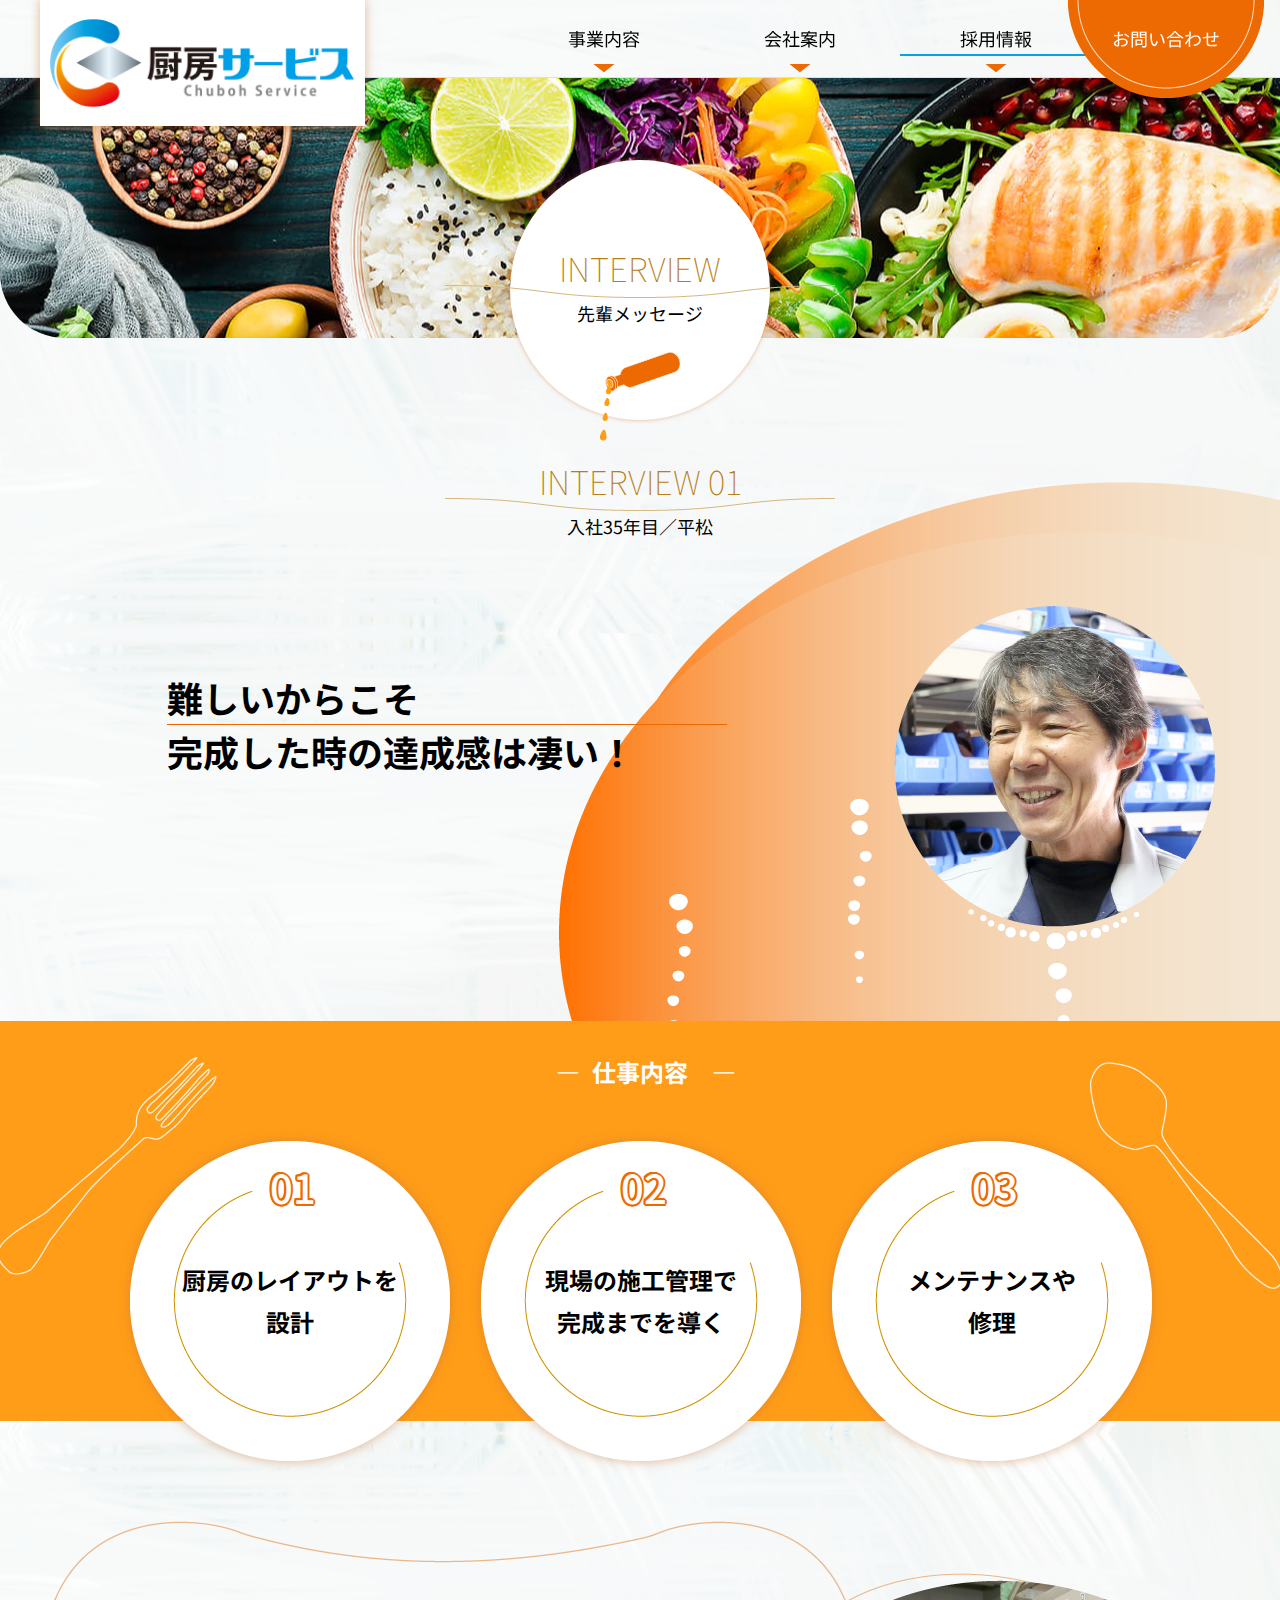
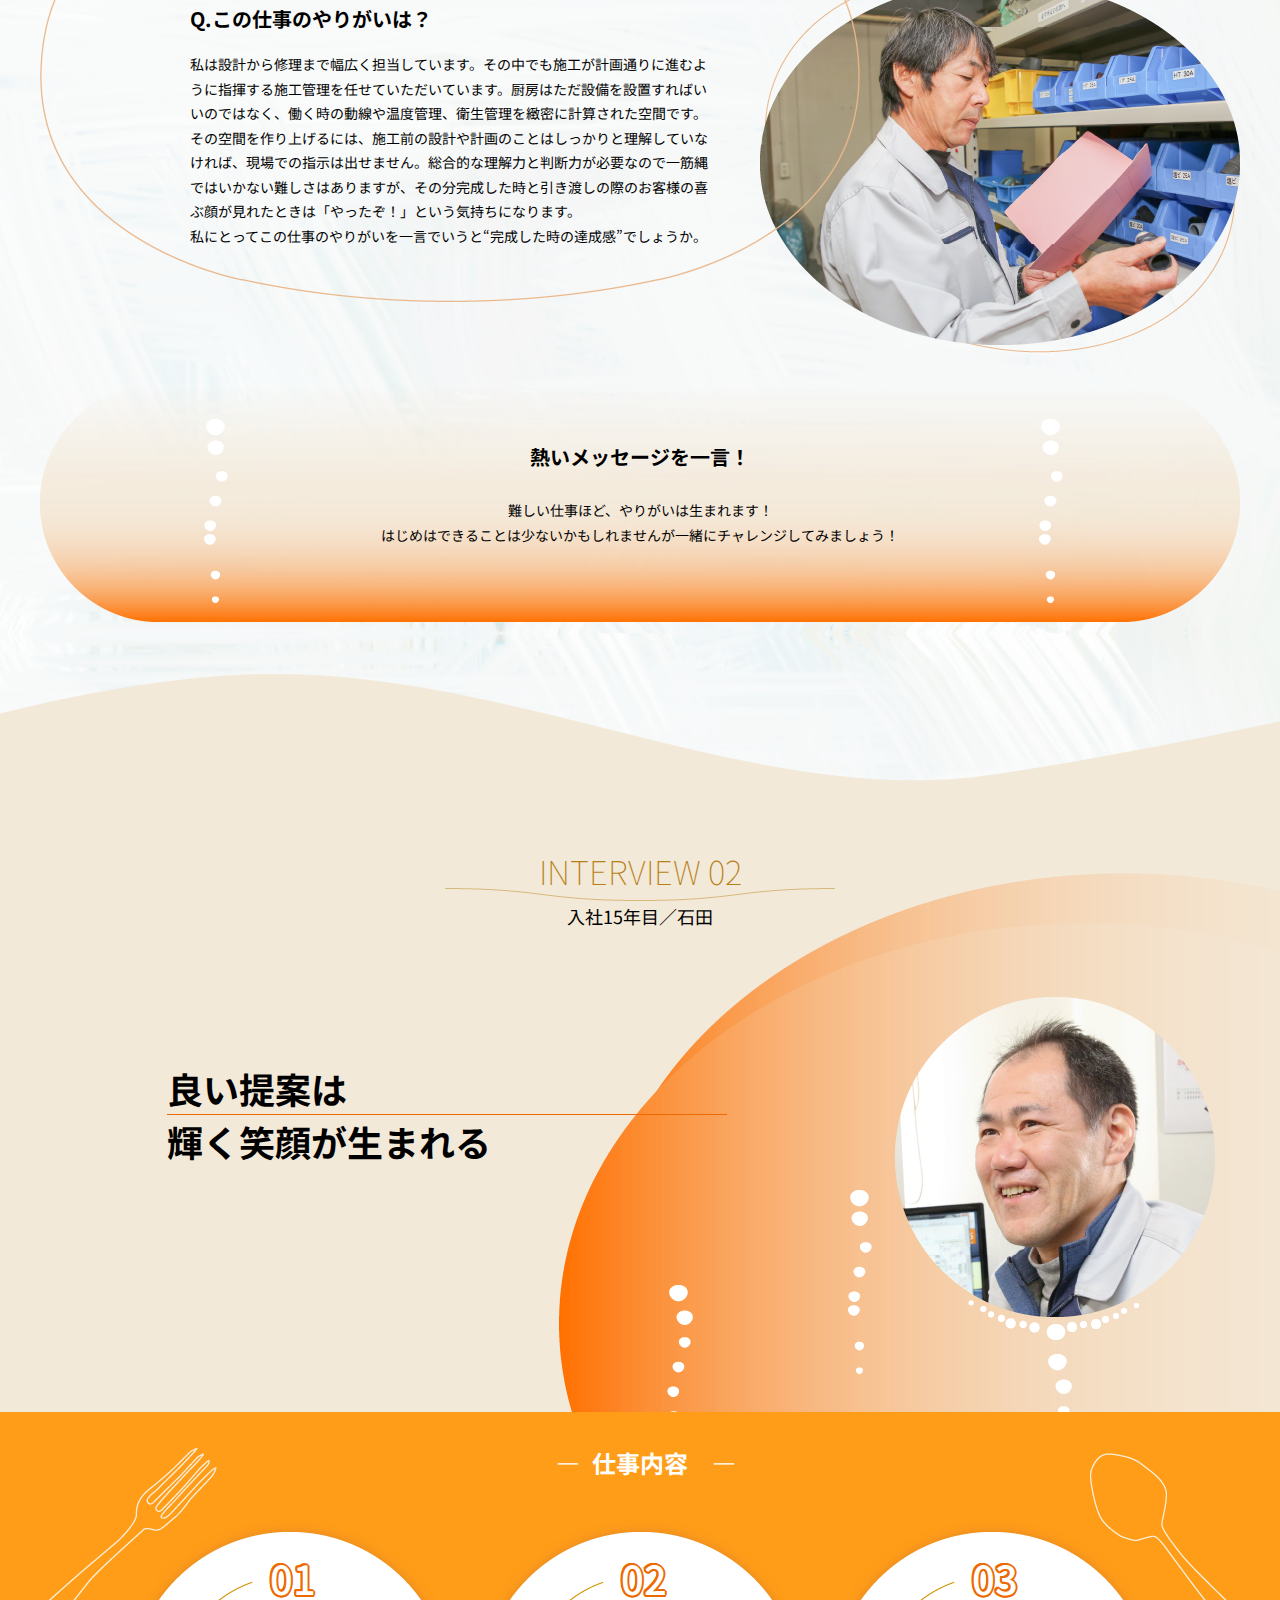
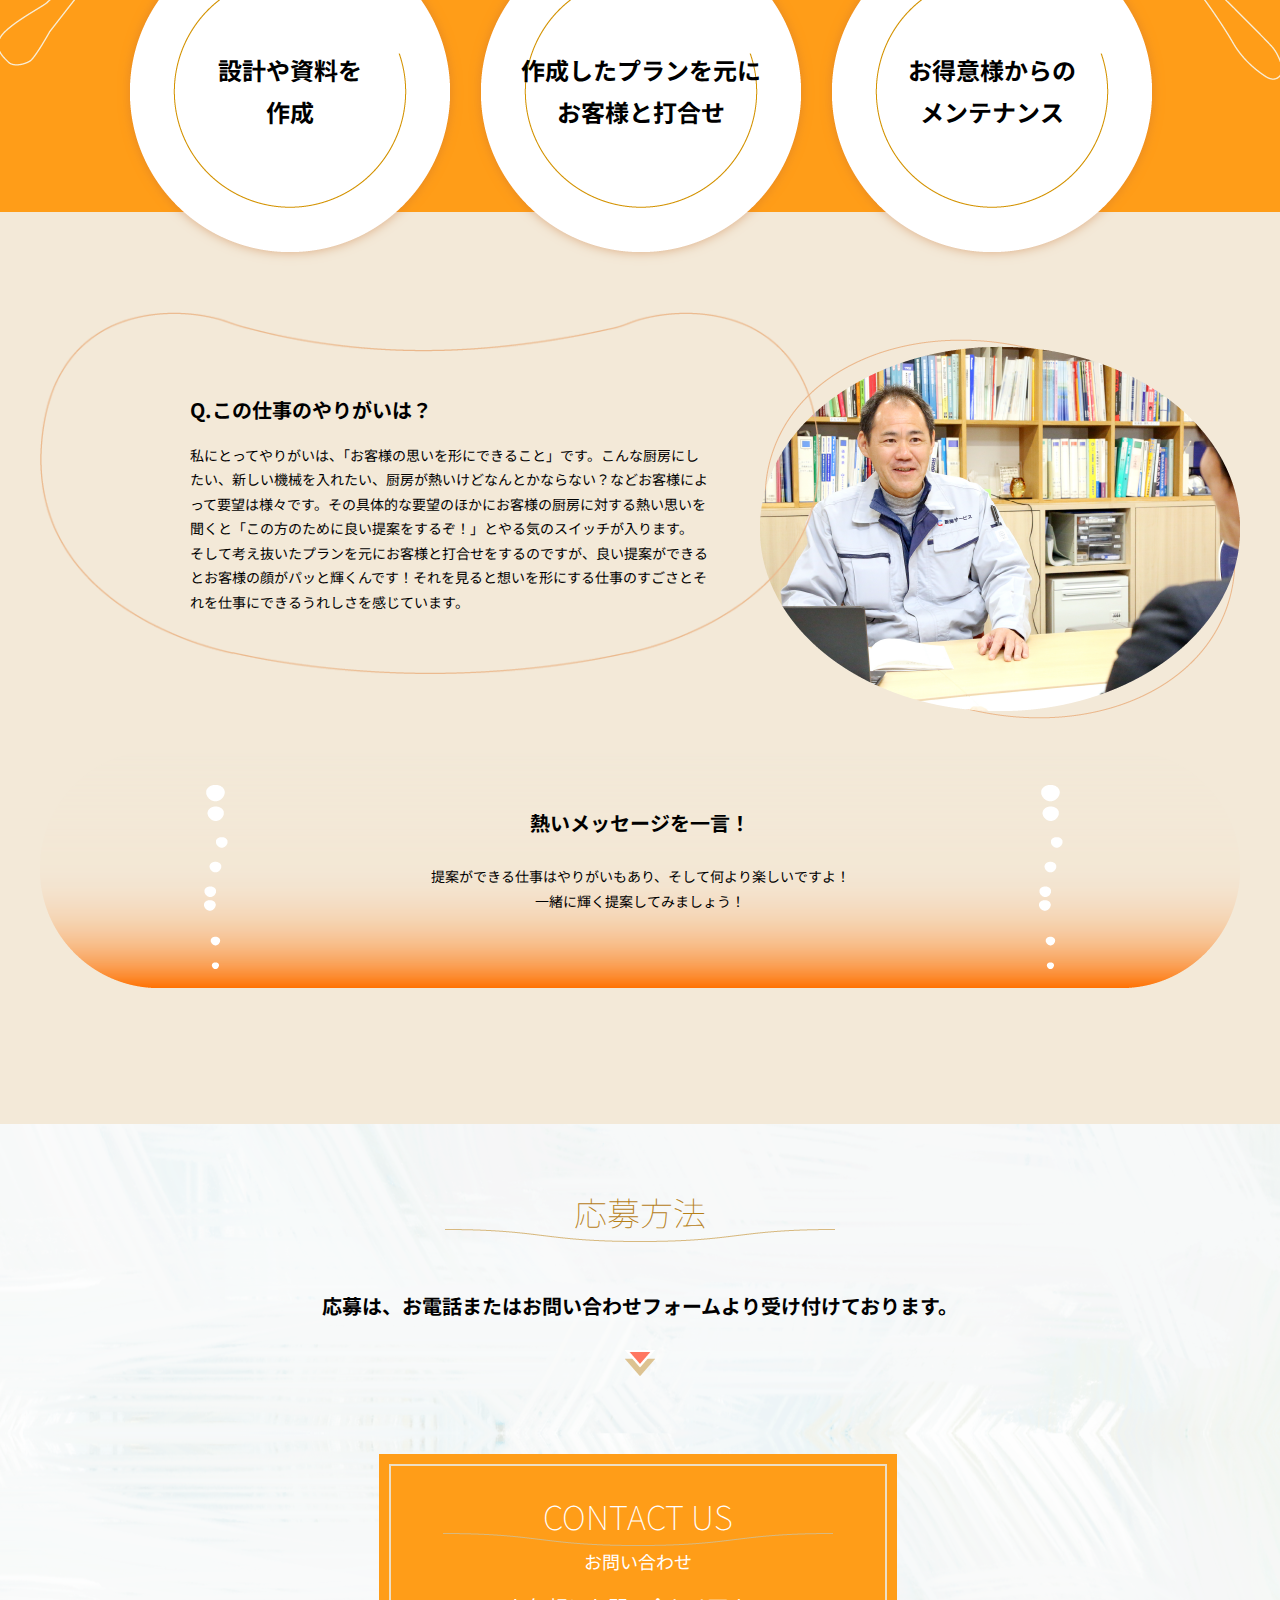
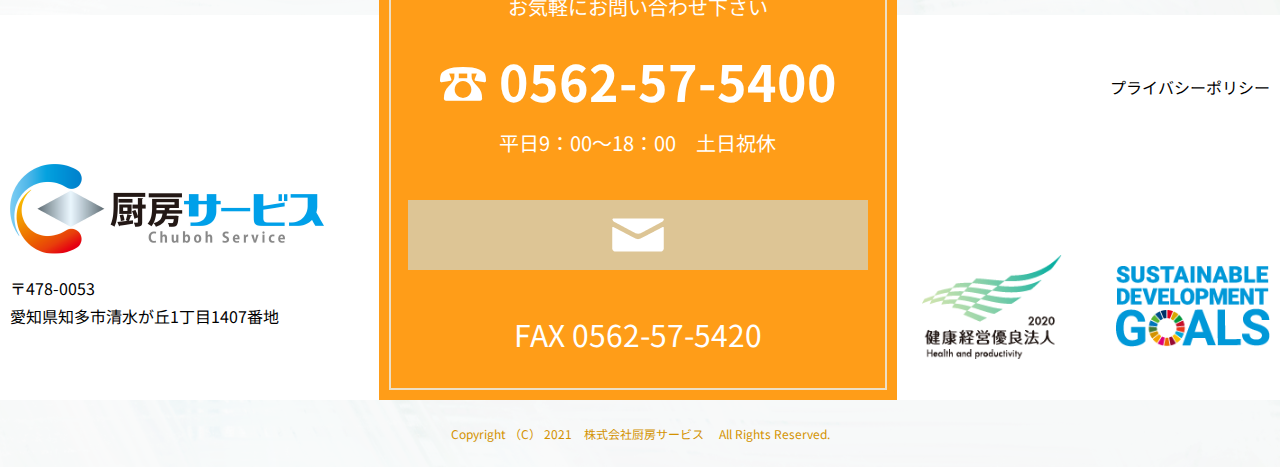
<file: interview.html>
<!doctype html>
<html lang="ja">

<head>
    <meta charset="utf-8">
    <meta http-equiv="X-UA-Compatible" content="IE=edge">
    <meta name="viewport" content="width=device-width, initial-scale=1">
    <meta name="format-detection" content="telephone=no">
    <title>先輩メッセージ | 厨房サービス</title>
    <!-- Favicon -->
    <link rel="shortcut icon" href="./img/fav-ico.png" type="image/x-icon" />
    <!-- End favicon -->
    <!-- Css reset -->
    <link rel="stylesheet" type="text/css" href="./css/nomalize.css">
    <link rel="stylesheet" type="text/css" href="./css/library.css">
    <link rel="stylesheet" type="text/css" href="./css/slick-theme.css">
    <link rel="stylesheet" type="text/css" href="./css/slick.css">
    <link rel="stylesheet" type="text/css" href="./css/aos.css">
    <link rel="stylesheet" type="text/css" href="./css/style.css">
    <link rel="stylesheet" type="text/css" href="./css/reponsive.css">
    <!-- End css reset -->

</head>

<body>
    <!-- Header -->
    <header>
        <div class="hd_all">
            <div class="hd_logo">
                <h1>
                    <a href="./" class="hv-o"><img src="./img/hd_logo.png" alt="厨房サービス"></a>
                </h1>
            </div>
            <!-- End .hd_logo -->
            <div class="hd_menu_all">
                <div class="menu_main">
                    <ul>
                        <li><a href="./business.html">事業内容</a></li>
                        <li><a href="./about.html">会社案内</a></li>
                        <li class="active"><a href="./recruit.html">採用情報</a></li>
                        <li class="menu_contact"><a href="./contact.html">お問い合わせ</a></li>
                    </ul>
                </div>
                <!-- End .menu_main -->
                <div class="menu_sub">
                    <div class="all_contentsub">
                        <ul class="sub_business">
                            <li><a href="./business01.html">業務用厨房機器</a></li>
                            <li><a href="./business04.html">メンテナンス</a></li>
                            <li><a href="./business02.html">冷凍・冷蔵設備</a></li>
                            <li><a href="./business05.html">厨房室リフォーム</a></li>
                            <li><a href="./business03.html">空調換気設備</a></li>
                        </ul>
                        <!-- End .sub_business -->
                        <ul class="sub_about">
                            <li><a href="./outline.html">会社概要</a></li>
                            <li><a href="./history.html">会社沿革</a></li>
                        </ul>
                        <!-- End .sub_about -->
                        <ul class="sub_recruit">
                            <li class="active"><a href="./interview.html">先輩メッセージ</a></li>
                        </ul>
                        <!-- End .sub_recruit -->
                    </div>
                </div>
                <!-- End .menu_sub -->
            </div>
            <!-- End .hd_menu_all -->
            <div class="menu_sp">
                <div class="btn_menu">
                    <div id="menu_hambur">
                        <span></span>
                        <span></span>
                        <span></span>
                        <span></span>
                    </div>
                </div>
                <div class="div_menu">
                    <ul>
                        <li>
                            <a href="./business.html">事業内容</a>
                            <div class="btn_sub_menu"></div>
                            <ul class="sub_menu">
                                <li><a href="./business01.html">業務用厨房機器</a></li>
                                <li><a href="./business02.html">冷凍・冷蔵設備</a></li>
                                <li><a href="./business03.html">空調換気設備</a></li>
                                <li><a href="./business04.html">メンテナンス</a></li>
                                <li><a href="./business05.html">厨房室リフォーム</a></li>
                            </ul>
                        </li>
                        <li>
                            <a href="./about.html">会社案内</a>
                            <div class="btn_sub_menu"></div>
                            <ul class="sub_menu">
                                <li><a href="./outline.html">会社概要</a></li>
                                <li><a href="./history.html">会社沿革</a></li>
                            </ul>
                        </li>
                        <li class="active">
                            <a href="./recruit.html">採用情報</a>
                            <div class="btn_sub_menu"></div>
                            <ul class="sub_menu">
                                <li class="active"><a href="./interview.html">先輩メッセージ</a></li>
                            </ul>
                        </li>
                        <li>
                            <a href="./contact.html">お問い合わせ</a>
                        </li>
                    </ul>
                </div>
            </div>
        </div>
    </header>
    <!-- End header -->

    <!-- Content -->
    <section id="page_banner">
        <div class="all_banners">
            <div class="img_banner" style="background-image: url(./img/page_banner1.jpeg)"></div>
            <div class="all_content">
                <div class="div_circle"></div>
                <div class="banner_content">
                    <h3 class="title_style01 cl02">
                        <span class="title01">
                            INTERVIEW
                        </span>
                        <span class="title02">
                            先輩メッセージ
                        </span>
                    </h3>
                    <div class="img">
                        <img src="./img/page_icon.png" alt="BUSINESS">
                    </div>
                </div>
            </div>
        </div>
    </section>
    <!-- End #page_banner -->

    <section id="interview_content01">
        <div class="all_content">
            <div class="cont">
                <h3 class="title_style01 cl02">
                    <span class="title01">
                        INTERVIEW 01
                    </span>
                    <span class="title02">
                        入社35年目／平松
                    </span>
                </h3>
            </div>
            <div class="inter_div_content01">
                <div class="cont">
                    <div class="all_txt">
                        <div class="txt txt01">難しいからこそ</div>
                        <div class="txt txt02">完成した時の達成感は凄い！</div>
                    </div>
                    <div class="all_img">
                        <img src="./img/interview_img01.png" alt="難しいからこそ完成した時の達成感は凄い！">
                    </div>
                </div>
            </div>
            <div class="inter_div_content02">
                <div class="cont">
                    <div class="title">
                        仕事内容
                    </div>
                    <div class="all_item">
                        <div class="item">
                            <div class="num">01</div>
                            <div class="txt">厨房のレイアウトを<br>設計</div>
                        </div>
                        <div class="item">
                            <div class="num">02</div>
                            <div class="txt">現場の施工管理で<br>完成までを導く</div>
                        </div>
                        <div class="item">
                            <div class="num">03</div>
                            <div class="txt">メンテナンスや<br>修理</div>
                        </div>
                    </div>
                </div>
            </div>
            <div class="inter_div_content03">
                <div class="cont">
                    <div class="all_txt">
                        <div class="title">
                            Q.この仕事のやりがいは？
                        </div>
                        <div class="txt">
                            私は設計から修理まで幅広く担当しています。その中でも施工が計画通りに進むように指揮する施工管理を任せていただいています。厨房はただ設備を設置すればいいのではなく、働く時の動線や温度管理、衛生管理を緻密に計算された空間です。<br>
                            その空間を作り上げるには、施工前の設計や計画のことはしっかりと理解していなければ、現場での指示は出せません。総合的な理解力と判断力が必要なので一筋縄ではいかない難しさはありますが、その分完成した時と引き渡しの際のお客様の喜ぶ顔が見れたときは「やったぞ！」という気持ちになります。<br>
                            私にとってこの仕事のやりがいを一言でいうと“完成した時の達成感”でしょうか。
                        </div>
                    </div>
                    <div class="img" style="background-image: url(./img/interview_img02.png)"></div>
                </div>
            </div>
            <div class="inter_div_content04">
                <div class="cont">
                    <div class="all_txt">
                        <div class="txt_center">
                            <div class="title">
                                熱いメッセージを一言！
                            </div>
                            <div class="txt">
                                難しい仕事ほど、やりがいは生まれます！<br>はじめはできることは少ないかもしれませんが一緒にチャレンジしてみましょう！
                            </div>
                        </div>
                    </div>
                </div>
            </div>
        </div>
    </section>
    <!-- End #interview_content01 -->

    <section id="interview_content02">
        <div class="all_content">
            <div class="cont">
                <h3 class="title_style01 cl02">
                    <span class="title01">
                        INTERVIEW 02
                    </span>
                    <span class="title02">
                        入社15年目／石田
                    </span>
                </h3>
            </div>
            <div class="inter_div_content01">
                <div class="cont">
                    <div class="all_txt">
                        <div class="txt txt01">良い提案は</div>
                        <div class="txt txt02">輝く笑顔が生まれる</div>
                    </div>
                    <div class="all_img">
                        <img src="./img/interview_img03.png" alt="良い提案は輝く笑顔が生まれる">
                    </div>
                </div>
            </div>
            <div class="inter_div_content02">
                <div class="cont">
                    <div class="title">
                        仕事内容
                    </div>
                    <div class="all_item">
                        <div class="item">
                            <div class="num">01</div>
                            <div class="txt">設計や資料を<br>作成</div>
                        </div>
                        <div class="item">
                            <div class="num">02</div>
                            <div class="txt">作成したプランを元に<br>お客様と打合せ</div>
                        </div>
                        <div class="item">
                            <div class="num">03</div>
                            <div class="txt">お得意様からの<br>メンテナンス</div>
                        </div>
                    </div>
                </div>
            </div>
            <div class="inter_div_content03">
                <div class="cont">
                    <div class="all_txt">
                        <div class="title">
                            Q.この仕事のやりがいは？
                        </div>
                        <div class="txt">
                            私にとってやりがいは、「お客様の思いを形にできること」です。こんな厨房にしたい、新しい機械を入れたい、厨房が熱いけどなんとかならない？などお客様によって要望は様々です。その具体的な要望のほかにお客様の厨房に対する熱い思いを聞くと「この方のために良い提案をするぞ！」とやる気のスイッチが入ります。<br>
                            そして考え抜いたプランを元にお客様と打合せをするのですが、良い提案ができるとお客様の顔がパッと輝くんです！それを見ると想いを形にする仕事のすごさとそれを仕事にできるうれしさを感じています。
                        </div>
                    </div>
                    <div class="img" style="background-image: url(./img/interview_img04.png)"></div>
                </div>
            </div>
            <div class="inter_div_content04">
                <div class="cont">
                    <div class="all_txt">
                        <div class="txt_center">
                            <div class="title">
                                熱いメッセージを一言！
                            </div>
                            <div class="txt">
                                提案ができる仕事はやりがいもあり、そして何より楽しいですよ！<br>一緒に輝く提案してみましょう！
                            </div>
                        </div>
                    </div>
                </div>
            </div>
        </div>
    </section>
    <!-- End #interview_content02 -->


    <section id="recruit_content04">
        <div class="cont">
            <h3 class="title_style01 cl02">
                <span class="title01">
                    応募方法
                </span>
                <span class="title02">&nbsp;</span>
            </h3>
            <div class="txt">応募は、お電話またはお問い合わせフォームより受け付けております。</div>
            <div class="div_arrow">
                <img src="./img/recruit_img05.png" alt="応募は、お電話またはお問い合わせフォームより受け付けております。">
            </div>
        </div>
    </section>
    <!-- End #recruit_content04 -->

    <!-- End content -->

    <!-- Footer -->
    <footer>
        <div class="div_backtop"></div>
        <div class="ft_all">
            <div class="ft_bg">
                <div class="ft_content">
                    <div class="ft_logo">
                        <a href="./" class="hv-o">
                            <img src="./img/ft_logo.png" alt="厨房サービス">
                        </a>
                        <div class="txt">
                            〒478-0053<br>愛知県知多市清水が丘1丁目1407番地
                        </div>
                    </div>
                    <!-- End .ft_logo -->
                    <div class="ft_contact">
                        <div class="bg">
                            <h3 class="title_style01">
                                <span class="title01">
                                    CONTACT US
                                </span>
                                <span class="title02">
                                    お問い合わせ
                                </span>
                            </h3>
                            <div class="txt01">
                                お気軽にお問い合わせ下さい
                            </div>
                            <a class="txt_tel" href="tel:0562575400">
                                ☎ 0562-57-5400
                            </a>
                            <div class="txt02">
                                平日9：00～18：00　土日祝休
                            </div>
                            <a href="./contact.html" class="hv-o btn_contact">
                                <img src="./img/ft_contact.png" alt="Contact">
                            </a>
                            <div class="txt_fax">
                                FAX 0562-57-5420
                            </div>
                        </div>
                    </div>
                    <!-- End .ft_contact -->
                    <div class="ft_link">
                        <a href="./privacy.html" class="link_privacy">
                            プライバシーポリシー
                        </a>
                        <div class="div_linklogo">
                            <a href="#" class="hv-o">
                                <img src="./img/ft_logo01.png" alt="健康経営優良法人">
                            </a>
                            <a href="#" class="hv-o">
                                <img src="./img/ft_logo02.png" alt="SUSTAINABLE DEVELOPMENT GOALS"></a>
                        </div>
                    </div>
                    <!-- End .ft_link -->
                </div>
            </div>
            <div class="ft_copyright">
                <div class="cont">
                    Copyright （C） 2021　株式会社厨房サービス　 <br class="show_sp">All Rights Reserved.
                </div>
            </div>
        </div>
    </footer>
    <!-- End footer -->

    <!-- Jquery pagetop -->
    <script src="./js/jquery-2.0.0b1.js"></script>
    <script src="./js/aos.js"></script>
    <script src="./js/slick.js"></script>
    <script src="./js/script.js"></script>
    <script src="./js/script_page.js"></script>
    <script src="./js/check_browser.js"></script>
</body>

</html>
</file>
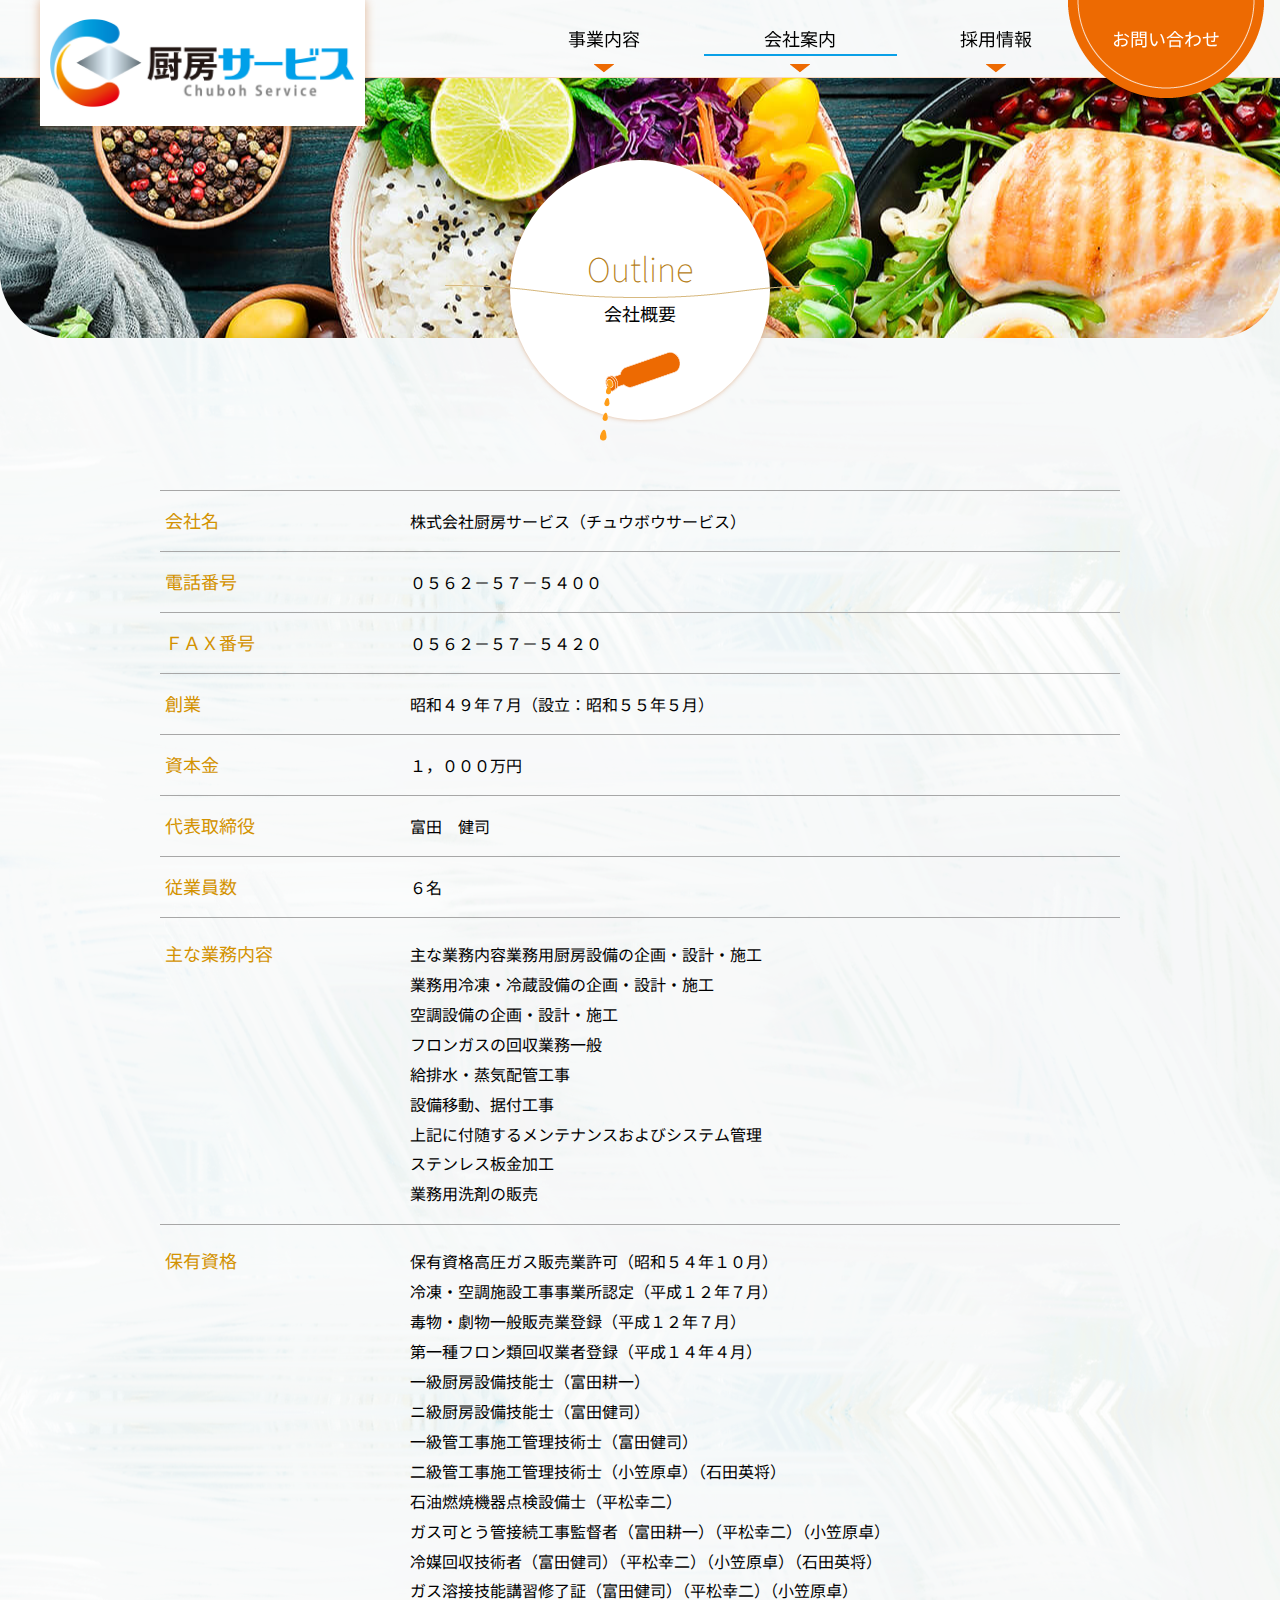
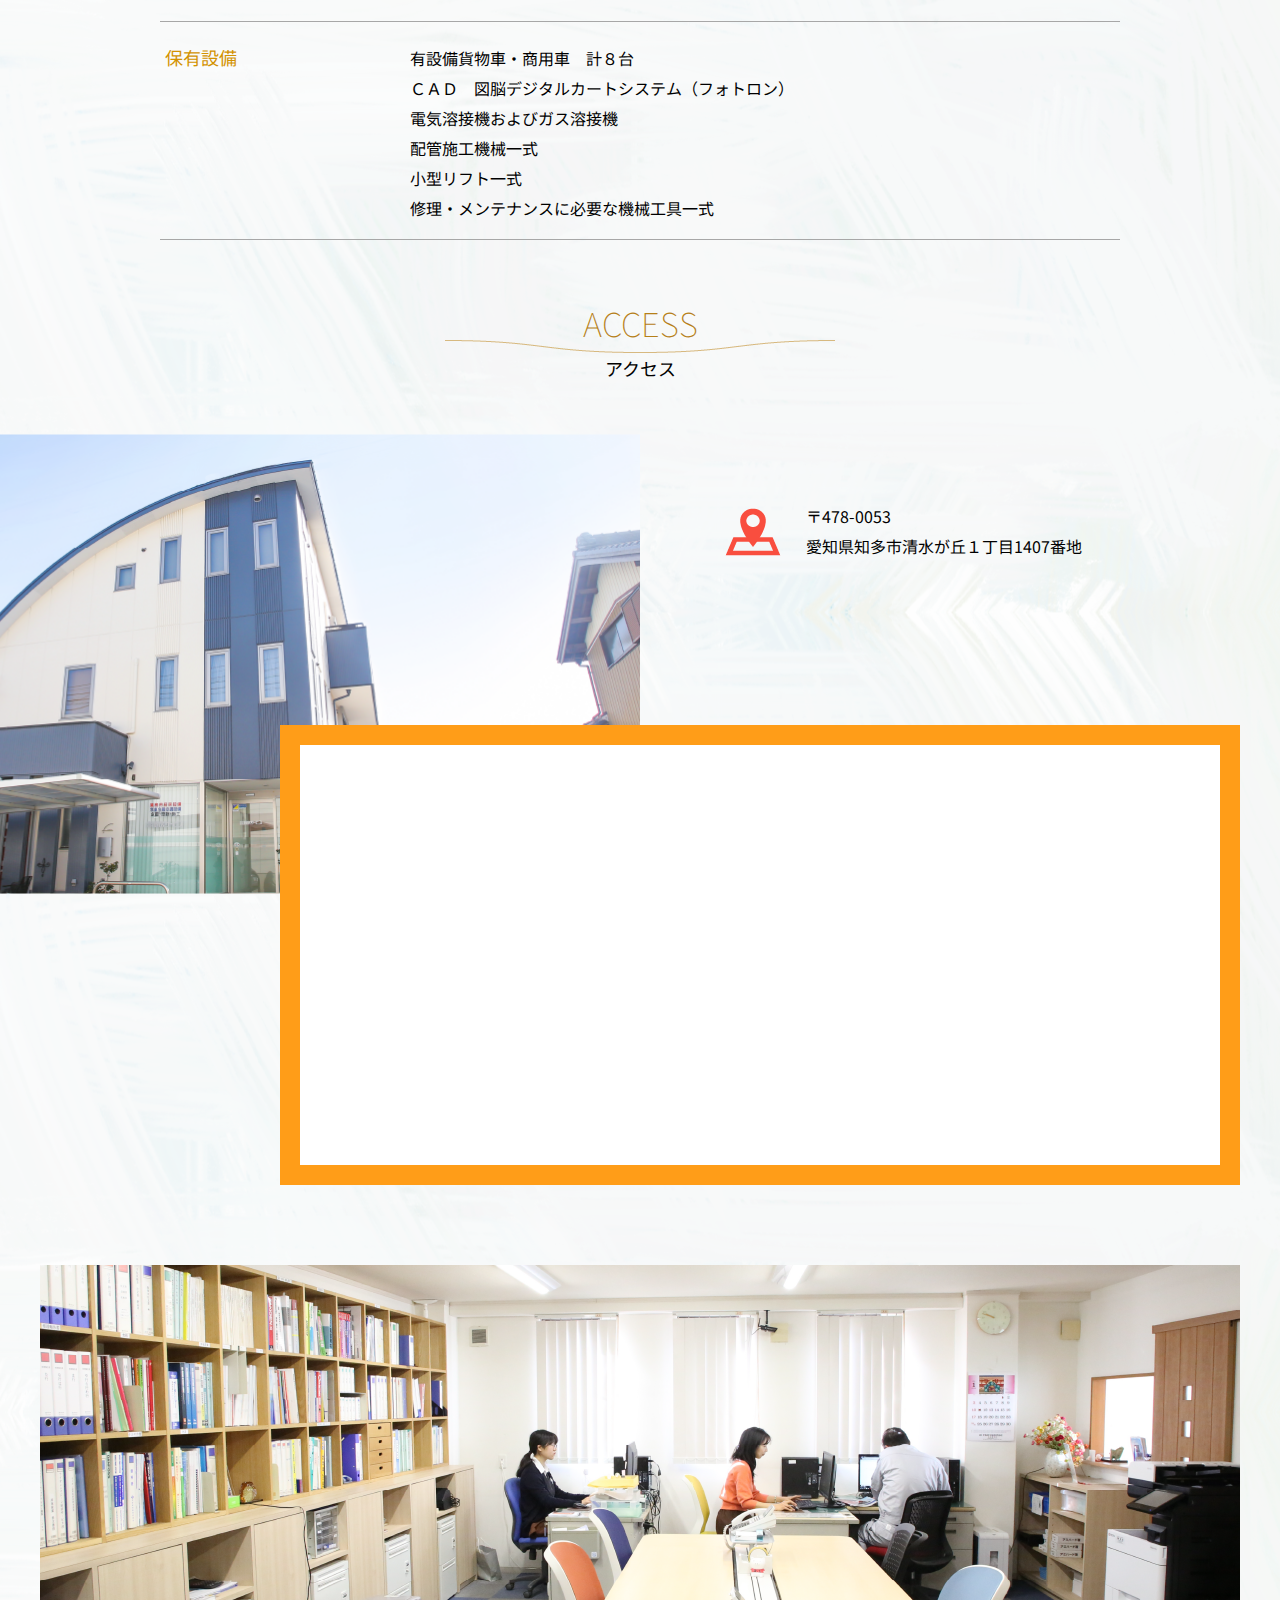
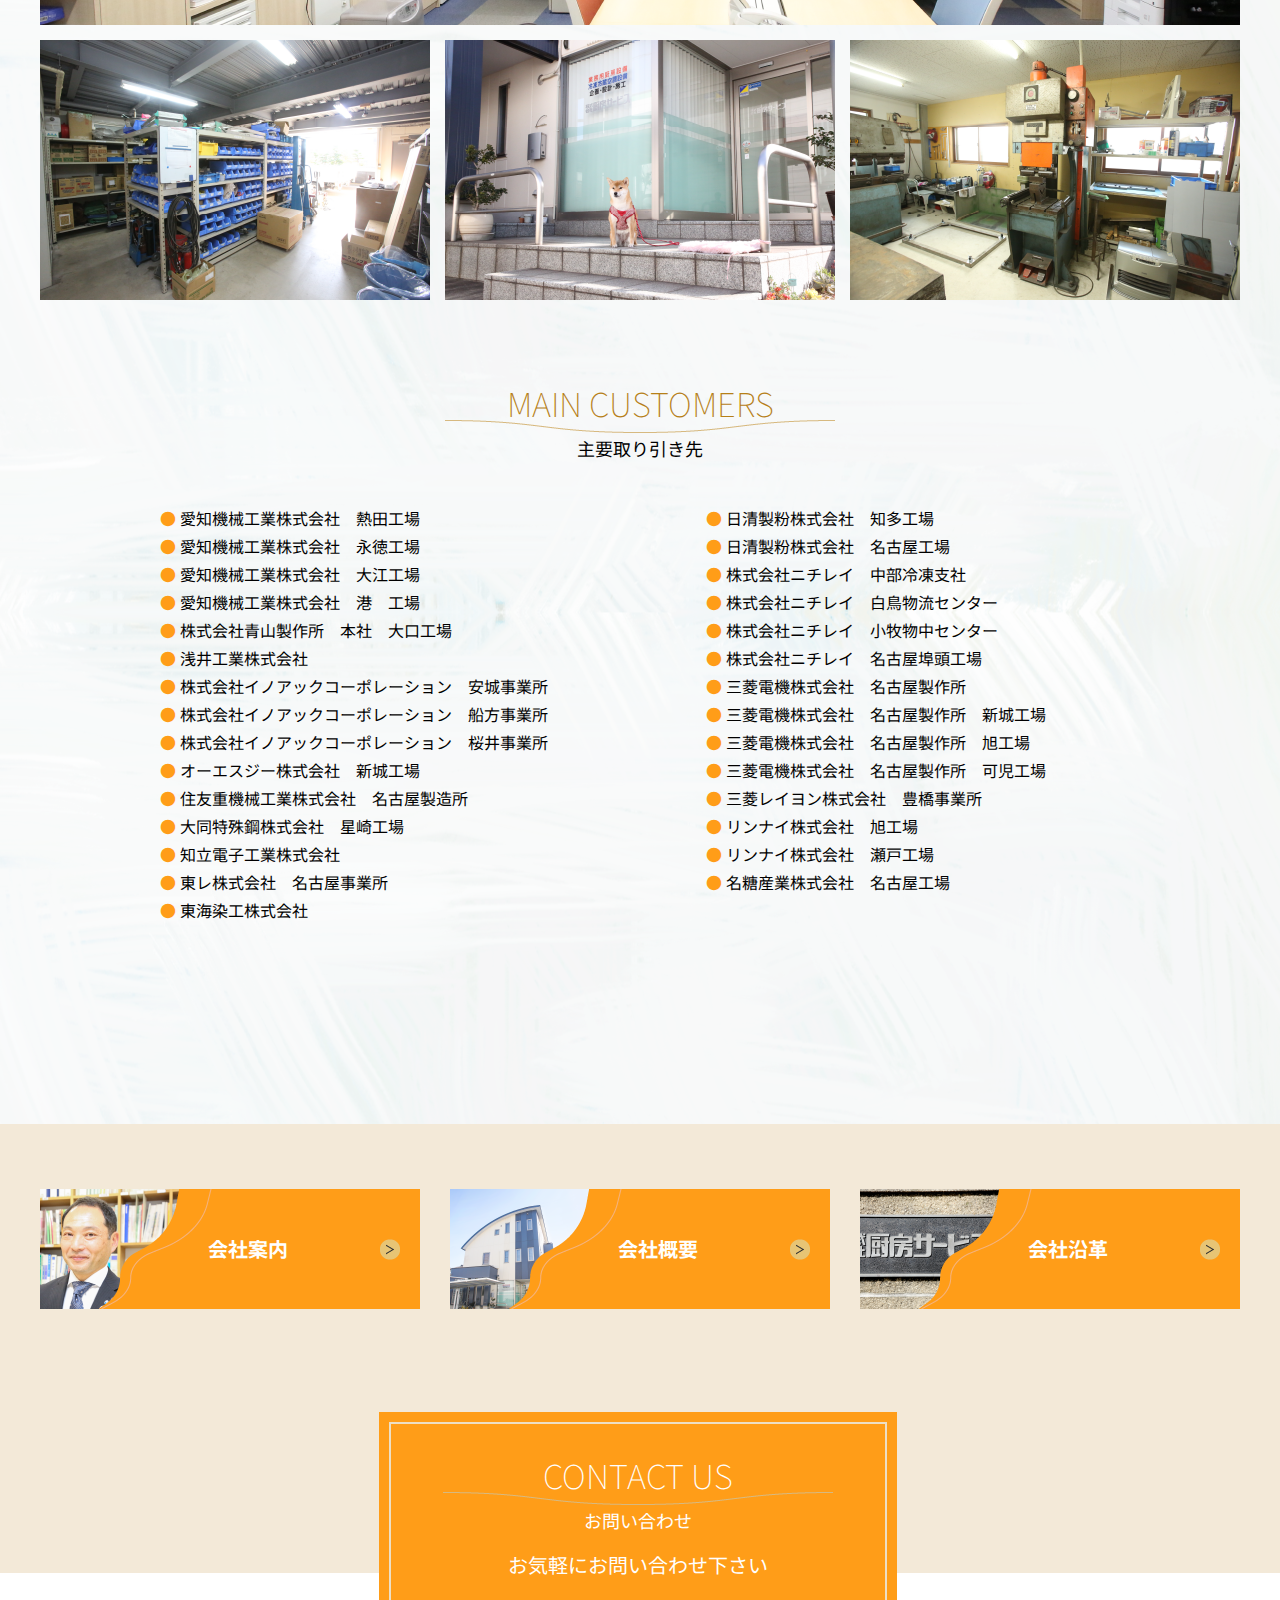
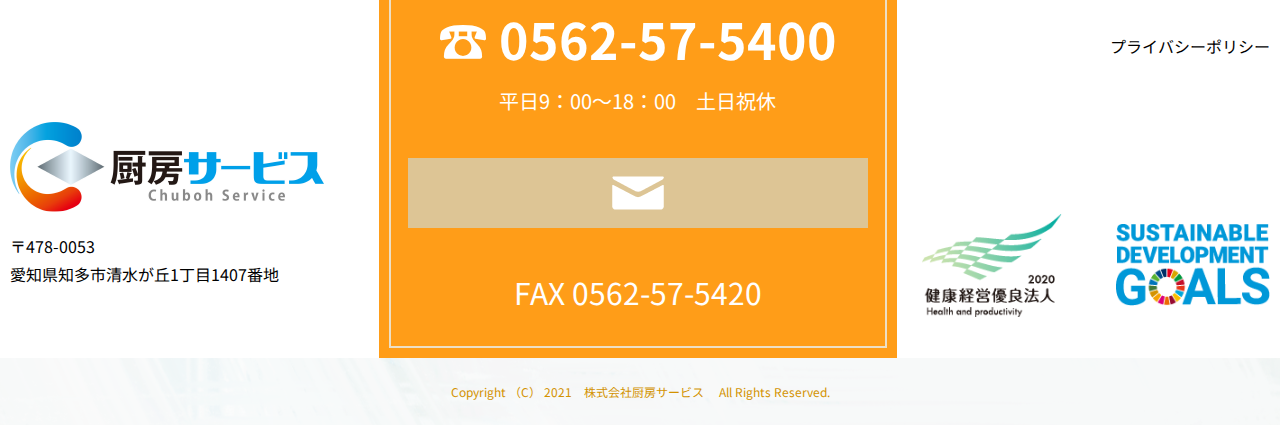
<file: outline.html>
<!doctype html>
<html lang="ja">

<head>
    <meta charset="utf-8">
    <meta http-equiv="X-UA-Compatible" content="IE=edge">
    <meta name="viewport" content="width=device-width, initial-scale=1">
    <meta name="format-detection" content="telephone=no">
    <title>会社概要 | 厨房サービス</title>
    <!-- Favicon -->
    <link rel="shortcut icon" href="./img/fav-ico.png" type="image/x-icon" />
    <!-- End favicon -->
    <!-- Css reset -->
    <link rel="stylesheet" type="text/css" href="./css/nomalize.css">
    <link rel="stylesheet" type="text/css" href="./css/library.css">
    <link rel="stylesheet" type="text/css" href="./css/slick-theme.css">
    <link rel="stylesheet" type="text/css" href="./css/slick.css">
    <link rel="stylesheet" type="text/css" href="./css/aos.css">
    <link rel="stylesheet" type="text/css" href="./css/style.css">
    <link rel="stylesheet" type="text/css" href="./css/reponsive.css">
    <!-- End css reset -->

</head>

<body>
    <!-- Header -->
    <header>
        <div class="hd_all">
            <div class="hd_logo">
                <h1>
                    <a href="./" class="hv-o"><img src="./img/hd_logo.png" alt="厨房サービス"></a>
                </h1>
            </div>
            <!-- End .hd_logo -->
            <div class="hd_menu_all">
                <div class="menu_main">
                    <ul>
                        <li><a href="./business.html">事業内容</a></li>
                        <li class="active"><a href="./about.html">会社案内</a></li>
                        <li><a href="./recruit.html">採用情報</a></li>
                        <li class="menu_contact"><a href="./contact.html">お問い合わせ</a></li>
                    </ul>
                </div>
                <!-- End .menu_main -->
                <div class="menu_sub">
                    <div class="all_contentsub">
                        <ul class="sub_business">
                            <li><a href="./business01.html">業務用厨房機器</a></li>
                            <li><a href="./business04.html">メンテナンス</a></li>
                            <li><a href="./business02.html">冷凍・冷蔵設備</a></li>
                            <li><a href="./business05.html">厨房室リフォーム</a></li>
                            <li><a href="./business03.html">空調換気設備</a></li>
                        </ul>
                        <!-- End .sub_business -->
                        <ul class="sub_about">
                            <li class="active"><a href="./outline.html">会社概要</a></li>
                            <li><a href="./history.html">会社沿革</a></li>
                        </ul>
                        <!-- End .sub_about -->
                        <ul class="sub_recruit">
                            <li><a href="./interview.html">先輩メッセージ</a></li>
                        </ul>
                        <!-- End .sub_recruit -->
                    </div>
                </div>
                <!-- End .menu_sub -->
            </div>
            <!-- End .hd_menu_all -->
            <div class="menu_sp">
                <div class="btn_menu">
                    <div id="menu_hambur">
                        <span></span>
                        <span></span>
                        <span></span>
                        <span></span>
                    </div>
                </div>
                <div class="div_menu">
                    <ul>
                        <li>
                            <a href="./business.html">事業内容</a>
                            <div class="btn_sub_menu"></div>
                            <ul class="sub_menu">
                                <li><a href="./business01.html">業務用厨房機器</a></li>
                                <li><a href="./business02.html">冷凍・冷蔵設備</a></li>
                                <li><a href="./business03.html">空調換気設備</a></li>
                                <li><a href="./business04.html">メンテナンス</a></li>
                                <li><a href="./business05.html">厨房室リフォーム</a></li>
                            </ul>
                        </li>
                        <li class="active">
                            <a href="./about.html">会社案内</a>
                            <div class="btn_sub_menu"></div>
                            <ul class="sub_menu">
                                <li class="active"><a href="./outline.html">会社概要</a></li>
                                <li><a href="./history.html">会社沿革</a></li>
                            </ul>
                        </li>
                        <li>
                            <a href="./recruit.html">採用情報</a>
                            <div class="btn_sub_menu"></div>
                            <ul class="sub_menu">
                                <li><a href="./interview.html">先輩メッセージ</a></li>
                            </ul>
                        </li>
                        <li>
                            <a href="./contact.html">お問い合わせ</a>
                        </li>
                    </ul>
                </div>
            </div>
        </div>
    </header>
    <!-- End header -->

    <!-- Content -->
    <section id="page_banner">
        <div class="all_banners">
            <div class="img_banner" style="background-image: url(./img/page_banner1.jpeg)"></div>
            <div class="all_content">
                <div class="div_circle"></div>
                <div class="banner_content">
                    <h3 class="title_style01 cl02">
                        <span class="title01">
                            Outline
                        </span>
                        <span class="title02">
                            会社概要
                        </span>
                    </h3>
                    <div class="img">
                        <img src="./img/page_icon.png" alt="BUSINESS">
                    </div>
                </div>
            </div>
        </div>
    </section>
    <!-- End #page_banner -->

    <section id="outline_content01">
        <div class="cont">
            <table>
                <tbody>
                    <tr>
                        <td>会社名</td>
                        <td>株式会社厨房サービス（チュウボウサービス）</td>
                    </tr>
                    <tr>
                        <td>電話番号</td>
                        <td><a href="tel:0562575400">０５６２－５７－５４００</a></td>
                    </tr>
                    <tr>
                        <td>ＦＡＸ番号</td>
                        <td>０５６２－５７－５４２０</td>
                    </tr>
                    <tr>
                        <td>創業</td>
                        <td>昭和４９年７月（設立：昭和５５年５月）</td>
                    </tr>
                    <tr>
                        <td>資本金</td>
                        <td>１，０００万円</td>
                    </tr>
                    <tr>
                        <td>代表取締役</td>
                        <td>富田　健司</td>
                    </tr>
                    <tr>
                        <td>従業員数</td>
                        <td>６名</td>
                    </tr>
                    <tr class="multi_line">
                        <td>主な業務内容</td>
                        <td>主な業務内容業務用厨房設備の企画・設計・施工<br>業務用冷凍・冷蔵設備の企画・設計・施工<br>空調設備の企画・設計・施工<br>フロンガスの回収業務一般<br>給排水・蒸気配管工事<br>設備移動、据付工事<br>上記に付随するメンテナンスおよびシステム管理<br>ステンレス板金加工<br>業務用洗剤の販売
                        </td>
                    </tr>
                    <tr class="multi_line">
                        <td>保有資格</td>
                        <td>保有資格高圧ガス販売業許可（昭和５４年１０月）<br>冷凍・空調施設工事事業所認定（平成１２年７月）<br>毒物・劇物一般販売業登録（平成１２年７月）<br>第一種フロン類回収業者登録（平成１４年４月）<br>一級厨房設備技能士（富田耕一）<br>ニ級厨房設備技能士（富田健司）<br>一級管工事施工管理技術士（富田健司）<br>二級管工事施工管理技術士（小笠原卓）（石田英将）<br>石油燃焼機器点検設備士（平松幸二）<br>ガス可とう管接続工事監督者（富田耕一）（平松幸二）（小笠原卓）<br>冷媒回収技術者（富田健司）（平松幸二）（小笠原卓）（石田英将）<br>ガス溶接技能講習修了証（富田健司）（平松幸二）（小笠原卓）
                        </td>
                    </tr>
                    <tr class="multi_line">
                        <td>保有設備</td>
                        <td>有設備貨物車・商用車　計８台<br>ＣＡＤ　図脳デジタルカートシステム（フォトロン）<br>電気溶接機およびガス溶接機<br>配管施工機械一式<br>小型リフト一式<br>修理・メンテナンスに必要な機械工具一式
                        </td>
                    </tr>
                </tbody>
            </table>
        </div>
    </section>
    <!-- End #outline_content01 -->


    <section id="outline_content02">
        <div class="cont">
            <h3 class="title_style01 cl02">
                <span class="title01">
                    ACCESS
                </span>
                <span class="title02">
                    アクセス
                </span>
            </h3>
        </div>
        <div class="all_content">
            <div class="img" style="background-image: url(./img/outline_img01.png);"></div>
            <div class="cont">
                <div class="txt">
                    <div class="icon">
                        <img src="./img/outline_img06.png" alt="map">
                    </div>
                    <div class="text_txt">
                        〒478-0053<br>愛知県知多市清水が丘１丁目1407番地
                    </div>
                </div>
                <div class="iframe_map">
                    <iframe src="https://www.google.com/maps/embed?pb=!1m14!1m8!1m3!1d6537.287592758958!2d136.877017!3d34.990586!3m2!1i1024!2i768!4f13.1!3m3!1m2!1s0x60037e3b3a0bc68f%3A0xb6d9fd1bebbebe26!2z5Y6o5oi_44K144O844OT44K5!5e0!3m2!1sja!2sus!4v1614080735876!5m2!1sja!2sus" width="600" height="450" style="border:0;" allowfullscreen="" loading="lazy"></iframe>
                </div>
            </div>
        </div>
        <div class="cont">
            <div class="all_img">
                <div class="img" style="background-image:url(./img/outline_img02.png)"></div>
                <div class="img" style="background-image:url(./img/outline_img03.png)"></div>
                <div class="img" style="background-image:url(./img/outline_img04.png)"></div>
                <div class="img" style="background-image:url(./img/outline_img05.png)"></div>
            </div>
        </div>
    </section>
    <!-- End #outline_content02 -->


    <section id="outline_content03">
        <div class="cont">
            <h3 class="title_style01 cl02">
                <span class="title01">
                    MAIN CUSTOMERS
                </span>
                <span class="title02">
                    主要取り引き先
                </span>
            </h3>
            <div class="div_all_item">
                <ul>
                    <li>愛知機械工業株式会社　熱田工場</li>
                    <li>愛知機械工業株式会社　永徳工場</li>
                    <li>愛知機械工業株式会社　大江工場</li>
                    <li>愛知機械工業株式会社　港　工場</li>
                    <li>株式会社青山製作所　本社　大口工場</li>
                    <li>浅井工業株式会社</li>
                    <li>株式会社イノアックコーポレーション　安城事業所</li>
                    <li>株式会社イノアックコーポレーション　船方事業所</li>
                    <li>株式会社イノアックコーポレーション　桜井事業所</li>
                    <li>オーエスジー株式会社　新城工場</li>
                    <li>住友重機械工業株式会社　名古屋製造所</li>
                    <li>大同特殊鋼株式会社　星崎工場</li>
                    <li>知立電子工業株式会社</li>
                    <li>東レ株式会社　名古屋事業所</li>
                    <li>東海染工株式会社</li>
                </ul>
                <ul>
                    <li>日清製粉株式会社　知多工場</li>
                    <li>日清製粉株式会社　名古屋工場</li>
                    <li>株式会社ニチレイ　中部冷凍支社</li>
                    <li>株式会社ニチレイ　白鳥物流センター</li>
                    <li>株式会社ニチレイ　小牧物中センター</li>
                    <li>株式会社ニチレイ　名古屋埠頭工場</li>
                    <li>三菱電機株式会社　名古屋製作所</li>
                    <li>三菱電機株式会社　名古屋製作所　新城工場</li>
                    <li>三菱電機株式会社　名古屋製作所　旭工場</li>
                    <li>三菱電機株式会社　名古屋製作所　可児工場</li>
                    <li>三菱レイヨン株式会社　豊橋事業所</li>
                    <li>リンナイ株式会社　旭工場</li>
                    <li>リンナイ株式会社　瀬戸工場</li>
                    <li>名糖産業株式会社　名古屋工場</li>
                </ul>
            </div>
        </div>
    </section>
    <!-- End #outline_content03 -->


    <section id="business_menu" class="about_sec">
        <div class="cont">
            <div class="all_menu">
                <a href="./about.html" style="background-image: url(./img/about_img04.png)" class="item hv-o">会社案内</a>
                <a href="./outline.html" style="background-image: url(./img/about_img05.png)" class="item hv-o">会社概要</a>
                <a href="./history.html" style="background-image: url(./img/about_img06.png)" class="item hv-o">会社沿革</a>
            </div>
        </div>
    </section>
    <!-- End #business05 -->

    <!-- End content -->

    <!-- Footer -->
    <footer>
        <div class="div_backtop"></div>
        <div class="ft_all ft_about">
            <div class="ft_bg">
                <div class="ft_content">
                    <div class="ft_logo">
                        <a href="./" class="hv-o">
                            <img src="./img/ft_logo.png" alt="厨房サービス">
                        </a>
                        <div class="txt">
                            〒478-0053<br>愛知県知多市清水が丘1丁目1407番地
                        </div>
                    </div>
                    <!-- End .ft_logo -->
                    <div class="ft_contact">
                        <div class="bg">
                            <h3 class="title_style01">
                                <span class="title01">
                                    CONTACT US
                                </span>
                                <span class="title02">
                                    お問い合わせ
                                </span>
                            </h3>
                            <div class="txt01">
                                お気軽にお問い合わせ下さい
                            </div>
                            <a class="txt_tel" href="tel:0562575400">
                                ☎ 0562-57-5400
                            </a>
                            <div class="txt02">
                                平日9：00～18：00　土日祝休
                            </div>
                            <a href="./contact.html" class="hv-o btn_contact">
                                <img src="./img/ft_contact.png" alt="Contact">
                            </a>
                            <div class="txt_fax">
                                FAX 0562-57-5420
                            </div>
                        </div>
                    </div>
                    <!-- End .ft_contact -->
                    <div class="ft_link">
                        <a href="./privacy.html" class="link_privacy">
                            プライバシーポリシー
                        </a>
                        <div class="div_linklogo">
                            <a href="#" class="hv-o">
                                <img src="./img/ft_logo01.png" alt="健康経営優良法人">
                            </a>
                            <a href="#" class="hv-o">
                                <img src="./img/ft_logo02.png" alt="SUSTAINABLE DEVELOPMENT GOALS"></a>
                        </div>
                    </div>
                    <!-- End .ft_link -->
                </div>
            </div>
            <div class="ft_copyright">
                <div class="cont">
                    Copyright （C） 2021　株式会社厨房サービス　 <br class="show_sp">All Rights Reserved.
                </div>
            </div>
        </div>
    </footer>
    <!-- End footer -->

    <!-- Jquery pagetop -->
    <script src="./js/jquery-2.0.0b1.js"></script>
    <script src="./js/aos.js"></script>
    <script src="./js/slick.js"></script>
    <script src="./js/script.js"></script>
    <script src="./js/script_page.js"></script>
    <script src="./js/check_browser.js"></script>
</body>

</html>
</file>
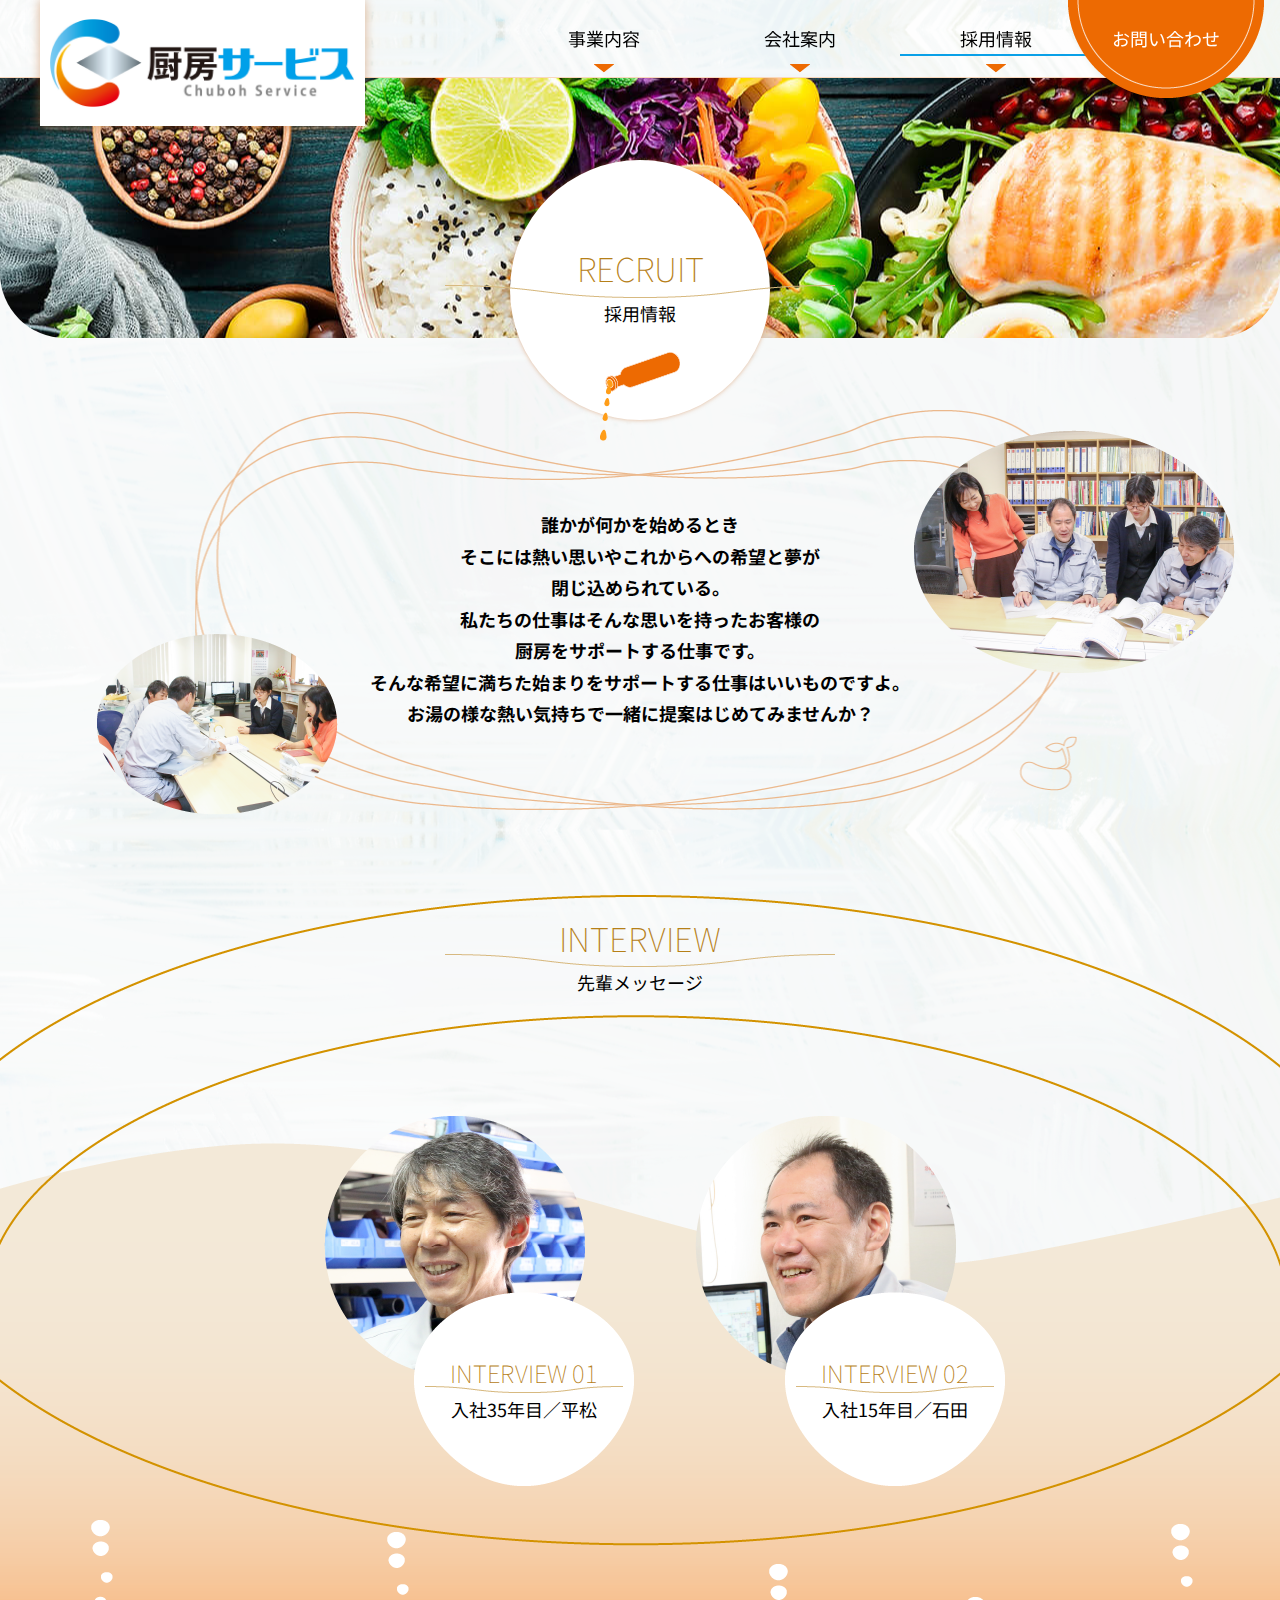
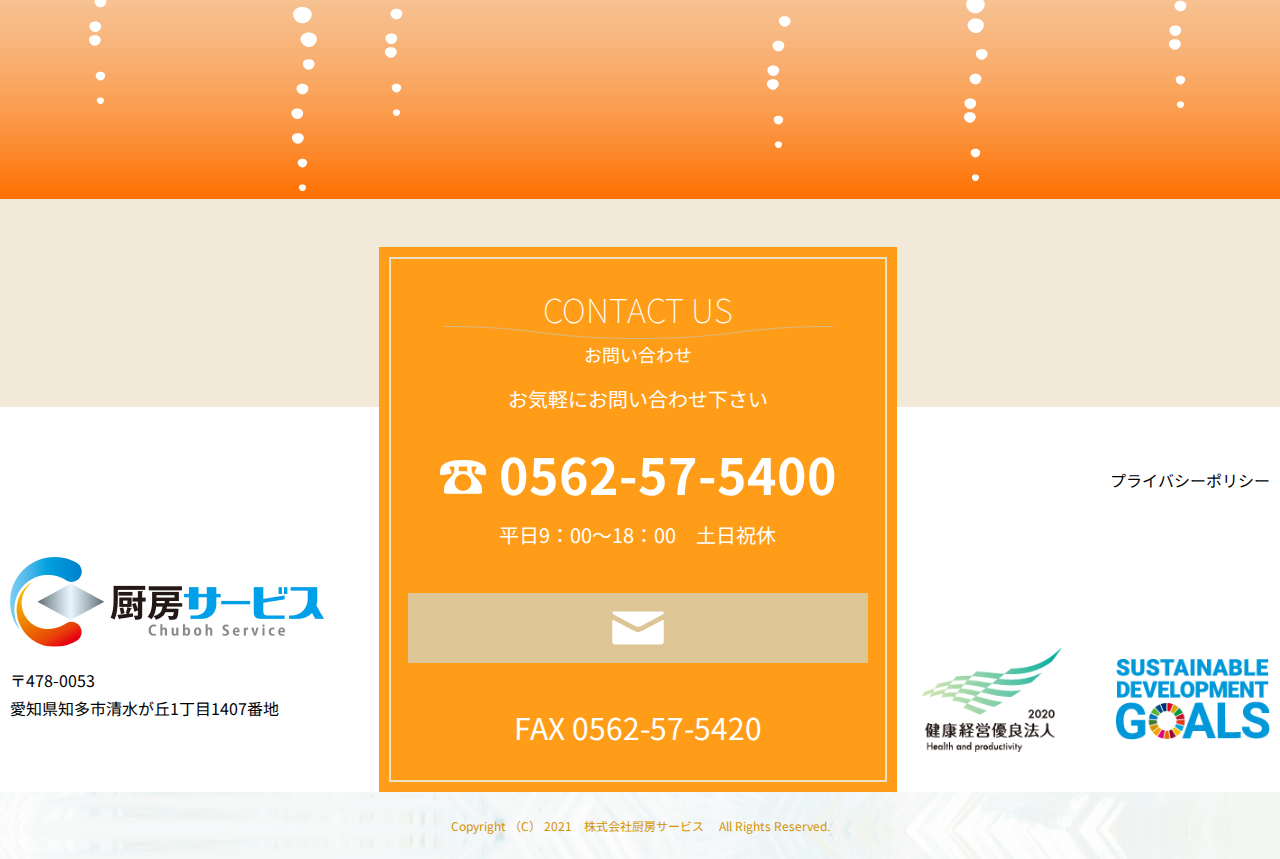
<file: recruit.html>
<!doctype html>
<html lang="ja">

<head>
    <meta charset="utf-8">
    <meta http-equiv="X-UA-Compatible" content="IE=edge">
    <meta name="viewport" content="width=device-width, initial-scale=1">
    <meta name="format-detection" content="telephone=no">
    <title>採用情報 | 厨房サービス</title>
    <!-- Favicon -->
    <link rel="shortcut icon" href="./img/fav-ico.png" type="image/x-icon" />
    <!-- End favicon -->
    <!-- Css reset -->
    <link rel="stylesheet" type="text/css" href="./css/nomalize.css">
    <link rel="stylesheet" type="text/css" href="./css/library.css">
    <link rel="stylesheet" type="text/css" href="./css/slick-theme.css">
    <link rel="stylesheet" type="text/css" href="./css/slick.css">
    <link rel="stylesheet" type="text/css" href="./css/aos.css">
    <link rel="stylesheet" type="text/css" href="./css/style.css">
    <link rel="stylesheet" type="text/css" href="./css/reponsive.css">
    <!-- End css reset -->

</head>

<body>
    <!-- Header -->
    <header>
        <div class="hd_all">
            <div class="hd_logo">
                <h1>
                    <a href="./" class="hv-o"><img src="./img/hd_logo.png" alt="厨房サービス"></a>
                </h1>
            </div>
            <!-- End .hd_logo -->
            <div class="hd_menu_all">
                <div class="menu_main">
                    <ul>
                        <li><a href="./business.html">事業内容</a></li>
                        <li><a href="./about.html">会社案内</a></li>
                        <li class="active"><a href="./recruit.html">採用情報</a></li>
                        <li class="menu_contact"><a href="./contact.html">お問い合わせ</a></li>
                    </ul>
                </div>
                <!-- End .menu_main -->
                <div class="menu_sub">
                    <div class="all_contentsub">
                        <ul class="sub_business">
                            <li><a href="./business01.html">業務用厨房機器</a></li>
                            <li><a href="./business04.html">メンテナンス</a></li>
                            <li><a href="./business02.html">冷凍・冷蔵設備</a></li>
                            <li><a href="./business05.html">厨房室リフォーム</a></li>
                            <li><a href="./business03.html">空調換気設備</a></li>
                        </ul>
                        <!-- End .sub_business -->
                        <ul class="sub_about">
                            <li><a href="./outline.html">会社概要</a></li>
                            <li><a href="./history.html">会社沿革</a></li>
                        </ul>
                        <!-- End .sub_about -->
                        <ul class="sub_recruit">
                            <li><a href="./interview.html">先輩メッセージ</a></li>
                        </ul>
                        <!-- End .sub_recruit -->
                    </div>
                </div>
                <!-- End .menu_sub -->
            </div>
            <!-- End .hd_menu_all -->
            <div class="menu_sp">
                <div class="btn_menu">
                    <div id="menu_hambur">
                        <span></span>
                        <span></span>
                        <span></span>
                        <span></span>
                    </div>
                </div>
                <div class="div_menu">
                    <ul>
                        <li>
                            <a href="./business.html">事業内容</a>
                            <div class="btn_sub_menu"></div>
                            <ul class="sub_menu">
                                <li><a href="./business01.html">業務用厨房機器</a></li>
                                <li><a href="./business02.html">冷凍・冷蔵設備</a></li>
                                <li><a href="./business03.html">空調換気設備</a></li>
                                <li><a href="./business04.html">メンテナンス</a></li>
                                <li><a href="./business05.html">厨房室リフォーム</a></li>
                            </ul>
                        </li>
                        <li>
                            <a href="./about.html">会社案内</a>
                            <div class="btn_sub_menu"></div>
                            <ul class="sub_menu">
                                <li><a href="./outline.html">会社概要</a></li>
                                <li><a href="./history.html">会社沿革</a></li>
                            </ul>
                        </li>
                        <li class="active">
                            <a href="./recruit.html">採用情報</a>
                            <div class="btn_sub_menu"></div>
                            <ul class="sub_menu">
                                <li><a href="./interview.html">先輩メッセージ</a></li>
                            </ul>
                        </li>
                        <li>
                            <a href="./contact.html">お問い合わせ</a>
                        </li>
                    </ul>
                </div>
            </div>
        </div>
    </header>
    <!-- End header -->

    <!-- Content -->
    <section id="page_banner">
        <div class="all_banners">
            <div class="img_banner" style="background-image: url(./img/page_banner1.jpeg)"></div>
            <div class="all_content">
                <div class="div_circle"></div>
                <div class="banner_content">
                    <h3 class="title_style01 cl02">
                        <span class="title01">
                            RECRUIT
                        </span>
                        <span class="title02">
                            採用情報
                        </span>
                    </h3>
                    <div class="img">
                        <img src="./img/page_icon.png" alt="BUSINESS">
                    </div>
                </div>
            </div>
        </div>
    </section>
    <!-- End #page_banner -->

    <section id="recruit_content01">
        <div class="cont">
            <div class="all_content">
                <div class="img img01" style="background-image: url(./img/recruit_img01.png)"></div>
                <div class="txt">誰かが何かを始めるとき<br class="hdie_sp">
                    そこには熱い思いやこれからへの希望と夢が<br class="hdie_sp">
                    閉じ込められている。<br>
                    私たちの仕事はそんな思いを持ったお客様の<br class="hdie_sp">
                    厨房をサポートする仕事です。<br>
                    そんな希望に満ちた始まりをサポートする仕事はいいものですよ。<br>
                    お湯の様な熱い気持ちで一緒に提案はじめてみませんか？</div>
                <div class="img img02" style="background-image: url(./img/recruit_img02.png)"></div>
            </div>
        </div>
        <div class="all_content02">
            <div class="cont">
                <h3 class="title_style01 cl02">
                    <span class="title01">
                        INTERVIEW
                    </span>
                    <span class="title02">
                        先輩メッセージ
                    </span>
                </h3>
                <div class="all_item">
                    <div class="item">
                        <div class="img" style="background-image: url(./img/recruit_img03.png)"></div>
                        <div class="all_txt">
                            <div class="title_style01 cl02">
                                <span class="title01">
                                    INTERVIEW 01
                                </span>
                                <span class="title02">
                                    入社35年目／平松
                                </span>
                            </div>
                        </div>
                    </div>
                    <div class="item">
                        <div class="img" style="background-image: url(./img/recruit_img04.png)"></div>
                        <div class="all_txt">
                            <div class="title_style01 cl02">
                                <span class="title01">
                                    INTERVIEW 02
                                </span>
                                <span class="title02">
                                    入社15年目／石田
                                </span>
                            </div>
                        </div>

                    </div>
                </div>
            </div>
        </div>
    </section>
    <!-- End #recruit_content01 -->

    <!-- End content -->

    <!-- Footer -->
    <footer>
        <div class="div_backtop"></div>
        <div class="ft_all ft_about">
            <div class="ft_bg">
                <div class="ft_content">
                    <div class="ft_logo">
                        <a href="./" class="hv-o">
                            <img src="./img/ft_logo.png" alt="厨房サービス">
                        </a>
                        <div class="txt">
                            〒478-0053<br>愛知県知多市清水が丘1丁目1407番地
                        </div>
                    </div>
                    <!-- End .ft_logo -->
                    <div class="ft_contact">
                        <div class="bg">
                            <h3 class="title_style01">
                                <span class="title01">
                                    CONTACT US
                                </span>
                                <span class="title02">
                                    お問い合わせ
                                </span>
                            </h3>
                            <div class="txt01">
                                お気軽にお問い合わせ下さい
                            </div>
                            <a class="txt_tel" href="tel:0562575400">
                                ☎ 0562-57-5400
                            </a>
                            <div class="txt02">
                                平日9：00～18：00　土日祝休
                            </div>
                            <a href="./contact.html" class="hv-o btn_contact">
                                <img src="./img/ft_contact.png" alt="Contact">
                            </a>
                            <div class="txt_fax">
                                FAX 0562-57-5420
                            </div>
                        </div>
                    </div>
                    <!-- End .ft_contact -->
                    <div class="ft_link">
                        <a href="./privacy.html" class="link_privacy">
                            プライバシーポリシー
                        </a>
                        <div class="div_linklogo">
                            <a href="#" class="hv-o">
                                <img src="./img/ft_logo01.png" alt="健康経営優良法人">
                            </a>
                            <a href="#" class="hv-o">
                                <img src="./img/ft_logo02.png" alt="SUSTAINABLE DEVELOPMENT GOALS"></a>
                        </div>
                    </div>
                    <!-- End .ft_link -->
                </div>
            </div>
            <div class="ft_copyright">
                <div class="cont">
                    Copyright （C） 2021　株式会社厨房サービス　 <br class="show_sp">All Rights Reserved.
                </div>
            </div>
        </div>
    </footer>
    <!-- End footer -->

    <!-- Jquery pagetop -->
    <script src="./js/jquery-2.0.0b1.js"></script>
    <script src="./js/aos.js"></script>
    <script src="./js/slick.js"></script>
    <script src="./js/script.js"></script>
    <script src="./js/script_page.js"></script>
    <script src="./js/check_browser.js"></script>
</body>

</html>
</file>
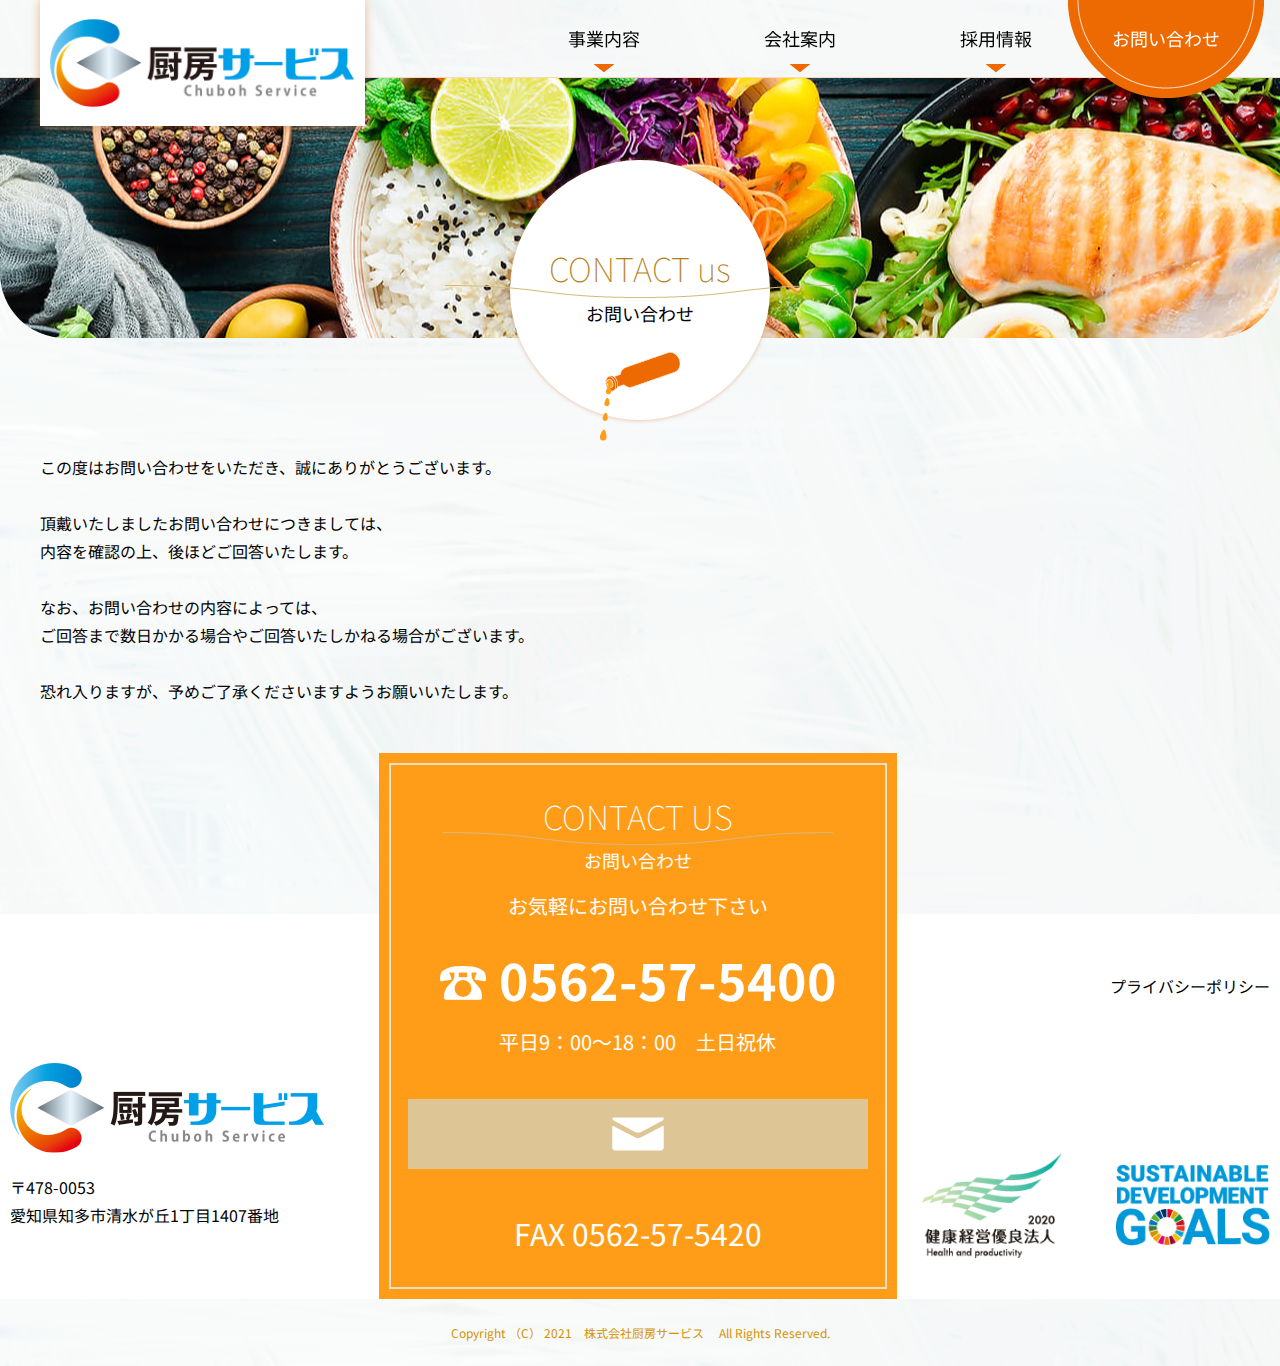
<file: thanks.html>
<!doctype html>
<html lang="ja">

<head>
    <meta charset="utf-8">
    <meta http-equiv="X-UA-Compatible" content="IE=edge">
    <meta name="viewport" content="width=device-width, initial-scale=1">
    <meta name="format-detection" content="telephone=no">
    <title>お問い合わせ | 厨房サービス</title>
    <!-- Favicon -->
    <link rel="shortcut icon" href="./img/fav-ico.png" type="image/x-icon" />
    <!-- End favicon -->
    <!-- Css reset -->
    <link rel="stylesheet" type="text/css" href="./css/nomalize.css">
    <link rel="stylesheet" type="text/css" href="./css/library.css">
    <link rel="stylesheet" type="text/css" href="./css/slick-theme.css">
    <link rel="stylesheet" type="text/css" href="./css/slick.css">
    <link rel="stylesheet" type="text/css" href="./css/aos.css">
    <link rel="stylesheet" type="text/css" href="./css/style.css">
    <link rel="stylesheet" type="text/css" href="./css/reponsive.css">
    <!-- End css reset -->

</head>

<body>
    <!-- Header -->
    <header>
        <div class="hd_all">
            <div class="hd_logo">
                <h1>
                    <a href="./" class="hv-o"><img src="./img/hd_logo.png" alt="厨房サービス"></a>
                </h1>
            </div>
            <!-- End .hd_logo -->
            <div class="hd_menu_all">
                <div class="menu_main">
                    <ul>
                        <li><a href="./business.html">事業内容</a></li>
                        <li><a href="./about.html">会社案内</a></li>
                        <li><a href="./recruit.html">採用情報</a></li>
                        <li class="menu_contact"><a href="./contact.html">お問い合わせ</a></li>
                    </ul>
                </div>
                <!-- End .menu_main -->
                <div class="menu_sub">
                    <div class="all_contentsub">
                        <ul class="sub_business">
                            <li><a href="./business01.html">業務用厨房機器</a></li>
                            <li><a href="./business04.html">メンテナンス</a></li>
                            <li><a href="./business02.html">冷凍・冷蔵設備</a></li>
                            <li><a href="./business05.html">厨房室リフォーム</a></li>
                            <li><a href="./business03.html">空調換気設備</a></li>
                        </ul>
                        <!-- End .sub_business -->
                        <ul class="sub_about">
                            <li><a href="./outline.html">会社概要</a></li>
                            <li><a href="./history.html">会社沿革</a></li>
                        </ul>
                        <!-- End .sub_about -->
                        <ul class="sub_recruit">
                            <li><a href="./interview.html">先輩メッセージ</a></li>
                        </ul>
                        <!-- End .sub_recruit -->
                    </div>
                </div>
                <!-- End .menu_sub -->
            </div>
            <!-- End .hd_menu_all -->
            <div class="menu_sp">
                <div class="btn_menu">
                    <div id="menu_hambur">
                        <span></span>
                        <span></span>
                        <span></span>
                        <span></span>
                    </div>
                </div>
                <div class="div_menu">
                    <ul>
                        <li>
                            <a href="./business.html">事業内容</a>
                            <div class="btn_sub_menu"></div>
                            <ul class="sub_menu">
                                <li><a href="./business01.html">業務用厨房機器</a></li>
                                <li><a href="./business02.html">冷凍・冷蔵設備</a></li>
                                <li><a href="./business03.html">空調換気設備</a></li>
                                <li><a href="./business04.html">メンテナンス</a></li>
                                <li><a href="./business05.html">厨房室リフォーム</a></li>
                            </ul>
                        </li>
                        <li>
                            <a href="./about.html">会社案内</a>
                            <div class="btn_sub_menu"></div>
                            <ul class="sub_menu">
                                <li><a href="./outline.html">会社概要</a></li>
                                <li><a href="./history.html">会社沿革</a></li>
                            </ul>
                        </li>
                        <li>
                            <a href="./recruit.html">採用情報</a>
                            <div class="btn_sub_menu"></div>
                            <ul class="sub_menu">
                                <li><a href="./interview.html">先輩メッセージ</a></li>
                            </ul>
                        </li>
                        <li class="active">
                            <a href="./contact.html">お問い合わせ</a>
                        </li>
                    </ul>
                </div>
            </div>
        </div>
    </header>
    <!-- End header -->

    <!-- Content -->
    <section id="page_banner">
        <div class="all_banners">
            <div class="img_banner" style="background-image: url(./img/page_banner1.jpeg)"></div>
            <div class="all_content">
                <div class="div_circle"></div>
                <div class="banner_content">
                    <h3 class="title_style01 cl02">
                        <span class="title01">
                            CONTACT us
                        </span>
                        <span class="title02">
                            お問い合わせ
                        </span>
                    </h3>
                    <div class="img">
                        <img src="./img/page_icon.png" alt="BUSINESS">
                    </div>
                </div>
            </div>
        </div>
    </section>
    <!-- End #page_banner -->

    <section id="contact_content01">
        <div class="cont">
            この度はお問い合わせをいただき、誠にありがとうございます。<br><br>

            頂戴いたしましたお問い合わせにつきましては、<br class="hide_sp">
            内容を確認の上、後ほどご回答いたします。<br><br>

            なお、お問い合わせの内容によっては、<br class="hide_sp">
            ご回答まで数日かかる場合やご回答いたしかねる場合がございます。<br><br>

            恐れ入りますが、予めご了承くださいますようお願いいたします。
        </div>
    </section>
    <!-- End #contact_content01 -->

    <!-- End content -->

    <!-- Footer -->
    <footer>
        <div class="div_backtop"></div>
        <div class="ft_all">
            <div class="ft_bg">
                <div class="ft_content">
                    <div class="ft_logo">
                        <a href="./" class="hv-o">
                            <img src="./img/ft_logo.png" alt="厨房サービス">
                        </a>
                        <div class="txt">
                            〒478-0053<br>愛知県知多市清水が丘1丁目1407番地
                        </div>
                    </div>
                    <!-- End .ft_logo -->
                    <div class="ft_contact">
                        <div class="bg">
                            <h3 class="title_style01">
                                <span class="title01">
                                    CONTACT US
                                </span>
                                <span class="title02">
                                    お問い合わせ
                                </span>
                            </h3>
                            <div class="txt01">
                                お気軽にお問い合わせ下さい
                            </div>
                            <a class="txt_tel" href="tel:0562575400">
                                ☎ 0562-57-5400
                            </a>
                            <div class="txt02">
                                平日9：00～18：00　土日祝休
                            </div>
                            <a href="./contact.html" class="hv-o btn_contact">
                                <img src="./img/ft_contact.png" alt="Contact">
                            </a>
                            <div class="txt_fax">
                                FAX 0562-57-5420
                            </div>
                        </div>
                    </div>
                    <!-- End .ft_contact -->
                    <div class="ft_link">
                        <a href="./privacy.html" class="link_privacy">
                            プライバシーポリシー
                        </a>
                        <div class="div_linklogo">
                            <a href="#" class="hv-o">
                                <img src="./img/ft_logo01.png" alt="健康経営優良法人">
                            </a>
                            <a href="#" class="hv-o">
                                <img src="./img/ft_logo02.png" alt="SUSTAINABLE DEVELOPMENT GOALS"></a>
                        </div>
                    </div>
                    <!-- End .ft_link -->
                </div>
            </div>
            <div class="ft_copyright">
                <div class="cont">
                    Copyright （C） 2021　株式会社厨房サービス　 <br class="show_sp">All Rights Reserved.
                </div>
            </div>
        </div>
    </footer>
    <!-- End footer -->

    <!-- Jquery pagetop -->
    <script src="./js/jquery-2.0.0b1.js"></script>
    <script src="./js/aos.js"></script>
    <script src="./js/slick.js"></script>
    <script src="./js/script.js"></script>
    <script src="./js/script_page.js"></script>
    <script src="./js/check_browser.js"></script>
</body>

</html>
</file>
<file: css/nomalize.css>
html,body,div,span,object,iframe,h1,h2,h3,h4,h5,h6,p,blockquote,pre,abbr,address,cite,code,del,dfn,em,img,ins,kbd,q,samp,small,strong,sub,sup,var,b,i,dl,dt,dd,ol,ul,li,fieldset,form,label,legend,caption,tbody,tfoot,thead,article,aside,canvas,details,figcaption,figure,footer,header,hgroup,menu,nav,section,summary,time,mark,audio,video,param{margin:0;padding:0;border:0;outline:0;font-size:100%;vertical-align:baseline;background:transparent}body{line-height:1;background:#fff;color:#000}article,aside,canvas,details,figcaption,figure,footer,header,hgroup,menu,nav,section,summary{display:block}ul,li{list-style:none}img{vertical-align:top}h1,h2,h3,h4,h5{font-weight:400;font-size:inherit;margin:0;padding:0}blockquote,q{quotes:none}blockquote:before,blockquote:after,q:before,q:after{content:'';content:none}a{margin:0;padding:0;border:0;font-size:100%;vertical-align:baseline;background:transparent}img{border:outline:0px;outline:0}ins{background-color:#ff9;color:#000;text-decoration:none}mark{background-color:#ff9;color:#000;font-style:italic;font-weight:700}del{text-decoration:line-through}abbr[title],dfn[title]{border-bottom:1px dotted #000;cursor:help}table{border-collapse:collapse;border-spacing:0}hr{display:block;height:1px;border:0;border-top:1px solid #ccc;margin:1em 0;padding:0}input,select{vertical-align:middle}select,input,button,textarea,button{font:99% arial,helvetica,clean,sans-serif}table{font-size:inherit;font:100%}pre,code,kbd,samp,tt{font-family:monospace;*font-size:108%;line-height:100%}
</file>
<file: css/library.css>
/*________________ padding ________________*/
.pd-0 { padding: 0px; }
.pd-1 { padding: 1px; }
.pd-2 { padding: 2px; }
.pd-3 { padding: 3px; }
.pd-4 { padding: 4px; }
.pd-5 { padding: 5px; }
.pd-6 { padding: 6px; }
.pd-7 { padding: 7px; }
.pd-8 { padding: 8px; }
.pd-9 { padding: 9px; }
.pd-10 { padding: 10px; }
.pd-11 { padding: 11px; }
.pd-12 { padding: 12px; }
.pd-13 { padding: 13px; }
.pd-14 { padding: 14px; }
.pd-15 { padding: 15px; }
.pd-16 { padding: 16px; }
.pd-17 { padding: 17px; }
.pd-18 { padding: 18px; }
.pd-19 { padding: 19px; }
.pd-20 { padding: 20px; }
.pd-21 { padding: 21px; }
.pd-22 { padding: 22px; }
.pd-23 { padding: 23px; }
.pd-24 { padding: 24px; }
.pd-25 { padding: 25px; }
.pd-26 { padding: 26px; }
.pd-27 { padding: 27px; }
.pd-28 { padding: 28px; }
.pd-29 { padding: 29px; }
.pd-30 { padding: 30px; }
.pd-31 { padding: 31px; }
.pd-32 { padding: 32px; }
.pd-33 { padding: 33px; }
.pd-34 { padding: 34px; }
.pd-35 { padding: 35px; }
.pd-36 { padding: 36px; }
.pd-37 { padding: 37px; }
.pd-38 { padding: 38px; }
.pd-39 { padding: 39px; }
.pd-40 { padding: 40px; }
.pd-41 { padding: 41px; }
.pd-42 { padding: 42px; }
.pd-43 { padding: 43px; }
.pd-44 { padding: 44px; }
.pd-45 { padding: 45px; }
.pd-46 { padding: 46px; }
.pd-47 { padding: 47px; }
.pd-48 { padding: 48px; }
.pd-49 { padding: 49px; }
.pd-50 { padding: 50px; }
.pd-51 { padding: 51px; }
.pd-52 { padding: 52px; }
.pd-53 { padding: 53px; }
.pd-54 { padding: 54px; }
.pd-55 { padding: 55px; }
.pd-56 { padding: 56px; }
.pd-57 { padding: 57px; }
.pd-58 { padding: 58px; }
.pd-59 { padding: 59px; }
.pd-60 { padding: 60px; }
.pd-61 { padding: 61px; }
.pd-62 { padding: 62px; }
.pd-63 { padding: 63px; }
.pd-64 { padding: 64px; }
.pd-65 { padding: 65px; }
.pd-66 { padding: 66px; }
.pd-67 { padding: 67px; }
.pd-68 { padding: 68px; }
.pd-69 { padding: 69px; }
.pd-70 { padding: 70px; }
.pd-71 { padding: 71px; }
.pd-72 { padding: 72px; }
.pd-73 { padding: 73px; }
.pd-74 { padding: 74px; }
.pd-75 { padding: 75px; }
.pd-76 { padding: 76px; }
.pd-77 { padding: 77px; }
.pd-78 { padding: 78px; }
.pd-79 { padding: 79px; }
.pd-80 { padding: 80px; }
.pd-81 { padding: 81px; }
.pd-82 { padding: 82px; }
.pd-83 { padding: 83px; }
.pd-84 { padding: 84px; }
.pd-85 { padding: 85px; }
.pd-86 { padding: 86px; }
.pd-87 { padding: 87px; }
.pd-88 { padding: 88px; }
.pd-89 { padding: 89px; }
.pd-90 { padding: 90px; }
.pd-91 { padding: 91px; }
.pd-92 { padding: 92px; }
.pd-93 { padding: 93px; }
.pd-94 { padding: 94px; }
.pd-95 { padding: 95px; }
.pd-96 { padding: 96px; }
.pd-97 { padding: 97px; }
.pd-98 { padding: 98px; }
.pd-99 { padding: 99px; }
.pd-100 { padding: 100px; }
/*________________ padding left ________________*/
.pdl-0 { padding-left: 0px; }
.pdl-1 { padding-left: 1px; }
.pdl-2 { padding-left: 2px; }
.pdl-3 { padding-left: 3px; }
.pdl-4 { padding-left: 4px; }
.pdl-5 { padding-left: 5px; }
.pdl-6 { padding-left: 6px; }
.pdl-7 { padding-left: 7px; }
.pdl-8 { padding-left: 8px; }
.pdl-9 { padding-left: 9px; }
.pdl-10 { padding-left: 10px; }
.pdl-11 { padding-left: 11px; }
.pdl-12 { padding-left: 12px; }
.pdl-13 { padding-left: 13px; }
.pdl-14 { padding-left: 14px; }
.pdl-15 { padding-left: 15px; }
.pdl-16 { padding-left: 16px; }
.pdl-17 { padding-left: 17px; }
.pdl-18 { padding-left: 18px; }
.pdl-19 { padding-left: 19px; }
.pdl-20 { padding-left: 20px; }
.pdl-21 { padding-left: 21px; }
.pdl-22 { padding-left: 22px; }
.pdl-23 { padding-left: 23px; }
.pdl-24 { padding-left: 24px; }
.pdl-25 { padding-left: 25px; }
.pdl-26 { padding-left: 26px; }
.pdl-27 { padding-left: 27px; }
.pdl-28 { padding-left: 28px; }
.pdl-29 { padding-left: 29px; }
.pdl-30 { padding-left: 30px; }
.pdl-31 { padding-left: 31px; }
.pdl-32 { padding-left: 32px; }
.pdl-33 { padding-left: 33px; }
.pdl-34 { padding-left: 34px; }
.pdl-35 { padding-left: 35px; }
.pdl-36 { padding-left: 36px; }
.pdl-37 { padding-left: 37px; }
.pdl-38 { padding-left: 38px; }
.pdl-39 { padding-left: 39px; }
.pdl-40 { padding-left: 40px; }
.pdl-41 { padding-left: 41px; }
.pdl-42 { padding-left: 42px; }
.pdl-43 { padding-left: 43px; }
.pdl-44 { padding-left: 44px; }
.pdl-45 { padding-left: 45px; }
.pdl-46 { padding-left: 46px; }
.pdl-47 { padding-left: 47px; }
.pdl-48 { padding-left: 48px; }
.pdl-49 { padding-left: 49px; }
.pdl-50 { padding-left: 50px; }
.pdl-51 { padding-left: 51px; }
.pdl-52 { padding-left: 52px; }
.pdl-53 { padding-left: 53px; }
.pdl-54 { padding-left: 54px; }
.pdl-55 { padding-left: 55px; }
.pdl-56 { padding-left: 56px; }
.pdl-57 { padding-left: 57px; }
.pdl-58 { padding-left: 58px; }
.pdl-59 { padding-left: 59px; }
.pdl-60 { padding-left: 60px; }
.pdl-61 { padding-left: 61px; }
.pdl-62 { padding-left: 62px; }
.pdl-63 { padding-left: 63px; }
.pdl-64 { padding-left: 64px; }
.pdl-65 { padding-left: 65px; }
.pdl-66 { padding-left: 66px; }
.pdl-67 { padding-left: 67px; }
.pdl-68 { padding-left: 68px; }
.pdl-69 { padding-left: 69px; }
.pdl-70 { padding-left: 70px; }
.pdl-71 { padding-left: 71px; }
.pdl-72 { padding-left: 72px; }
.pdl-73 { padding-left: 73px; }
.pdl-74 { padding-left: 74px; }
.pdl-75 { padding-left: 75px; }
.pdl-76 { padding-left: 76px; }
.pdl-77 { padding-left: 77px; }
.pdl-78 { padding-left: 78px; }
.pdl-79 { padding-left: 79px; }
.pdl-80 { padding-left: 80px; }
.pdl-81 { padding-left: 81px; }
.pdl-82 { padding-left: 82px; }
.pdl-83 { padding-left: 83px; }
.pdl-84 { padding-left: 84px; }
.pdl-85 { padding-left: 85px; }
.pdl-86 { padding-left: 86px; }
.pdl-87 { padding-left: 87px; }
.pdl-88 { padding-left: 88px; }
.pdl-89 { padding-left: 89px; }
.pdl-90 { padding-left: 90px; }
.pdl-91 { padding-left: 91px; }
.pdl-92 { padding-left: 92px; }
.pdl-93 { padding-left: 93px; }
.pdl-94 { padding-left: 94px; }
.pdl-95 { padding-left: 95px; }
.pdl-96 { padding-left: 96px; }
.pdl-97 { padding-left: 97px; }
.pdl-98 { padding-left: 98px; }
.pdl-99 { padding-left: 99px; }
.pdl-100 { padding-left: 100px; }
/*________________ padding right ________________*/
.pdr-0 { padding-right: 0px; }
.pdr-1 { padding-right: 1px; }
.pdr-2 { padding-right: 2px; }
.pdr-3 { padding-right: 3px; }
.pdr-4 { padding-right: 4px; }
.pdr-5 { padding-right: 5px; }
.pdr-6 { padding-right: 6px; }
.pdr-7 { padding-right: 7px; }
.pdr-8 { padding-right: 8px; }
.pdr-9 { padding-right: 9px; }
.pdr-10 { padding-right: 10px; }
.pdr-11 { padding-right: 11px; }
.pdr-12 { padding-right: 12px; }
.pdr-13 { padding-right: 13px; }
.pdr-14 { padding-right: 14px; }
.pdr-15 { padding-right: 15px; }
.pdr-16 { padding-right: 16px; }
.pdr-17 { padding-right: 17px; }
.pdr-18 { padding-right: 18px; }
.pdr-19 { padding-right: 19px; }
.pdr-20 { padding-right: 20px; }
.pdr-21 { padding-right: 21px; }
.pdr-22 { padding-right: 22px; }
.pdr-23 { padding-right: 23px; }
.pdr-24 { padding-right: 24px; }
.pdr-25 { padding-right: 25px; }
.pdr-26 { padding-right: 26px; }
.pdr-27 { padding-right: 27px; }
.pdr-28 { padding-right: 28px; }
.pdr-29 { padding-right: 29px; }
.pdr-30 { padding-right: 30px; }
.pdr-31 { padding-right: 31px; }
.pdr-32 { padding-right: 32px; }
.pdr-33 { padding-right: 33px; }
.pdr-34 { padding-right: 34px; }
.pdr-35 { padding-right: 35px; }
.pdr-36 { padding-right: 36px; }
.pdr-37 { padding-right: 37px; }
.pdr-38 { padding-right: 38px; }
.pdr-39 { padding-right: 39px; }
.pdr-40 { padding-right: 40px; }
.pdr-41 { padding-right: 41px; }
.pdr-42 { padding-right: 42px; }
.pdr-43 { padding-right: 43px; }
.pdr-44 { padding-right: 44px; }
.pdr-45 { padding-right: 45px; }
.pdr-46 { padding-right: 46px; }
.pdr-47 { padding-right: 47px; }
.pdr-48 { padding-right: 48px; }
.pdr-49 { padding-right: 49px; }
.pdr-50 { padding-right: 50px; }
.pdr-51 { padding-right: 51px; }
.pdr-52 { padding-right: 52px; }
.pdr-53 { padding-right: 53px; }
.pdr-54 { padding-right: 54px; }
.pdr-55 { padding-right: 55px; }
.pdr-56 { padding-right: 56px; }
.pdr-57 { padding-right: 57px; }
.pdr-58 { padding-right: 58px; }
.pdr-59 { padding-right: 59px; }
.pdr-60 { padding-right: 60px; }
.pdr-61 { padding-right: 61px; }
.pdr-62 { padding-right: 62px; }
.pdr-63 { padding-right: 63px; }
.pdr-64 { padding-right: 64px; }
.pdr-65 { padding-right: 65px; }
.pdr-66 { padding-right: 66px; }
.pdr-67 { padding-right: 67px; }
.pdr-68 { padding-right: 68px; }
.pdr-69 { padding-right: 69px; }
.pdr-70 { padding-right: 70px; }
.pdr-71 { padding-right: 71px; }
.pdr-72 { padding-right: 72px; }
.pdr-73 { padding-right: 73px; }
.pdr-74 { padding-right: 74px; }
.pdr-75 { padding-right: 75px; }
.pdr-76 { padding-right: 76px; }
.pdr-77 { padding-right: 77px; }
.pdr-78 { padding-right: 78px; }
.pdr-79 { padding-right: 79px; }
.pdr-80 { padding-right: 80px; }
.pdr-81 { padding-right: 81px; }
.pdr-82 { padding-right: 82px; }
.pdr-83 { padding-right: 83px; }
.pdr-84 { padding-right: 84px; }
.pdr-85 { padding-right: 85px; }
.pdr-86 { padding-right: 86px; }
.pdr-87 { padding-right: 87px; }
.pdr-88 { padding-right: 88px; }
.pdr-89 { padding-right: 89px; }
.pdr-90 { padding-right: 90px; }
.pdr-91 { padding-right: 91px; }
.pdr-92 { padding-right: 92px; }
.pdr-93 { padding-right: 93px; }
.pdr-94 { padding-right: 94px; }
.pdr-95 { padding-right: 95px; }
.pdr-96 { padding-right: 96px; }
.pdr-97 { padding-right: 97px; }
.pdr-98 { padding-right: 98px; }
.pdr-99 { padding-right: 99px; }
.pdr-100 { padding-right: 100px; }
/*________________ padding top ________________*/
.pdt-0 { padding-top: 0px; }
.pdt-1 { padding-top: 1px; }
.pdt-2 { padding-top: 2px; }
.pdt-3 { padding-top: 3px; }
.pdt-4 { padding-top: 4px; }
.pdt-5 { padding-top: 5px; }
.pdt-6 { padding-top: 6px; }
.pdt-7 { padding-top: 7px; }
.pdt-8 { padding-top: 8px; }
.pdt-9 { padding-top: 9px; }
.pdt-10 { padding-top: 10px; }
.pdt-11 { padding-top: 11px; }
.pdt-12 { padding-top: 12px; }
.pdt-13 { padding-top: 13px; }
.pdt-14 { padding-top: 14px; }
.pdt-15 { padding-top: 15px; }
.pdt-16 { padding-top: 16px; }
.pdt-17 { padding-top: 17px; }
.pdt-18 { padding-top: 18px; }
.pdt-19 { padding-top: 19px; }
.pdt-20 { padding-top: 20px; }
.pdt-21 { padding-top: 21px; }
.pdt-22 { padding-top: 22px; }
.pdt-23 { padding-top: 23px; }
.pdt-24 { padding-top: 24px; }
.pdt-25 { padding-top: 25px; }
.pdt-26 { padding-top: 26px; }
.pdt-27 { padding-top: 27px; }
.pdt-28 { padding-top: 28px; }
.pdt-29 { padding-top: 29px; }
.pdt-30 { padding-top: 30px; }
.pdt-31 { padding-top: 31px; }
.pdt-32 { padding-top: 32px; }
.pdt-33 { padding-top: 33px; }
.pdt-34 { padding-top: 34px; }
.pdt-35 { padding-top: 35px; }
.pdt-36 { padding-top: 36px; }
.pdt-37 { padding-top: 37px; }
.pdt-38 { padding-top: 38px; }
.pdt-39 { padding-top: 39px; }
.pdt-40 { padding-top: 40px; }
.pdt-41 { padding-top: 41px; }
.pdt-42 { padding-top: 42px; }
.pdt-43 { padding-top: 43px; }
.pdt-44 { padding-top: 44px; }
.pdt-45 { padding-top: 45px; }
.pdt-46 { padding-top: 46px; }
.pdt-47 { padding-top: 47px; }
.pdt-48 { padding-top: 48px; }
.pdt-49 { padding-top: 49px; }
.pdt-50 { padding-top: 50px; }
.pdt-51 { padding-top: 51px; }
.pdt-52 { padding-top: 52px; }
.pdt-53 { padding-top: 53px; }
.pdt-54 { padding-top: 54px; }
.pdt-55 { padding-top: 55px; }
.pdt-56 { padding-top: 56px; }
.pdt-57 { padding-top: 57px; }
.pdt-58 { padding-top: 58px; }
.pdt-59 { padding-top: 59px; }
.pdt-60 { padding-top: 60px; }
.pdt-61 { padding-top: 61px; }
.pdt-62 { padding-top: 62px; }
.pdt-63 { padding-top: 63px; }
.pdt-64 { padding-top: 64px; }
.pdt-65 { padding-top: 65px; }
.pdt-66 { padding-top: 66px; }
.pdt-67 { padding-top: 67px; }
.pdt-68 { padding-top: 68px; }
.pdt-69 { padding-top: 69px; }
.pdt-70 { padding-top: 70px; }
.pdt-71 { padding-top: 71px; }
.pdt-72 { padding-top: 72px; }
.pdt-73 { padding-top: 73px; }
.pdt-74 { padding-top: 74px; }
.pdt-75 { padding-top: 75px; }
.pdt-76 { padding-top: 76px; }
.pdt-77 { padding-top: 77px; }
.pdt-78 { padding-top: 78px; }
.pdt-79 { padding-top: 79px; }
.pdt-80 { padding-top: 80px; }
.pdt-81 { padding-top: 81px; }
.pdt-82 { padding-top: 82px; }
.pdt-83 { padding-top: 83px; }
.pdt-84 { padding-top: 84px; }
.pdt-85 { padding-top: 85px; }
.pdt-86 { padding-top: 86px; }
.pdt-87 { padding-top: 87px; }
.pdt-88 { padding-top: 88px; }
.pdt-89 { padding-top: 89px; }
.pdt-90 { padding-top: 90px; }
.pdt-91 { padding-top: 91px; }
.pdt-92 { padding-top: 92px; }
.pdt-93 { padding-top: 93px; }
.pdt-94 { padding-top: 94px; }
.pdt-95 { padding-top: 95px; }
.pdt-96 { padding-top: 96px; }
.pdt-97 { padding-top: 97px; }
.pdt-98 { padding-top: 98px; }
.pdt-99 { padding-top: 99px; }
.pdt-100 { padding-top: 100px; }
/*________________ padding bottom ________________*/
.pdb-0 { padding-bottom: 0px; }
.pdb-1 { padding-bottom: 1px; }
.pdb-2 { padding-bottom: 2px; }
.pdb-3 { padding-bottom: 3px; }
.pdb-4 { padding-bottom: 4px; }
.pdb-5 { padding-bottom: 5px; }
.pdb-6 { padding-bottom: 6px; }
.pdb-7 { padding-bottom: 7px; }
.pdb-8 { padding-bottom: 8px; }
.pdb-9 { padding-bottom: 9px; }
.pdb-10 { padding-bottom: 10px; }
.pdb-11 { padding-bottom: 11px; }
.pdb-12 { padding-bottom: 12px; }
.pdb-13 { padding-bottom: 13px; }
.pdb-14 { padding-bottom: 14px; }
.pdb-15 { padding-bottom: 15px; }
.pdb-16 { padding-bottom: 16px; }
.pdb-17 { padding-bottom: 17px; }
.pdb-18 { padding-bottom: 18px; }
.pdb-19 { padding-bottom: 19px; }
.pdb-20 { padding-bottom: 20px; }
.pdb-21 { padding-bottom: 21px; }
.pdb-22 { padding-bottom: 22px; }
.pdb-23 { padding-bottom: 23px; }
.pdb-24 { padding-bottom: 24px; }
.pdb-25 { padding-bottom: 25px; }
.pdb-26 { padding-bottom: 26px; }
.pdb-27 { padding-bottom: 27px; }
.pdb-28 { padding-bottom: 28px; }
.pdb-29 { padding-bottom: 29px; }
.pdb-30 { padding-bottom: 30px; }
.pdb-31 { padding-bottom: 31px; }
.pdb-32 { padding-bottom: 32px; }
.pdb-33 { padding-bottom: 33px; }
.pdb-34 { padding-bottom: 34px; }
.pdb-35 { padding-bottom: 35px; }
.pdb-36 { padding-bottom: 36px; }
.pdb-37 { padding-bottom: 37px; }
.pdb-38 { padding-bottom: 38px; }
.pdb-39 { padding-bottom: 39px; }
.pdb-40 { padding-bottom: 40px; }
.pdb-41 { padding-bottom: 41px; }
.pdb-42 { padding-bottom: 42px; }
.pdb-43 { padding-bottom: 43px; }
.pdb-44 { padding-bottom: 44px; }
.pdb-45 { padding-bottom: 45px; }
.pdb-46 { padding-bottom: 46px; }
.pdb-47 { padding-bottom: 47px; }
.pdb-48 { padding-bottom: 48px; }
.pdb-49 { padding-bottom: 49px; }
.pdb-50 { padding-bottom: 50px; }
.pdb-51 { padding-bottom: 51px; }
.pdb-52 { padding-bottom: 52px; }
.pdb-53 { padding-bottom: 53px; }
.pdb-54 { padding-bottom: 54px; }
.pdb-55 { padding-bottom: 55px; }
.pdb-56 { padding-bottom: 56px; }
.pdb-57 { padding-bottom: 57px; }
.pdb-58 { padding-bottom: 58px; }
.pdb-59 { padding-bottom: 59px; }
.pdb-60 { padding-bottom: 60px; }
.pdb-61 { padding-bottom: 61px; }
.pdb-62 { padding-bottom: 62px; }
.pdb-63 { padding-bottom: 63px; }
.pdb-64 { padding-bottom: 64px; }
.pdb-65 { padding-bottom: 65px; }
.pdb-66 { padding-bottom: 66px; }
.pdb-67 { padding-bottom: 67px; }
.pdb-68 { padding-bottom: 68px; }
.pdb-69 { padding-bottom: 69px; }
.pdb-70 { padding-bottom: 70px; }
.pdb-71 { padding-bottom: 71px; }
.pdb-72 { padding-bottom: 72px; }
.pdb-73 { padding-bottom: 73px; }
.pdb-74 { padding-bottom: 74px; }
.pdb-75 { padding-bottom: 75px; }
.pdb-76 { padding-bottom: 76px; }
.pdb-77 { padding-bottom: 77px; }
.pdb-78 { padding-bottom: 78px; }
.pdb-79 { padding-bottom: 79px; }
.pdb-80 { padding-bottom: 80px; }
.pdb-81 { padding-bottom: 81px; }
.pdb-82 { padding-bottom: 82px; }
.pdb-83 { padding-bottom: 83px; }
.pdb-84 { padding-bottom: 84px; }
.pdb-85 { padding-bottom: 85px; }
.pdb-86 { padding-bottom: 86px; }
.pdb-87 { padding-bottom: 87px; }
.pdb-88 { padding-bottom: 88px; }
.pdb-89 { padding-bottom: 89px; }
.pdb-90 { padding-bottom: 90px; }
.pdb-91 { padding-bottom: 91px; }
.pdb-92 { padding-bottom: 92px; }
.pdb-93 { padding-bottom: 93px; }
.pdb-94 { padding-bottom: 94px; }
.pdb-95 { padding-bottom: 95px; }
.pdb-96 { padding-bottom: 96px; }
.pdb-97 { padding-bottom: 97px; }
.pdb-98 { padding-bottom: 98px; }
.pdb-99 { padding-bottom: 99px; }
.pdb-100 { padding-bottom: 100px; }

/*________________ margin ________________*/
.mg-0 { margin: 0px; }
.mg-1 { margin: 1px; }
.mg-2 { margin: 2px; }
.mg-3 { margin: 3px; }
.mg-4 { margin: 4px; }
.mg-5 { margin: 5px; }
.mg-6 { margin: 6px; }
.mg-7 { margin: 7px; }
.mg-8 { margin: 8px; }
.mg-9 { margin: 9px; }
.mg-10 { margin: 10px; }
.mg-11 { margin: 11px; }
.mg-12 { margin: 12px; }
.mg-13 { margin: 13px; }
.mg-14 { margin: 14px; }
.mg-15 { margin: 15px; }
.mg-16 { margin: 16px; }
.mg-17 { margin: 17px; }
.mg-18 { margin: 18px; }
.mg-19 { margin: 19px; }
.mg-20 { margin: 20px; }
.mg-21 { margin: 21px; }
.mg-22 { margin: 22px; }
.mg-23 { margin: 23px; }
.mg-24 { margin: 24px; }
.mg-25 { margin: 25px; }
.mg-26 { margin: 26px; }
.mg-27 { margin: 27px; }
.mg-28 { margin: 28px; }
.mg-29 { margin: 29px; }
.mg-30 { margin: 30px; }
.mg-31 { margin: 31px; }
.mg-32 { margin: 32px; }
.mg-33 { margin: 33px; }
.mg-34 { margin: 34px; }
.mg-35 { margin: 35px; }
.mg-36 { margin: 36px; }
.mg-37 { margin: 37px; }
.mg-38 { margin: 38px; }
.mg-39 { margin: 39px; }
.mg-40 { margin: 40px; }
.mg-41 { margin: 41px; }
.mg-42 { margin: 42px; }
.mg-43 { margin: 43px; }
.mg-44 { margin: 44px; }
.mg-45 { margin: 45px; }
.mg-46 { margin: 46px; }
.mg-47 { margin: 47px; }
.mg-48 { margin: 48px; }
.mg-49 { margin: 49px; }
.mg-50 { margin: 50px; }
.mg-51 { margin: 51px; }
.mg-52 { margin: 52px; }
.mg-53 { margin: 53px; }
.mg-54 { margin: 54px; }
.mg-55 { margin: 55px; }
.mg-56 { margin: 56px; }
.mg-57 { margin: 57px; }
.mg-58 { margin: 58px; }
.mg-59 { margin: 59px; }
.mg-60 { margin: 60px; }
.mg-61 { margin: 61px; }
.mg-62 { margin: 62px; }
.mg-63 { margin: 63px; }
.mg-64 { margin: 64px; }
.mg-65 { margin: 65px; }
.mg-66 { margin: 66px; }
.mg-67 { margin: 67px; }
.mg-68 { margin: 68px; }
.mg-69 { margin: 69px; }
.mg-70 { margin: 70px; }
.mg-71 { margin: 71px; }
.mg-72 { margin: 72px; }
.mg-73 { margin: 73px; }
.mg-74 { margin: 74px; }
.mg-75 { margin: 75px; }
.mg-76 { margin: 76px; }
.mg-77 { margin: 77px; }
.mg-78 { margin: 78px; }
.mg-79 { margin: 79px; }
.mg-80 { margin: 80px; }
.mg-81 { margin: 81px; }
.mg-82 { margin: 82px; }
.mg-83 { margin: 83px; }
.mg-84 { margin: 84px; }
.mg-85 { margin: 85px; }
.mg-86 { margin: 86px; }
.mg-87 { margin: 87px; }
.mg-88 { margin: 88px; }
.mg-89 { margin: 89px; }
.mg-90 { margin: 90px; }
.mg-91 { margin: 91px; }
.mg-92 { margin: 92px; }
.mg-93 { margin: 93px; }
.mg-94 { margin: 94px; }
.mg-95 { margin: 95px; }
.mg-96 { margin: 96px; }
.mg-97 { margin: 97px; }
.mg-98 { margin: 98px; }
.mg-99 { margin: 99px; }
.mg-100 { margin: 100px; }
/*________________ margin left ________________*/
.mgl-0 { margin-left: 0px; }
.mgl-1 { margin-left: 1px; }
.mgl-2 { margin-left: 2px; }
.mgl-3 { margin-left: 3px; }
.mgl-4 { margin-left: 4px; }
.mgl-5 { margin-left: 5px; }
.mgl-6 { margin-left: 6px; }
.mgl-7 { margin-left: 7px; }
.mgl-8 { margin-left: 8px; }
.mgl-9 { margin-left: 9px; }
.mgl-10 { margin-left: 10px; }
.mgl-11 { margin-left: 11px; }
.mgl-12 { margin-left: 12px; }
.mgl-13 { margin-left: 13px; }
.mgl-14 { margin-left: 14px; }
.mgl-15 { margin-left: 15px; }
.mgl-16 { margin-left: 16px; }
.mgl-17 { margin-left: 17px; }
.mgl-18 { margin-left: 18px; }
.mgl-19 { margin-left: 19px; }
.mgl-20 { margin-left: 20px; }
.mgl-21 { margin-left: 21px; }
.mgl-22 { margin-left: 22px; }
.mgl-23 { margin-left: 23px; }
.mgl-24 { margin-left: 24px; }
.mgl-25 { margin-left: 25px; }
.mgl-26 { margin-left: 26px; }
.mgl-27 { margin-left: 27px; }
.mgl-28 { margin-left: 28px; }
.mgl-29 { margin-left: 29px; }
.mgl-30 { margin-left: 30px; }
.mgl-31 { margin-left: 31px; }
.mgl-32 { margin-left: 32px; }
.mgl-33 { margin-left: 33px; }
.mgl-34 { margin-left: 34px; }
.mgl-35 { margin-left: 35px; }
.mgl-36 { margin-left: 36px; }
.mgl-37 { margin-left: 37px; }
.mgl-38 { margin-left: 38px; }
.mgl-39 { margin-left: 39px; }
.mgl-40 { margin-left: 40px; }
.mgl-41 { margin-left: 41px; }
.mgl-42 { margin-left: 42px; }
.mgl-43 { margin-left: 43px; }
.mgl-44 { margin-left: 44px; }
.mgl-45 { margin-left: 45px; }
.mgl-46 { margin-left: 46px; }
.mgl-47 { margin-left: 47px; }
.mgl-48 { margin-left: 48px; }
.mgl-49 { margin-left: 49px; }
.mgl-50 { margin-left: 50px; }
.mgl-51 { margin-left: 51px; }
.mgl-52 { margin-left: 52px; }
.mgl-53 { margin-left: 53px; }
.mgl-54 { margin-left: 54px; }
.mgl-55 { margin-left: 55px; }
.mgl-56 { margin-left: 56px; }
.mgl-57 { margin-left: 57px; }
.mgl-58 { margin-left: 58px; }
.mgl-59 { margin-left: 59px; }
.mgl-60 { margin-left: 60px; }
.mgl-61 { margin-left: 61px; }
.mgl-62 { margin-left: 62px; }
.mgl-63 { margin-left: 63px; }
.mgl-64 { margin-left: 64px; }
.mgl-65 { margin-left: 65px; }
.mgl-66 { margin-left: 66px; }
.mgl-67 { margin-left: 67px; }
.mgl-68 { margin-left: 68px; }
.mgl-69 { margin-left: 69px; }
.mgl-70 { margin-left: 70px; }
.mgl-71 { margin-left: 71px; }
.mgl-72 { margin-left: 72px; }
.mgl-73 { margin-left: 73px; }
.mgl-74 { margin-left: 74px; }
.mgl-75 { margin-left: 75px; }
.mgl-76 { margin-left: 76px; }
.mgl-77 { margin-left: 77px; }
.mgl-78 { margin-left: 78px; }
.mgl-79 { margin-left: 79px; }
.mgl-80 { margin-left: 80px; }
.mgl-81 { margin-left: 81px; }
.mgl-82 { margin-left: 82px; }
.mgl-83 { margin-left: 83px; }
.mgl-84 { margin-left: 84px; }
.mgl-85 { margin-left: 85px; }
.mgl-86 { margin-left: 86px; }
.mgl-87 { margin-left: 87px; }
.mgl-88 { margin-left: 88px; }
.mgl-89 { margin-left: 89px; }
.mgl-90 { margin-left: 90px; }
.mgl-91 { margin-left: 91px; }
.mgl-92 { margin-left: 92px; }
.mgl-93 { margin-left: 93px; }
.mgl-94 { margin-left: 94px; }
.mgl-95 { margin-left: 95px; }
.mgl-96 { margin-left: 96px; }
.mgl-97 { margin-left: 97px; }
.mgl-98 { margin-left: 98px; }
.mgl-99 { margin-left: 99px; }
.mgl-100 { margin-left: 100px; }
/*________________ margin right ________________*/
.mgr-0 { margin-right: 0px; }
.mgr-1 { margin-right: 1px; }
.mgr-2 { margin-right: 2px; }
.mgr-3 { margin-right: 3px; }
.mgr-4 { margin-right: 4px; }
.mgr-5 { margin-right: 5px; }
.mgr-6 { margin-right: 6px; }
.mgr-7 { margin-right: 7px; }
.mgr-8 { margin-right: 8px; }
.mgr-9 { margin-right: 9px; }
.mgr-10 { margin-right: 10px; }
.mgr-11 { margin-right: 11px; }
.mgr-12 { margin-right: 12px; }
.mgr-13 { margin-right: 13px; }
.mgr-14 { margin-right: 14px; }
.mgr-15 { margin-right: 15px; }
.mgr-16 { margin-right: 16px; }
.mgr-17 { margin-right: 17px; }
.mgr-18 { margin-right: 18px; }
.mgr-19 { margin-right: 19px; }
.mgr-20 { margin-right: 20px; }
.mgr-21 { margin-right: 21px; }
.mgr-22 { margin-right: 22px; }
.mgr-23 { margin-right: 23px; }
.mgr-24 { margin-right: 24px; }
.mgr-25 { margin-right: 25px; }
.mgr-26 { margin-right: 26px; }
.mgr-27 { margin-right: 27px; }
.mgr-28 { margin-right: 28px; }
.mgr-29 { margin-right: 29px; }
.mgr-30 { margin-right: 30px; }
.mgr-31 { margin-right: 31px; }
.mgr-32 { margin-right: 32px; }
.mgr-33 { margin-right: 33px; }
.mgr-34 { margin-right: 34px; }
.mgr-35 { margin-right: 35px; }
.mgr-36 { margin-right: 36px; }
.mgr-37 { margin-right: 37px; }
.mgr-38 { margin-right: 38px; }
.mgr-39 { margin-right: 39px; }
.mgr-40 { margin-right: 40px; }
.mgr-41 { margin-right: 41px; }
.mgr-42 { margin-right: 42px; }
.mgr-43 { margin-right: 43px; }
.mgr-44 { margin-right: 44px; }
.mgr-45 { margin-right: 45px; }
.mgr-46 { margin-right: 46px; }
.mgr-47 { margin-right: 47px; }
.mgr-48 { margin-right: 48px; }
.mgr-49 { margin-right: 49px; }
.mgr-50 { margin-right: 50px; }
.mgr-51 { margin-right: 51px; }
.mgr-52 { margin-right: 52px; }
.mgr-53 { margin-right: 53px; }
.mgr-54 { margin-right: 54px; }
.mgr-55 { margin-right: 55px; }
.mgr-56 { margin-right: 56px; }
.mgr-57 { margin-right: 57px; }
.mgr-58 { margin-right: 58px; }
.mgr-59 { margin-right: 59px; }
.mgr-60 { margin-right: 60px; }
.mgr-61 { margin-right: 61px; }
.mgr-62 { margin-right: 62px; }
.mgr-63 { margin-right: 63px; }
.mgr-64 { margin-right: 64px; }
.mgr-65 { margin-right: 65px; }
.mgr-66 { margin-right: 66px; }
.mgr-67 { margin-right: 67px; }
.mgr-68 { margin-right: 68px; }
.mgr-69 { margin-right: 69px; }
.mgr-70 { margin-right: 70px; }
.mgr-71 { margin-right: 71px; }
.mgr-72 { margin-right: 72px; }
.mgr-73 { margin-right: 73px; }
.mgr-74 { margin-right: 74px; }
.mgr-75 { margin-right: 75px; }
.mgr-76 { margin-right: 76px; }
.mgr-77 { margin-right: 77px; }
.mgr-78 { margin-right: 78px; }
.mgr-79 { margin-right: 79px; }
.mgr-80 { margin-right: 80px; }
.mgr-81 { margin-right: 81px; }
.mgr-82 { margin-right: 82px; }
.mgr-83 { margin-right: 83px; }
.mgr-84 { margin-right: 84px; }
.mgr-85 { margin-right: 85px; }
.mgr-86 { margin-right: 86px; }
.mgr-87 { margin-right: 87px; }
.mgr-88 { margin-right: 88px; }
.mgr-89 { margin-right: 89px; }
.mgr-90 { margin-right: 90px; }
.mgr-91 { margin-right: 91px; }
.mgr-92 { margin-right: 92px; }
.mgr-93 { margin-right: 93px; }
.mgr-94 { margin-right: 94px; }
.mgr-95 { margin-right: 95px; }
.mgr-96 { margin-right: 96px; }
.mgr-97 { margin-right: 97px; }
.mgr-98 { margin-right: 98px; }
.mgr-99 { margin-right: 99px; }
.mgr-100 { margin-right: 100px; }
/*________________ margin top ________________*/
.mgt-0 { margin-top: 0px; }
.mgt-1 { margin-top: 1px; }
.mgt-2 { margin-top: 2px; }
.mgt-3 { margin-top: 3px; }
.mgt-4 { margin-top: 4px; }
.mgt-5 { margin-top: 5px; }
.mgt-6 { margin-top: 6px; }
.mgt-7 { margin-top: 7px; }
.mgt-8 { margin-top: 8px; }
.mgt-9 { margin-top: 9px; }
.mgt-10 { margin-top: 10px; }
.mgt-11 { margin-top: 11px; }
.mgt-12 { margin-top: 12px; }
.mgt-13 { margin-top: 13px; }
.mgt-14 { margin-top: 14px; }
.mgt-15 { margin-top: 15px; }
.mgt-16 { margin-top: 16px; }
.mgt-17 { margin-top: 17px; }
.mgt-18 { margin-top: 18px; }
.mgt-19 { margin-top: 19px; }
.mgt-20 { margin-top: 20px; }
.mgt-21 { margin-top: 21px; }
.mgt-22 { margin-top: 22px; }
.mgt-23 { margin-top: 23px; }
.mgt-24 { margin-top: 24px; }
.mgt-25 { margin-top: 25px; }
.mgt-26 { margin-top: 26px; }
.mgt-27 { margin-top: 27px; }
.mgt-28 { margin-top: 28px; }
.mgt-29 { margin-top: 29px; }
.mgt-30 { margin-top: 30px; }
.mgt-31 { margin-top: 31px; }
.mgt-32 { margin-top: 32px; }
.mgt-33 { margin-top: 33px; }
.mgt-34 { margin-top: 34px; }
.mgt-35 { margin-top: 35px; }
.mgt-36 { margin-top: 36px; }
.mgt-37 { margin-top: 37px; }
.mgt-38 { margin-top: 38px; }
.mgt-39 { margin-top: 39px; }
.mgt-40 { margin-top: 40px; }
.mgt-41 { margin-top: 41px; }
.mgt-42 { margin-top: 42px; }
.mgt-43 { margin-top: 43px; }
.mgt-44 { margin-top: 44px; }
.mgt-45 { margin-top: 45px; }
.mgt-46 { margin-top: 46px; }
.mgt-47 { margin-top: 47px; }
.mgt-48 { margin-top: 48px; }
.mgt-49 { margin-top: 49px; }
.mgt-50 { margin-top: 50px; }
.mgt-51 { margin-top: 51px; }
.mgt-52 { margin-top: 52px; }
.mgt-53 { margin-top: 53px; }
.mgt-54 { margin-top: 54px; }
.mgt-55 { margin-top: 55px; }
.mgt-56 { margin-top: 56px; }
.mgt-57 { margin-top: 57px; }
.mgt-58 { margin-top: 58px; }
.mgt-59 { margin-top: 59px; }
.mgt-60 { margin-top: 60px; }
.mgt-61 { margin-top: 61px; }
.mgt-62 { margin-top: 62px; }
.mgt-63 { margin-top: 63px; }
.mgt-64 { margin-top: 64px; }
.mgt-65 { margin-top: 65px; }
.mgt-66 { margin-top: 66px; }
.mgt-67 { margin-top: 67px; }
.mgt-68 { margin-top: 68px; }
.mgt-69 { margin-top: 69px; }
.mgt-70 { margin-top: 70px; }
.mgt-71 { margin-top: 71px; }
.mgt-72 { margin-top: 72px; }
.mgt-73 { margin-top: 73px; }
.mgt-74 { margin-top: 74px; }
.mgt-75 { margin-top: 75px; }
.mgt-76 { margin-top: 76px; }
.mgt-77 { margin-top: 77px; }
.mgt-78 { margin-top: 78px; }
.mgt-79 { margin-top: 79px; }
.mgt-80 { margin-top: 80px; }
.mgt-81 { margin-top: 81px; }
.mgt-82 { margin-top: 82px; }
.mgt-83 { margin-top: 83px; }
.mgt-84 { margin-top: 84px; }
.mgt-85 { margin-top: 85px; }
.mgt-86 { margin-top: 86px; }
.mgt-87 { margin-top: 87px; }
.mgt-88 { margin-top: 88px; }
.mgt-89 { margin-top: 89px; }
.mgt-90 { margin-top: 90px; }
.mgt-91 { margin-top: 91px; }
.mgt-92 { margin-top: 92px; }
.mgt-93 { margin-top: 93px; }
.mgt-94 { margin-top: 94px; }
.mgt-95 { margin-top: 95px; }
.mgt-96 { margin-top: 96px; }
.mgt-97 { margin-top: 97px; }
.mgt-98 { margin-top: 98px; }
.mgt-99 { margin-top: 99px; }
.mgt-100 { margin-top: 100px; }
/*________________ margin bottom ________________*/
.mgb-0 { margin-bottom: 0px; }
.mgb-1 { margin-bottom: 1px; }
.mgb-2 { margin-bottom: 2px; }
.mgb-3 { margin-bottom: 3px; }
.mgb-4 { margin-bottom: 4px; }
.mgb-5 { margin-bottom: 5px; }
.mgb-6 { margin-bottom: 6px; }
.mgb-7 { margin-bottom: 7px; }
.mgb-8 { margin-bottom: 8px; }
.mgb-9 { margin-bottom: 9px; }
.mgb-10 { margin-bottom: 10px; }
.mgb-11 { margin-bottom: 11px; }
.mgb-12 { margin-bottom: 12px; }
.mgb-13 { margin-bottom: 13px; }
.mgb-14 { margin-bottom: 14px; }
.mgb-15 { margin-bottom: 15px; }
.mgb-16 { margin-bottom: 16px; }
.mgb-17 { margin-bottom: 17px; }
.mgb-18 { margin-bottom: 18px; }
.mgb-19 { margin-bottom: 19px; }
.mgb-20 { margin-bottom: 20px; }
.mgb-21 { margin-bottom: 21px; }
.mgb-22 { margin-bottom: 22px; }
.mgb-23 { margin-bottom: 23px; }
.mgb-24 { margin-bottom: 24px; }
.mgb-25 { margin-bottom: 25px; }
.mgb-26 { margin-bottom: 26px; }
.mgb-27 { margin-bottom: 27px; }
.mgb-28 { margin-bottom: 28px; }
.mgb-29 { margin-bottom: 29px; }
.mgb-30 { margin-bottom: 30px; }
.mgb-31 { margin-bottom: 31px; }
.mgb-32 { margin-bottom: 32px; }
.mgb-33 { margin-bottom: 33px; }
.mgb-34 { margin-bottom: 34px; }
.mgb-35 { margin-bottom: 35px; }
.mgb-36 { margin-bottom: 36px; }
.mgb-37 { margin-bottom: 37px; }
.mgb-38 { margin-bottom: 38px; }
.mgb-39 { margin-bottom: 39px; }
.mgb-40 { margin-bottom: 40px; }
.mgb-41 { margin-bottom: 41px; }
.mgb-42 { margin-bottom: 42px; }
.mgb-43 { margin-bottom: 43px; }
.mgb-44 { margin-bottom: 44px; }
.mgb-45 { margin-bottom: 45px; }
.mgb-46 { margin-bottom: 46px; }
.mgb-47 { margin-bottom: 47px; }
.mgb-48 { margin-bottom: 48px; }
.mgb-49 { margin-bottom: 49px; }
.mgb-50 { margin-bottom: 50px; }
.mgb-51 { margin-bottom: 51px; }
.mgb-52 { margin-bottom: 52px; }
.mgb-53 { margin-bottom: 53px; }
.mgb-54 { margin-bottom: 54px; }
.mgb-55 { margin-bottom: 55px; }
.mgb-56 { margin-bottom: 56px; }
.mgb-57 { margin-bottom: 57px; }
.mgb-58 { margin-bottom: 58px; }
.mgb-59 { margin-bottom: 59px; }
.mgb-60 { margin-bottom: 60px; }
.mgb-61 { margin-bottom: 61px; }
.mgb-62 { margin-bottom: 62px; }
.mgb-63 { margin-bottom: 63px; }
.mgb-64 { margin-bottom: 64px; }
.mgb-65 { margin-bottom: 65px; }
.mgb-66 { margin-bottom: 66px; }
.mgb-67 { margin-bottom: 67px; }
.mgb-68 { margin-bottom: 68px; }
.mgb-69 { margin-bottom: 69px; }
.mgb-70 { margin-bottom: 70px; }
.mgb-71 { margin-bottom: 71px; }
.mgb-72 { margin-bottom: 72px; }
.mgb-73 { margin-bottom: 73px; }
.mgb-74 { margin-bottom: 74px; }
.mgb-75 { margin-bottom: 75px; }
.mgb-76 { margin-bottom: 76px; }
.mgb-77 { margin-bottom: 77px; }
.mgb-78 { margin-bottom: 78px; }
.mgb-79 { margin-bottom: 79px; }
.mgb-80 { margin-bottom: 80px; }
.mgb-81 { margin-bottom: 81px; }
.mgb-82 { margin-bottom: 82px; }
.mgb-83 { margin-bottom: 83px; }
.mgb-84 { margin-bottom: 84px; }
.mgb-85 { margin-bottom: 85px; }
.mgb-86 { margin-bottom: 86px; }
.mgb-87 { margin-bottom: 87px; }
.mgb-88 { margin-bottom: 88px; }
.mgb-89 { margin-bottom: 89px; }
.mgb-90 { margin-bottom: 90px; }
.mgb-91 { margin-bottom: 91px; }
.mgb-92 { margin-bottom: 92px; }
.mgb-93 { margin-bottom: 93px; }
.mgb-94 { margin-bottom: 94px; }
.mgb-95 { margin-bottom: 95px; }
.mgb-96 { margin-bottom: 96px; }
.mgb-97 { margin-bottom: 97px; }
.mgb-98 { margin-bottom: 98px; }
.mgb-99 { margin-bottom: 99px; }
.mgb-100 { margin-bottom: 100px; }
/*________________ margin (-)________________*/
.mg-a1 {
	margin: -1px;
}
.mg-a2 {
	margin: -2px;
}
.mg-a3 {
	margin: -3px;
}
.mg-a4 {
	margin: -4px;
}
.mg-a5 {
	margin: -5px;
}
.mg-a6 {
	margin: -6px;
}
.mg-a7 {
	margin: -7px;
}
.mg-a8 {
	margin: -8px;
}
.mg-a9 {
	margin: -9px;
}
.mg-a10 {
	margin: -10px;
}
.mg-a11 {
	margin: -11px;
}
.mg-a12 {
	margin: -12px;
}
.mg-a13 {
	margin: -13px;
}
.mg-a14 {
	margin: -14px;
}
.mg-a15 {
	margin: -15px;
}
.mg-a16 {
	margin: -16px;
}
.mg-a17 {
	margin: -17px;
}
.mg-a18 {
	margin: -18px;
}
.mg-a19 {
	margin: -19px;
}
.mg-a20 {
	margin: -20px;
}
.mg-a21 {
	margin: -21px;
}
.mg-a22 {
	margin: -22px;
}
.mg-a23 {
	margin: -23px;
}
.mg-a24 {
	margin: -24px;
}
.mg-a25 {
	margin: -25px;
}
.mg-a26 {
	margin: -26px;
}
.mg-a27 {
	margin: -27px;
}
.mg-a28 {
	margin: -28px;
}
.mg-a29 {
	margin: -29px;
}
.mg-a30 {
	margin: -30px;
}
.mg-a31 {
	margin: -31px;
}
.mg-a32 {
	margin: -32px;
}
.mg-a33 {
	margin: -33px;
}
.mg-a34 {
	margin: -34px;
}
.mg-a35 {
	margin: -35px;
}
.mg-a36 {
	margin: -36px;
}
.mg-a37 {
	margin: -37px;
}
.mg-a38 {
	margin: -38px;
}
.mg-a39 {
	margin: -39px;
}
.mg-a40 {
	margin: -40px;
}
.mg-a41 {
	margin: -41px;
}
.mg-a42 {
	margin: -42px;
}
.mg-a43 {
	margin: -43px;
}
.mg-a44 {
	margin: -44px;
}
.mg-a45 {
	margin: -45px;
}
.mg-a46 {
	margin: -46px;
}
.mg-a47 {
	margin: -47px;
}
.mg-a48 {
	margin: -48px;
}
.mg-a49 {
	margin: -49px;
}
.mg-a50 {
	margin: -50px;
}
.mg-a51 {
	margin: -51px;
}
.mg-a52 {
	margin: -52px;
}
.mg-a53 {
	margin: -53px;
}
.mg-a54 {
	margin: -54px;
}
.mg-a55 {
	margin: -55px;
}
.mg-a56 {
	margin: -56px;
}
.mg-a57 {
	margin: -57px;
}
.mg-a58 {
	margin: -58px;
}
.mg-a59 {
	margin: -59px;
}
.mg-a60 {
	margin: -60px;
}
.mg-a61 {
	margin: -61px;
}
.mg-a62 {
	margin: -62px;
}
.mg-a63 {
	margin: -63px;
}
.mg-a64 {
	margin: -64px;
}
.mg-a65 {
	margin: -65px;
}
.mg-a66 {
	margin: -66px;
}
.mg-a67 {
	margin: -67px;
}
.mg-a68 {
	margin: -68px;
}
.mg-a69 {
	margin: -69px;
}
.mg-a70 {
	margin: -70px;
}
.mg-a71 {
	margin: -71px;
}
.mg-a72 {
	margin: -72px;
}
.mg-a73 {
	margin: -73px;
}
.mg-a74 {
	margin: -74px;
}
.mg-a75 {
	margin: -75px;
}
.mg-a76 {
	margin: -76px;
}
.mg-a77 {
	margin: -77px;
}
.mg-a78 {
	margin: -78px;
}
.mg-a79 {
	margin: -79px;
}
.mg-a80 {
	margin: -80px;
}
.mg-a81 {
	margin: -81px;
}
.mg-a82 {
	margin: -82px;
}
.mg-a83 {
	margin: -83px;
}
.mg-a84 {
	margin: -84px;
}
.mg-a85 {
	margin: -85px;
}
.mg-a86 {
	margin: -86px;
}
.mg-a87 {
	margin: -87px;
}
.mg-a88 {
	margin: -88px;
}
.mg-a89 {
	margin: -89px;
}
.mg-a90 {
	margin: -90px;
}
.mg-a91 {
	margin: -91px;
}
.mg-a92 {
	margin: -92px;
}
.mg-a93 {
	margin: -93px;
}
.mg-a94 {
	margin: -94px;
}
.mg-a95 {
	margin: -95px;
}
.mg-a96 {
	margin: -96px;
}
.mg-a97 {
	margin: -97px;
}
.mg-a98 {
	margin: -98px;
}
.mg-a99 {
	margin: -99px;
}
.mg-a100 {
	margin: -100px;
}
/*________________ margin left (-) ________________*/
.mgl-a1 {
	margin-left: -1px;
}
.mgl-a2 {
	margin-left: -2px;
}
.mgl-a3 {
	margin-left: -3px;
}
.mgl-a4 {
	margin-left: -4px;
}
.mgl-a5 {
	margin-left: -5px;
}
.mgl-a6 {
	margin-left: -6px;
}
.mgl-a7 {
	margin-left: -7px;
}
.mgl-a8 {
	margin-left: -8px;
}
.mgl-a9 {
	margin-left: -9px;
}
.mgl-a10 {
	margin-left: -10px;
}
.mgl-a11 {
	margin-left: -11px;
}
.mgl-a12 {
	margin-left: -12px;
}
.mgl-a13 {
	margin-left: -13px;
}
.mgl-a14 {
	margin-left: -14px;
}
.mgl-a15 {
	margin-left: -15px;
}
.mgl-a16 {
	margin-left: -16px;
}
.mgl-a17 {
	margin-left: -17px;
}
.mgl-a18 {
	margin-left: -18px;
}
.mgl-a19 {
	margin-left: -19px;
}
.mgl-a20 {
	margin-left: -20px;
}
.mgl-a21 {
	margin-left: -21px;
}
.mgl-a22 {
	margin-left: -22px;
}
.mgl-a23 {
	margin-left: -23px;
}
.mgl-a24 {
	margin-left: -24px;
}
.mgl-a25 {
	margin-left: -25px;
}
.mgl-a26 {
	margin-left: -26px;
}
.mgl-a27 {
	margin-left: -27px;
}
.mgl-a28 {
	margin-left: -28px;
}
.mgl-a29 {
	margin-left: -29px;
}
.mgl-a30 {
	margin-left: -30px;
}
.mgl-a31 {
	margin-left: -31px;
}
.mgl-a32 {
	margin-left: -32px;
}
.mgl-a33 {
	margin-left: -33px;
}
.mgl-a34 {
	margin-left: -34px;
}
.mgl-a35 {
	margin-left: -35px;
}
.mgl-a36 {
	margin-left: -36px;
}
.mgl-a37 {
	margin-left: -37px;
}
.mgl-a38 {
	margin-left: -38px;
}
.mgl-a39 {
	margin-left: -39px;
}
.mgl-a40 {
	margin-left: -40px;
}
.mgl-a41 {
	margin-left: -41px;
}
.mgl-a42 {
	margin-left: -42px;
}
.mgl-a43 {
	margin-left: -43px;
}
.mgl-a44 {
	margin-left: -44px;
}
.mgl-a45 {
	margin-left: -45px;
}
.mgl-a46 {
	margin-left: -46px;
}
.mgl-a47 {
	margin-left: -47px;
}
.mgl-a48 {
	margin-left: -48px;
}
.mgl-a49 {
	margin-left: -49px;
}
.mgl-a50 {
	margin-left: -50px;
}
.mgl-a51 {
	margin-left: -51px;
}
.mgl-a52 {
	margin-left: -52px;
}
.mgl-a53 {
	margin-left: -53px;
}
.mgl-a54 {
	margin-left: -54px;
}
.mgl-a55 {
	margin-left: -55px;
}
.mgl-a56 {
	margin-left: -56px;
}
.mgl-a57 {
	margin-left: -57px;
}
.mgl-a58 {
	margin-left: -58px;
}
.mgl-a59 {
	margin-left: -59px;
}
.mgl-a60 {
	margin-left: -60px;
}
.mgl-a61 {
	margin-left: -61px;
}
.mgl-a62 {
	margin-left: -62px;
}
.mgl-a63 {
	margin-left: -63px;
}
.mgl-a64 {
	margin-left: -64px;
}
.mgl-a65 {
	margin-left: -65px;
}
.mgl-a66 {
	margin-left: -66px;
}
.mgl-a67 {
	margin-left: -67px;
}
.mgl-a68 {
	margin-left: -68px;
}
.mgl-a69 {
	margin-left: -69px;
}
.mgl-a70 {
	margin-left: -70px;
}
.mgl-a71 {
	margin-left: -71px;
}
.mgl-a72 {
	margin-left: -72px;
}
.mgl-a73 {
	margin-left: -73px;
}
.mgl-a74 {
	margin-left: -74px;
}
.mgl-a75 {
	margin-left: -75px;
}
.mgl-a76 {
	margin-left: -76px;
}
.mgl-a77 {
	margin-left: -77px;
}
.mgl-a78 {
	margin-left: -78px;
}
.mgl-a79 {
	margin-left: -79px;
}
.mgl-a80 {
	margin-left: -80px;
}
.mgl-a81 {
	margin-left: -81px;
}
.mgl-a82 {
	margin-left: -82px;
}
.mgl-a83 {
	margin-left: -83px;
}
.mgl-a84 {
	margin-left: -84px;
}
.mgl-a85 {
	margin-left: -85px;
}
.mgl-a86 {
	margin-left: -86px;
}
.mgl-a87 {
	margin-left: -87px;
}
.mgl-a88 {
	margin-left: -88px;
}
.mgl-a89 {
	margin-left: -89px;
}
.mgl-a90 {
	margin-left: -90px;
}
.mgl-a91 {
	margin-left: -91px;
}
.mgl-a92 {
	margin-left: -92px;
}
.mgl-a93 {
	margin-left: -93px;
}
.mgl-a94 {
	margin-left: -94px;
}
.mgl-a95 {
	margin-left: -95px;
}
.mgl-a96 {
	margin-left: -96px;
}
.mgl-a97 {
	margin-left: -97px;
}
.mgl-a98 {
	margin-left: -98px;
}
.mgl-a99 {
	margin-left: -99px;
}
.mgl-a100 {
	margin-left: -100px;
}
/*________________ margin right (-) ________________*/
.mgr-a1 {
	margin-right: -1px;
}
.mgr-a2 {
	margin-right: -2px;
}
.mgr-a3 {
	margin-right: -3px;
}
.mgr-a4 {
	margin-right: -4px;
}
.mgr-a5 {
	margin-right: -5px;
}
.mgr-a6 {
	margin-right: -6px;
}
.mgr-a7 {
	margin-right: -7px;
}
.mgr-a8 {
	margin-right: -8px;
}
.mgr-a9 {
	margin-right: -9px;
}
.mgr-a10 {
	margin-right: -10px;
}
.mgr-a11 {
	margin-right: -11px;
}
.mgr-a12 {
	margin-right: -12px;
}
.mgr-a13 {
	margin-right: -13px;
}
.mgr-a14 {
	margin-right: -14px;
}
.mgr-a15 {
	margin-right: -15px;
}
.mgr-a16 {
	margin-right: -16px;
}
.mgr-a17 {
	margin-right: -17px;
}
.mgr-a18 {
	margin-right: -18px;
}
.mgr-a19 {
	margin-right: -19px;
}
.mgr-a20 {
	margin-right: -20px;
}
.mgr-a21 {
	margin-right: -21px;
}
.mgr-a22 {
	margin-right: -22px;
}
.mgr-a23 {
	margin-right: -23px;
}
.mgr-a24 {
	margin-right: -24px;
}
.mgr-a25 {
	margin-right: -25px;
}
.mgr-a26 {
	margin-right: -26px;
}
.mgr-a27 {
	margin-right: -27px;
}
.mgr-a28 {
	margin-right: -28px;
}
.mgr-a29 {
	margin-right: -29px;
}
.mgr-a30 {
	margin-right: -30px;
}
.mgr-a31 {
	margin-right: -31px;
}
.mgr-a32 {
	margin-right: -32px;
}
.mgr-a33 {
	margin-right: -33px;
}
.mgr-a34 {
	margin-right: -34px;
}
.mgr-a35 {
	margin-right: -35px;
}
.mgr-a36 {
	margin-right: -36px;
}
.mgr-a37 {
	margin-right: -37px;
}
.mgr-a38 {
	margin-right: -38px;
}
.mgr-a39 {
	margin-right: -39px;
}
.mgr-a40 {
	margin-right: -40px;
}
.mgr-a41 {
	margin-right: -41px;
}
.mgr-a42 {
	margin-right: -42px;
}
.mgr-a43 {
	margin-right: -43px;
}
.mgr-a44 {
	margin-right: -44px;
}
.mgr-a45 {
	margin-right: -45px;
}
.mgr-a46 {
	margin-right: -46px;
}
.mgr-a47 {
	margin-right: -47px;
}
.mgr-a48 {
	margin-right: -48px;
}
.mgr-a49 {
	margin-right: -49px;
}
.mgr-a50 {
	margin-right: -50px;
}
.mgr-a51 {
	margin-right: -51px;
}
.mgr-a52 {
	margin-right: -52px;
}
.mgr-a53 {
	margin-right: -53px;
}
.mgr-a54 {
	margin-right: -54px;
}
.mgr-a55 {
	margin-right: -55px;
}
.mgr-a56 {
	margin-right: -56px;
}
.mgr-a57 {
	margin-right: -57px;
}
.mgr-a58 {
	margin-right: -58px;
}
.mgr-a59 {
	margin-right: -59px;
}
.mgr-a60 {
	margin-right: -60px;
}
.mgr-a61 {
	margin-right: -61px;
}
.mgr-a62 {
	margin-right: -62px;
}
.mgr-a63 {
	margin-right: -63px;
}
.mgr-a64 {
	margin-right: -64px;
}
.mgr-a65 {
	margin-right: -65px;
}
.mgr-a66 {
	margin-right: -66px;
}
.mgr-a67 {
	margin-right: -67px;
}
.mgr-a68 {
	margin-right: -68px;
}
.mgr-a69 {
	margin-right: -69px;
}
.mgr-a70 {
	margin-right: -70px;
}
.mgr-a71 {
	margin-right: -71px;
}
.mgr-a72 {
	margin-right: -72px;
}
.mgr-a73 {
	margin-right: -73px;
}
.mgr-a74 {
	margin-right: -74px;
}
.mgr-a75 {
	margin-right: -75px;
}
.mgr-a76 {
	margin-right: -76px;
}
.mgr-a77 {
	margin-right: -77px;
}
.mgr-a78 {
	margin-right: -78px;
}
.mgr-a79 {
	margin-right: -79px;
}
.mgr-a80 {
	margin-right: -80px;
}
.mgr-a81 {
	margin-right: -81px;
}
.mgr-a82 {
	margin-right: -82px;
}
.mgr-a83 {
	margin-right: -83px;
}
.mgr-a84 {
	margin-right: -84px;
}
.mgr-a85 {
	margin-right: -85px;
}
.mgr-a86 {
	margin-right: -86px;
}
.mgr-a87 {
	margin-right: -87px;
}
.mgr-a88 {
	margin-right: -88px;
}
.mgr-a89 {
	margin-right: -89px;
}
.mgr-a90 {
	margin-right: -90px;
}
.mgr-a91 {
	margin-right: -91px;
}
.mgr-a92 {
	margin-right: -92px;
}
.mgr-a93 {
	margin-right: -93px;
}
.mgr-a94 {
	margin-right: -94px;
}
.mgr-a95 {
	margin-right: -95px;
}
.mgr-a96 {
	margin-right: -96px;
}
.mgr-a97 {
	margin-right: -97px;
}
.mgr-a98 {
	margin-right: -98px;
}
.mgr-a99 {
	margin-right: -99px;
}
.mgr-a100 {
	margin-right: -100px;
}
/*________________ margin top (-) ________________*/
.mgt-a1 {
	margin-top: -1px;
}
.mgt-a2 {
	margin-top: -2px;
}
.mgt-a3 {
	margin-top: -3px;
}
.mgt-a4 {
	margin-top: -4px;
}
.mgt-a5 {
	margin-top: -5px;
}
.mgt-a6 {
	margin-top: -6px;
}
.mgt-a7 {
	margin-top: -7px;
}
.mgt-a8 {
	margin-top: -8px;
}
.mgt-a9 {
	margin-top: -9px;
}
.mgt-a10 {
	margin-top: -10px;
}
.mgt-a11 {
	margin-top: -11px;
}
.mgt-a12 {
	margin-top: -12px;
}
.mgt-a13 {
	margin-top: -13px;
}
.mgt-a14 {
	margin-top: -14px;
}
.mgt-a15 {
	margin-top: -15px;
}
.mgt-a16 {
	margin-top: -16px;
}
.mgt-a17 {
	margin-top: -17px;
}
.mgt-a18 {
	margin-top: -18px;
}
.mgt-a19 {
	margin-top: -19px;
}
.mgt-a20 {
	margin-top: -20px;
}
.mgt-a21 {
	margin-top: -21px;
}
.mgt-a22 {
	margin-top: -22px;
}
.mgt-a23 {
	margin-top: -23px;
}
.mgt-a24 {
	margin-top: -24px;
}
.mgt-a25 {
	margin-top: -25px;
}
.mgt-a26 {
	margin-top: -26px;
}
.mgt-a27 {
	margin-top: -27px;
}
.mgt-a28 {
	margin-top: -28px;
}
.mgt-a29 {
	margin-top: -29px;
}
.mgt-a30 {
	margin-top: -30px;
}
.mgt-a31 {
	margin-top: -31px;
}
.mgt-a32 {
	margin-top: -32px;
}
.mgt-a33 {
	margin-top: -33px;
}
.mgt-a34 {
	margin-top: -34px;
}
.mgt-a35 {
	margin-top: -35px;
}
.mgt-a36 {
	margin-top: -36px;
}
.mgt-a37 {
	margin-top: -37px;
}
.mgt-a38 {
	margin-top: -38px;
}
.mgt-a39 {
	margin-top: -39px;
}
.mgt-a40 {
	margin-top: -40px;
}
.mgt-a41 {
	margin-top: -41px;
}
.mgt-a42 {
	margin-top: -42px;
}
.mgt-a43 {
	margin-top: -43px;
}
.mgt-a44 {
	margin-top: -44px;
}
.mgt-a45 {
	margin-top: -45px;
}
.mgt-a46 {
	margin-top: -46px;
}
.mgt-a47 {
	margin-top: -47px;
}
.mgt-a48 {
	margin-top: -48px;
}
.mgt-a49 {
	margin-top: -49px;
}
.mgt-a50 {
	margin-top: -50px;
}
.mgt-a51 {
	margin-top: -51px;
}
.mgt-a52 {
	margin-top: -52px;
}
.mgt-a53 {
	margin-top: -53px;
}
.mgt-a54 {
	margin-top: -54px;
}
.mgt-a55 {
	margin-top: -55px;
}
.mgt-a56 {
	margin-top: -56px;
}
.mgt-a57 {
	margin-top: -57px;
}
.mgt-a58 {
	margin-top: -58px;
}
.mgt-a59 {
	margin-top: -59px;
}
.mgt-a60 {
	margin-top: -60px;
}
.mgt-a61 {
	margin-top: -61px;
}
.mgt-a62 {
	margin-top: -62px;
}
.mgt-a63 {
	margin-top: -63px;
}
.mgt-a64 {
	margin-top: -64px;
}
.mgt-a65 {
	margin-top: -65px;
}
.mgt-a66 {
	margin-top: -66px;
}
.mgt-a67 {
	margin-top: -67px;
}
.mgt-a68 {
	margin-top: -68px;
}
.mgt-a69 {
	margin-top: -69px;
}
.mgt-a70 {
	margin-top: -70px;
}
.mgt-a71 {
	margin-top: -71px;
}
.mgt-a72 {
	margin-top: -72px;
}
.mgt-a73 {
	margin-top: -73px;
}
.mgt-a74 {
	margin-top: -74px;
}
.mgt-a75 {
	margin-top: -75px;
}
.mgt-a76 {
	margin-top: -76px;
}
.mgt-a77 {
	margin-top: -77px;
}
.mgt-a78 {
	margin-top: -78px;
}
.mgt-a79 {
	margin-top: -79px;
}
.mgt-a80 {
	margin-top: -80px;
}
.mgt-a81 {
	margin-top: -81px;
}
.mgt-a82 {
	margin-top: -82px;
}
.mgt-a83 {
	margin-top: -83px;
}
.mgt-a84 {
	margin-top: -84px;
}
.mgt-a85 {
	margin-top: -85px;
}
.mgt-a86 {
	margin-top: -86px;
}
.mgt-a87 {
	margin-top: -87px;
}
.mgt-a88 {
	margin-top: -88px;
}
.mgt-a89 {
	margin-top: -89px;
}
.mgt-a90 {
	margin-top: -90px;
}
.mgt-a91 {
	margin-top: -91px;
}
.mgt-a92 {
	margin-top: -92px;
}
.mgt-a93 {
	margin-top: -93px;
}
.mgt-a94 {
	margin-top: -94px;
}
.mgt-a95 {
	margin-top: -95px;
}
.mgt-a96 {
	margin-top: -96px;
}
.mgt-a97 {
	margin-top: -97px;
}
.mgt-a98 {
	margin-top: -98px;
}
.mgt-a99 {
	margin-top: -99px;
}
.mgt-a100 {
	margin-top: -100px;
}
/*________________ margin bottom (-) ________________*/
.mgb-a1 {
	margin-bottom: -1px;
}
.mgb-a2 {
	margin-bottom: -2px;
}
.mgb-a3 {
	margin-bottom: -3px;
}
.mgb-a4 {
	margin-bottom: -4px;
}
.mgb-a5 {
	margin-bottom: -5px;
}
.mgb-a6 {
	margin-bottom: -6px;
}
.mgb-a7 {
	margin-bottom: -7px;
}
.mgb-a8 {
	margin-bottom: -8px;
}
.mgb-a9 {
	margin-bottom: -9px;
}
.mgb-a10 {
	margin-bottom: -10px;
}
.mgb-a11 {
	margin-bottom: -11px;
}
.mgb-a12 {
	margin-bottom: -12px;
}
.mgb-a13 {
	margin-bottom: -13px;
}
.mgb-a14 {
	margin-bottom: -14px;
}
.mgb-a15 {
	margin-bottom: -15px;
}
.mgb-a16 {
	margin-bottom: -16px;
}
.mgb-a17 {
	margin-bottom: -17px;
}
.mgb-a18 {
	margin-bottom: -18px;
}
.mgb-a19 {
	margin-bottom: -19px;
}
.mgb-a20 {
	margin-bottom: -20px;
}
.mgb-a21 {
	margin-bottom: -21px;
}
.mgb-a22 {
	margin-bottom: -22px;
}
.mgb-a23 {
	margin-bottom: -23px;
}
.mgb-a24 {
	margin-bottom: -24px;
}
.mgb-a25 {
	margin-bottom: -25px;
}
.mgb-a26 {
	margin-bottom: -26px;
}
.mgb-a27 {
	margin-bottom: -27px;
}
.mgb-a28 {
	margin-bottom: -28px;
}
.mgb-a29 {
	margin-bottom: -29px;
}
.mgb-a30 {
	margin-bottom: -30px;
}
.mgb-a31 {
	margin-bottom: -31px;
}
.mgb-a32 {
	margin-bottom: -32px;
}
.mgb-a33 {
	margin-bottom: -33px;
}
.mgb-a34 {
	margin-bottom: -34px;
}
.mgb-a35 {
	margin-bottom: -35px;
}
.mgb-a36 {
	margin-bottom: -36px;
}
.mgb-a37 {
	margin-bottom: -37px;
}
.mgb-a38 {
	margin-bottom: -38px;
}
.mgb-a39 {
	margin-bottom: -39px;
}
.mgb-a40 {
	margin-bottom: -40px;
}
.mgb-a41 {
	margin-bottom: -41px;
}
.mgb-a42 {
	margin-bottom: -42px;
}
.mgb-a43 {
	margin-bottom: -43px;
}
.mgb-a44 {
	margin-bottom: -44px;
}
.mgb-a45 {
	margin-bottom: -45px;
}
.mgb-a46 {
	margin-bottom: -46px;
}
.mgb-a47 {
	margin-bottom: -47px;
}
.mgb-a48 {
	margin-bottom: -48px;
}
.mgb-a49 {
	margin-bottom: -49px;
}
.mgb-a50 {
	margin-bottom: -50px;
}
.mgb-a51 {
	margin-bottom: -51px;
}
.mgb-a52 {
	margin-bottom: -52px;
}
.mgb-a53 {
	margin-bottom: -53px;
}
.mgb-a54 {
	margin-bottom: -54px;
}
.mgb-a55 {
	margin-bottom: -55px;
}
.mgb-a56 {
	margin-bottom: -56px;
}
.mgb-a57 {
	margin-bottom: -57px;
}
.mgb-a58 {
	margin-bottom: -58px;
}
.mgb-a59 {
	margin-bottom: -59px;
}
.mgb-a60 {
	margin-bottom: -60px;
}
.mgb-a61 {
	margin-bottom: -61px;
}
.mgb-a62 {
	margin-bottom: -62px;
}
.mgb-a63 {
	margin-bottom: -63px;
}
.mgb-a64 {
	margin-bottom: -64px;
}
.mgb-a65 {
	margin-bottom: -65px;
}
.mgb-a66 {
	margin-bottom: -66px;
}
.mgb-a67 {
	margin-bottom: -67px;
}
.mgb-a68 {
	margin-bottom: -68px;
}
.mgb-a69 {
	margin-bottom: -69px;
}
.mgb-a70 {
	margin-bottom: -70px;
}
.mgb-a71 {
	margin-bottom: -71px;
}
.mgb-a72 {
	margin-bottom: -72px;
}
.mgb-a73 {
	margin-bottom: -73px;
}
.mgb-a74 {
	margin-bottom: -74px;
}
.mgb-a75 {
	margin-bottom: -75px;
}
.mgb-a76 {
	margin-bottom: -76px;
}
.mgb-a77 {
	margin-bottom: -77px;
}
.mgb-a78 {
	margin-bottom: -78px;
}
.mgb-a79 {
	margin-bottom: -79px;
}
.mgb-a80 {
	margin-bottom: -80px;
}
.mgb-a81 {
	margin-bottom: -81px;
}
.mgb-a82 {
	margin-bottom: -82px;
}
.mgb-a83 {
	margin-bottom: -83px;
}
.mgb-a84 {
	margin-bottom: -84px;
}
.mgb-a85 {
	margin-bottom: -85px;
}
.mgb-a86 {
	margin-bottom: -86px;
}
.mgb-a87 {
	margin-bottom: -87px;
}
.mgb-a88 {
	margin-bottom: -88px;
}
.mgb-a89 {
	margin-bottom: -89px;
}
.mgb-a90 {
	margin-bottom: -90px;
}
.mgb-a91 {
	margin-bottom: -91px;
}
.mgb-a92 {
	margin-bottom: -92px;
}
.mgb-a93 {
	margin-bottom: -93px;
}
.mgb-a94 {
	margin-bottom: -94px;
}
.mgb-a95 {
	margin-bottom: -95px;
}
.mgb-a96 {
	margin-bottom: -96px;
}
.mgb-a97 {
	margin-bottom: -97px;
}
.mgb-a98 {
	margin-bottom: -98px;
}
.mgb-a99 {
	margin-bottom: -99px;
}
.mgb-a100 {
	margin-bottom: -100px;
}
/*_______________________ border radius _________________________*/
.bd-rd-2 { border-radius: 2px; -moz-border-radius: 2px; -webkit-border-radius: 2px; -ms-border-radius: 2px; -o-border-radius: 2px; }
.bd-rd-3 { border-radius: 3px; -moz-border-radius: 3px; -webkit-border-radius: 3px; -ms-border-radius: 3px; -o-border-radius: 3px; }
.bd-rd-4 { border-radius: 4px; -moz-border-radius: 4px; -webkit-border-radius: 4px; -ms-border-radius: 4px; -o-border-radius: 4px; }
.bd-rd-5 { border-radius: 5px; -moz-border-radius: 5px; -webkit-border-radius: 5px; -ms-border-radius: 5px; -o-border-radius: 5px; }
.bd-rd-6 { border-radius: 6px; -moz-border-radius: 6px; -webkit-border-radius: 6px; -ms-border-radius: 6px; -o-border-radius: 6px; }
.bd-rd-7 { border-radius: 7px; -moz-border-radius: 7px; -webkit-border-radius: 7px; -ms-border-radius: 7px; -o-border-radius: 7px; }
.bd-rd-8 { border-radius: 8px; -moz-border-radius: 8px; -webkit-border-radius: 8px; -ms-border-radius: 8px; -o-border-radius: 8px; }
.bd-rd-9 { border-radius: 9px; -moz-border-radius: 9px; -webkit-border-radius: 9px; -ms-border-radius: 9px; -o-border-radius: 9px; }
.bd-rd-10 { border-radius: 10px; -moz-border-radius: 10px; -webkit-border-radius: 10px; -ms-border-radius: 10px; -o-border-radius: 10px; }
/*_______________________ hover _________________________*/
.hv-o{-o-transition: 1s ease opacity;-moz-transition: 1s ease opacity;-webkit-transition: 1s ease opacity;transition: 1s ease opacity;}
.hv-o:hover { -ms-filter: "progid:DXImageTransform.Microsoft.Alpha(Opacity=70)"; filter: alpha(opacity=70); -moz-opacity: 0.7; -khtml-opacity: 0.7; opacity: 0.7;}
.hv-u:hover { text-decoration: underline; }
/*_______________________ link _________________________*/
a {-webkit-transition: all 0.35s ease 0s;-moz-transition: all 0.35s ease 0s;transition: all 0.35s ease 0s;}
a.link { text-decoration: none; color: inherit; }
a.link:hover { text-decoration: underline; }
a.link-blue { text-decoration: none; color: #0CF; }
a.link-blue:hover { text-decoration: underline; }
a.link-red { text-decoration: none; color: #F00; }
a.link-red:hover { text-decoration: underline; }
/*_______________________ font family _________________________*/
.fml-gt-3 { font-family: 'ヒラギノ角ゴ Pro W3', 'Hiragino Kaku Gothic Pro', sans-serif; }
.fml-gt-6 { font-family: 'ヒラギノ角ゴ Pro W6', 'Hiragino Kaku Gothic Pro', sans-serif; }
.fml-mc-3 { font-family: 'ヒラギノ明朝 Pro W3', 'Hiragino Mincho Pro', sans-serif; }
.fml-mc-6 { font-family: 'ヒラギノ明朝 Pro W6', 'Hiragino Mincho Pro', sans-serif; }
.fml-mr { font-family: 'Meiryo', sans-serif; }
.fml-os { font-family: 'Osaka', sans-serif; }
.fml-rb { font-family: 'Roboto', sans-serif; }
/*_______________________ line-height _________________________*/
.lh-100 { line-height: 100%; }
.lh-110 { line-height: 110%; }
.lh-120 { line-height: 120%; }
.lh-130 { line-height: 130%; }
.lh-140 { line-height: 140%; }
.lh-150 { line-height: 150%; }
.lh-160 { line-height: 160%; }
.lh-170 { line-height: 170%; }
.lh-180 { line-height: 180%; }
.lh-190 { line-height: 190%; }
.lh-200 { line-height: 200%; }
.lh-210 { line-height: 210%; }
.lh-220 { line-height: 220%; }
.lh-230 { line-height: 230%; }
.lh-240 { line-height: 240%; }
.lh-250 { line-height: 250%; }
.lh-260 { line-height: 260%; }
.lh-270 { line-height: 270%; }
.lh-280 { line-height: 280%; }
.lh-290 { line-height: 290%; }
.lh-300 { line-height: 300%; }
/*_______________________ font weight _________________________*/
.fw-b { font-weight: bold; }
.fw-l { font-weight: lighter; }
/*_______________________ color text _________________________*/
.cl-red { color: #F00; }
.cl-blue { color: #39F; }
.cl-orange { color: #ff8400; }
.cl-black { color: #000; }
.cl-white { color: #fff; }
.cl-555 { color: #555555; }
.cl-ccc { color: #ccc; }
.cl-999 { color: #999; }
.cl-333 { color: #333333; }
/*_______________________  background  _________________________*/
.bg-black { background: #000; }
.bg-white { background: #fff; }
.bg-none { background: none; }
.bg-gray {background:#ccc;}
/*_______________________ border _________________________*/
.bd-sl-ccc { border: 1px solid #ccc; }
.bd-sl-ccc-l { border-left: 1px solid #ccc; }
.bd-sl-ccc-r { border-right: 1px solid #ccc; }
.bd-sl-ccc-t { border-top: 1px solid #ccc; }
.bd-sl-ccc-b { border-bottom: 1px solid #ccc; }
.bd-dt-ccc { border: 1px dotted #ccc; }
.bd-dt-ccc-l { border-left: 1px dotted #ccc; }
.bd-dt-ccc-r { border-right: 1px dotted #ccc; }
.bd-dt-ccc-t { border-top: 1px dotted #ccc; }
.bd-dt-ccc-b { border-bottom: 1px dotted #ccc; }
.bd-none { border: none !important; }
.bd-l-none { border-left: none !important; }
.bd-r-none { border-right: none !important; }
.bd-t-none { border-top: none !important; }
.bd-b-none { border-bottom: none !important; }
/*_______________________ float _________________________*/
.fl-l { float: left; }
.fl-r { float: right; }
.fl-n { float: none; }
/*_______________________ text-align _________________________*/
.tal-c { text-align: center; }
.tal-l { text-align: left; }
.tal-r { text-align: right; }
.tal-j {text-align:justify;}
/*_______________________ width _________________________*/
.w-980 {width:980px;}
.w-960 { width: 960px; }
.w-100pe { width: 100%; }
.w-50pe { width: 50%; }
/*_______________________ font size _________________________*/
.f-8 {
	font-size: 8px;
}
.f-9 {
	font-size: 9px;
}
.f-10 {
	font-size: 10px;
}
.f-11 {
	font-size: 11px;
}
.f-12 {
	font-size: 12px;
}
.f-13 {
	font-size: 13px;
}
.f-14 {
	font-size: 14px;
}
.f-15 {
	font-size: 15px;
}
.f-16 {
	font-size: 16px;
}
.f-17 {
	font-size: 17px;
}
.f-18 {
	font-size: 18px;
}
.f-19 {
	font-size: 19px;
}
.f-20 {
	font-size: 20px;
}
.f-21 {
	font-size: 21px;
}
.f-22 {
	font-size: 22px;
}
.f-23 {
	font-size: 23px;
}
.f-24 {
	font-size: 24px;
}
.f-25 {
	font-size: 25px;
}
.f-26 {
	font-size: 26px;
}
.f-27 {
	font-size: 27px;
}
.f-28 {
	font-size: 28px;
}
.f-29 {
	font-size: 29px;
}
.f-30 {
	font-size: 30px;
}
.f-31 {
	font-size: 31px;
}
.f-32 {
	font-size: 32px;
}
.f-33 {
	font-size: 33px;
}
.f-34 {
	font-size: 34px;
}
.f-35 {
	font-size: 35px;
}
.f-36 {
	font-size: 36px;
}
.f-37 {
	font-size: 37px;
}
.f-38 {
	font-size: 38px;
}
.f-39 {
	font-size: 39px;
}
.f-40 {
	font-size: 40px;
}
.f-41 {
	font-size: 41px;
}
.f-42 {
	font-size: 42px;
}
.f-43 {
	font-size: 43px;
}
.f-44 {
	font-size: 44px;
}
.f-45 {
	font-size: 45px;
}
.f-46 {
	font-size: 46px;
}
.f-47 {
	font-size: 47px;
}
.f-48 {
	font-size: 48px;
}
.f-49 {
	font-size: 49px;
}
.f-50 {
	font-size: 50px;
}

.f-1em {
	font-size: 1em;
}
.f-1-1em {
	font-size: 1.1em;
}
.f-1-2em {
	font-size: 1.2em;
}
.f-1-3em {
	font-size: 1.3em;
}
.f-1-4em {
	font-size: 1.4em;
}
.f-1-5em {
	font-size: 1.5em;
}
.f-1-6em {
	font-size: 1.6em;
}
.f-1-7em {
	font-size: 1.7em;
}
.f-1-8em {
	font-size: 1.8em;
}
.f-1-9em {
	font-size: 1.9em;
}
.f-2em {
	font-size: 2em;
}
.f-2-1em {
	font-size: 2.1em;
}
.f-2-2em {
	font-size: 2.2em;
}
.f-2-3em {
	font-size: 2.3em;
}
.f-2-4em {
	font-size: 2.4em;
}
.f-2-5em {
	font-size: 2.5em;
}
.f-2-6em {
	font-size: 2.6em;
}
.f-2-7em {
	font-size: 2.7em;
}
.f-2-8em {
	font-size: 2.8em;
}
.f-2-9em {
	font-size: 2.9em;
}
.f-3em {
	font-size: 3em;
}
/*_______________________ letter spacing _________________________*/
.lt-s-a0 {letter-spacing:0px;}
.lt-s-a1 {letter-spacing:-1px;}
.lt-s-a2 {letter-spacing:-2px;}
.lt-s-1 {letter-spacing:1px;}
.lt-s-2 {letter-spacing:2px;}
.lt-s-3 {letter-spacing:3px;}
/*_______________________ box sizing _________________________*/
.bx-sz-bd {box-sizing:border-box;}
/*_______________________ position _________________________*/
.ps-ab {position:absolute;}
.ps-rl {position:relative;}
.ps-fx {position:fixed;}
/*_______________________ display _________________________*/
.dis-bl {display:block;}
.dis-in-bl {display:inline-block;}
.dis-none {display:none;}
/*_______________________ z-index _________________________*/
.z-in-1 {z-index:1;}
.z-in-2 {z-index:2;}
.z-in-3 {z-index:3;}
.z-in-4 {z-index:4;}
.z-in-5 {z-index:5;}
.z-in-6 {z-index:6;}
.z-in-7 {z-index:7;}
.z-in-8 {z-index:8;}
.z-in-9 {z-index:9;}
.z-in-10 {z-index:10;}
.z-in-99 {z-index:99;}
.z-in-999 {z-index:999;}
.z-in-9999 {z-index:9999;}
.z-in-99999 {z-index:99999;}
/*_______________________ opacity  _________________________*/
.opa-0 {opacity:0;}
.opa-0-5 {opacity:0.5;}
.opa-0-6 {opacity:0.6;}
.opa-0-7 {opacity:0.7;}
.opa-0-8 {opacity:0.8;}
.opa-0-9 {opacity:0.9;}
.opa-1 {opacity:1;}
/*_______________________ overflow  _________________________*/
.ovf-au {overflow:auto;}
.ovf-hi {overflow:hidden;}
.ovf-sr {overflow:scroll;}
.ovf-sr-x {overflow-x:scroll;}
.ovf-sr-y {overflow-y:scroll;}
/*_______________________ border text  _________________________*/
.bd-txt-white {-webkit-text-shadow: 2px 0 0 #fff, -2px 0 0 #fff, 0 2px 0 #fff, 0 -2px 0 #fff, 1px 1px #fff, -1px -1px 0 #fff, 1px -1px 0 #fff, -1px 1px 0 #fff;
	-moz-text-shadow: 2px 0 0 #fff, -2px 0 0 #fff, 0 2px 0 #fff, 0 -2px 0 #fff, 1px 1px #fff, -1px -1px 0 #fff, 1px -1px 0 #fff, -1px 1px 0 #fff;
	-o-text-shadow: 2px 0 0 #fff, -2px 0 0 #fff, 0 2px 0 #fff, 0 -2px 0 #fff, 1px 1px #fff, -1px -1px 0 #fff, 1px -1px 0 #fff, -1px 1px 0 #fff;
	-ms-text-shadow: 2px 0 0 #fff, -2px 0 0 #fff, 0 2px 0 #fff, 0 -2px 0 #fff, 1px 1px #fff, -1px -1px 0 #fff, 1px -1px 0 #fff, -1px 1px 0 #fff;
	text-shadow: 2px 0 0 #fff, -2px 0 0 #fff, 0 2px 0 #fff, 0 -2px 0 #fff, 1px 1px #fff, -1px -1px 0 #fff, 1px -1px 0 #fff, -1px 1px 0 #fff;}
.bd-txt-black {
	-webkit-text-shadow: 2px 0 0 #000, -2px 0 0 #000, 0 2px 0 #000, 0 -2px 0 #000, 1px 1px #000, -1px -1px 0 #000, 1px -1px 0 #000, -1px 1px 0 #000;
	-moz-text-shadow: 2px 0 0 #000, -2px 0 0 #000, 0 2px 0 #000, 0 -2px 0 #000, 1px 1px #000, -1px -1px 0 #000, 1px -1px 0 #000, -1px 1px 0 #000;
	-o-text-shadow: 2px 0 0 #000, -2px 0 0 #000, 0 2px 0 #000, 0 -2px 0 #000, 1px 1px #000, -1px -1px 0 #000, 1px -1px 0 #000, -1px 1px 0 #000;
	-ms-text-shadow: 2px 0 0 #000, -2px 0 0 #000, 0 2px 0 #000, 0 -2px 0 #000, 1px 1px #000, -1px -1px 0 #000, 1px -1px 0 #000, -1px 1px 0 #000;
	text-shadow: 2px 0 0 #000, -2px 0 0 #000, 0 2px 0 #000, 0 -2px 0 #000, 1px 1px #000, -1px -1px 0 #000, 1px -1px 0 #000, -1px 1px 0 #000;
	}
/*_______________________ img full  _________________________*/
.img-full img {width:100%;}
</file>
<file: css/style.css>
@charset "utf-8";

@import url('https://fonts.googleapis.com/css2?family=Noto+Sans+JP:wght@100;400;500;700&display=swap');

html {
	font-size: 16px;
}

body {
	margin: 0;
	padding: 0;
	font-family: 'Noto Sans JP', sans-serif;
	line-height: 175%;
	color: #000000;
	box-sizing: border-box;
	text-size-adjust: 100%;
	-webkit-text-size-adjust: 100%;
	-moz-text-size-adjust: 100%;
	-ms-text-size-adjust: 100%;
	-o-text-size-adjust: 100%;
	background-image: url('../img/top_bg01.png');
	background-position: center;
	overflow-x: hidden;
}


* {
	box-sizing: border-box;
}

*::after,
*::before {
	box-sizing: border-box;
}

img {
	max-width: 100%;
	vertical-align: middle;
}

a:hover,
a:focus,
a:visited {
	outline: none;
	border: none;
}

.cont {
	width: 100%;
	max-width: 1200px;
	margin: 0 auto;
	position: relative;
}

a {
	text-decoration: none;
	color: inherit
}

.clear {
	clear: both;
}

a[href^="tel:"] {
	cursor: default;
}

a[href^="tel:"]:hover {
	text-decoration: none;
}

.ow {
	width: 100%;
	overflow: hidden;
}

br {
	font-size: 0;
}



@media all and (-ms-high-contrast:none) {
	br {
		font-size: inherit;
	}
}

.hv-o {
	transition: opacity 0.8s ease;
	-webkit-transition: opacity 0.8s ease;
	-moz-transition: opacity 0.8s ease;
	-ms-transition: opacity 0.8s ease;
	-o-transition: opacity 0.8s ease;
	display: block;
}


.title_style01 {
	width: 100%;
	text-align: center;
}

.title_style01 .title01 {
	font-weight: 100;
	font-size: 2.063rem;
	line-height: 175%;
	color: #FFFFFF;
	background-image: url(../img/title_bg01.png);
	background-position: center bottom;
	background-repeat: no-repeat;
	display: block;
}

.title_style01.cl02 .title01 {
	color: #B68018;
}

.title_style01 .title02 {
	font-size: 1.125rem;
	line-height: 175%;
	color: #FFFFFF;
	display: block;
}

.title_style01.cl02 .title02 {
	color: #000000;
}

.hide_sp {
	display: inline-block;
}

.show_sp {
	display: none;
}

.btn_style01 {
	width: 100%;
	max-width: 420px;
	background-color: #D36100;
	border-radius: 33px;
	-webkit-border-radius: 33px;
	-moz-border-radius: 33px;
	-ms-border-radius: 33px;
	-o-border-radius: 33px;
	font-size: 1.375rem;
	line-height: 175%;
	font-weight: 700;
	color: #FFFFFF;
	height: 66px;
	display: flex;
	align-items: center;
	justify-content: center;
	padding-bottom: 5px;
	background-image: url(../img/btn_arrow01.png);
	background-position: center right 22px;
	background-repeat: no-repeat;
	margin-top: 30px;
}

#page_banner {
	margin-top: 82px;
	position: relative;
	z-index: 1;
}

#page_banner .all_banners {
	max-width: 1920px;
	width: 100%;
	margin-left: auto;
	margin-right: auto;
}

#page_banner .all_banners .img_banner {
	background-image: url(../img/page_banner1.jpeg);
	background-position: center center;
	background-repeat: no-repeat;
	border-bottom-left-radius: 65px;
	border-bottom-right-radius: 65px;
	height: 260px;
}

#page_banner .all_banners .all_content {
	position: relative;
	z-index: 1;
	width: 100%;
	text-align: center;
	top: 82px;
	left: 0;
	position: absolute;
	z-index: 2;
}

#page_banner .all_banners .all_content .div_circle {
	width: 260px;
	height: 260px;
	background-color: #fff;
	-webkit-box-shadow: 0px 0px 4px 0px rgba(201, 115, 50, 0.5);
	-moz-box-shadow: 0px 0px 4px 0px rgba(201, 115, 50, 0.5);
	box-shadow: 0px 0px 4px 0px rgba(201, 115, 50, 0.5);
	border-radius: 50%;
	-webkit-border-radius: 50%;
	-moz-border-radius: 50%;
	-ms-border-radius: 50%;
	-o-border-radius: 50%;
	display: block;
	margin-left: auto;
	margin-right: auto;
}

#page_banner .all_banners .all_content .banner_content {
	position: absolute;
	z-index: 2;
	top: 0;
	left: calc(50% - 195px);
	width: 390px;
	padding-top: 80px;
}

#page_banner .all_banners .all_content .banner_content .img {
	margin-top: 23px;
}


/* HEADER */
header {
	position: fixed;
	z-index: 9;
	top: 0;
	left: 0;
	width: 100%;
}

.hd_all {
	width: 100%;
	max-width: 1920px;
	margin: 0 auto;
}

.hd_logo {
	position: absolute;
	z-index: 2;
	top: 0;
	left: 3.125%;
	width: 360px;
	height: 140px;
	background-color: #FFFFFF;
	-webkit-box-shadow: 0px 0px 10px 0px rgba(201, 115, 50, 0.5);
	-moz-box-shadow: 0px 0px 10px 0px rgba(201, 115, 50, 0.5);
	box-shadow: 0px 0px 10px 0px rgba(201, 115, 50, 0.5);
	display: flex;
	align-items: center;
	justify-content: center;
}

.hd_menu_all {
	width: 100%;
}

.hd_menu_all .menu_main {
	width: 100%;
	border-bottom: 1px solid #FAD8BD;
	position: relative;
	z-index: 1;
	transition: background 0.8s ease;
	-webkit-transition: background 0.8s ease;
	-moz-transition: background 0.8s ease;
	-ms-transition: background 0.8s ease;
	-o-transition: background 0.8s ease;
}

.hd_menu_all .menu_main.hd_bg {
	background-color: rgba(255, 255, 255, 0.8);
}

.hd_menu_all .menu_main ul {
	max-width: 800px;
	width: 100%;
	margin-left: auto;
	display: flex;
	flex-wrap: wrap;
}

.hd_menu_all .menu_main ul li {
	width: 25%;
	margin-right: 0.375%;
}

.hd_menu_all .menu_main ul li.menu_contact {
	width: 196px;
	position: absolute;
	top: 0;
	right: 0;
	z-index: 2;
	margin-right: 0%;
}

.hd_menu_all .menu_main ul li a {
	width: 100%;
	font-size: 1.125rem;
	line-height: 175%;
	color: #000000;
	position: relative;
	z-index: 1;
	padding-bottom: 25px;
	display: block;
	text-align: center;
	text-decoration: none;
	margin-top: 25px;
}

.hd_menu_all .menu_main ul li.menu_contact a {
	margin-top: 0;
	padding-bottom: 0;
	padding-top: 25px;
	width: 100%;
	height: 98px;
	background-image: url(../img/menu_bg01.png);
	background-position: top center;
	background-size: contain;
	background-repeat: no-repeat;
	transition: opacity 0.8s ease;
	-webkit-transition: opacity 0.8s ease;
	-moz-transition: opacity 0.8s ease;
	-ms-transition: opacity 0.8s ease;
	-o-transition: opacity 0.8s ease;
	color: #FFFFFF;
}

.hd_menu_all .menu_main ul li.menu_contact:hover a {
	opacity: 0.8;
}

.hd_menu_all .menu_main ul li a::after {
	content: "";
	background-image: url(../img/menu_arrow.png);
	background-size: 20px;
	background-position: center top 8px;
	background-repeat: no-repeat;
	width: 100%;
	height: 23px;
	position: absolute;
	bottom: 0;
	left: 0;
	border-top: 2px solid transparent;
	transition: all 0.8s ease;
	-webkit-transition: all 0.8s ease;
	-moz-transition: all 0.8s ease;
	-ms-transition: all 0.8s ease;
	-o-transition: all 0.8s ease;
}

.hd_menu_all .menu_main ul li.menu_contact a::after {
	content: none;
}

.hd_menu_all .menu_main ul li:hover a:after,
.hd_menu_all .menu_main ul li.active a:after {
	border-top: 2px solid #0AA0E7;
}

.hd_menu_all .menu_sub {
	background-color: rgba(246, 232, 201, 0.8);
	width: 100%;
	position: absolute;
	z-index: -1;
	top: 100%;
	right: 0;
}

.hd_menu_all .menu_sub .all_contentsub {
	max-width: 800px;
	width: 100%;
	margin-left: auto;
}

.hd_menu_all .menu_sub .all_contentsub ul li a {
	color: #000000;
	font-size: 0.938rem;
	line-height: 175%;
	text-decoration: none;
	transition: color 0.8s ease;
	-webkit-transition: color 0.8s ease;
	-moz-transition: color 0.8s ease;
	-ms-transition: color 0.8s ease;
	-o-transition: color 0.8s ease;
	white-space: nowrap;
}

.hd_menu_all .menu_sub .all_contentsub ul li:hover a,
.hd_menu_all .menu_sub .all_contentsub ul li.active a {
	color: #ED6A02;
}

.hd_menu_all .menu_sub .all_contentsub ul li a:before {
	content: "-";
	margin-right: 5px;
	color: #ED6A02;
}

.hd_menu_all .menu_sub .all_contentsub ul {
	padding-top: 15px;
	display: none;
	padding-bottom: 22px;
}

.hd_menu_all .menu_sub .all_contentsub ul li {
	margin-top: 7px;
	margin-bottom: 7px;
}

.hd_menu_all .menu_sub .all_contentsub ul.sub_business {
	margin-left: 40px;
	max-width: 300px;
	width: 100%;
	flex-wrap: wrap;
	justify-content: space-between;
}

.hd_menu_all .menu_sub .all_contentsub ul.sub_business li {
	width: 43.334%;
}

.hd_menu_all .menu_sub .all_contentsub ul.sub_about {
	margin-left: calc(25.375% + 60px);
	width: 100%;
	flex-wrap: wrap;
	justify-content: space-between;
}

.hd_menu_all .menu_sub .all_contentsub ul.sub_about li {
	width: 100%;
}

.hd_menu_all .menu_sub .all_contentsub ul.sub_recruit {
	margin-left: calc(50.75% + 35px);
	width: 100%;
	flex-wrap: wrap;
	justify-content: space-between;
}

.hd_menu_all .menu_sub .all_contentsub ul.active {
	display: flex;
}

.menu_sp {
	display: none;
}

#top_banner .all_banner img.show_sp {
	display: none;
}

#top_banner .all_banner img.show_sp2 {
	display: none;
}

/* --End Header-- */

/* FOOTER */

.div_backtop {
	width: 71px;
	height: 84px;
	background-image: url(../img/backtop.png);
	background-size: contain;
	background-repeat: no-repeat;
	background-position: center;
	position: fixed;
	z-index: 3;
	bottom: 50px;
	right: 20px;
	cursor: pointer;
	transition: opacity 0.8s ease;
	-webkit-transition: opacity 0.8s ease;
	-moz-transition: opacity 0.8s ease;
	-ms-transition: opacity 0.8s ease;
	-o-transition: opacity 0.8s ease;
}

.div_backtop:hover {
	opacity: 0.8;
}

.ft_all {
	position: relative;
	z-index: 1;
}

.ft_bg {
	position: relative;
	z-index: 1;
	padding-top: 48px;
}

.ft_bg::before {
	content: "";
	bottom: 0;
	left: 0;
	width: 100%;
	height: 385px;
	position: absolute;
	z-index: -1;
	background-color: #FFFFFF;
}

.ft_bg.ft_bg_top::before {
	height: 525px;
}

.ft_content {
	display: flex;
	align-items: flex-end;
	flex-wrap: wrap;
	width: 100%;
	max-width: 1750px;
	margin: 0 auto;
}

.ft_content .ft_logo {
	width: 29.257%;
	padding-bottom: 70px;
	padding-right: 10px;
}

.ft_content .ft_logo .txt {
	line-height: 175%;
	font-size: 1.25rem;
	color: #000000;
	margin-top: 22px;
}

.ft_content .ft_contact {
	width: 41.143%;
	background-color: #FF9D18;
	padding: 10px;
}

.ft_content .ft_contact .bg {
	border: 2px solid #EDDFC5;
	padding: 10px;
	padding-top: 25px;
	padding-bottom: 30px;
}

.ft_content .ft_contact .txt01 {
	line-height: 175%;
	font-size: 1.25rem;
	width: 100%;
	text-align: center;
	color: #FFFFFF;
	margin-top: 12px;
}

.ft_content .ft_contact .txt_tel {
	line-height: 175%;
	font-size: 3.125rem;
	font-weight: 700;
	text-decoration: none;
	color: #FFFFFF;
	width: 100%;
	display: block;
	text-align: center;
	margin-top: 15px;
}

.ft_content .ft_contact .txt02 {
	line-height: 175%;
	font-size: 1.25rem;
	width: 100%;
	text-align: center;
	color: #FFFFFF;
}

.ft_content .ft_contact .btn_contact {
	margin-top: 45px;
	margin-bottom: 42px;
}

.ft_content .ft_contact .btn_contact img {
	display: block;
	margin: 0 auto;
}

.ft_content .ft_contact .txt_fax {
	line-height: 175%;
	font-size: 1.875rem;
	width: 100%;
	text-align: center;
	color: #FFFFFF;
}

.ft_content .ft_link {
	width: 29.6%;
	display: flex;
	justify-content: flex-end;
	flex-wrap: wrap;
	padding-left: 10px;
}

.ft_content .ft_link .link_privacy {
	text-decoration: none;
	font-size: 1rem;
	color: #000000;
	display: inline-block;
	margin-bottom: 170px;
}

.ft_content .ft_link .link_privacy:hover {
	text-decoration: underline;
}

.ft_content .ft_link .div_linklogo {
	width: 100%;
	display: flex;
	flex-wrap: wrap;
	justify-content: flex-end;
	align-items: center;
	margin-bottom: 45px;
}

.ft_content .ft_link .div_linklogo a:first-child {
	margin-right: 60px;
}

.ft_copyright .cont {
	line-height: 175%;
	font-size: 0.75rem;
	color: #D39200;
	height: 67px;
	display: flex;
	align-items: center;
	justify-content: center;
	text-align: center;
}

/* --End Footer-- */

/* TOP */
#top_banner .all_banner img {
	display: block;
	margin-left: auto;
	margin-right: auto;
}

#top_content01 {
	background-image: url(../img/top_bg02.png), url(../img/top_img01_b.png);
	background-position: center top, center top;
	background-repeat: no-repeat;
	padding-top: 160px;
	/* padding-bottom: 180px; */
}

#top_content01 .div_content {
	display: flex;
	justify-content: space-between;
	flex-wrap: wrap;
	margin-top: 32px;
}

#top_content01 .div_content .txt {
	text-align: center;
	font-size: 1.125rem;
	line-height: 175%;
	max-width: 420px;
	width: 100%;
	padding-top: 10px;
}

#top_content01 .div_content .div_imgbottom {
	margin-top: 10px;
}

#top_business {
	position: relative;
	z-index: 1;
	background-color: #FF9D18;
	margin-top: 70px;
	background-image: url(../img/top_bg04.png);
	background-repeat: no-repeat;
	background-position: top 55px center;
}

#top_business::before {
	content: "";
	position: absolute;
	z-index: 2;
	top: -45px;
	left: 0;
	background-image: url(../img/top_bg03.png);
	background-repeat: repeat-x;
	background-position: top center;
	height: 50px;
	width: 100%;
}

#top_business .all_content {
	display: flex;
	justify-content: center;
	flex-wrap: wrap;
	margin-top: 50px;
	padding-bottom: 60px;
}

#top_business .all_content a {
	width: 31.833%;
	margin-right: 2.2505%;
	height: 357px;
	display: flex;
	align-items: flex-end;
	justify-content: center;
	transition: opacity 0.8s ease;
	-webkit-transition: opacity 0.8s ease;
	-moz-transition: opacity 0.8s ease;
	-ms-transition: opacity 0.8s ease;
	-o-transition: opacity 0.8s ease;
	background-position: center top;
}

#top_business .all_content a:nth-child(3n) {
	margin-right: 0%;
}

#top_business .all_content a p {
	margin-bottom: 29px;
	font-size: 1.375rem;
	line-height: 175%;
	font-weight: 700;
	color: #FFFFFF;
	padding-right: 42px;
	padding-left: 42px;
	padding-bottom: 4px;
	background-image: url(../img/top_img11.png);
	background-position: right center;
	background-repeat: no-repeat;
}

#top_business .all_content a:hover {
	opacity: 0.8;
}

#top_news {
	background-color: #fff;
	padding-top: 50px;
	padding-bottom: 70px;
}

#top_news .all_news {
	max-width: 900px;
	width: 100%;
	margin-left: auto;
	margin-right: auto;
	margin-top: 20px;
}

#top_news .all_news .item_news {
	display: flex;
	justify-content: space-between;
	font-family: "メイリオ", 'Meiryo', sans-serif;
	font-size: 0.75rem;
	line-height: 175%;
}

#top_news .all_news .item_news .txt_cate {
	width: 10%;
	border-bottom: 2px solid #FF9D18;
	padding-bottom: 12px;
	padding-top: 10px;
	margin-top: 10px;
}

#top_news .all_news .item_news .txt_date {
	width: 10%;
	border-bottom: 2px solid #FFEBD1;
	padding-top: 10px;
	margin-top: 10px;
}

#top_news .all_news .item_news .txt_title {
	width: 77.778%;
	border-bottom: 2px solid #CCCCCC;
	padding-right: 10px;
	position: relative;
	z-index: 1;
	padding-top: 10px;
	margin-top: 10px;
	overflow: hidden;
}

#top_news .all_news .item_news .txt_title::after {
	content: '>';
	position: absolute;
	right: 0;
	top: 50%;
	transform: translateY(-50%);
	-webkit-transform: translateY(-50%);
	-moz-transform: translateY(-50%);
	-ms-transform: translateY(-50%);
	-o-transform: translateY(-50%);
	background-color: #fff;
	padding: 0 2px;
}

#top_news .btn_news {
	font-family: "メイリオ", 'Meiryo', sans-serif;
	font-size: 1.125rem;
	line-height: 175%;
	color: #fff;
	height: 40px;
	width: 240px;
	display: flex;
	align-items: center;
	justify-content: center;
	background-color: #D36100;
	border-radius: 20px;
	-webkit-border-radius: 20px;
	-moz-border-radius: 20px;
	-ms-border-radius: 20px;
	-o-border-radius: 20px;
	padding-bottom: 0px;
	background-image: url(../img/btn_arrow01.png);
	background-position: center right 11px;
	background-repeat: no-repeat;
	margin-left: auto;
	margin-right: auto;
	margin-top: 40px;
	padding-top: 3px;
}

#top_about {
	background-image: url(../img/top_img12.png);
	background-position: top 72px center;
	background-repeat: no-repeat;
	padding-top: 97px;
}

#top_about .all_content_about {
	border: 6px solid #FF9D18;
	background-color: #FFFFFF;
	max-width: 720px;
	width: 100%;
	margin-left: auto;
	padding-top: 40px;
	padding-bottom: 43px;
}

#top_about .all_content_about .about_row01 {
	max-width: 635px;
	width: 100%;
	margin-left: auto;
	margin-right: auto;
	display: flex;
	flex-wrap: wrap;
	align-items: flex-start;
	margin-top: 34px;
}

#top_about .all_content_about .about_row01 .img {
	margin-left: 4.252%;
	width: 29.921%;
	margin-right: 7.921%;
	padding-top: 18px;
}

#top_about .all_content_about .about_row01 .all_txt {
	width: 57.906%;
}

#top_about .all_content_about .about_row01 .all_txt .title {
	font-weight: 700;
	font-size: 2.125rem;
	line-height: 156%;
	letter-spacing: -1px;
	margin-bottom: 30px;
}

#top_about .all_content_about .about_row01 .all_txt .txt {
	font-size: 1rem;
	line-height: 175%;
	color: #000000;
}

#top_about .all_content_about .about_row01 .btn_style01 {
	margin-left: auto;
	margin-right: auto;
	margin-top: 75px;
}

#top_about .all_content_recruit {
	background-image: url(../img/top_img15.png), url(../img/top_img14.png);
	background-repeat: no-repeat;
	background-position: bottom center, top center;
	margin-top: 125px;
	padding-top: 110px;
	padding-bottom: 140px;
}

#top_about .all_content_recruit .all_content {
	max-width: 420px;
	width: 100%;
	margin-right: auto;
}

#top_about .all_content_recruit .all_content .all_txt .title {
	font-weight: 700;
	font-size: 2.125rem;
	line-height: 156%;
	letter-spacing: -1px;
	margin-top: 35px;
}

#top_about .all_content_recruit .all_content .all_txt .txt {
	font-size: 1.25rem;
	line-height: 175%;
	color: #000000;
	margin-top: 33px;
}

#top_about .all_content_recruit .btn_style01 {
	margin-left: auto;
	margin-right: auto;
	margin-top: 110px;
}

/* --End Top-- */

/* BUSINESS */

#business01 {
	padding-top: 120px;
}

#business01 .txt {
	width: 100%;
	text-align: center;
	font-weight: 700;
	font-size: 2.375rem;
	color: #000000;
	line-height: 168.422%;
	color: #FDE28F;
	text-shadow: rgb(255, 119, 97) 2px 0px 0px, rgb(255, 119, 97) 1.75517px 0.958851px 0px, rgb(255, 119, 97) 1.0806px 1.68294px 0px, rgb(255, 119, 97) 0.141474px 1.99499px 0px, rgb(255, 119, 97) -0.832294px 1.81859px 0px, rgb(255, 119, 97) -1.60229px 1.19694px 0px, rgb(255, 119, 97) -1.97998px 0.28224px 0px, rgb(255, 119, 97) -1.87291px -0.701566px 0px, rgb(255, 119, 97) -1.30729px -1.5136px 0px, rgb(255, 119, 97) -0.421592px -1.95506px 0px, rgb(255, 119, 97) 0.567324px -1.91785px 0px, rgb(255, 119, 97) 1.41734px -1.41108px 0px, rgb(255, 119, 97) 1.92034px -0.558831px 0px;
	margin-bottom: 30px;
}

#business01 .img2 {
	display: block;
	width: 100%;
	margin-top: 40px;
}

#business01 .img2 img {
	display: block;
	margin-left: auto;
	margin-right: auto;
}

#business01 .txt2 {
	text-align: center;
	font-size: 1rem;
	line-height: 175%;
	max-width: 1170px;
	width: 100%;
	margin-left: auto;
	margin-right: auto;
	margin-top: 25px;
	margin-bottom: 53px;
}

#business01 .txt2 strong {
	font-weight: 700;
	color: #ED6A02;
}

#business02 {
	background-image: url(../img/business_img06.png);
	background-repeat: no-repeat;
	background-position: center top;
	padding-bottom: 155px;
}

.all_title_business {
	display: flex;
	padding-top: 7px;
}

.all_title_business .title {
	width: 135px;
	height: 135px;
	background-image: url(../img/business_img05.png);
	background-repeat: no-repeat;
	background-position: center;
	background-size: contain;
	display: flex;
	align-items: center;
	justify-content: center;
	position: relative;
	z-index: 1;
	margin-left: auto;
	margin-right: auto;
	margin-top: 55px;
	position: relative;
	z-index: 1;
}

.all_title_business .title span {
	font-size: 2.375rem;
	font-weight: 700;
	line-height: 168.421%;
	color: #FDE28F;
	text-shadow: rgb(255, 119, 97) 2px 0px 0px, rgb(255, 119, 97) 1.75517px 0.958851px 0px, rgb(255, 119, 97) 1.0806px 1.68294px 0px, rgb(255, 119, 97) 0.141474px 1.99499px 0px, rgb(255, 119, 97) -0.832294px 1.81859px 0px, rgb(255, 119, 97) -1.60229px 1.19694px 0px, rgb(255, 119, 97) -1.97998px 0.28224px 0px, rgb(255, 119, 97) -1.87291px -0.701566px 0px, rgb(255, 119, 97) -1.30729px -1.5136px 0px, rgb(255, 119, 97) -0.421592px -1.95506px 0px, rgb(255, 119, 97) 0.567324px -1.91785px 0px, rgb(255, 119, 97) 1.41734px -1.41108px 0px, rgb(255, 119, 97) 1.92034px -0.558831px 0px;
	white-space: nowrap;
	position: absolute;
	z-index: 2;
	top: 50%;
	left: 50%;
	transform: translate(-50%, -50%);
	-webkit-transform: translate(-50%, -50%);
	-moz-transform: translate(-50%, -50%);
	-ms-transform: translate(-50%, -50%);
	-o-transform: translate(-50%, -50%);
}

.all_title_business .title::before {
	content: "";
	background-image: url(../img/business_img04.png);
	height: 56px;
	width: 3px;
	position: absolute;
	top: -54px;
	left: calc(50% - 1.5px);
}

#business02 .txt_note {
	font-size: 1.75rem;
	font-weight: 700;
	line-height: 175%;
	text-align: center;
	color: #405635;
	margin-top: 30px;
	margin-bottom: 10px;
}

#business02 .img img {
	margin-left: auto;
	margin-right: auto;
	display: block;
	max-width: 824px;
	width: 100%;
}

#business02 .all_txt {
	background-color: #F3E9D8;
	border-radius: 95px;
	-webkit-border-radius: 95px;
	-moz-border-radius: 95px;
	-ms-border-radius: 95px;
	-o-border-radius: 95px;
	padding-top: 30px;
	padding-bottom: 50px;
	padding-left: 40px;
	padding-right: 40px;
	margin-top: 15px;
	margin-bottom: 55px;
}

#business02 .all_txt .txt2 {
	font-size: 0.875rem;
	line-height: 175%;
	max-width: 980px;
	width: 100%;
	margin-left: auto;
	margin-right: auto;
	letter-spacing: -0.5px;
}

#business02 .txt3 {
	font-size: 0.875rem;
	line-height: 175%;
	text-align: center;
	margin-top: 20px;
}

#business02 .all_item {
	background-image: url(../img/business_img07.png);
	background-repeat: no-repeat;
	background-position: center;
	display: flex;
	flex-wrap: wrap;
	padding-top: 20px;
	margin-top: 25px;
}

#business02 .all_item .item {
	width: 30.834%;
	border: 2px solid #B68018;
	background-color: #fff;
	border-radius: 10px;
	-webkit-border-radius: 10px;
	-moz-border-radius: 10px;
	-ms-border-radius: 10px;
	-o-border-radius: 10px;
	margin-right: 3.749%;
	margin-bottom: 30px;
	padding: 20px;
	padding-bottom: 25px;
}

#business02 .all_item .item:nth-child(3n) {
	margin-right: 0;
}

#business02 .all_item .item .title {
	color: #B68018;
	font-size: 1.125rem;
	line-height: 175%;
	width: 100%;
	text-align: center;
	font-weight: 700;
	margin-bottom: 20px;
}

#business02 .all_item .item .txt {
	font-size: 0.875rem;
	line-height: 175%;
}

#business03 {
	background-image: url(../img/business_bg01.png);
	background-position: top center;
	background-repeat: repeat-x;
	padding-bottom: 55px;
	max-width: 1920px;
	width: 100%;
	margin-left: auto;
	margin-right: auto;
}

#business03 .txt_note {
	font-size: 1.75rem;
	font-weight: 700;
	line-height: 175%;
	text-align: center;
	color: #405635;
	margin-top: 30px;
	margin-bottom: 10px;
}


#business03 .txt {
	font-size: 0.875rem;
	line-height: 175%;
	text-align: center;
	margin-top: 20px;
	margin-bottom: 5px;
}

#business03 .img {
	max-width: 960px;
	width: 100%;
	margin-left: auto;
	margin-right: auto;
}

#business03 .img .img_2 {
	display: block;
	margin-left: auto;
	margin-right: auto;
	margin-top: 10px;
}

#business03 .img .txt {
	color: #B68018;
	font-size: 1.125rem;
	line-height: 175%;
	text-align: center;
	font-weight: 700;
}

#business04 {
	padding-top: 8px;
	padding-bottom: 177px;
}

#business04 .txt_note {
	font-size: 1.75rem;
	font-weight: 700;
	line-height: 175%;
	text-align: center;
	color: #405635;
	margin-top: 30px;
	margin-bottom: 10px;
}

#business04 .div_content {
	position: relative;
	z-index: 1;
	margin-top: 40px;
}

#business04 .div_content .all_txt {
	background-color: #FFFFFF;
	position: absolute;
	z-index: 2;
	right: 0;
	top: 47px;
	max-width: 660px;
	width: 100%;
	padding: 42px 47px;
}

#business04 .div_content .all_txt .txt {
	font-size: 0.875rem;
	line-height: 175%;
}

#business_menu {
	width: 100%;
	background-color: #E7D5B3;
	padding-top: 140px;
	padding-bottom: 65px;
}

#business_menu.about_sec {
	background-color: #F3E9D8;
	padding-top: 65px;
	padding-bottom: 30px;
}

#business_menu .all_menu {
	display: flex;
	justify-content: center;
	flex-wrap: wrap;
}

#business_menu .all_menu .item {
	width: 31.667%;
	margin-right: 2.4995%;
	background-color: #FF9D18;
	margin-bottom: 25px;
	background-position: left center;
	background-repeat: no-repeat;
	background-size: contain;
	height: 120px;
	display: flex;
	align-items: center;
	justify-content: flex-start;
	padding-left: 168px;
	font-size: 1.25rem;
	line-height: 200%;
	font-weight: 700;
	color: #FFFFFF;
	position: relative;
	z-index: 1;
}

#business_menu .all_menu .item:before {
	content: "";
	width: 20px;
	height: 21px;
	background-image: url(../img/btn_arrow01.png);
	background-size: contain;
	background-repeat: no-repeat;
	position: absolute;
	z-index: 2;
	top: calc(50% - 10px);
	right: 20px;
}

#business_menu .all_menu .item:nth-child(3n) {
	margin-right: 0;
}

.ft_all.ft_business .ft_bg {
	background-color: #E7D5B3;
}

.ft_all.ft_about .ft_bg {
	background-color: #F3E9D8;
}

#business_menu_page {
	background-image: url(../img/business_bg02.png);
	background-position: center top 10px;
	background-repeat: no-repeat;
	padding-top: 145px;
	padding-bottom: 30px;
}

#business_menu_page.one_line .all_item {
	height: 175px;
	align-items: center;
}

#business_menu_page .all_item {
	display: flex;
	justify-content: center;
	flex-wrap: wrap;
	max-width: 810px;
	width: 100%;
	margin-left: auto;
	margin-right: auto;
}

#business_menu_page .all_item .item {
	width: 18.025%;
	text-align: center;
	height: 70px;
	background-image: url(../img/business_img18.png);
	background-size: contain;
	background-position: center;
	background-repeat: no-repeat;
	display: flex;
	align-items: center;
	justify-content: center;
	margin-right: 2.468%;
	font-size: 12px;
	line-height: 100%;
	font-weight: 700;
	color: #FFFFFF;
	margin-bottom: 30px;
}

#business_menu_page .all_item .item:nth-child(5n) {
	margin-right: 0;
}

#business_menu_page .txt {
	text-align: center;
	font-size: 1.25rem;
	line-height: 175%;
	font-weight: 700;
	margin-top: 35px;
}

#business01_01 {
	padding-top: 40px;
	max-width: 1920px;
	width: 100%;
	margin-left: auto;
	margin-right: auto;
}

#business01_01 .all_content {
	display: flex;
	flex-wrap: wrap;
	align-items: flex-end;
	margin-top: 25px;
}

#business01_01 .all_content .img {
	width: 52.084%;
	height: 320px;
	background-repeat: no-repeat;
	background-position: center right;
	background-size: cover;
}

#business01_01 .all_content .div_txt {
	width: 47.916%;
}

#business01_01 .all_content .div_txt .txt {
	max-width: 660px;
	height: 370px;
	width: 100%;
	background-image: url(../img/business01_img02.png);
	background-size: contain;
	background-repeat: no-repeat;
	background-position: left top;
	padding-top: 80px;
	padding-bottom: 80px;
	padding-left: 130px;
	padding-right: 150px;
	font-size: 1rem;
	line-height: 175%;
}

#business01_01 .all_content .div_txt .txt strong {
	color: #ED6A02;
	font-size: 1.125rem;
	line-height: 175%;
	font-weight: 700;
}



#business01_02 {
	margin-top: 88px;
}

#business01_02 .cont_divbg {
	-webkit-box-shadow: 0px 0px 14px 0px rgba(201, 115, 50, 0.5);
	-moz-box-shadow: 0px 0px 14px 0px rgba(201, 115, 50, 0.5);
	box-shadow: 0px 0px 14px 0px rgba(201, 115, 50, 0.5);
	background-color: #fff;
	max-width: 1600px;
	width: 100%;
	margin-left: auto;
	margin-right: auto;
	border-radius: 260px;
	-webkit-border-radius: 260px;
	-moz-border-radius: 260px;
	-ms-border-radius: 260px;
	-o-border-radius: 260px;
	padding-top: 30px;
	padding-bottom: 140px;
	padding-left: 40px;
	padding-right: 40px;
	position: relative;
	z-index: 1;
}

#business01_02 .cont_divbg.div_btnadd {
	padding-bottom: 65px;
}

#business01_02 .cont_divbg::after {
	content: "";
	height: 56px;
	width: 2px;
	background-image: url(../img/business01_img03.png);
	background-size: contain;
	background-repeat: no-repeat;
	position: absolute;
	z-index: 2;
	bottom: -28px;
	left: calc(50% - 1px);
}

#business01_02 .cont_divbg .txt_note {
	width: 100%;
	text-align: center;
	font-weight: 700;
	font-size: 1.25rem;
	line-height: 175%;
	color: #405635;
}

#business01_02 .cont_divbg .all_point {
	max-width: 865px;
	width: 100%;
	margin-left: auto;
	margin-right: auto;
	display: flex;
	justify-content: center;
	margin-top: 70px;
	flex-wrap: wrap;
}

#business01_02 .cont_divbg .all_point .item_point {
	width: 25.665%;
	margin-right: 11.5025%;
	position: relative;
	z-index: 1;
}

#business01_02 .cont_divbg .all_point .item_point:nth-child(n + 4) {
	margin-top: 70px;
}

#business01_02 .cont_divbg .all_point .item_point:nth-child(3n),
#business01_02 .cont_divbg .all_point .item_point:last-child {
	margin-right: 0;
}

#business01_02 .cont_divbg .all_point .item_point .txt_point {
	position: relative;
	z-index: 1;
	text-align: right;
	padding-right: 116px;
	margin-bottom: -2px;
}

#business01_02 .cont_divbg .all_point .item_point .txt_point .txt {
	font-size: 1.625rem;
	line-height: 100%;
	font-weight: 700;
	color: #ED6A02;
	display: block;
}

#business01_02 .cont_divbg .all_point .item_point .txt_point .num {
	position: absolute;
	z-index: 2;
	top: -2.369rem;
	right: 3px;
	font-weight: 500;
	font-size: 5.938rem;
	line-height: 100%;
	color: #FFFFFF;
	text-shadow: rgb(237, 106, 2) 3px 0px 0px, rgb(237, 106, 2) 2.83487px 0.981584px 0px, rgb(237, 106, 2) 2.35766px 1.85511px 0px, rgb(237, 106, 2) 1.62091px 2.52441px 0px, rgb(237, 106, 2) 0.705713px 2.91581px 0px, rgb(237, 106, 2) -0.287171px 2.98622px 0px, rgb(237, 106, 2) -1.24844px 2.72789px 0px, rgb(237, 106, 2) -2.07227px 2.16926px 0px, rgb(237, 106, 2) -2.66798px 1.37182px 0px, rgb(237, 106, 2) -2.96998px 0.42336px 0px, rgb(237, 106, 2) -2.94502px -0.571704px 0px, rgb(237, 106, 2) -2.59586px -1.50383px 0px, rgb(237, 106, 2) -1.96093px -2.27041px 0px, rgb(237, 106, 2) -1.11013px -2.78704px 0px, rgb(237, 106, 2) -0.137119px -2.99686px 0px, rgb(237, 106, 2) 0.850987px -2.87677px 0px, rgb(237, 106, 2) 1.74541px -2.43999px 0px, rgb(237, 106, 2) 2.44769px -1.73459px 0px, rgb(237, 106, 2) 2.88051px -0.838247px 0px;
	display: block;
}

#business01_02 .cont_divbg .all_point .item_point .img {
	width: 100%;
	height: 222px;
	border: 8px solid #FF9D18;
}

#business01_02 .cont_divbg .all_point .item_point::before {
	content: "";
	width: 60px;
	height: 10px;
	position: absolute;
	top: 132px;
	right: -80px;
	background-image: url(../img/business01_img04.png);
}

#business01_02 .cont_divbg .all_point .item_point:last-child:before,
#business01_02 .cont_divbg .all_point .item_point:nth-child(3n):before {
	content: none;
}

#business01_02 .cont_divbg .all_point .item_point .text_point {
	font-size: 1rem;
	line-height: 175%;
	text-align: center;
	padding-top: 15px;
	letter-spacing: -0.5px;
}

#business01_02 .cont_divbg .all_point .item_point .text_point img {
	display: block;
	margin-left: auto;
	margin-right: auto;
	margin-top: 8px;
}

#business01_03 {
	background-image: url(../img/business_bg04.png);
	background-repeat: no-repeat;
	background-position: top center;
	max-width: 1920px;
	width: 100%;
	margin-left: auto;
	margin-right: auto;
	margin-top: 85px;
	padding-top: 90px;
	padding-bottom: 180px;
}

#business01_03 .all_item {
	display: flex;
	justify-content: center;
	flex-wrap: wrap;
	margin-top: 20px;
}

#business01_03 .all_item .item {
	width: 20.902%;
	margin-right: 5.464%;
	margin-bottom: 42px;
	margin-top: 42px;
}

#business01_03 .all_item .item:nth-child(4n),
#business01_03 .all_item .item:last-child {
	margin-right: 0;
}

#business01_03 .all_item .item .img {
	max-width: 222px;
	width: 100%;
	height: 222px;
	border-radius: 50%;
	-webkit-border-radius: 50%;
	-moz-border-radius: 50%;
	-ms-border-radius: 50%;
	-o-border-radius: 50%;
	background-size: contain;
	background-repeat: no-repeat;
	background-position: center;
	border: 8px solid #FF9D18;
	margin-left: auto;
	margin-right: auto;
	position: relative;
	z-index: 1;
}

#business01_03 .all_item .item .img:after {
	content: "";
	height: 33px;
	width: 1px;
	background-color: #D36100;
	position: absolute;
	z-index: 2;
	bottom: -24px;
	left: 50%;
}

#business01_03 .all_item .item .title {
	font-size: 1rem;
	line-height: 175%;
	font-weight: 700;
	width: 100%;
	text-align: center;
	margin-top: 25px;
	margin-bottom: 10px;
}

#business01_03 .all_item .item .txt {
	font-size: 0.875rem;
	line-height: 175%;
	width: 100%;
}

#business01_03 .div_btn {
	max-width: 420px;
	width: 100%;
	margin-left: auto;
	margin-right: auto;
	text-align: center;
	font-size: 1rem;
	line-height: 175%;
	background-color: #fff;
	border-radius: 60px;
	-webkit-border-radius: 60px;
	-moz-border-radius: 60px;
	-ms-border-radius: 60px;
	-o-border-radius: 60px;
	padding-top: 32px;
	padding-bottom: 32px;
	padding-left: 20px;
	padding-right: 20px;
	margin-top: 25px;
}

#business01_03 .div_btn::after {
	content: "";
	height: 56px;
	width: 2px;
	background-image: url(../img/business01_img03.png);
	background-size: contain;
	background-repeat: no-repeat;
	position: absolute;
	z-index: 2;
	bottom: -28px;
	left: calc(50% - 1px);
}

#business01_03 .all_item_2 {
	margin-top: 30px;
	margin-bottom: 105px;
}

#business01_03 .all_item_2 .item {
	width: 100%;
	max-width: 1410px;
	width: 100%;
	margin-left: auto;
	margin-right: auto;
	background-image: url(../img/business02_img08.png);
	background-position: left center;
	background-repeat: no-repeat;
}

#business01_03 .all_item_2 .item .cont {
	display: flex;
	flex-wrap: wrap;
	justify-content: space-between;
	align-items: center;
}

#business01_03 .all_item_2 .item .img {
	height: 320px;
	width: 320px;
	border: 11px solid #FF9D18;
	background-position: center;
	background-repeat: no-repeat;
	background-size: cover;
	border-radius: 50%;
	-webkit-border-radius: 50%;
	-moz-border-radius: 50%;
	-ms-border-radius: 50%;
	-o-border-radius: 50%;
	margin-left: auto;
	margin-right: auto;
	position: relative;
	z-index: 1;
}

#business01_03 .all_item_2 .item .img::before {
	content: "";
	width: 151px;
	height: 137px;
	background-image: url(../img/business02_img09.png);
	background-size: contain;
	background-repeat: no-repeat;
	position: absolute;
	z-index: 2;
	right: calc(50% - 75px);
	bottom: -139px;
}

#business01_03 .all_item_2 .item .img:after {
	content: "";
	width: 47px;
	height: 1px;
	background-color: #D36100;
	position: absolute;
	right: -30px;
	top: 50%;
}

#business01_03 .all_item_2 .item .all_content {
	width: 60%;
}

#business01_03 .all_item_2 .item .all_content .title {
	font-weight: 100;
	font-size: 2.25rem;
	line-height: 175%;
	color: #B68018;
	margin-bottom: 15px;
}

#business01_03 .all_item_2 .item .all_content .txt {
	font-size: 0.875rem;
	line-height: 175%;
}

#business01_03 .all_item_2 .item .all_content .txt strong {
	font-size: 1.125rem;
	line-height: 155%;
	color: #B68018;
	font-weight: 400;
}

#business01_03 .all_item_2 .item .all_content .div_add_txt2 {
	display: flex;
	justify-content: flex-start;
	flex-wrap: wrap;
	width: 100%;
	margin-top: 33px;
}

#business01_03 .all_item_2 .item .all_content .div_add_txt2 .item_txt {
	width: 31.389%;
	margin-right: 2.9165%;
	border: 2px solid #B68018;
	background-color: #fff;
	border-radius: 10px;
	-webkit-border-radius: 10px;
	-moz-border-radius: 10px;
	-ms-border-radius: 10px;
	-o-border-radius: 10px;
	padding-left: 15px;
	padding-right: 15px;
	padding-top: 10px;
	padding-bottom: 25px;
}

#business01_03 .all_item_2 .item .all_content .div_add_txt2 .item_txt:nth-child(3n) {
	margin-right: 0;
}

#business01_03 .all_item_2 .item .all_content .div_add_txt2 .item_txt .title_add {
	color: #B68018;
	font-size: 1.125rem;
	text-align: center;
	line-height: 155%;
	height: 55px;
	display: flex;
	justify-content: center;
	align-items: center;
	margin-bottom: 8px;
}

#business01_03 .all_item_2 .item .all_content .div_add_txt2 .item_txt .txt_add {
	font-size: 0.875rem;
	line-height: 175%;
}

#business01_03 .all_item_2 .item .all_content .div_add_txt1 {
	display: flex;
	justify-content: flex-start;
	flex-wrap: wrap;
	width: 100%;
	margin-bottom: 15px;
}

#business01_03 .all_item_2 .item .all_content .div_add_txt1 .item_txt {
	width: 31.389%;
	margin-right: 2.9165%;
	border: 2px solid #B68018;
	background-color: #fff;
	border-radius: 10px;
	-webkit-border-radius: 10px;
	-moz-border-radius: 10px;
	-ms-border-radius: 10px;
	-o-border-radius: 10px;
	padding-left: 10px;
	padding-right: 10px;
	height: 85px;
	display: flex;
	align-items: center;
	justify-content: center;
}

#business01_03 .all_item_2 .item .all_content .div_add_txt1 .item_txt .title_add {
	color: #B68018;
	font-size: 1.125rem;
	text-align: center;
	line-height: 155%;
}

#business01_03 .all_item_2:last-child {
	margin-bottom: 50px;
}

#business01_03 .all_item_2 .item .all_content .div_add_txt1 .item_txt:nth-child(3n) {
	margin-right: 0;
}

#business01_04 {
	padding-top: 55px;
	padding-bottom: 165px;
}

#business01_04 .all_column {
	display: flex;
	justify-content: center;
	flex-wrap: wrap;
	width: 100%;
	margin-top: 55px;
}

#business01_04 .all_column .div_column {
	max-width: 175px;
	width: 100%;
	margin-left: 37px;
	margin-right: 37px;
}

#business01_04 .all_column .div_column .item:before {
	content: "●  ";
	color: #FF9D18;
}

#business01_04 .all_column .div_column .item {
	font-size: 0.875rem;
	line-height: 175%;
}

#business01_03 .all_item_2 .item .all_content .div_add_txt3 .title_sub {
	font-size: 1.125rem;
	line-height: 155%;
	color: #B68018;
}

#business01_03 .all_item_2 .item .all_content .div_add_txt3 .all_itemsub {
	display: flex;
	justify-content: flex-start;
	flex-wrap: wrap;
	margin-top: 10px;
}

#business01_03 .all_item_2 .item .all_content .div_add_txt3 .all_itemsub .item_sub {
	width: 31.389%;
	margin-right: 2.9165%;
	text-align: center;
	display: flex;
	align-items: center;
	justify-content: center;
	height: 60px;
	border-radius: 8px;
	-webkit-border-radius: 8px;
	-moz-border-radius: 8px;
	-ms-border-radius: 8px;
	-o-border-radius: 8px;
	background-color: #B68018;
	font-size: 1.125rem;
	line-height: 155%;
	color: #FFFFFF;
	padding-left: 10px;
	padding-right: 10px;
}

#business01_03 .all_item_2 .item .all_content .div_add_txt3 .all_itemsub .item_sub:nth-child(3n) {
	margin-right: 0;
}

#business01_03 .all_item_2 .item .all_content .div_add_txt3 .all_itemsub.sub02 .item_sub:first-child {
	width: 35.556%;
}

#business01_03 .all_item_2 .item .all_content .div_add_txt3 .txt_sub {
	font-size: 0.875rem;
	line-height: 175%;
	margin-top: 15px;
	margin-bottom: 25px;
}

#business01_03 .all_item_2 .item .all_content .div_add_txt3 .txt_sub:last-child {
	margin-bottom: 0;
}

#business01_05 {
	padding-top: 60px;
}

#business01_05 .img {
	text-align: center;
	margin-bottom: 5px;
}

#business01_05 .img img {
	max-width: 1075px;
	width: 100%;
	margin-left: auto;
	margin-right: auto;
}

#business01_05 .txt {
	text-align: center;
	width: 100%;
	font-weight: 700;
	font-size: 1.25rem;
	line-height: 150%;
	margin-bottom: 5px;
}

#business01_05 .title {
	text-align: center;
	width: 100%;
	font-size: 2.375rem;
	line-height: 142%;
	font-weight: 700;
	color: #FDE28F;
	text-shadow: rgb(255, 119, 97) 2px 0px 0px, rgb(255, 119, 97) 1.75517px 0.958851px 0px, rgb(255, 119, 97) 1.0806px 1.68294px 0px, rgb(255, 119, 97) 0.141474px 1.99499px 0px, rgb(255, 119, 97) -0.832294px 1.81859px 0px, rgb(255, 119, 97) -1.60229px 1.19694px 0px, rgb(255, 119, 97) -1.97998px 0.28224px 0px, rgb(255, 119, 97) -1.87291px -0.701566px 0px, rgb(255, 119, 97) -1.30729px -1.5136px 0px, rgb(255, 119, 97) -0.421592px -1.95506px 0px, rgb(255, 119, 97) 0.567324px -1.91785px 0px, rgb(255, 119, 97) 1.41734px -1.41108px 0px, rgb(255, 119, 97) 1.92034px -0.558831px 0px;
}

#business01_06 .div_all {
	background-image: url(../img/business05_bg01.png);
	background-size: contain;
	background-position: center;
	background-repeat: no-repeat;
	text-align: center;
	padding-top: 30px;
	padding-bottom: 75px;
	margin-top: 50px;
}

#business01_06 .title {
	font-size: 1.75rem;
	line-height: 175%;
	font-weight: 700;
	color: #405635;
	text-align: center;
	margin-bottom: 30px;
}

#business01_06 .all_btn {
	display: flex;
	justify-content: flex-start;
	max-width: 955px;
	width: 100%;
	margin-left: auto;
	margin-right: auto;
}

#business01_06 .all_btn.even {
	justify-content: flex-end;
}

#business01_06 .all_btn .btn_item {
	height: 60px;
	width: 200px;
	display: flex;
	align-items: center;
	justify-content: center;
	font-size: 1.125rem;
	font-weight: bold;
	line-height: 175%;
	font-weight: 700;
	border: 2px solid #B68018;
	border-radius: 30px;
	-webkit-border-radius: 30px;
	-moz-border-radius: 30px;
	-ms-border-radius: 30px;
	-o-border-radius: 30px;
	margin-left: 10px;
	margin-right: 10px;
	color: #B68018;
	margin-bottom: 23px;
	background-color: #FFFFFF;
}

#business01_06 .div_btn {
	border: 2px solid #ED6A02;
	padding: 10px;
	border-radius: 42px;
	-webkit-border-radius: 42px;
	-moz-border-radius: 42px;
	-ms-border-radius: 42px;
	-o-border-radius: 42px;
	display: inline-block;
	position: relative;
	z-index: 1;
	margin-top: 10px;
}

#business01_06 .div_btn span {
	background-color: #ED6A02;
	display: block;
	height: 60px;
	width: 200px;
	display: flex;
	align-items: center;
	justify-content: center;
	border-radius: 30px;
	-webkit-border-radius: 30px;
	-moz-border-radius: 30px;
	-ms-border-radius: 30px;
	-o-border-radius: 30px;
	font-size: 1.125rem;
	line-height: 175%;
	font-weight: 700;
	color: #FFFFFF;
}


#business01_06 .div_btn:after,
#business01_06 .div_btn::before {
	content: "";
	width: 50px;
	height: 68px;
	background-repeat: no-repeat;
	background-size: contain;
	position: absolute;
	z-index: 2;
	top: calc(50% - 34px);
}

#business01_06 .div_btn:after {
	background-image: url(../img/business05_img03.png);
	right: -65px;
}

#business01_06 .div_btn::before {
	background-image: url(../img/business05_img04.png);
	left: -65px;
}

#business01_06 .txt {
	font-size: 0.875rem;
	line-height: 175%;
	text-align: center;
	margin-top: 55px;
}

#business01_07 {
	max-width: 1800px;
	width: 100%;
	margin-left: auto;
	margin-right: auto;
	padding-top: 80px;
	padding-left: 10px;
	padding-right: 10px;
	padding-bottom: 20px;
}

#business01_07 .all_img {
	width: 100%;
	display: flex;
	flex-wrap: wrap;
}

#business01_07 .all_img .img {
	width: 32.584%;
	margin-right: 1.124%;
	position: relative;
	z-index: 1;
}

#business01_07 .all_img .img:nth-child(3n) {
	margin-right: 0;
}

#business01_07 .all_img .img .txt {
	background-image: url(../img/business05_img08.png);
	background-size: contain;
	background-position: center;
	background-repeat: no-repeat;
	font-size: 1.125rem;
	line-height: 175%;
	color: #FFFFFF;
	display: flex;
	align-items: center;
	justify-content: center;
	text-align: center;
	width: 281px;
	height: 181px;
	padding-bottom: 18px;
	position: absolute;
	z-index: 2;
	top: -70px;
}

#business01_07 .all_img .img:nth-child(even) .txt {
	background-image: url(../img/business05_img09.png);
	top: auto;
	bottom: -70px;
	right: 40px;
}

#business01_07 .all_img .img:nth-child(1) .txt {
	left: 40px;
}

#business01_07 .all_img .img:nth-child(3) .txt {
	right: 40px;
}

/* End business */



/* ABOUT */

#about_content01 {
	padding-top: 140px;
}

#about_content01 .div_content {
	position: relative;
	z-index: 1;
	max-width: 960px;
	width: 100%;
	margin-left: auto;
	margin-right: auto;
	margin-top: 60px;
}

#about_content01 .div_content .txt {
	font-size: 0.875rem;
	line-height: 175%;
	padding: 50px 30px 50px 30px;
	border: 10px solid #FF9D18;
}

#about_content01 .div_content .img {
	position: absolute;
	top: -170px;
	right: -17px;
	width: 220px;
	height: 194px;
	background-position: center;
	background-repeat: no-repeat;
	background-size: contain;
}

#about_content02 {
	background-image: url(../img/about_img07.png);
	background-position: top center;
	max-width: 1920px;
	width: 100%;
	margin-left: auto;
	margin-right: auto;
	margin-top: 98px;
	padding-top: 35px;
	padding-bottom: 140px;
}

#about_content02 .txt {
	margin-top: 35px;
	font-size: 1rem;
	line-height: 175%;
	color: #FFFFFF;
	text-align: center;
	margin-bottom: 60px;
}

#about_content02 .div_img {
	display: flex;
	justify-content: center;
	flex-wrap: wrap;
}

#about_content02 .div_img .img {
	width: 48.334%;
	1 margin-right: 3.332%;
}

#about_content02 .div_img .img:nth-child(2n) {
	margin-right: 0;
}

/* End about */

/* OUTLINE */

#outline_content01 {
	padding-top: 152px;
}

#outline_content01 table {
	max-width: 960px;
	width: 100%;
	margin-left: auto;
	margin-right: auto;
}

#outline_content01 table tr {
	border-top: 1px solid #A7A7A7;
	border-bottom: 1px solid #A7A7A7;
}

#outline_content01 table tr td:first-child {
	width: 245px;
}

#outline_content01 table tr td {
	font-size: 1rem;
	line-height: 375%;
	padding: 0;
	padding-left: 5px;
	padding-right: 5px;
}

#outline_content01 table tr.multi_line td {
	line-height: 187%;
	padding-top: 20px;
	padding-bottom: 15px;
}

#outline_content01 table tr td:first-child {
	font-size: 1.125rem;
	line-height: 333%;
	color: #D39200;
}

#outline_content01.history_table table tr td:first-child {
	font-weight: 700;
}

#outline_content01 table tr.multi_line td:first-child {
	line-height: 167%;
}

#outline_content02 {
	max-width: 1920px;
	width: 100%;
	margin-left: auto;
	margin-right: auto;
	padding-top: 55px;
}

#outline_content02 .all_content {
	width: 100%;
	position: relative;
	z-index: 1;
	margin-top: 50px;
}

#outline_content02 .all_content .img {
	width: 50%;
	height: 460px;
	background-position: center right;
	background-repeat: no-repeat;
	background-size: cover;
	position: absolute;
	top: 0;
	left: 0;
}

#outline_content02 .all_content .txt {
	width: 42.917%;
	margin-left: auto;
	display: flex;
	/* flex-wrap: wrap; */
	align-items: center;
	padding-top: 68px;
}

#outline_content02 .all_content .txt .icon {
	margin-right: 25px;
}

#outline_content02 .all_content .txt .text_txt {
	font-size: 1rem;
	line-height: 187.5%;
}

#outline_content02 .all_content .iframe_map {
	max-width: 960px;
	width: 100%;
	height: 460px;
	margin-left: auto;
	border: 20px solid #FF9D18;
	background-color: #fff;
	margin-top: 163px;
	overflow: hidden;
}

#outline_content02 .all_content .iframe_map iframe {
	width: 100%;
	height: 100%;
	vertical-align: middle;
}

#outline_content02 .all_img {
	display: flex;
	flex-wrap: wrap;
	margin-top: 80px;
}

#outline_content02 .all_img .img {
	background-size: cover;
	background-position: center;
	background-repeat: no-repeat;
	height: 260px;
	width: 32.5%;
	margin-right: 1.25%;
}

#outline_content02 .all_img .img:nth-child(4) {
	margin-right: 0;
}

#outline_content02 .all_img .img:first-child {
	width: 100%;
	height: 360px;
	margin-right: 0;
	margin-bottom: 15px;
}

#outline_content03 {
	padding-top: 75px;
	padding-bottom: 200px;
}

#outline_content03 .div_all_item {
	display: flex;
	justify-content: space-between;
	max-width: 960px;
	width: 100%;
	margin-left: auto;
	margin-right: auto;
	margin-top: 40px;
}

#outline_content03 .div_all_item ul {
	width: 43.125%;
}

#outline_content03 .div_all_item ul li:before {
	content: "● ";
	color: #FF9D18;
}

#outline_content03 .div_all_item ul li {
	font-size: 1rem;
	line-height: 175%;
}

#outline_content01.history_table table tr td {
	padding-left: 10px;
	padding-right: 10px;
}

#outline_content01.history_table {
	padding-bottom: 196px;
}

/* End outline */

/* RECRUIT */

#recruit_content01 {
	padding-top: 68px;
}

#recruit_content01 .all_content {
	background-image: url(../img/recruit_bg01.png);
	background-repeat: no-repeat;
	background-position: center center;
	max-width: 890px;
	width: 100%;
	margin-left: auto;
	margin-right: auto;
	padding-top: 103px;
	padding-bottom: 85px;
	position: relative;
	z-index: 1;
}

#recruit_content01 .all_content .txt {
	text-align: center;
	font-size: 1.125rem;
	line-height: 175%;
	font-weight: 700;
	position: relative;
	z-index: 3;
}

#recruit_content01 .all_content .img {
	background-position: center;
	background-size: contain;
	background-repeat: no-repeat;
	position: absolute;
	z-index: 2;
}

#recruit_content01 .all_content .img.img01 {
	top: 24px;
	right: -150px;
	width: 321px;
	height: 243px;
}

#recruit_content01 .all_content .img.img02 {
	bottom: 0;
	left: -98px;
	width: 241px;
	height: 181px;
}

#recruit_content01 .all_content02 {
	background-image: url(../img/recruit_bg02.png), url(../img/recruit_bg02_a.png);
	background-position: top center, bottom center;
	background-repeat: no-repeat;
	max-width: 1920px;
	width: 100%;
	margin-left: auto;
	margin-right: auto;
	margin-top: 80px;
	padding-top: 15px;
	padding-bottom: 273px;
}

#recruit_content01 .all_content02 .all_item {
	display: flex;
	flex-wrap: wrap;
	justify-content: center;
	margin-top: 117px;
}

#recruit_content01 .all_content02 .all_item .item {
	position: relative;
	z-index: 1;
	margin-left: 55px;
	margin-right: 55px;
	margin-bottom: 150px;
}

#recruit_content01 .all_content02 .all_item .item .img {
	width: 261px;
	height: 260px;
	background-position: center;
	background-size: contain;
}

#recruit_content01 .all_content02 .all_item .item .all_txt {
	background-image: url(../img/recruit_bg05.png);
	background-position: center;
	background-size: contain;
	background-repeat: no-repeat;
	width: 220px;
	height: 194px;
	text-align: center;
	display: flex;
	justify-content: center;
	align-items: center;
	position: absolute;
	z-index: 2;
	bottom: -110px;
	left: 90px;
	padding-left: 10px;
	padding-right: 10px;
}


#recruit_content01 .all_content02 .all_item .item .all_txt .title_style01 .title01 {
	font-size: 1.5rem;
	background-image: url(../img/recruit_title01.png);
}

#recruit_content02 {
	padding-top: 50px;
}

#recruit_content02 .txt {
	font-weight: 700;
	font-size: 1.25rem;
	font-weight: 700;
	text-align: center;
	width: 100%;
	margin-top: 38px;
}

#recruit_content02 .all_item {
	display: flex;
	justify-content: center;
	flex-wrap: wrap;
	margin-top: 60px;
	padding-bottom: 55px;
}

#recruit_content02 .all_item .item {
	width: 31.167%;
	background-image: url(../img/recruit_bg03.png);
	background-size: contain;
	background-repeat: no-repeat;
	background-position: center;
	padding-left: 10px;
	padding-right: 10px;
	height: 361px;
	display: flex;
	align-items: center;
	justify-content: center;
	margin-right: 3.2495%;
	padding-bottom: 40px;
}

#recruit_content02 .all_item .item:last-child {
	margin-right: 0%;
}

#recruit_content02 .all_item .item .txt_item {
	text-align: center;
	font-size: 1.25rem;
	line-height: 175%;
	font-weight: 700;
}

#recruit_content03 {
	background-repeat: no-repeat;
	background-position: top;
	max-width: 1920px;
	width: 100%;
	margin-left: auto;
	margin-right: auto;
	padding-top: 150px;
	padding-bottom: 65px;
	background-image: url(../img/recruit_bg04.png);
}

#recruit_content03 .txt {
	text-align: center;
	font-weight: 700;
	font-size: 1.25rem;
	line-height: 175%;
	margin-top: 40px;
}

#recruit_content03 .div_btn {
	font-weight: 700;
	font-size: 1.125rem;
	line-height: 100%;
	color: #FFFFFF;
	width: 224px;
	height: 45px;
	display: flex;
	align-items: center;
	justify-content: center;
	background-color: #FF9D18;
	border-radius: 22px;
	-webkit-border-radius: 22px;
	-moz-border-radius: 22px;
	-ms-border-radius: 22px;
	-o-border-radius: 22px;
	padding-bottom: 1px;
	margin-left: auto;
	margin-right: auto;
	margin-top: 25px;
}

#recruit_content03 .div_table {
	width: 100%;
	margin-top: 25px;
}

#recruit_content03 table {
	max-width: 960px;
	width: 100%;
	margin-left: auto;
	margin-right: auto;
	word-break: break-word;
}

#recruit_content03 table tr {
	border-top: 1px solid #A7A7A7;
	border-bottom: 1px solid #A7A7A7;
}

#recruit_content03 table tr td:first-child {
	width: 245px;
}

#recruit_content03 table tr td {
	font-size: 1rem;
	line-height: 375%;
	padding: 0;
	padding-left: 5px;
	padding-right: 5px;
	word-break: break-word;
}

#recruit_content03 table tr.multi_line td {
	line-height: 187%;
	padding-top: 20px;
	padding-bottom: 15px;
}

#recruit_content03 table tr td:first-child {
	font-size: 1.125rem;
	line-height: 333%;
	color: #D39200;
	font-weight: 700;
}

#recruit_content03 table tr.multi_line td:first-child {
	line-height: 167%;
}

#recruit_content04 {
	padding-top: 60px;
}

#recruit_content04 .txt {
	text-align: center;
	font-size: 1.25rem;
	font-weight: 700;
	line-height: 175%;
	margin-top: 15px;
}

#recruit_content04 .div_arrow {
	width: 100%;
	text-align: center;
	margin-top: 23px;
	margin-bottom: 30px;
}

/* End Recruit */

/* INTERVIEW */

#interview_content01 {
	padding-top: 115px;
	padding-bottom: 25px;
}

.inter_div_content01 {
	background-image: url(../img/interview_bg01.png);
	background-position: top center;
	background-repeat: no-repeat;
	max-width: 2020px;
	width: 100%;
	margin-left: auto;
	margin-right: auto;
	margin-top: -60px;
}

.inter_div_content01 .cont {
	display: flex;
	flex-wrap: wrap;
	padding-top: 124px;
	padding-bottom: 72px;
}

.inter_div_content01 .cont .all_txt {
	width: 71.167%;
	padding-top: 65px;
	padding-left: 127px;
}

.inter_div_content01 .cont .all_txt .txt {
	max-width: 560px;
	width: 100%;
	font-size: 2.25rem;
	line-height: 147%;
	font-weight: 700;
}

.inter_div_content01 .cont .all_txt .txt01 {
	border-bottom: 1px solid #ED6A02;
}

.inter_div_content01 .cont .all_img {
	width: 28.833%;
}

.inter_div_content02 {
	background-color: #FF9D18;
	background-image: url(../img/interview_bg02.png);
	background-position: center top 36px;
	background-repeat: no-repeat;
}

.inter_div_content02 .title {
	font-weight: 700;
	line-height: 175%;
	font-size: 1.5rem;
	color: #FFFFFF;
	text-align: center;
	display: flex;
	justify-content: center;
}

.inter_div_content02 .title::before {
	content: "―　";
}

.inter_div_content02 .title::after {
	content: "　―";
}

.inter_div_content02 .cont {
	position: relative;
	z-index: 1;
	height: 400px;
	padding-top: 30px;
}

.inter_div_content02 .all_item {
	display: flex;
	flex-wrap: wrap;
	justify-content: center;
	position: absolute;
	bottom: -55px;
	left: calc(50% - 526px)
}

.inter_div_content02 .all_item .item {
	width: 351px;
	height: 351px;
	background-image: url(../img/interview_bg03.png);
	background-position: center;
	background-size: contain;
	background-repeat: no-repeat;
	display: flex;
	align-items: center;
	justify-content: center;
	position: relative;
	z-index: 1;
}

.inter_div_content02 .all_item .item .num {
	position: absolute;
	z-index: 2;
	font-weight: 500;
	line-height: 100%;
	font-size: 2.5rem;
	text-shadow: rgb(237, 106, 2) 2px 0px 0px, rgb(237, 106, 2) 1.75517px 0.958851px 0px, rgb(237, 106, 2) 1.0806px 1.68294px 0px, rgb(237, 106, 2) 0.141474px 1.99499px 0px, rgb(237, 106, 2) -0.832294px 1.81859px 0px, rgb(237, 106, 2) -1.60229px 1.19694px 0px, rgb(237, 106, 2) -1.97998px 0.28224px 0px, rgb(237, 106, 2) -1.87291px -0.701566px 0px, rgb(237, 106, 2) -1.30729px -1.5136px 0px, rgb(237, 106, 2) -0.421592px -1.95506px 0px, rgb(237, 106, 2) 0.567324px -1.91785px 0px, rgb(237, 106, 2) 1.41734px -1.41108px 0px, rgb(237, 106, 2) 1.92034px -0.558831px 0px;
	color: #FFFFFF;
	left: calc(50% - 1.25rem);
	top: 42px;
}

.inter_div_content02 .all_item .item .txt {
	font-weight: 700;
	line-height: 175%;
	font-size: 1.5rem;
	text-align: center;
}

.inter_div_content03 {
	padding-top: 100px;
}

.inter_div_content03 .cont {
	position: relative;
	z-index: 1;
	padding-bottom: 45px;
}

.inter_div_content03 .cont .all_txt {
	background-image: url(../img/interview_bg04.png);
	background-repeat: no-repeat;
	background-size: contain;
	background-position: top left;
	max-width: 820px;
	width: 100%;
	display: flex;
	justify-content: center;
	flex-wrap: wrap;
	padding-top: 80px;
	padding-bottom: 60px;
	position: relative;
	z-index: 2;
}

.inter_div_content03 .cont .all_txt .title {
	font-weight: 700;
	font-size: 1.25rem;
	line-height: 175%;
	margin-bottom: 16px;
	max-width: 520px;
	width: 100%;
}

.inter_div_content03 .cont .all_txt .txt {
	font-size: 0.875rem;
	line-height: 175%;
	max-width: 520px;
	width: 100%;
}

.inter_div_content03 .cont .img {
	width: 480px;
	height: 380px;
	background-position: center;
	background-size: contain;
	background-repeat: no-repeat;
	position: absolute;
	bottom: 0;
	right: 0;
}

.inter_div_content04 {
	margin-top: 30px;
}

.inter_div_content04 .all_txt {
	width: 100%;
	background-image: url(../img/interview_bg05.png);
	background-position: center;
	background-repeat: no-repeat;
	background-size: contain;
	text-align: center;
	height: 240px;
	display: flex;
	align-items: center;
	justify-content: center;
	flex-wrap: wrap;
	padding-bottom: 20px;
}

.inter_div_content04 .all_txt .title {
	font-weight: 700;
	font-size: 1.25rem;
	line-height: 175%;
	padding-bottom: 24px;
	width: 100%;
}

.inter_div_content04 .all_txt .txt {
	font-size: 0.875rem;
	line-height: 175%;
	width: 100%;
}

#interview_content02 {
	background-image: url(../img/interview_bg06.png);
	background-position: top center;
	background-repeat: no-repeat;
	padding-top: 195px;
	padding-bottom: 135px;
}

/* End Interview */

/* CONTACT */

#contact_content01 {
	padding-top: 115px;
}

#contact_content01 .title_cont {
	font-weight: bold;
	font-size: 1.875rem;
	line-height: 175%;
	text-align: center;
	color: #FDE28F;
	text-shadow: rgb(255, 119, 97) 1px 0px 0px, rgb(255, 119, 97) 0.540302px 0.841471px 0px, rgb(255, 119, 97) -0.416147px 0.909297px 0px, rgb(255, 119, 97) -0.989992px 0.14112px 0px, rgb(255, 119, 97) -0.653644px -0.756802px 0px, rgb(255, 119, 97) 0.283662px -0.958924px 0px, rgb(255, 119, 97) 0.96017px -0.279415px 0px;
}

#contact_content01 .div_table {
	border: 10px solid #FF9D18;
	max-width: 980px;
	width: 100%;
	margin-left: auto;
	margin-right: auto;
	padding: 10px;
	background-color: #FFFFFF;
	margin-top: 37px;
	padding-top: 44px;
	margin-bottom: 60px;
}

#contact_content01 .div_table .title {
	font-size: 1rem;
	line-height: 187.5%;
	text-align: center;
	margin-bottom: 25px;
}

#contact_content01 .div_table form {
	max-width: 818px;
	width: 100%;
	margin-left: auto;
	margin-right: auto;
	margin-bottom: 53px;
}

#contact_content01 .div_table form table {
	width: 100%;
}

#contact_content01 .div_table form table tr td {
	font-size: 0.875rem;
	line-height: 175%;
	text-align: right;
	padding: 0;
	vertical-align: top;
	padding-top: 3px;
	padding-bottom: 3px;
}

#contact_content01 .div_table form table tr td:first-child {
	width: 61px;
	padding-top: 10px;
}

#contact_content01 .div_table form table tr td:nth-child(2) {
	width: 115px;
	padding-top: 10px;
}

#contact_content01 .div_table form table tr td:last-child {
	text-align: left;
	padding-left: 15px;
}

#contact_content01 .div_table form table tr td img {
	display: block;
	margin-bottom: auto;
}

#contact_content01 .div_table form table tr td input {
	width: 100%;
	height: 38px;
	background-color: #EDE1C8;
	border: 0;
	padding: 0px 10px;
}

#contact_content01 .div_table form table tr td input.input_sort {
	max-width: 318px;
}

#contact_content01 .div_table form table tr td textarea {
	width: 100%;
	height: 128px;
	background-color: #EDE1C8;
	border: 0;
	resize: none;
	padding: 10px 10px;
	overflow: auto;
}

#contact_content01 .div_table form table tr td input[type="submit"] {
	max-width: 360px;
	height: 60px;
	width: 100%;
	margin-left: auto;
	margin-right: auto;
	display: block;
	border-radius: 30px;
	-webkit-border-radius: 30px;
	-moz-border-radius: 30px;
	-ms-border-radius: 30px;
	-o-border-radius: 30px;
	background-color: #D36100;
	color: #FFFFFF;
	font-size: 1.25rem;
	line-height: 100%;
	cursor: pointer;
	margin-top: 30px;
}

/* End Contact */

/* PRIVACY */

#privacy_content01 {
	padding-top: 120px;
	padding-bottom: 88px;
}

#privacy_content01 .txt{
	max-width: 953px;
	width: 100%;
	margin-left: auto;
	margin-right: auto;
}

#privacy_content01 strong {
	font-size: 1.5rem;
	line-height: 175%;
	color: #B68018;
	display: block;
}

#privacy_content01 p {
	font-size: 1.125rem;
	line-height: 175%;
	display: block;
	margin-bottom: 30px;
}

#privacy_content01 p:before{
	content: "　";
}

#privacy_content01 p.txt01:before,
#privacy_content01 p.p_ul:before{
	content: none;
}

#privacy_content01 p.p_bot0{
	margin-bottom: 0;
}

#privacy_content01 p.p_ul{
	padding-left: 35px;
}

/* End Privacy */

/* New */

#newsList {
    padding-top: 130px;
    padding-bottom: 60px;
    position: relative;
    z-index: 1;
}

.hoNewsRows.dl-flex{
	display: flex;
	flex-wrap: wrap;
}

.div_detail h2 {
    border-bottom: 1px solid #000C21;
    font-size: 1.25rem;
    color: #000C21;
    line-height: 140%;
    margin-bottom: 10px;
    word-break: break-all;
    padding-bottom: 8px;
    font-weight: bold;
}

#up_ymd {
    font-style: italic;
    font-size: 0.813rem;
    margin-bottom: 10px;
    overflow: hidden;
    width: 100%;
}

#detail {
    word-break: break-all;
}

.detailText {
    font-size: 0.938rem;
    line-height: 160%;
    color: #000;
}

.detailUpfile {
    margin-top: 10px;
    margin-bottom: 20px;
}

.detail_back {
    overflow: hidden;
    width: 100%;
    margin-top: 20px;
}

.hoNItem {
    width: 24%;
    margin-right: 1.3%;
    margin-bottom: 20px;
}
.hoNItem:nth-child(4n) {
    margin-right: 0;
}

#newsList .hoNItem:nth-child(4n) {
    margin-right: 0;
}

span.hoNImg {
    display: block;
    background-size: cover;
    background-position: center center;
    height: 168px;
    background-repeat: no-repeat;
}

.hoNItem ul {
    font-size: 0;
    margin-top: 15px;
}

.hoNItem ul li {
    display: inline-block;
    vertical-align: middle;
    font-size: 1rem;
    color: #000;
}

.hoNItem ul li:not(:first-child) {
    margin-left: 12px;
}

.hoNItem ul li a.hoCat {
    display: -webkit-box;
    display: -moz-box;
    display: -ms-flexbox;
    display: -webkit-flex;
    display: flex;
    align-items: center;
    justify-content: center;
    height: 21px;
    background-color: #000C21;
    color: #fff;
    font-size: 0.75rem;
    padding-left: 8px;
    padding-right: 8px;
    transition: ease all 0.35s;
    opacity: 1;
    /* padding-top: 2px; */
}

.hoNItem h3 a {
    font-size: 1rem;
    font-weight: bold;
    line-height: 175%;
    transition: ease all 0.35s;
    opacity: 1;
    word-break: break-all;
    color: #000C21;
}

/* End New */
</file>
<file: css/reponsive.css>
@charset "utf-8";

@media screen and (max-width:1770px) {
    .ft_bg {
        padding-left: 10px;
        padding-right: 10px;
    }

    #top_content01 {
        background-size: auto, 100vw;
    }
}

@media screen and (max-width:1420px) {
    .ft_content .ft_logo .txt {
        margin-top: 1.549vw;
        font-size: 1rem;
    }

    .ft_content .ft_link .div_linklogo {
        margin-bottom: 3.169vw;
    }

    .ft_content .ft_link .div_linklogo a:first-child {
        margin-right: 4.225vw;
        width: 10.915vw;
    }

    .ft_content .ft_link .div_linklogo a {
        width: 12.042vw;
    }

    .ft_content .ft_link .link_privacy {
        margin-bottom: 11.972vw;
    }

    .ft_content .ft_contact .bg {
        padding-top: 1.761vw;
        padding-bottom: 2.113vw;
    }

    .ft_content .ft_contact .txt01 {
        margin-top: 0.845vw;
    }

    .ft_content .ft_contact .txt_tel {
        margin-top: 1.056vw;
    }

    .ft_content .ft_contact .btn_contact {
        margin-top: 3.169vw;
        margin-bottom: 2.958vw;
    }

    .hd_menu_all .menu_main ul {
        max-width: 60.338vw;
    }

    .hd_menu_all .menu_main ul li.menu_contact a {
        padding-top: 1.761vw;
    }

    .hd_menu_all .menu_main ul li a {
        padding-bottom: 1.761vw;
        margin-top: 1.761vw;
    }

    .hd_menu_all .menu_main ul li.menu_contact {
        width: 17.803vw;
    }

    .hd_logo {
        width: 25.352vw;
        height: 9.859vw;
        padding: 10px;
    }

    #page_banner {
        margin-top: 5.845vw;
    }
}

@media screen and (max-width:1220px) {

    .cont {
        padding-left: 10px;
        padding-right: 10px;
    }

    .hd_menu_all .menu_main ul li a {
        font-size: 1rem;
    }

    .ft_content .ft_logo {
        width: 100%;
        padding-bottom: 0px;
        padding-right: 0px;
        text-align: center;
    }

    .ft_content .ft_logo a {
        display: inline-block;
    }

    .ft_content .ft_logo img {
        display: block;
        margin-left: auto;
        margin-right: auto;
    }

    .ft_bg::before {
        content: none;
    }

    .ft_content .ft_contact {
        width: 100%;
        max-width: 720px;
        margin-left: auto;
        margin-right: auto;
        margin-top: 4vw;
        margin-bottom: 4vw;
    }

    .ft_content .ft_link {
        width: 100%;
        justify-content: center;
        padding-left: 0;
    }

    .ft_content .ft_link .div_linklogo {
        justify-content: center;
    }

    .ft_content .ft_link .div_linklogo a:first-child {
        width: auto;
    }

    .ft_content .ft_link .div_linklogo a:first-child,
    .ft_content .ft_link .div_linklogo a {
        width: auto;
    }

    .ft_content .ft_link .link_privacy {
        margin-bottom: 4.972vw;
    }

    .ft_bg {
        background-color: #fff;
        padding-top: 4vw;
    }

    #top_content01 .div_content .img {
        width: 23.033vw;
    }

    #top_content01 .div_content .txt {
        padding-top: 0.820vw;
        max-width: 42.426vw;
        font-size: 1rem;
    }

    #top_content01 {
        background-size: 157.377vw, 98.5vw;
        padding-top: 13.115vw;
    }

    #top_business .all_content a p {
        margin-bottom: 2.377vw;
        padding-right: 3.443vw;
        padding-left: 3.443vw;
        padding-bottom: 0.328vw;
        font-size: 1.175rem;
    }

    #top_business .all_content a {
        height: 29.262vw;
        background-size: contain;
        background-repeat: no-repeat;
    }

    #top_business .all_content {
        margin-top: 4.098vw;
        padding-bottom: 4.918vw;
    }

    #top_about .all_content_recruit {
        background-position: bottom center, top center;
        margin-top: 125px;
        padding-top: 110px;
        padding-bottom: 140px;
    }

    #business02 .all_txt {
        border-radius: 7.787vw;
        -webkit-border-radius: 7.787vw;
        -moz-border-radius: 7.787vw;
        -ms-border-radius: 7.787vw;
        -o-border-radius: 7.787vw;
        padding-top: 2.459vw;
        padding-bottom: 4.098vw;
        padding-left: 3.279vw;
        padding-right: 3.279vw;
    }

    #business02 .all_item {
        background-size: 66.721vw;
    }

    .hd_menu_all .menu_main ul li a::after {
        height: 1.885vw;
        background-size: 15px;
        background-position: center top 4px;
    }

    #business_menu .all_menu .item {
        margin-bottom: 2.049vw;
        height: 9.836vw;
        padding-left: 13.770vw;
        font-size: 1rem;
    }

    #business_menu .all_menu .item:before {
        right: 1.639vw;
    }

    #business04 .div_content .all_txt {
        padding: 3.443vw 3.852vw;
    }

    #business01_01 .all_content .div_txt .txt {
        padding-top: 4.557vw;
        padding-bottom: 6.557vw;
        padding-left: 8.656vw;
        padding-right: 3.295vw;
    }

    #business01_03 .all_item .item .img {
        max-width: 18.197vw;
        height: 18.197vw;
    }

    #business01_02 .cont_divbg {
        -webkit-box-shadow: 0px 0px 1.148vw 0px rgb(201 115 50 / 50%);
        -moz-box-shadow: 0px 0px 1.148vw 0px rgba(201, 115, 50, 0.5);
        box-shadow: 0px 0px 1.148vw 0px rgb(201 115 50 / 50%);
        border-radius: 21.311vw;
        -webkit-border-radius: 21.311vw;
        -moz-border-radius: 21.311vw;
        -ms-border-radius: 21.311vw;
        -o-border-radius: 21.311vw;
        padding-top: 4.459vw;
        padding-bottom: 11.475vw;
        padding-left: 3.279vw;
        padding-right: 3.279vw;
    }

    #business01_02 .cont_divbg.div_btnadd {
        padding-bottom: 5.328vw;
    }

    #business01_02 .cont_divbg .all_point .item_point .txt_point .num {
        top: -1.969rem;
        font-size: 4.938rem;
    }

    #business01_02 .cont_divbg .all_point .item_point .txt_point .txt {
        font-size: 1.425rem;
    }

    #business01_02 .cont_divbg .all_point .item_point .text_point {
        padding-top: 1.230vw;
    }

    #business01_03 {
        margin-top: 6.967vw;
        padding-top: 7.377vw;
        padding-bottom: 14.754vw;
    }

    .hd_menu_all .menu_sub .all_contentsub {
        max-width: 65.574vw;
    }

    #business01_03 .all_item_2 .item .all_content .div_add_txt1 .item_txt .title_add {
        font-size: 0.875rem;
    }

    #business01_03 .all_item_2 .item .all_content .div_add_txt3 .all_itemsub .item_sub {
        font-size: 0.875rem;
    }

    #business01_03 .all_item_2 .item .img {
        height: 26.230vw;
        width: 26.230vw;
        border: 0.902vw solid #FF9D18;
    }

    #business01_03 .all_item_2 .item .img::before {
        width: 12.377vw;
        height: 11.230vw;
        right: calc(50% - 6.148vw);
        bottom: -11.393vw;
    }

    #business01_03 .all_item_2 .item .all_content .div_add_txt1 .item_txt,
    #business01_03 .all_item_2 .item .all_content .div_add_txt2 .item_txt {
        padding-left: 1.230vw;
        padding-right: 1.230vw;
    }

    #business01_03 .all_item_2 .item .all_content .div_add_txt2 .item_txt .title_add {
        font-size: 0.875rem;
    }

    #business01_03 .all_item_2 .item .all_content .div_add_txt2 .item_txt .txt_add {
        font-size: 0.75rem;
    }

    #business01_04 .all_column .div_column {
        margin-left: 3.033vw;
        margin-right: 3.033vw;
        margin-bottom: 3vw;
    }

    #business01_06 .div_all {
        background-size: cover;
    }

    #business01_07 .all_img .img .txt {
        width: 23.033vw;
        height: 14.836vw;
        padding-bottom: 1.475vw;
        top: -5.738vw;
        font-size: 0.9rem;
    }

    #business01_07 .all_img .img:nth-child(even) .txt {
        bottom: -5.738vw;
        right: 3.279vw;
    }

    #business01_07 .all_img .img:nth-child(1) .txt {
        left: 3.279vw;
    }

    #business01_07 .all_img .img:nth-child(3) .txt {
        right: 3.279vw;
    }

    #about_content01 .div_content .txt {
        border: 0.820vw solid #FF9D18;
        padding: 4.098vw 2.459vw 4.098vw 2.459vw;
    }

    #about_content01 .div_content .img {
        top: -13.934vw;
        right: -1.393vw;
        width: 18.033vw;
        height: 15.902vw;
    }

    #outline_content02 .all_img .img:first-child {
        height: 29.508vw;
        margin-bottom: 1.230vw;
    }

    #outline_content02 .all_img .img {
        height: 21.311vw;
    }

    #outline_content02 .all_content .txt .icon {
        margin-right: 2.049vw;
        width: 4.59vw;
    }

    #outline_content02 .all_content .txt {
        width: 44.917%;
    }

    #outline_content02 .all_content .iframe_map {
        height: 37.705vw;
        border: 1.639vw solid #FF9D18;
    }

    #outline_content01 table tr td:first-child {
        width: 200px;
    }

    #recruit_content01 .all_content .img.img01 {
        top: 1.967vw;
        right: -12.295vw;
        width: 26.311vw;
        height: 19.918vw;
    }

    #recruit_content01 .all_content .img.img02 {
        left: -8.033vw;
        width: 19.754vw;
        height: 14.836vw;
    }

    #recruit_content01 .all_content02 {
        padding-bottom: 22.377vw;
    }

    #recruit_content02 .all_item .item {
        height: 22.563rem;
        padding-bottom: 2.5rem;
    }

    #recruit_content02 .all_item {
        margin-top: 4.918vw;
        padding-bottom: 4.508vw;
    }

    #recruit_content01 .all_content {
        padding-top: 8.443vw;
        padding-bottom: 6.967vw;
        background-size: contain;
    }

    #recruit_content01 .all_content02 .all_item {
        margin-top: 9.590vw;
    }

    .inter_div_content01 .cont .all_txt {
        padding-top: 5.328vw;
        padding-left: 10.410vw;
    }

    .inter_div_content02 .cont {
        height: 32.787vw;
        padding-top: 2.459vw;
    }

    .inter_div_content01 {
        background-size: 165.574vw;
    }

    .inter_div_content02 {
        background-size: 105.410vw;
    }

    .inter_div_content02 .all_item {
        bottom: -4.508vw;
        left: calc(50% - 43.115vw);
    }

    .inter_div_content02 .all_item .item {
        width: 28.770vw;
        height: 28.770vw;
    }

    .inter_div_content02 .all_item .item .num {
        top: 3.443vw;
        font-size: 3.279vw;
        left: calc(50% - 1.6395rem);
    }

    .inter_div_content02 .all_item .item .txt {
        font-size: 1.967vw;
    }

    .inter_div_content03 .cont .img {
        width: 39.344vw;
        height: 31.148vw;
    }

    .inter_div_content04 .all_txt .title {
        padding-bottom: 1.967vw;
    }

    .inter_div_content04 .all_txt {
        height: 19.672vw;
        padding-bottom: 1.639vw;
    }

    .inter_div_content01 .cont .all_txt .txt {
        font-size: 2rem;
    }
}

@media screen and (max-width:1000px) {
    #business_menu .all_menu .item {
        width: 48%;
        margin-right: 4%;
        height: 120px;
        padding-left: 168px;
    }

    .inter_div_content03 .cont {
        padding-bottom: 210px;
    }

    #business_menu .all_menu .item:nth-child(3n) {
        margin-right: 4%;
    }

    #business_menu .all_menu .item:nth-child(2n) {
        margin-right: 0;
    }

    #business01_01 .all_content .div_txt .txt {
        padding-top: 6vw;
        padding-bottom: 8vw;
        padding-left: 9vw;
        padding-right: 3vw;
    }


    #business01_03 .all_item_2 .item {
        background-size: 18.7vw;
    }
}

@media screen and (max-width:960px) {

    #business03 .img .txt {
        font-size: 1.875vw;
    }

    #business01_01 .all_content .div_txt .txt {
        font-size: 0.75rem;
    }

    #business01_01 .all_content .div_txt .txt .hide_sp {
        display: none;
    }

    #business01_01 .all_content .div_txt .txt strong {
        font-size: 0.875rem;
    }

    #business01_02 .cont_divbg .all_point .item_point:not(:last-child)::before {
        right: -8.933vw;
        top: 13.750vw;
        background-size: contain;
    }

    #business01_02 .cont_divbg .all_point .item_point .img {
        height: 23.125vw;
    }

    #business01_03 .all_item_2 .item .all_content .title {
        font-size: 1.65rem;
    }
}

@media screen and (max-width:840px) {
    .inter_div_content03 .cont .all_txt {
        padding-top: 9.756vw;
        padding-bottom: 7.143vw;
    }

    .inter_div_content03 .cont {
        padding-bottom: 25vw;
    }
}

@media screen and (max-width:767px) {

    .inter_div_content02 .all_item .item .num {
        top: 35px;
        font-size: 2.8rem;
        left: calc(50% - 1.4rem);
    }

    .inter_div_content02 .all_item .item .txt {
        font-size: 1.5rem;
    }

    #business01_06 .all_btn,
    #business01_06 .all_btn.even {
        flex-wrap: wrap;
        justify-content: center;
    }

    #business01_06 .div_all {
        background-image: none;
        padding-top: 3.911vw;
        padding-bottom: 9.778vw;
        margin-top: 6.519vw;
    }

    #business01_06 .title {
        margin-bottom: 3.911vw;
    }

    #business01_06 .all_btn .btn_item {
        margin-bottom: 2.999vw;
    }

    #business01_06 .txt {
        margin-top: 7.171vw;
    }

    #business01_07 {
        padding-top: 10.430vw;
        padding-bottom: 2.608vw;
    }

    #business01_07 .all_img .img {
        width: 100%;
        max-width: 580px;
        margin-right: auto;
        margin-left: auto;
        margin-bottom: 13vw;
    }

    #business01_07 .all_img .img:last-child {
        margin-bottom: 0;
    }

    #business01_07 .all_img .img:nth-child(1) .txt {
        left: 5.215vw;
    }

    #business01_07 .all_img .img .txt {
        width: 36.636vw;
        height: 23.598vw;
        padding-bottom: 2.347vw;
        top: -9.126vw;
        padding: 10px;
    }

    #business01_07 .all_img .img:nth-child(3n) {
        margin-right: auto;
    }

    #business01_07 .all_img .img:nth-child(even) .txt {
        background-image: url(../img/business05_img08.png);
        bottom: auto;
        right: auto;
        left: 5.215vw;
        top: -9.126vw;
    }

    #business01_07 .all_img .img:nth-child(3) .txt {
        right: auto;
        left: 5.215vw;
    }

    .div_backtop {
        width: 46px;
        height: 60px;
        bottom: 30px;
    }

    html {
        font-size: 14px;
    }

    .ft_content .ft_contact {
        padding: 5px;
    }

    .ft_content .ft_contact .txt_tel {
        font-size: 2.1rem;
    }

    .ft_content .ft_link .div_linklogo a:first-child,
    .ft_content .ft_link .div_linklogo a {
        margin: 10px;
    }

    .hide_sp {
        display: none;
    }

    .show_sp {
        display: inline-block;
    }

    .ft_content .ft_contact .txt01 {
        margin-top: 2vw;
    }

    .ft_content .ft_contact .txt_tel {
        margin-top: 2vw;
    }

    .ft_content .ft_contact .btn_contact {
        margin-top: 4vw;
        margin-bottom: 4vw;
    }

    .ft_content .ft_contact .txt_fax {
        font-size: 1.475rem;
    }

    .ft_content .ft_contact {
        margin-top: 5vw;
        margin-bottom: 5vw;
    }

    .menu_sp .btn_menu {
        width: 14.863vw;
        height: 14.863vw;
        background-color: #ED6A02;
        cursor: pointer;
        margin-left: auto;
        display: flex;
        justify-content: center;
        align-items: center;
    }

    #menu_hambur {
        width: 40px;
        height: 33px;
        position: relative;
        transform: rotate(0deg);
        -webkit-transform: rotate(0deg);
        -moz-transform: rotate(0deg);
        -o-transform: rotate(0deg);
        -ms-transform: rotate(0deg);
        transition: .5s ease-in-out;
        -webkit-transition: .5s ease-in-out;
        -moz-transition: .5s ease-in-out;
        -ms-transition: .5s ease-in-out;
        -o-transition: .5s ease-in-out;
    }

    #menu_hambur span {
        display: block;
        position: absolute;
        height: 2px;
        width: 100%;
        background: #FFFFFF;
        opacity: 1;
        left: 0;
        -webkit-transform: rotate(0deg);
        -moz-transform: rotate(0deg);
        -o-transform: rotate(0deg);
        transform: rotate(0deg);
        -webkit-transition: .25s ease-in-out;
        -moz-transition: .25s ease-in-out;
        -o-transition: .25s ease-in-out;
        transition: .25s ease-in-out;
    }

    #menu_hambur span:nth-child(1) {
        top: 0px;
    }

    #menu_hambur span:nth-child(2),
    #menu_hambur span:nth-child(3) {
        top: 15px;
    }

    #menu_hambur span:nth-child(4) {
        top: 30px;
    }

    #menu_hambur.open span:nth-child(1) {
        top: 15px;
        width: 0%;
        left: 50%;
    }

    #menu_hambur.open span:nth-child(2) {
        -webkit-transform: rotate(45deg);
        -moz-transform: rotate(45deg);
        -o-transform: rotate(45deg);
        transform: rotate(45deg);
    }

    #menu_hambur.open span:nth-child(3) {
        -webkit-transform: rotate(-45deg);
        -moz-transform: rotate(-45deg);
        -o-transform: rotate(-45deg);
        transform: rotate(-45deg);
    }

    #menu_hambur.open span:nth-child(4) {
        top: 15px;
        width: 0%;
        left: 50%;
    }

    .menu_sp .div_menu {
        width: 100%;
        background-color: rgba(246, 232, 201, 0.8);
        padding-top: 8vw;
        padding-bottom: 3vw;
        display: none;
    }

    .menu_sp .div_menu ul li {
        padding: 0px 10px;
        padding-top: 0;
        position: relative;
        z-index: 1;
    }

    .menu_sp .div_menu ul li a {
        font-size: 1rem;
        line-height: 175%;
        width: 100%;
        display: block;
        padding-top: 5px;
        padding-bottom: 5px;
    }

    .menu_sp .div_menu>ul>li>a {
        border-bottom: 1px solid #ED6A02;
        position: relative;
        z-index: 1;
    }


    .menu_sp .div_menu>ul>li .btn_sub_menu {
        font-size: 1.5rem;
        color: #fff;
        line-height: 100%;
        width: 25px;
        height: 25px;
        position: absolute;
        right: 15px;
        top: 5px;
        z-index: 2;
        display: flex;
        align-items: center;
        justify-content: center;
        background-color: #ED6A02;
    }

    .menu_sp .div_menu>ul>li .btn_sub_menu::after {
        content: '＋';
        line-height: 100%;
        display: flex;
        align-items: center;
    }

    .menu_sp .div_menu>ul>li .btn_sub_menu.minus::after {
        content: 'ー';
    }

    .menu_sp .div_menu>ul>li:last-child>a {
        border-bottom: 0;
    }

    .menu_sp .div_menu ul li .sub_menu {
        border-bottom: 1px solid #ED6A02;
        display: none;
    }

    .menu_sp .div_menu ul li .sub_menu li:not(:last-child) {
        border-bottom: 1px dashed #ED6A02;
    }

    .menu_sp .div_menu ul li .sub_menu a::before {
        content: "- ";
        color: #ED6A02;
    }

    .menu_sp .div_menu>ul>li.active>a {
        color: #ED6A02;
    }

    .menu_sp .div_menu ul li .sub_menu li.active a {
        color: #ED6A02;
    }

    .hd_menu_all {
        display: none;
    }

    .menu_sp {
        display: block;
        transition: background 0.8s ease;
        -webkit-transition: background 0.8s ease;
        -moz-transition: background 0.8s ease;
        -ms-transition: background 0.8s ease;
        -o-transition: background 0.8s ease;
    }

    .menu_sp.hd_bg {
        background-color: rgba(255, 255, 255, 0.8);
    }

    .hd_logo {
        width: 52.542vw;
        height: 20.469vw;
        left: 2.608vw;
    }

    .hd_logo img {
        width: 100%;
    }

    #top_banner .all_banner img.show_sp {
        display: block;
    }

    #top_banner .all_banner img.hide_sp {
        display: none;
    }

    #top_content01 {
        background-image: url(../img/top_bg02_sp.png), url(../img/top_img01_sp_b.png);
        background-size: auto;
    }

    #top_content01 {
        padding-top: 2.868vw;
    }

    #top_content01 .div_content .txt .btn_style01 {
        display: none;
    }

    #top_content01 .div_content .txt {
        padding-top: 0vw;
        max-width: none;
        width: 100vw;
        font-size: 1.286rem;
        margin-left: auto;
        margin-right: auto;
        background-image: url(../img/top_img03.png), url(../img/top_img04.png);
        background-size: 36.506vw;
        background-position: left -7.562vw bottom 8vw, right -15.645vw bottom 8vw;
        background-repeat: no-repeat;
        margin-left: -5.215vw;
        margin-right: -5.215vw;
        padding-left: 10px;
        padding-right: 10px;
    }

    #top_content01 .div_content .img {
        display: none;
    }

    #top_content01 .div_content {
        margin-top: 4.954vw;
    }

    #top_content01 .div_content .div_imgbottom {
        margin-top: 8.083vw;
    }

    .cont {
        padding-left: 5.215vw;
        padding-right: 5.215vw;
    }

    #top_business .all_content a {
        width: 255px;
        margin-right: 10px;
        margin-left: 10px;
        height: 256px;
    }

    #top_business .all_content a:nth-child(3n) {
        margin-right: 10px;
    }

    #top_business .all_content {
        justify-content: center;
        margin-top: 5.098vw;
    }

    .title_style01 .title01 {
        font-size: 2.357rem;
    }

    .title_style01 .title02 {
        font-size: 1.286rem;
    }

    #top_business .all_content a p {
        padding-right: 3.911vw;
        padding-left: 3.911vw;
        background-size: 14px;
    }

    #top_news .all_news .item_news .txt_cate,
    #top_news .all_news .item_news .txt_date {
        width: 80px;
        margin-right: 10px;
        padding-top: 0.604vw;
        margin-top: 0.604vw;
    }

    #top_news .all_news .item_news .txt_title {
        width: 100%;
        padding-top: 0.604vw;
        margin-top: 0.604vw;
    }

    #top_news .all_news .item_news {
        flex-wrap: wrap;
        justify-content: flex-start;
        font-size: 0.857rem;
        margin-bottom: 2vw;
    }

    #top_about .all_content_about .about_row01 {
        margin-top: 4.433vw;
    }

    #top_about .all_content_about .about_row01 .img {
        margin-left: 0%;
        width: 100%;
        margin-right: 0%;
        padding-top: 2.347vw;
        padding-bottom: 2.347vw;
        text-align: center;
    }

    #top_about .all_content_about .about_row01 .all_txt {
        width: 100%;
    }

    #top_about .all_content_about {
        padding-left: 10px;
        padding-right: 10px;
        padding-top: 5.215vw;
        padding-bottom: 5.606vw;
    }

    #top_about .all_content_about .about_row01 .all_txt .title {
        margin-bottom: 3.911vw;
    }

    #top_about .all_content_about .about_row01 .btn_style01 {
        margin-top: 9.778vw;
    }

    #top_about .all_content_recruit {
        margin-top: 16.297vw;
        padding-top: 20.342vw;
        padding-bottom: 18.253vw;
        background-image: url(../img/top_img14.png);
        background-position: top right;
    }

    #top_about .all_content_recruit .all_content {
        max-width: none;
        width: 100%;
        margin-right: auto;
    }

    #top_about .all_content_recruit .all_content .all_txt .title {
        margin-top: 4.563vw;
    }

    #top_about .all_content_recruit .all_content .all_txt .txt {
        margin-top: 4.302vw;
    }

    #top_about .all_content_recruit .btn_style01 {
        margin-top: 14.342vw;
    }

    .ft_bg {
        padding-top: 6.258vw;
    }

    #top_business .all_content a p {
        margin-bottom: 29px;
    }

    .btn_style01 {
        height: 45px;
    }

    #business01 .img img.show_sp {
        margin-left: auto;
        margin-right: auto;
        display: block;
        max-width: 600px;
        width: 100%;
    }

    #top_content01 .img img.show_sp {
        margin-left: auto;
        margin-right: auto;
        display: block;
    }

    #business02 .all_txt {
        margin-top: 7vw;
        margin-bottom: 8vw;
    }

    #business02 .img {
        margin-top: 5vw;
    }

    #business01 .txt {
        margin-bottom: 3.911vw;
    }

    #business01 .img2 {
        margin-top: 5.215vw;
    }

    #business01 .txt2 {
        margin-top: 3.259vw;
        margin-bottom: 6.910vw;
    }

    #business02 {
        padding-bottom: 20.209vw;
    }

    #business04 .div_content .all_txt {
        position: relative;
        z-index: 1;
        right: 0;
        top: 0;
        max-width: 660px;
        width: 100%;
        background-color: transparent;
    }

    #business04 .div_content .img img {
        display: block;
        margin-left: auto;
        margin-right: auto;
    }

    #business04 {
        padding-top: 1.043vw;
        padding-bottom: 23.077vw;
    }

    .ft_all.ft_business .ft_bg,
    .ft_all.ft_about .ft_bg {
        background-color: #fff;
    }


    #business_menu {
        padding-top: 18.253vw;
        padding-bottom: 8.475vw;
    }

    #business_menu.about_sec {
        padding-bottom: 8.475vw;
        padding-top: 8.475vw;
    }

    #business_menu .all_menu .item {
        max-width: 380px;
        width: 100%;
        margin-left: 10px;
        margin-right: 10px;
        margin-bottom: 15px;
    }

    #business_menu .all_menu .item:nth-child(2n) {
        margin-right: 10px;
    }

    #business_menu .all_menu .item:nth-child(3n) {
        margin-right: 10px;
    }

    #business02 .all_item .item {
        max-width: 300px;
        width: 100%;
        margin-left: 10px;
        margin-right: 10px;
        margin-bottom: 20px;
    }

    #business02 .all_item .item:nth-child(3n) {
        margin-right: 10px;
    }

    #business02 .all_item {
        background-image: none;
        justify-content: center;
    }

    #business_menu_page .all_item .item {
        width: 146px;
        height: 70px;
        margin-right: 15px;
        margin-left: 15px;
        margin-bottom: 3.911vw;
    }

    #business_menu_page .all_item .item:nth-child(5n) {
        margin-right: 15px;
    }

    #business_menu_page .txt {
        margin-top: 4.563vw;
    }

    #business_menu_page {
        padding-bottom: 3.911vw;
    }

    #business01_01 {
        padding-top: 5.215vw;
    }

    #business01_01 .all_content {
        margin-top: 20px;
    }

    #business01_01 .all_content .img {
        width: 100%;
        height: 320px;
    }

    #business01_01 .all_content .div_txt .txt {
        font-size: 1rem;
        max-width: 100%;
        padding-left: 5.215vw;
        padding-right: 5.215vw;
        height: auto;
        background-image: none;
    }

    #business01_01 .all_content .div_txt .txt strong {
        font-size: 1.143rem;
    }

    #business01_01 .all_content .div_txt {
        width: 100%;
    }

    #business01_02 {
        margin-top: 11.473vw;
    }

    #business01_02 .cont_divbg {
        border-radius: 0;
        -webkit-border-radius: 0;
        -moz-border-radius: 0;
        -ms-border-radius: 0;
        -o-border-radius: 0;
    }

    #business01_02 .cont_divbg .all_point .item_point {
        width: 320px;
        margin-top: 30px;
        margin-right: 0%;
    }

    #business01_02 .cont_divbg .all_point .item_point .img {
        width: 222px;
        height: 222px;
        margin-left: auto;
        margin-right: auto;
        background-repeat: no-repeat;
        background-size: cover;
    }

    #business01_02 .cont_divbg .all_point .item_point:not(:last-child)::before {
        content: none;
    }

    #business01_02 .cont_divbg .all_point {
        flex-wrap: wrap;
        margin-top: 20px;
    }

    #business01_02 .cont_divbg .all_point .item_point .txt_point {
        width: 222px;
        margin-left: auto;
        margin-right: auto;
        padding-right: 90px;
    }

    #business01_03 .all_item .item {
        margin-right: 15px;
        margin-left: 15px;
        margin-bottom: 5.476vw;
        margin-top: 5.476vw;
        width: 250px;
    }

    #business01_03 .all_item .item:nth-child(4n),
    #business01_03 .all_item .item:last-child {
        margin-right: 15px;
    }

    #business01_03 .all_item .item .img {
        max-width: 222px;
        height: 222px;
        border: 1.043vw solid #FF9D18;
    }

    #business01_03 {
        background-color: #F3E9D8;
    }

    #business01_03 .div_btn {
        border-radius: 7.823vw;
        -webkit-border-radius: 7.823vw;
        -moz-border-radius: 7.823vw;
        -ms-border-radius: 7.823vw;
        -o-border-radius: 7.823vw;
        padding-top: 4.172vw;
        padding-bottom: 4.172vw;
        padding-left: 2.608vw;
        padding-right: 2.608vw;
        margin-top: 3.259vw;
        font-size: 0.857rem;
    }

    #business01_02 .cont_divbg::after {
        height: 7.301vw;
        bottom: -3.651vw;
    }

    #business01_03 .div_btn::after {
        height: 7.301vw;
        bottom: -3.651vw;
    }

    #business_menu_page.one_line .all_item {
        height: auto;
    }

    #business01_03 .all_item_2 .item .all_content {
        width: 100%;
    }

    #business01_03 .all_item_2 .item .img {
        height: 280px;
        width: 280px;
        border: 6px solid #FF9D18;
        margin-bottom: 3.911vw;
    }

    #business01_03 .all_item_2 .item {
        background-image: none;
    }

    #business01_03 .all_item_2 .item .img:after,
    #business01_03 .all_item_2 .item .img::before {
        content: none;
    }

    #business01_03 .all_item_2 .item .all_content .div_add_txt2 .item_txt .title_add {
        font-size: 1rem;
    }

    #business01_03 .all_item_2 .item .all_content .div_add_txt2 {
        margin-top: 4.302vw;
    }

    #business01_03 .all_item_2 {
        margin-top: 3.911vw;
        margin-bottom: 13.690vw;
    }

    #business01_04 {
        padding-top: 7.171vw;
        padding-bottom: 21.512vw;
    }

    #business01_04 .all_column {
        margin-top: 7.171vw;
    }

    #about_content01 .div_content {
        margin-top: 7.823vw;
    }

    #about_content01 .div_content .img {
        position: relative;
        top: 0;
        right: 0;
        width: 220px;
        height: 194px;
        margin-left: auto;
        margin-right: auto;
        margin-bottom: 3.823vw;
    }

    #about_content02 .div_img .img {
        width: 100%;
        max-width: 580px;
        margin-left: auto;
        margin-right: auto;
        margin-bottom: 3.563vw;
    }

    #about_content02 .div_img .img:nth-child(2n) {
        margin-right: auto;
    }

    #about_content02 {
        background-color: #FF9D18;
        margin-top: 12.777vw;
        padding-top: 4.563vw;
        padding-bottom: 18.253vw;
    }

    #about_content02 .txt {
        margin-top: 4.563vw;
        margin-bottom: 7.823vw;
    }

    #page_banner .all_banners .img_banner {
        border-bottom-left-radius: 8.475vw;
        border-bottom-right-radius: 8.475vw;
    }

    #outline_content02 .all_content .img {
        width: 100%;
        height: 59.974vw;
        position: relative;
    }

    #outline_content02 .all_content .txt {
        width: 100%;
        padding-top: 6.866vw;
    }

    #outline_content02 .all_content .txt .icon {
        margin-right: 3.259vw;
        width: 7.301vw;
    }

    #outline_content02 .all_content .iframe_map {
        height: 59.974vw;
        border: 2.608vw solid #FF9D18;
        margin-top: 6.866vw;
    }

    #outline_content02 .all_img {
        margin-top: 10.430vw;
    }

    #outline_content02 .all_img .img {
        height: 260px;
        margin-bottom: 15px;
        margin-right: 0;
        max-width: 390px;
        width: 100%;
        margin-left: auto;
        margin-right: auto;
    }

    #outline_content02 .all_img .img:nth-child(4) {
        margin-right: auto;
    }

    #outline_content02 .all_img .img:first-child {
        height: 260px;
        max-width: 390px;
        width: 100%;
        margin-left: auto;
        margin-right: auto;
        margin-bottom: 15px;
    }

    #outline_content03 {
        padding-top: 9.778vw;
        padding-bottom: 26.076vw;
    }

    #outline_content03 .div_all_item ul {
        width: 100%;
    }

    #outline_content03 .div_all_item {
        margin-top: 5.215vw;
        flex-wrap: wrap;
    }

    #outline_content01 table tr td:first-child,
    #recruit_content03 table tr td:first-child {
        width: 100%;
    }

    #outline_content01 table tr td,
    #recruit_content03 table tr td {
        width: 100%;
        float: left;
        line-height: 187%;
        padding-top: 2.608vw;
        padding-bottom: 1.956vw;
    }

    #outline_content01 table tr td:first-child,
    #recruit_content03 table tr td:first-child {
        line-height: 187%;
    }

    #outline_content01 table tr.multi_line td,
    #recruit_content03 table tr.multi_line td {
        padding-top: 2.608vw;
        padding-bottom: 1.956vw;
    }

    #outline_content01 table tr td:last-child,
    #recruit_content03 table tr td:last-child {
        padding-top: 0;
    }

    #outline_content02 {
        padding-top: 7.171vw;
    }

    #outline_content02 .all_content {
        margin-top: 6.519vw;
    }

    #outline_content01.history_table {
        padding-bottom: 25.554vw;
    }

    #recruit_content01 .all_content .img.img01 {
        top: 0;
        right: auto;
        left: auto;
        max-width: 320px;
        width: 100%;
        height: 243px;
        position: relative;
        display: block;
        margin-left: auto;
        margin-right: auto;
    }

    #recruit_content01 .all_content {
        background-image: none;
    }

    #recruit_content01 .all_content .img.img02 {
        top: 0;
        right: auto;
        left: auto;
        max-width: 240px;
        width: 100%;
        height: 181px;
        position: relative;
        display: block;
        margin-left: auto;
        margin-right: auto;
    }

    #recruit_content01 .all_content .txt {
        margin-top: 3vw;
        margin-bottom: 5vw;
    }

    #recruit_content01 .all_content02 {
        margin-top: 10.430vw;
        padding-top: 1.956vw;
        padding-bottom: 1.593vw;
        background-image: none;
    }

    #recruit_content02 .all_item .item {
        max-width: 373px;
        height: 361px;
        width: 100%;
        margin-bottom: 4vw;
    }

    #recruit_content02 .txt {
        margin-top: 4.954vw;
    }

    #recruit_content03 {
        padding-top: 19.557vw;
        padding-bottom: 8.475vw;
        background-color: #fff;
    }

    #recruit_content03 .txt {
        margin-top: 5.215vw;
    }

    #recruit_content03 .div_btn {
        margin-top: 3.259vw;
    }

    #recruit_content04 {
        padding-top: 7.823vw;
    }

    #recruit_content04 .txt {
        margin-top: 1.956vw;
    }

    .inter_div_content01 .cont .all_txt {
        width: 100%;
        padding-top: 0;
        padding-left: 0;
        padding-bottom: 4vw;
    }

    .inter_div_content01 .cont .all_img {
        width: 100%;
        text-align: center;
    }

    .inter_div_content01 {
        background-image: none;
    }

    .inter_div_content01 .cont {
        padding-top: 20.167vw;
        padding-bottom: 9.387vw;
    }

    .inter_div_content02 .all_item .item {
        width: 320px;
        height: 320px;
    }

    .inter_div_content02 .cont {
        height: auto;
        padding-top: 2.459vw;
        padding-bottom: 2.459vw;
    }

    .inter_div_content02 .all_item {
        bottom: auto;
        left: auto;
        position: relative;
    }

    .inter_div_content02 {
        background-image: none;
    }

    .inter_div_content03 {
        padding-top: 13.038vw;
    }

    .inter_div_content03 .cont .img {
        max-width: 480px;
        width: 100%;
        height: 380px;
        position: relative;
        right: auto;
        margin-left: auto;
        margin-right: auto;
    }

    .inter_div_content03 .cont .all_txt {
        background-image: none;
        padding-top: 0vw;
    }

    .inter_div_content03 .cont {
        padding-bottom: 10vw;
    }

    #interview_content02 {
        background-color: #F3E9D8;
    }

    #interview_content01 {
        padding-bottom: 10.459vw;
    }

    #interview_content02 {
        padding-top: 5.459vw;
        padding-bottom: 11.066vw;
    }

    .inter_div_content04 .all_txt {
        background-size: cover;
        background-position: bottom;
        background-image: none;
        background-color: #FB923C;
        color: #fff;
        height: auto;
        border-radius: 9.836vw;
        -webkit-border-radius: 9.836vw;
        -moz-border-radius: 9.836vw;
        -ms-border-radius: 9.836vw;
        -o-border-radius: 9.836vw;
        padding: 10px;
    }

    #contact_content01 .div_table form table tr td {
        float: left;
        text-align: left;
    }

    #contact_content01 .div_table form table tr td:last-child {
        width: 100%;
        padding-left: 0;
    }

    #contact_content01 .div_table {
        border: 1.304vw solid #FF9D18;
        margin-top: 4.824vw;
        padding-top: 5.737vw;
        margin-bottom: 7.823vw;
    }

    #contact_content01 .div_table .title {
        margin-bottom: 3.259vw;
    }

    #contact_content01 .div_table form table tr td input[type="submit"] {
        max-width: 300px;
        height: 40px;
        border-radius: 20px;
        -webkit-border-radius: 20px;
        -moz-border-radius: 20px;
        -ms-border-radius: 20px;
        -o-border-radius: 20px;
        margin-top: 3.911vw;
    }

    #contact_content01 .div_table form {
        margin-bottom: 6.910vw;
    }

    #privacy_content01 p {
        margin-bottom: 3.911vw;
    }

    #privacy_content01 p.p_ul {
        padding-left: 4.563vw;
    }

    #privacy_content01 {
        padding-bottom: 11.473vw;
    }

    .hoNItem {
        width: 48%;
        margin-right: 4%;
    }

    #newsList .hoNItem:nth-child(2n) {
        margin-right: 0;
    }
}

@media screen and (max-width:640px) {
    #top_banner .all_banner img.show_sp {
        display: none;
    }

    #top_banner .all_banner img.show_sp2 {
        display: block;
    }

    #top_content01 {
        background-image: url(../img/top_bg02_sp.png), url(../img/top_img01_sp2_b.png);
        background-size: 250.326vw, 100vw;
    }

    #business03 .img .txt {
        font-size: 12px;
    }
}

@media screen and (max-width:480px) {
    
    .hoNItem {
        width: 100%;
        margin-right: 0%;
    }

    .inter_div_content02 .all_item .item .num {
        top: 25px;
        font-size: 2rem;
        left: calc(50% - 1rem);
    }

    .inter_div_content02 .all_item .item .txt {
        font-size: 1.1rem;
    }

    .inter_div_content02 .all_item .item {
        width: 66.667vw;
        height: 66.667vw;
    }

    .inter_div_content01 .cont {
        padding-top: 30.167vw;
    }

    .inter_div_content01 .cont .all_txt {
        padding-bottom: 8vw;
    }

    .inter_div_content03 .cont .img {
        height: 79.167vw;
    }

    #business_menu .all_menu .item {
        padding-left: 35vw;
    }

    #top_about .all_content_about .about_row01 .all_txt .title {
        font-size: 1.525rem;
    }

    #top_about .all_content_recruit .all_content .all_txt .title {
        font-size: 1.525rem;
    }

    #top_content01 .div_content .txt {
        font-size: 1rem;
    }

    #top_business .all_content a p {
        margin-bottom: 29px;
    }

    #menu_hambur {
        width: 8.333vw;
        height: 6.875vw;
    }

    #menu_hambur span:nth-child(2),
    #menu_hambur span:nth-child(3) {
        top: 3.125vw;
    }

    #menu_hambur span:nth-child(4) {
        top: 6.250vw;
    }

    #menu_hambur.open span:nth-child(1) {
        top: 3.125vw;
    }

    #menu_hambur.open span:nth-child(4) {
        top: 3.125vw;
    }

    #business01_03 .all_item_2 .item .all_content .div_add_txt3 .all_itemsub {
        justify-content: center;
    }

    #business01_03 .all_item_2 .item .all_content .div_add_txt1 .item_txt,
    #business01_03 .all_item_2 .item .all_content .div_add_txt2 .item_txt,
    #business01_03 .all_item_2 .item .all_content .div_add_txt3 .all_itemsub .item_sub {
        margin-left: 15px;
        margin-right: 15px;
        max-width: 200px;
        width: 100%;
        margin-bottom: 10px;
        padding-left: 10px;
        padding-right: 10px;
    }

    #business01_03 .all_item_2 .item .all_content .div_add_txt3 .all_itemsub.sub02 .item_sub:first-child {
        width: 100%;
    }

    #business01_03 .all_item_2 .item .all_content .div_add_txt2 .item_txt:nth-child(3n) {
        margin-right: 15px;
    }

    #business01_03 .all_item_2 .item .all_content .div_add_txt1 .item_txt:nth-child(3n) {
        margin-right: 15px;
    }

    #business01_03 .all_item_2 .item .all_content .div_add_txt3 .all_itemsub .item_sub:nth-child(3n) {
        margin-right: 15px;
    }

    #business01_03 .all_item_2 .item .all_content .div_add_txt2,
    #business01_03 .all_item_2 .item .all_content .div_add_txt1 {
        display: flex;
        justify-content: center;
    }

    #business01_03 .all_item_2 .item .all_content .div_add_txt1 {
        margin-bottom: 0;
    }

    #business01_03 .all_item_2 .item .all_content .txt {
        margin-top: 15px;
    }

    #business01_03 .all_item_2 .item .img {
        height: 58.333vw;
        width: 58.333vw;
        border: 1.250vw solid #FF9D18;
    }

    #page_banner .all_banners .all_content .banner_content {
        width: 300px;
        left: calc(50% - 150px);
    }

    #recruit_content01 .all_content02 .all_item .item .all_txt {
        left: 14.342vw;
    }

    #recruit_content02 .txt {
        margin-top: 4.954vw;
    }


    #recruit_content02 .all_item .item {
        max-width: 77.708vw;
        height: 75.208vw;
        padding-bottom: 8.333vw;
    }

    #recruit_content04 .div_arrow {
        margin-top: 4.792vw;
        margin-bottom: 6.250vw;
    }

    #recruit_content02 .all_item .item .txt_item,
    #recruit_content01 .all_content .txt,
    #recruit_content02 .txt,
    #recruit_content03 .txt,
    #recruit_content04 .txt {
        font-size: 1rem;
    }
}
</file>
